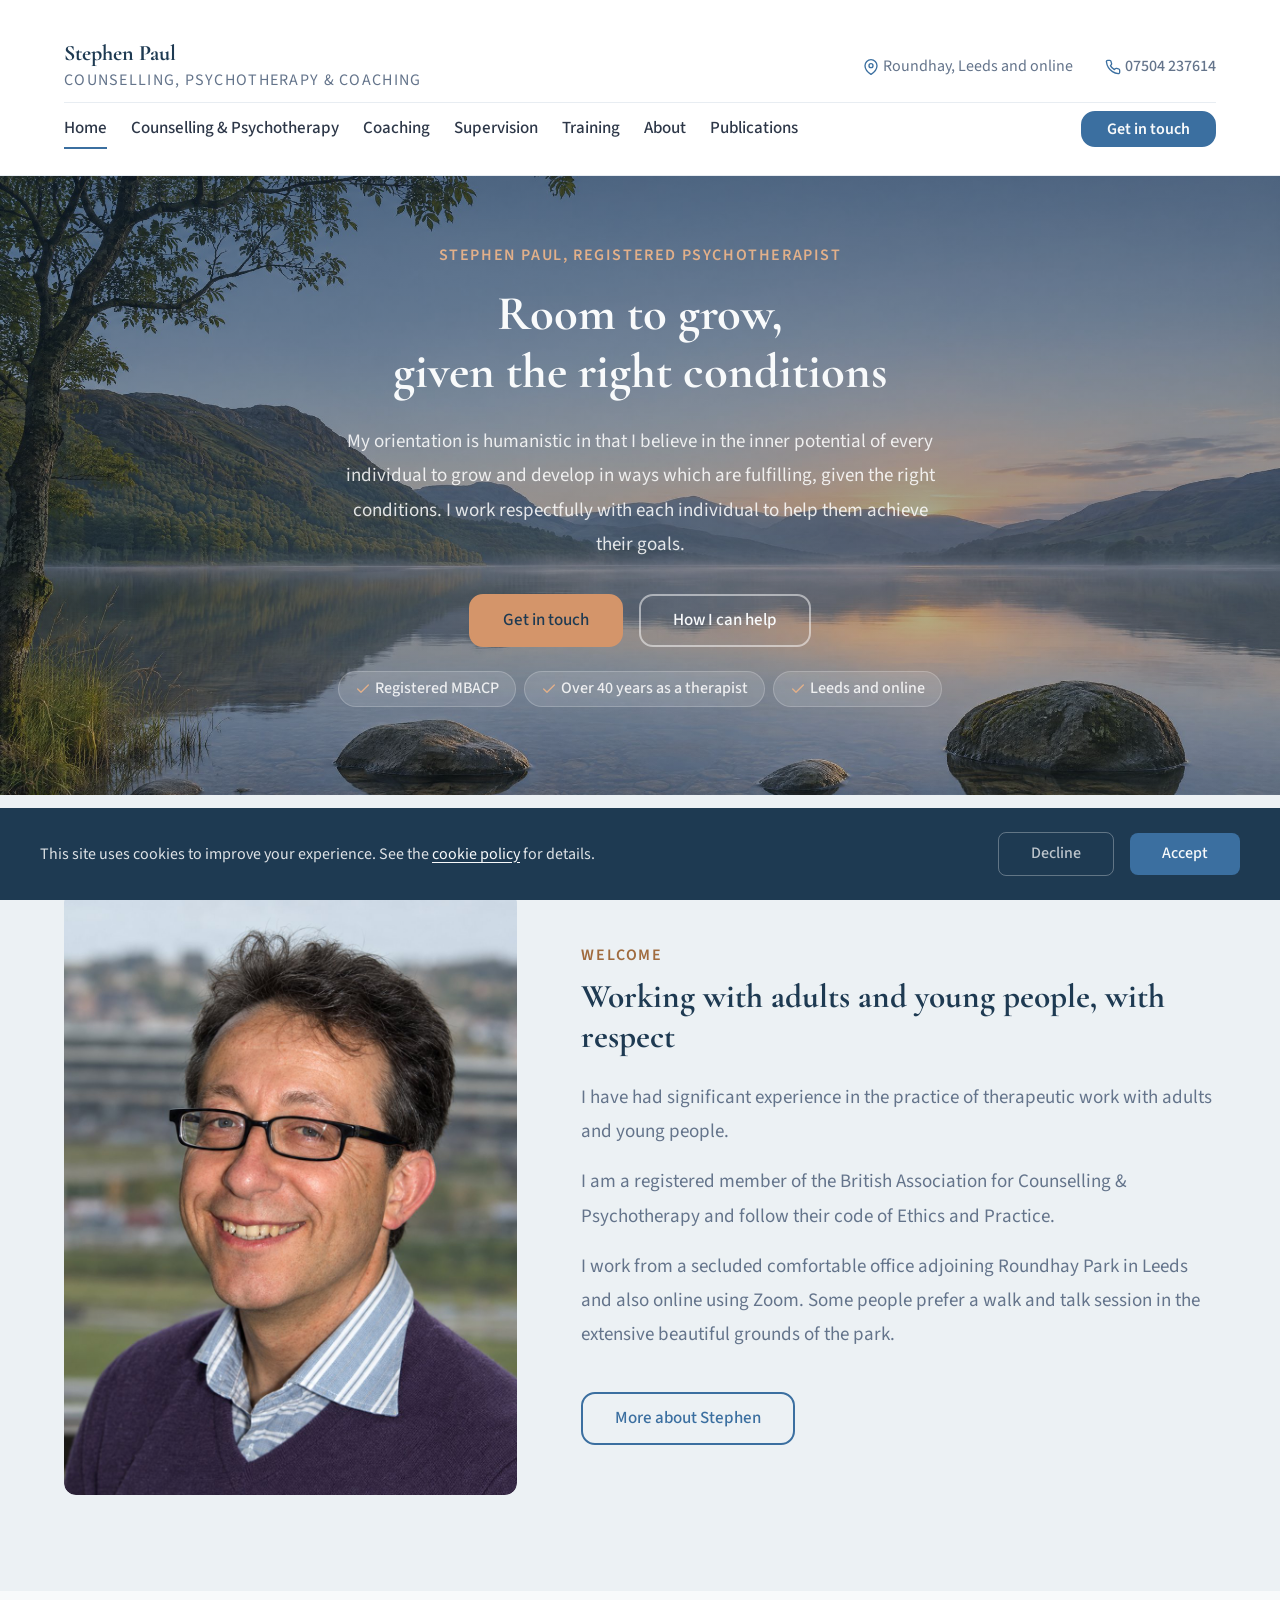
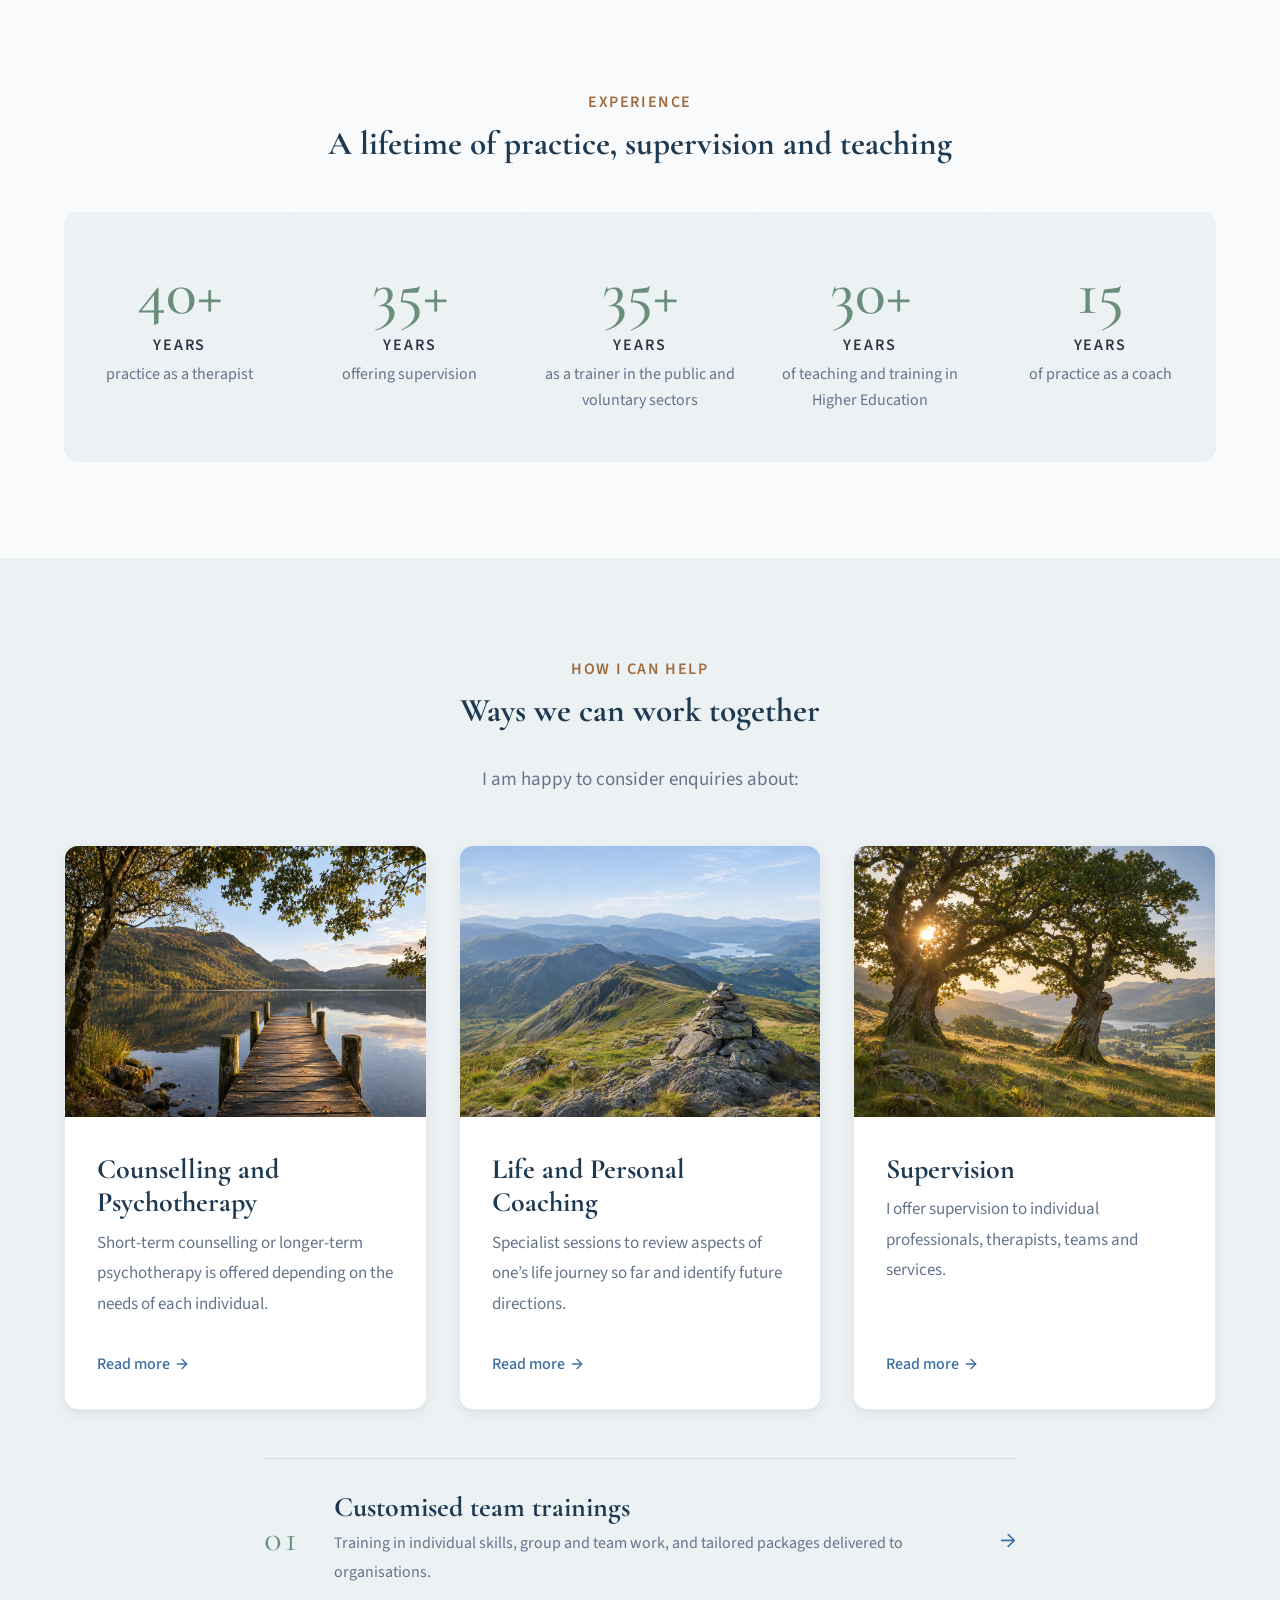
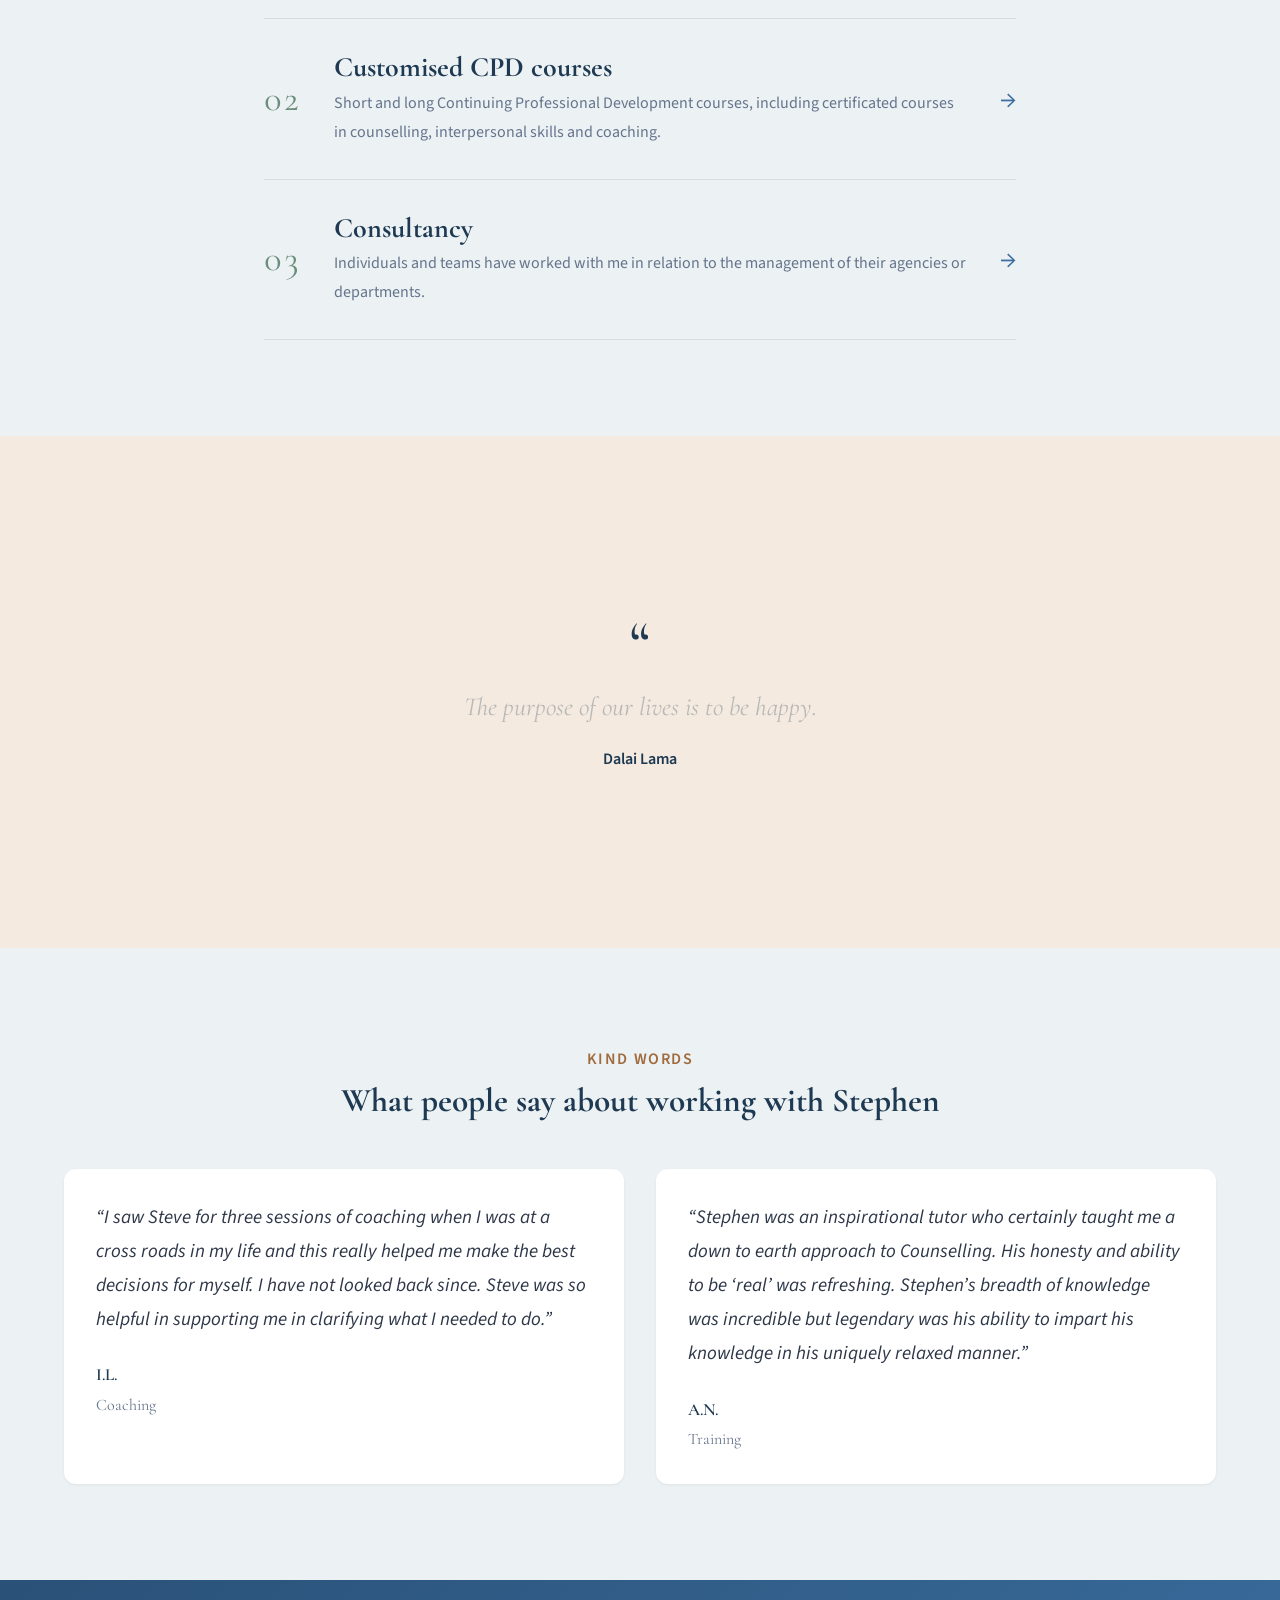
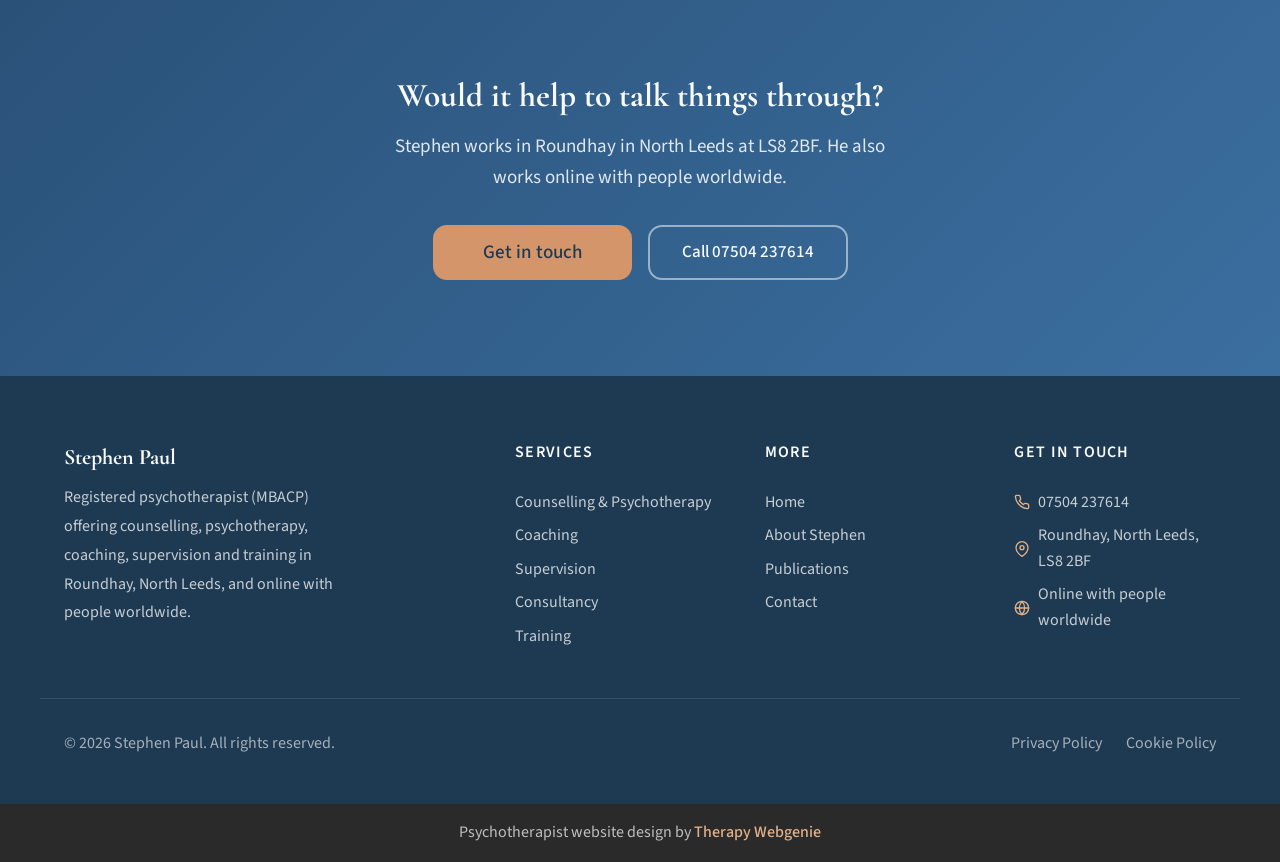
<file: index.html>
<!DOCTYPE html>
<html lang="en-GB" data-motion="auto">
<head>
  <meta charset="UTF-8">
  <meta name="viewport" content="width=device-width, initial-scale=1.0">
  <title>Stephen Paul - Counselling and Psychotherapy in Leeds</title>
  <meta name="description" content="Stephen Paul, registered psychotherapist (MBACP): counselling, psychotherapy, coaching, supervision and training in Roundhay, North Leeds, and online.">
  <meta name="author" content="Stephen Paul">
  <meta name="robots" content="max-image-preview:large">
  <link rel="canonical" href="https://www.stephen-paul.co.uk/">

  <meta property="og:type" content="website">
  <meta property="og:url" content="https://www.stephen-paul.co.uk/">
  <meta property="og:title" content="Stephen Paul - Counselling and Psychotherapy in Leeds">
  <meta property="og:description" content="Stephen Paul, registered psychotherapist (MBACP): counselling, psychotherapy, coaching, supervision and training in Roundhay, North Leeds, and online.">
  <meta property="og:image" content="https://www.stephen-paul.co.uk/images/stephen-square.jpg">
  <meta property="og:locale" content="en_GB">

  <meta name="twitter:card" content="summary_large_image">
  <meta name="twitter:title" content="Stephen Paul - Counselling and Psychotherapy in Leeds">
  <meta name="twitter:description" content="Stephen Paul, registered psychotherapist (MBACP): counselling, psychotherapy, coaching, supervision and training in Roundhay, North Leeds, and online.">
  <meta name="twitter:image" content="https://www.stephen-paul.co.uk/images/stephen-square.jpg">

  <link rel="icon" href="images/favicon.png" type="image/png" sizes="96x96">
  <link rel="apple-touch-icon" href="images/apple-touch-icon.png">

  <link rel="preconnect" href="https://fonts.googleapis.com">
  <link rel="preconnect" href="https://fonts.gstatic.com" crossorigin>

  <link rel="stylesheet" href="css/base.css?v=1">
  <link rel="stylesheet" href="css/components.css?v=1">
  <link rel="stylesheet" href="css/theme.css?v=1">
  <!-- PROFILE:schema -->
  <script type="application/ld+json">
{
  "@context": "https://schema.org",
  "@type": "ProfessionalService",
  "name": "Stephen Paul",
  "description": "Registered psychotherapist (MBACP) offering counselling, psychotherapy, coaching, supervision, training and consultancy in Roundhay, North Leeds, and online worldwide.",
  "url": "https://www.stephen-paul.co.uk/",
  "telephone": "+44 7504 237614",
  "image": "https://www.stephen-paul.co.uk/images/stephen-square.jpg",
  "address": {
    "@type": "PostalAddress",
    "addressLocality": "Leeds",
    "addressRegion": "West Yorkshire",
    "postalCode": "LS8 2BF",
    "addressCountry": "GB"
  },
  "areaServed": [
    "Leeds",
    "Online"
  ]
}
  </script>
  <!-- /PROFILE:schema -->
  <script type="application/ld+json">
{
  "@context": "https://schema.org",
  "@type": "WebPage",
  "url": "https://www.stephen-paul.co.uk/",
  "primaryImageOfPage": {
    "@type": "ImageObject",
    "url": "https://www.stephen-paul.co.uk/images/stephen-square.jpg"
  },
  "mainEntity": {
    "@type": "Person",
    "name": "Stephen Paul",
    "jobTitle": "Psychotherapist, coach, supervisor and trainer",
    "image": "https://www.stephen-paul.co.uk/images/stephen-square.jpg",
    "worksFor": {
      "@type": "ProfessionalService",
      "name": "Stephen Paul"
    }
  }
}
  </script>
</head>
<body>

  <a href="#main" class="skip-link">Skip to main content</a>

  <!-- SECTION: nav -->
  <nav class="nav nav--two-tier" role="navigation" aria-label="Main navigation">
    <div class="container">
      <div class="nav__top">
        <a href="./" class="nav__brand nav__brand--inline">
          <!-- PROFILE:logo --><!-- /PROFILE:logo -->
          <div class="nav__brand-text">
            <span class="nav__name"><!-- PROFILE:site_title -->Stephen Paul<!-- /PROFILE:site_title --></span>
            <span class="nav__title"><!-- PROFILE:site_slogan -->Counselling, Psychotherapy &amp; Coaching<!-- /PROFILE:site_slogan --></span>
          </div>
        </a>
        <div class="nav__contact">
          <div class="nav__contact-item">
            <svg xmlns="http://www.w3.org/2000/svg" viewBox="0 0 24 24" fill="none" stroke="currentColor" stroke-width="2" stroke-linecap="round" stroke-linejoin="round" aria-hidden="true"><path d="M21 10c0 7-9 13-9 13s-9-6-9-13a9 9 0 0 1 18 0z"></path><circle cx="12" cy="10" r="3"></circle></svg>
            <span>Roundhay, Leeds and online</span>
          </div>
          <div class="nav__contact-item">
            <svg xmlns="http://www.w3.org/2000/svg" viewBox="0 0 24 24" fill="none" stroke="currentColor" stroke-width="2" stroke-linecap="round" stroke-linejoin="round" aria-hidden="true"><path d="M22 16.92v3a2 2 0 0 1-2.18 2 19.79 19.79 0 0 1-8.63-3.07 19.5 19.5 0 0 1-6-6 19.79 19.79 0 0 1-3.07-8.67A2 2 0 0 1 4.11 2h3a2 2 0 0 1 2 1.72 12.84 12.84 0 0 0 .7 2.81 2 2 0 0 1-.45 2.11L8.09 9.91a16 16 0 0 0 6 6l1.27-1.27a2 2 0 0 1 2.11-.45 12.84 12.84 0 0 0 2.81.7A2 2 0 0 1 22 16.92z"></path></svg>
            <a href="tel:07504237614">07504 237614</a>
          </div>
        </div>
      </div>
      <div class="nav__bottom">
        <div class="nav__links">
          <a href="./" class="nav__link nav__link--active" aria-current="page">Home</a>
          <a href="counselling-psychotherapy.html" class="nav__link">Counselling &amp; Psychotherapy</a>
          <a href="coaching.html" class="nav__link">Coaching</a>
          <a href="supervision.html" class="nav__link">Supervision</a>
          <a href="training.html" class="nav__link">Training</a>
          <a href="about.html" class="nav__link">About</a>
          <a href="publications.html" class="nav__link">Publications</a>
          <a href="contact.html" class="btn btn--primary nav__cta">Get in touch</a>
        </div>
        <button class="nav__toggle" aria-label="Open menu" aria-expanded="false" aria-controls="mobile-menu">
          <span class="nav__toggle-bar"></span>
          <span class="nav__toggle-bar"></span>
          <span class="nav__toggle-bar"></span>
        </button>
      </div>
    </div>
    <div class="nav__mobile" id="mobile-menu" role="menu">
          <a href="./" class="nav__link nav__link--active" aria-current="page" role="menuitem">Home</a>
          <a href="counselling-psychotherapy.html" class="nav__link" role="menuitem">Counselling &amp; Psychotherapy</a>
          <a href="coaching.html" class="nav__link" role="menuitem">Coaching</a>
          <a href="supervision.html" class="nav__link" role="menuitem">Supervision</a>
          <a href="training.html" class="nav__link" role="menuitem">Training</a>
          <a href="about.html" class="nav__link" role="menuitem">About</a>
          <a href="publications.html" class="nav__link" role="menuitem">Publications</a>
      <a href="contact.html" class="btn btn--primary" role="menuitem">Get in touch</a>
      <div class="nav__mobile-contact">
        <div class="nav__contact-item">
          <a href="tel:07504237614">07504 237614</a>
        </div>
      </div>
    </div>
  </nav>
  <!-- /SECTION: nav -->

  <!-- Compact scroll header -->
  <div class="nav-scroll" aria-hidden="true">
    <div class="container nav-scroll__inner">
      <div class="nav-scroll__brand">
        <span class="nav-scroll__name"><!-- PROFILE:site_title -->Stephen Paul<!-- /PROFILE:site_title --></span>
        <span class="nav-scroll__title"><!-- PROFILE:site_slogan -->Counselling, Psychotherapy &amp; Coaching<!-- /PROFILE:site_slogan --></span>
      </div>
      <div class="nav-scroll__right">
        <a href="tel:07504237614" class="nav-scroll__phone" tabindex="-1">
          <svg xmlns="http://www.w3.org/2000/svg" viewBox="0 0 24 24" fill="none" stroke="currentColor" stroke-width="2" stroke-linecap="round" stroke-linejoin="round" aria-hidden="true"><path d="M22 16.92v3a2 2 0 0 1-2.18 2 19.79 19.79 0 0 1-8.63-3.07 19.5 19.5 0 0 1-6-6 19.79 19.79 0 0 1-3.07-8.67A2 2 0 0 1 4.11 2h3a2 2 0 0 1 2 1.72 12.84 12.84 0 0 0 .7 2.81 2 2 0 0 1-.45 2.11L8.09 9.91a16 16 0 0 0 6 6l1.27-1.27a2 2 0 0 1 2.11-.45 12.84 12.84 0 0 0 2.81.7A2 2 0 0 1 22 16.92z"></path></svg>
          07504 237614
        </a>
        <a href="tel:07504237614" class="nav-scroll__phone-icon" aria-label="Call Stephen" tabindex="-1">
          <svg xmlns="http://www.w3.org/2000/svg" viewBox="0 0 24 24" fill="none" stroke="currentColor" stroke-width="2" stroke-linecap="round" stroke-linejoin="round" aria-hidden="true"><path d="M22 16.92v3a2 2 0 0 1-2.18 2 19.79 19.79 0 0 1-8.63-3.07 19.5 19.5 0 0 1-6-6 19.79 19.79 0 0 1-3.07-8.67A2 2 0 0 1 4.11 2h3a2 2 0 0 1 2 1.72 12.84 12.84 0 0 0 .7 2.81 2 2 0 0 1-.45 2.11L8.09 9.91a16 16 0 0 0 6 6l1.27-1.27a2 2 0 0 1 2.11-.45 12.84 12.84 0 0 0 2.81.7A2 2 0 0 1 22 16.92z"></path></svg>
        </a>
        <button class="nav-scroll__toggle" aria-label="Open menu" tabindex="-1">
          <span class="nav-scroll__toggle-bar"></span>
          <span class="nav-scroll__toggle-bar"></span>
          <span class="nav-scroll__toggle-bar"></span>
        </button>
      </div>
    </div>
  </div>

  <main id="main">

    <!-- SECTION: hero -->
    <section class="hero hero--fullwidth hero--entrance" style="background-image: linear-gradient(rgb(18 38 56 / 55%), rgb(18 38 56 / 22%)), url('images/hero-bg.jpg'); background-size: cover; background-position: center center;">
      <div class="container hero__inner">
        <div class="hero__content">
          <span class="hero__label">Stephen Paul, registered psychotherapist</span>
          <h1 class="hero__heading">Room to grow,<br class="hide-mobile"> given the right conditions</h1>
          <p class="hero__text">My orientation is humanistic in that I believe in the inner potential of every individual to grow and develop in ways which are fulfilling, given the right conditions. I work respectfully with each individual to help them achieve their goals.</p>
          <div class="hero__actions">
            <a href="contact.html" class="btn btn--accent">Get in touch</a>
            <a href="#services" class="btn btn--secondary">How I can help</a>
          </div>
          <ul class="hero__ticks">
            <li><svg xmlns="http://www.w3.org/2000/svg" viewBox="0 0 24 24" fill="none" stroke="currentColor" stroke-width="2" stroke-linecap="round" stroke-linejoin="round" aria-hidden="true"><polyline points="20 6 9 17 4 12"></polyline></svg> Registered MBACP</li>
            <li><svg xmlns="http://www.w3.org/2000/svg" viewBox="0 0 24 24" fill="none" stroke="currentColor" stroke-width="2" stroke-linecap="round" stroke-linejoin="round" aria-hidden="true"><polyline points="20 6 9 17 4 12"></polyline></svg> Over 40 years as a therapist</li>
            <li><svg xmlns="http://www.w3.org/2000/svg" viewBox="0 0 24 24" fill="none" stroke="currentColor" stroke-width="2" stroke-linecap="round" stroke-linejoin="round" aria-hidden="true"><polyline points="20 6 9 17 4 12"></polyline></svg> Leeds and online</li>
          </ul>
        </div>
      </div>
    </section>
    <!-- /SECTION: hero -->

    <!-- SECTION: intro -->
    <section class="section section--alt reveal">
      <div class="container intro__inner">
        <div class="intro__image-wrap">
          <img src="images/stephen-portrait.jpg" alt="Stephen Paul, psychotherapist, coach and supervisor" class="intro__image" loading="lazy" width="960" height="1280">
        </div>
        <div class="intro__text">
          <span class="section-label">Welcome</span>
          <h2>Working with adults and young people, with respect</h2>
          <p>I have had significant experience in the practice of therapeutic work with adults and young people.</p>
          <p>I am a registered member of the British Association for Counselling &amp; Psychotherapy and follow their code of Ethics and Practice.</p>
          <p>I work from a secluded comfortable office adjoining Roundhay Park in Leeds and also online using Zoom. Some people prefer a walk and talk session in the extensive beautiful grounds of the park.</p>
          <a href="about.html" class="btn btn--secondary">More about Stephen</a>
        </div>
      </div>
    </section>
    <!-- /SECTION: intro -->

    <!-- SECTION: experience -->
    <section class="section reveal">
      <div class="container text-center">
        <span class="section-label">Experience</span>
        <h2>A lifetime of practice, supervision and teaching</h2>
      </div>
      <div class="container">
        <div class="stats stats--warm">
        <div class="stat"><div class="stat__number">40+</div><div class="stat__label">Years</div><div class="stat__sub">practice as a therapist</div></div>
        <div class="stat"><div class="stat__number">35+</div><div class="stat__label">Years</div><div class="stat__sub">offering supervision</div></div>
        <div class="stat"><div class="stat__number">35+</div><div class="stat__label">Years</div><div class="stat__sub">as a trainer in the public and voluntary sectors</div></div>
        <div class="stat"><div class="stat__number">30+</div><div class="stat__label">Years</div><div class="stat__sub">of teaching and training in Higher Education</div></div>
        <div class="stat"><div class="stat__number">15</div><div class="stat__label">Years</div><div class="stat__sub">of practice as a coach</div></div>
        </div>
      </div>
    </section>
    <!-- /SECTION: experience -->

    <!-- SECTION: services-overview -->
    <section class="section section--alt reveal" id="services">
      <div class="container text-center">
        <span class="section-label">How I can help</span>
        <h2>Ways we can work together</h2>
        <p class="section-subtitle">I am happy to consider enquiries about:</p>
      </div>
      <div class="container grid grid--3">
        <a href="counselling-psychotherapy.html" class="card card--image-top">
          <div class="card__image-wrap"><img src="images/card-counselling.jpg" alt="A wooden jetty reaching into a calm lake in golden morning light" class="card__image" loading="lazy" width="1200" height="900"></div>
          <div class="card__body">
            <h3 class="card__title">Counselling and Psychotherapy</h3>
            <p class="card__text">Short-term counselling or longer-term psychotherapy is offered depending on the needs of each individual.</p>
            <span class="card__link">Read more <svg xmlns="http://www.w3.org/2000/svg" viewBox="0 0 24 24" fill="none" stroke="currentColor" stroke-width="2" stroke-linecap="round" stroke-linejoin="round" aria-hidden="true"><line x1="5" y1="12" x2="19" y2="12"></line><polyline points="12 5 19 12 12 19"></polyline></svg></span>
          </div>
        </a>
        <a href="coaching.html" class="card card--image-top">
          <div class="card__image-wrap"><img src="images/card-coaching.jpg" alt="A stone cairn on a grassy summit looking out over blue fells" class="card__image" loading="lazy" width="1200" height="900"></div>
          <div class="card__body">
            <h3 class="card__title">Life and Personal Coaching</h3>
            <p class="card__text">Specialist sessions to review aspects of one&rsquo;s life journey so far and identify future directions.</p>
            <span class="card__link">Read more <svg xmlns="http://www.w3.org/2000/svg" viewBox="0 0 24 24" fill="none" stroke="currentColor" stroke-width="2" stroke-linecap="round" stroke-linejoin="round" aria-hidden="true"><line x1="5" y1="12" x2="19" y2="12"></line><polyline points="12 5 19 12 12 19"></polyline></svg></span>
          </div>
        </a>
        <a href="supervision.html" class="card card--image-top">
          <div class="card__image-wrap"><img src="images/card-supervision.jpg" alt="Two old oak trees side by side on a fellside meadow in warm light" class="card__image" loading="lazy" width="1200" height="900"></div>
          <div class="card__body">
            <h3 class="card__title">Supervision</h3>
            <p class="card__text">I offer supervision to individual professionals, therapists, teams and services.</p>
            <span class="card__link">Read more <svg xmlns="http://www.w3.org/2000/svg" viewBox="0 0 24 24" fill="none" stroke="currentColor" stroke-width="2" stroke-linecap="round" stroke-linejoin="round" aria-hidden="true"><line x1="5" y1="12" x2="19" y2="12"></line><polyline points="12 5 19 12 12 19"></polyline></svg></span>
          </div>
        </a>
      </div>
      <div class="container container--narrow">
        <ol class="service-list service-list--numbered">
          <li class="service-list__item"><a class="service-list__link" href="training.html"><div class="service-list__body"><h3 class="service-list__title">Customised team trainings</h3><p class="service-list__text">Training in individual skills, group and team work, and tailored packages delivered to organisations.</p></div><span class="service-list__arrow" aria-hidden="true">&rarr;</span></a></li>
          <li class="service-list__item"><a class="service-list__link" href="training.html"><div class="service-list__body"><h3 class="service-list__title">Customised CPD courses</h3><p class="service-list__text">Short and long Continuing Professional Development courses, including certificated courses in counselling, interpersonal skills and coaching.</p></div><span class="service-list__arrow" aria-hidden="true">&rarr;</span></a></li>
          <li class="service-list__item"><a class="service-list__link" href="supervision.html#consultancy"><div class="service-list__body"><h3 class="service-list__title">Consultancy</h3><p class="service-list__text">Individuals and teams have worked with me in relation to the management of their agencies or departments.</p></div><span class="service-list__arrow" aria-hidden="true">&rarr;</span></a></li>
        </ol>
      </div>
    </section>
    <!-- /SECTION: services-overview -->

    <!-- SECTION: blockquote -->
    <section class="section band band--2 reveal">
      <div class="container container--narrow">
        <blockquote class="blockquote blockquote--pull blockquote--scrub">
          <p class="blockquote__text">The purpose of our lives is to be happy.</p>
          <cite class="blockquote__cite">Dalai Lama</cite>
        </blockquote>
      </div>
    </section>
    <!-- /SECTION: blockquote -->

    <!-- SECTION: testimonials -->
    <section class="section section--alt reveal">
      <div class="container text-center">
        <span class="section-label">Kind words</span>
        <h2>What people say about working with Stephen</h2>
      </div>
      <div class="container grid grid--2">
        <figure class="testimonial testimonial--card">
          <blockquote class="testimonial__quote">&ldquo;I saw Steve for three sessions of coaching when I was at a cross roads in my life and this really helped me make the best decisions for myself. I have not looked back since. Steve was so helpful in supporting me in clarifying what I needed to do.&rdquo;</blockquote>
          <figcaption><p class="testimonial__author">I.L.</p>
          <p class="testimonial__detail">Coaching</p></figcaption>
        </figure>
        <figure class="testimonial testimonial--card">
          <blockquote class="testimonial__quote">&ldquo;Stephen was an inspirational tutor who certainly taught me a down to earth approach to Counselling. His honesty and ability to be &lsquo;real&rsquo; was refreshing. Stephen&rsquo;s breadth of knowledge was incredible but legendary was his ability to impart his knowledge in his uniquely relaxed manner.&rdquo;</blockquote>
          <figcaption><p class="testimonial__author">A.N.</p>
          <p class="testimonial__detail">Training</p></figcaption>
        </figure>
      </div>
    </section>
    <!-- /SECTION: testimonials -->

    <!-- SECTION: cta -->
    <section class="section cta-banner reveal">
      <div class="container text-center">
        <h2>Would it help to talk things through?</h2>
        <p>Stephen works in Roundhay in North Leeds at LS8 2BF. He also works online with people worldwide.</p>
        <div class="cta-banner__buttons">
          <a href="contact.html" class="btn btn--accent">Get in touch</a>
          <a href="tel:07504237614" class="btn btn--secondary">Call 07504 237614</a>
        </div>
      </div>
    </section>
    <!-- /SECTION: cta -->

  </main>

  <!-- SECTION: footer -->
  <footer class="footer">
    <div class="container footer__inner">
      <div class="footer__brand">
        <p class="footer__brand-name">Stephen Paul</p>
        <p class="footer__brand-text">Registered psychotherapist (MBACP) offering counselling, psychotherapy, coaching, supervision and training in Roundhay, North Leeds, and online with people worldwide.</p>
      </div>
      <div class="footer__col">
        <p class="footer__heading">Services</p>
        <div class="footer__links">
          <a href="counselling-psychotherapy.html" class="footer__link">Counselling &amp; Psychotherapy</a>
          <a href="coaching.html" class="footer__link">Coaching</a>
          <a href="supervision.html" class="footer__link">Supervision</a>
          <a href="supervision.html#consultancy" class="footer__link">Consultancy</a>
          <a href="training.html" class="footer__link">Training</a>
        </div>
      </div>
      <div class="footer__col">
        <p class="footer__heading">More</p>
        <div class="footer__links">
          <a href="./" class="footer__link">Home</a>
          <a href="about.html" class="footer__link">About Stephen</a>
          <a href="publications.html" class="footer__link">Publications</a>
          <a href="contact.html" class="footer__link">Contact</a>
        </div>
      </div>
      <div class="footer__col">
        <p class="footer__heading">Get in touch</p>
        <div class="footer__contact-item">
          <svg xmlns="http://www.w3.org/2000/svg" viewBox="0 0 24 24" fill="none" stroke="currentColor" stroke-width="2" stroke-linecap="round" stroke-linejoin="round" aria-hidden="true"><path d="M22 16.92v3a2 2 0 0 1-2.18 2 19.79 19.79 0 0 1-8.63-3.07 19.5 19.5 0 0 1-6-6 19.79 19.79 0 0 1-3.07-8.67A2 2 0 0 1 4.11 2h3a2 2 0 0 1 2 1.72 12.84 12.84 0 0 0 .7 2.81 2 2 0 0 1-.45 2.11L8.09 9.91a16 16 0 0 0 6 6l1.27-1.27a2 2 0 0 1 2.11-.45 12.84 12.84 0 0 0 2.81.7A2 2 0 0 1 22 16.92z"></path></svg>
          <!-- PROFILE:phone_mobile --><a href="tel:07504237614">07504 237614</a><!-- /PROFILE:phone_mobile -->
        </div>
        <div class="footer__contact-item">
          <svg xmlns="http://www.w3.org/2000/svg" viewBox="0 0 24 24" fill="none" stroke="currentColor" stroke-width="2" stroke-linecap="round" stroke-linejoin="round" aria-hidden="true"><path d="M21 10c0 7-9 13-9 13s-9-6-9-13a9 9 0 0 1 18 0z"></path><circle cx="12" cy="10" r="3"></circle></svg>
          <!-- PROFILE:address --><span>Roundhay, North Leeds, LS8 2BF</span><!-- /PROFILE:address -->
        </div>
        <div class="footer__contact-item">
          <svg xmlns="http://www.w3.org/2000/svg" viewBox="0 0 24 24" fill="none" stroke="currentColor" stroke-width="2" stroke-linecap="round" stroke-linejoin="round" aria-hidden="true"><circle cx="12" cy="12" r="10"></circle><line x1="2" y1="12" x2="22" y2="12"></line><path d="M12 2a15.3 15.3 0 0 1 4 10 15.3 15.3 0 0 1-4 10 15.3 15.3 0 0 1-4-10 15.3 15.3 0 0 1 4-10z"></path></svg>
          <span>Online with people worldwide</span>
        </div>
        <!-- PROFILE:social_linkedin --><!-- /PROFILE:social_linkedin -->
        <!-- PROFILE:email --><!-- /PROFILE:email -->
      </div>
    </div>
    <div class="container footer__bottom">
      <p class="footer__copyright">&copy; 2026 Stephen Paul. All rights reserved.</p>
      <div class="footer__legal">
        <a href="privacy.html">Privacy Policy</a>
        <a href="cookies-policy.html">Cookie Policy</a>
      </div>
    </div>
  </footer>
  <!-- /SECTION: footer -->

  <div class="site-credit">
    <p>Psychotherapist website design by <a href="https://www.therapywebgenie.com/website-design/psychotherapists/" target="_blank" rel="noopener nofollow">Therapy Webgenie</a></p>
  </div>

  <!-- Cookie Consent -->
  <div class="cookie-banner" role="dialog" aria-label="Cookie consent">
    <div class="cookie-banner__inner">
      <p class="cookie-banner__text">This site uses cookies to improve your experience. See the <a href="cookies-policy.html">cookie policy</a> for details.</p>
      <div class="cookie-banner__buttons">
        <button class="cookie-banner__accept">Accept</button>
        <button class="cookie-banner__decline">Decline</button>
      </div>
    </div>
  </div>

  <!-- Back to Top -->
  <button class="back-to-top" aria-label="Back to top">
    <svg xmlns="http://www.w3.org/2000/svg" viewBox="0 0 24 24" fill="none" stroke="currentColor" stroke-width="2" stroke-linecap="round" stroke-linejoin="round" aria-hidden="true"><polyline points="18 15 12 9 6 15"></polyline></svg>
  </button>

  <script src="js/main.js?v=1"></script>
</body>
</html>
</file>
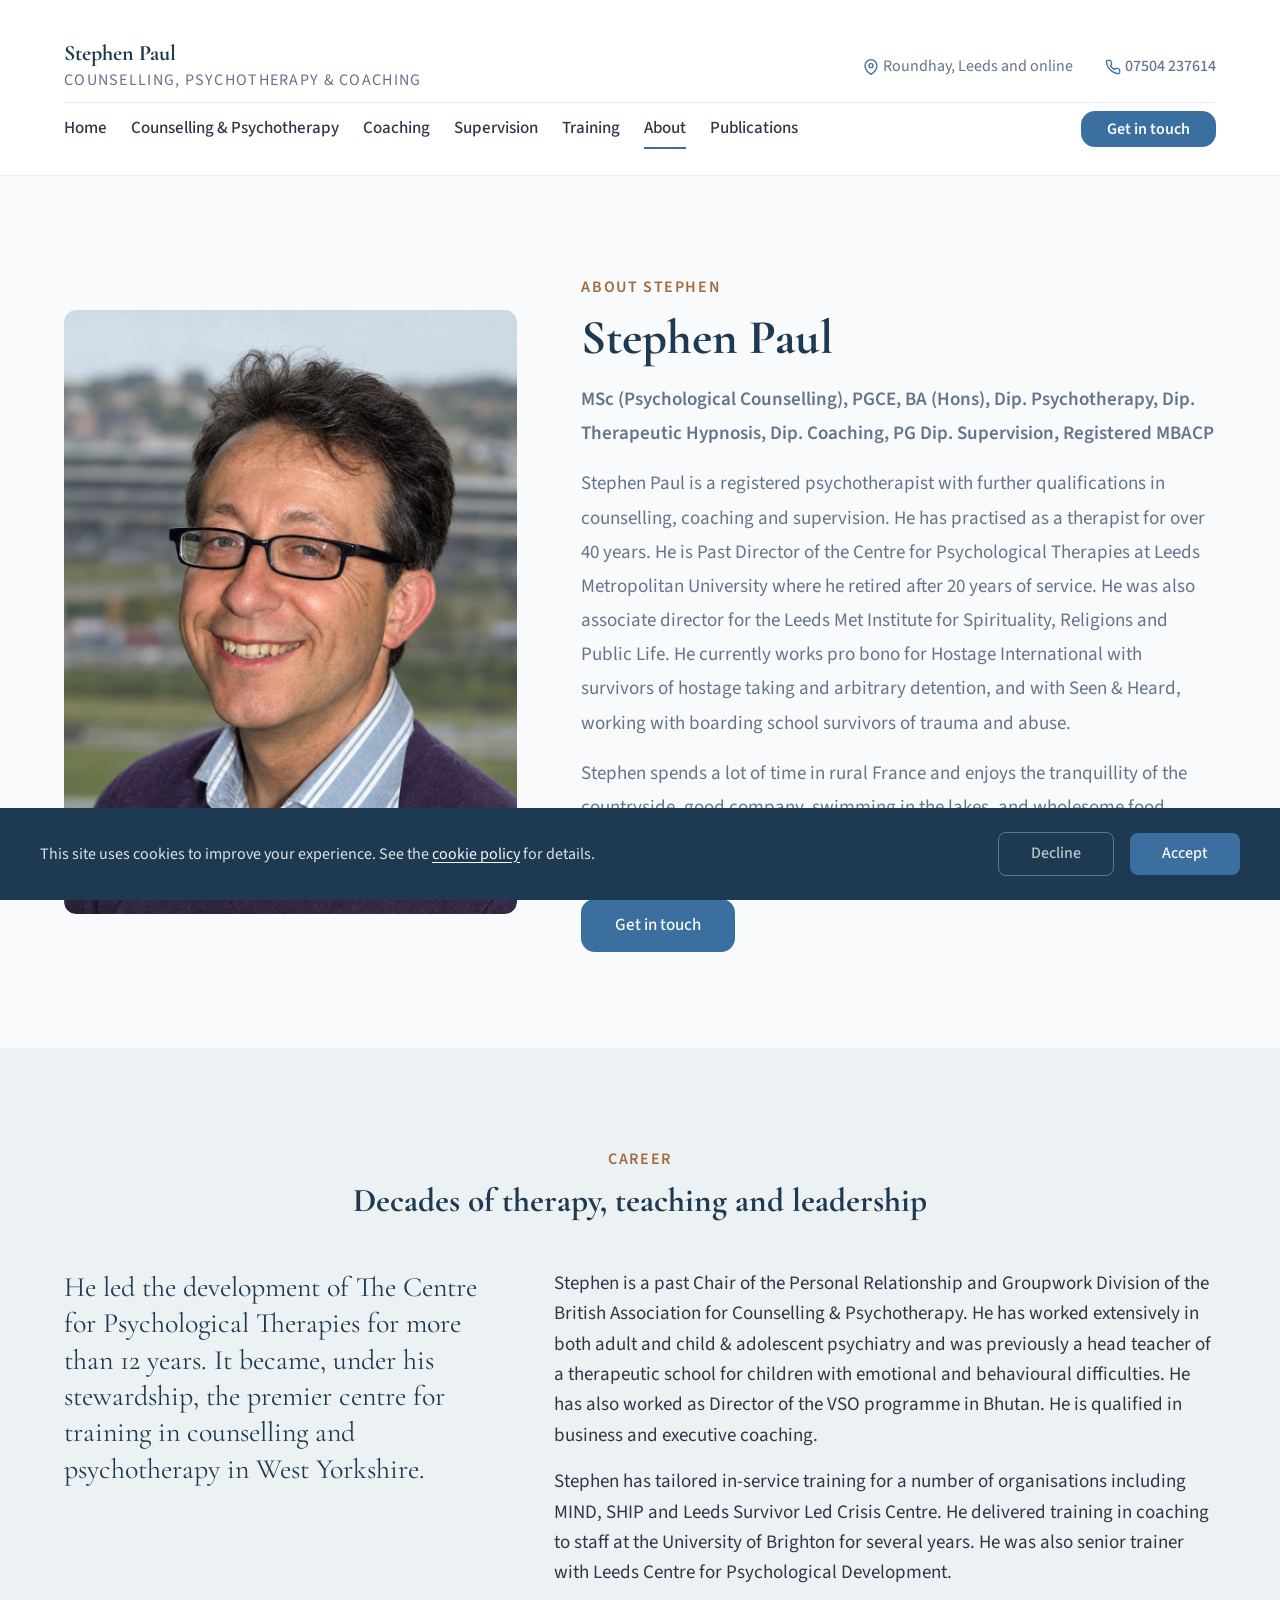
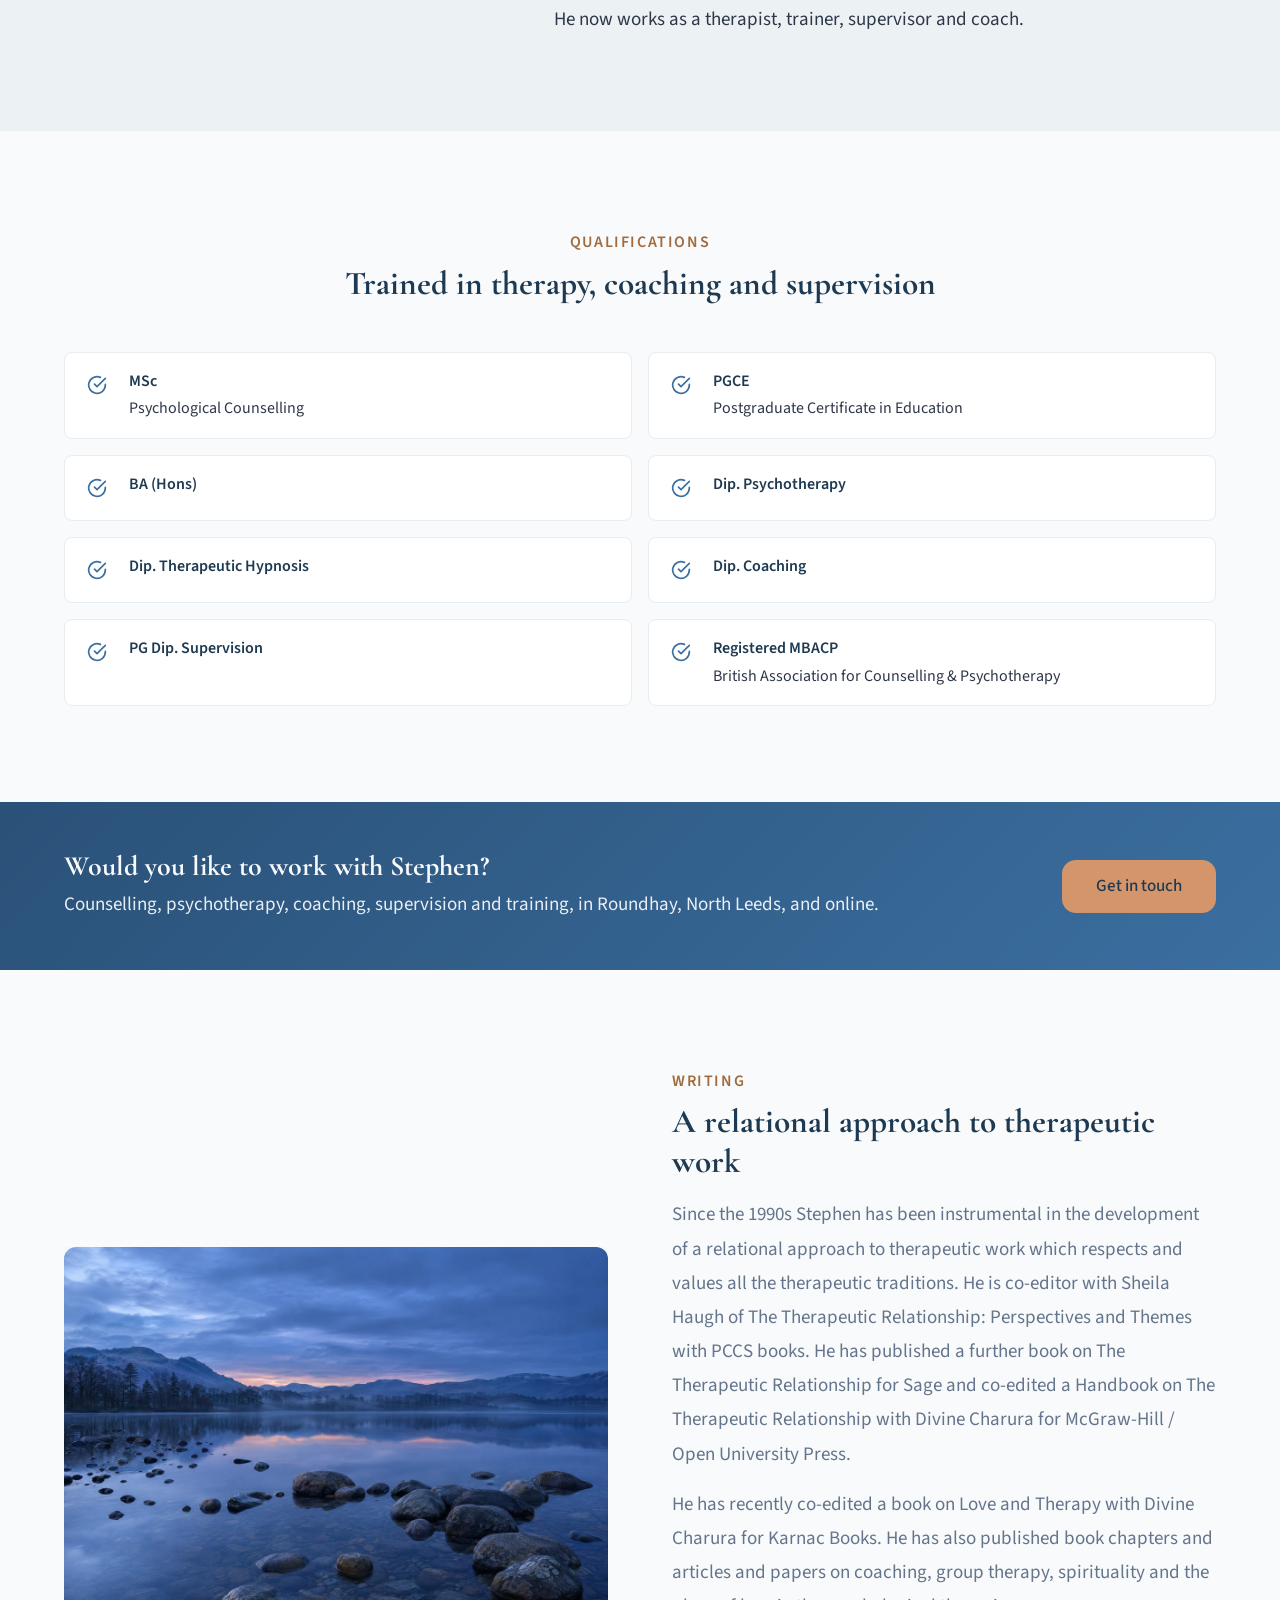
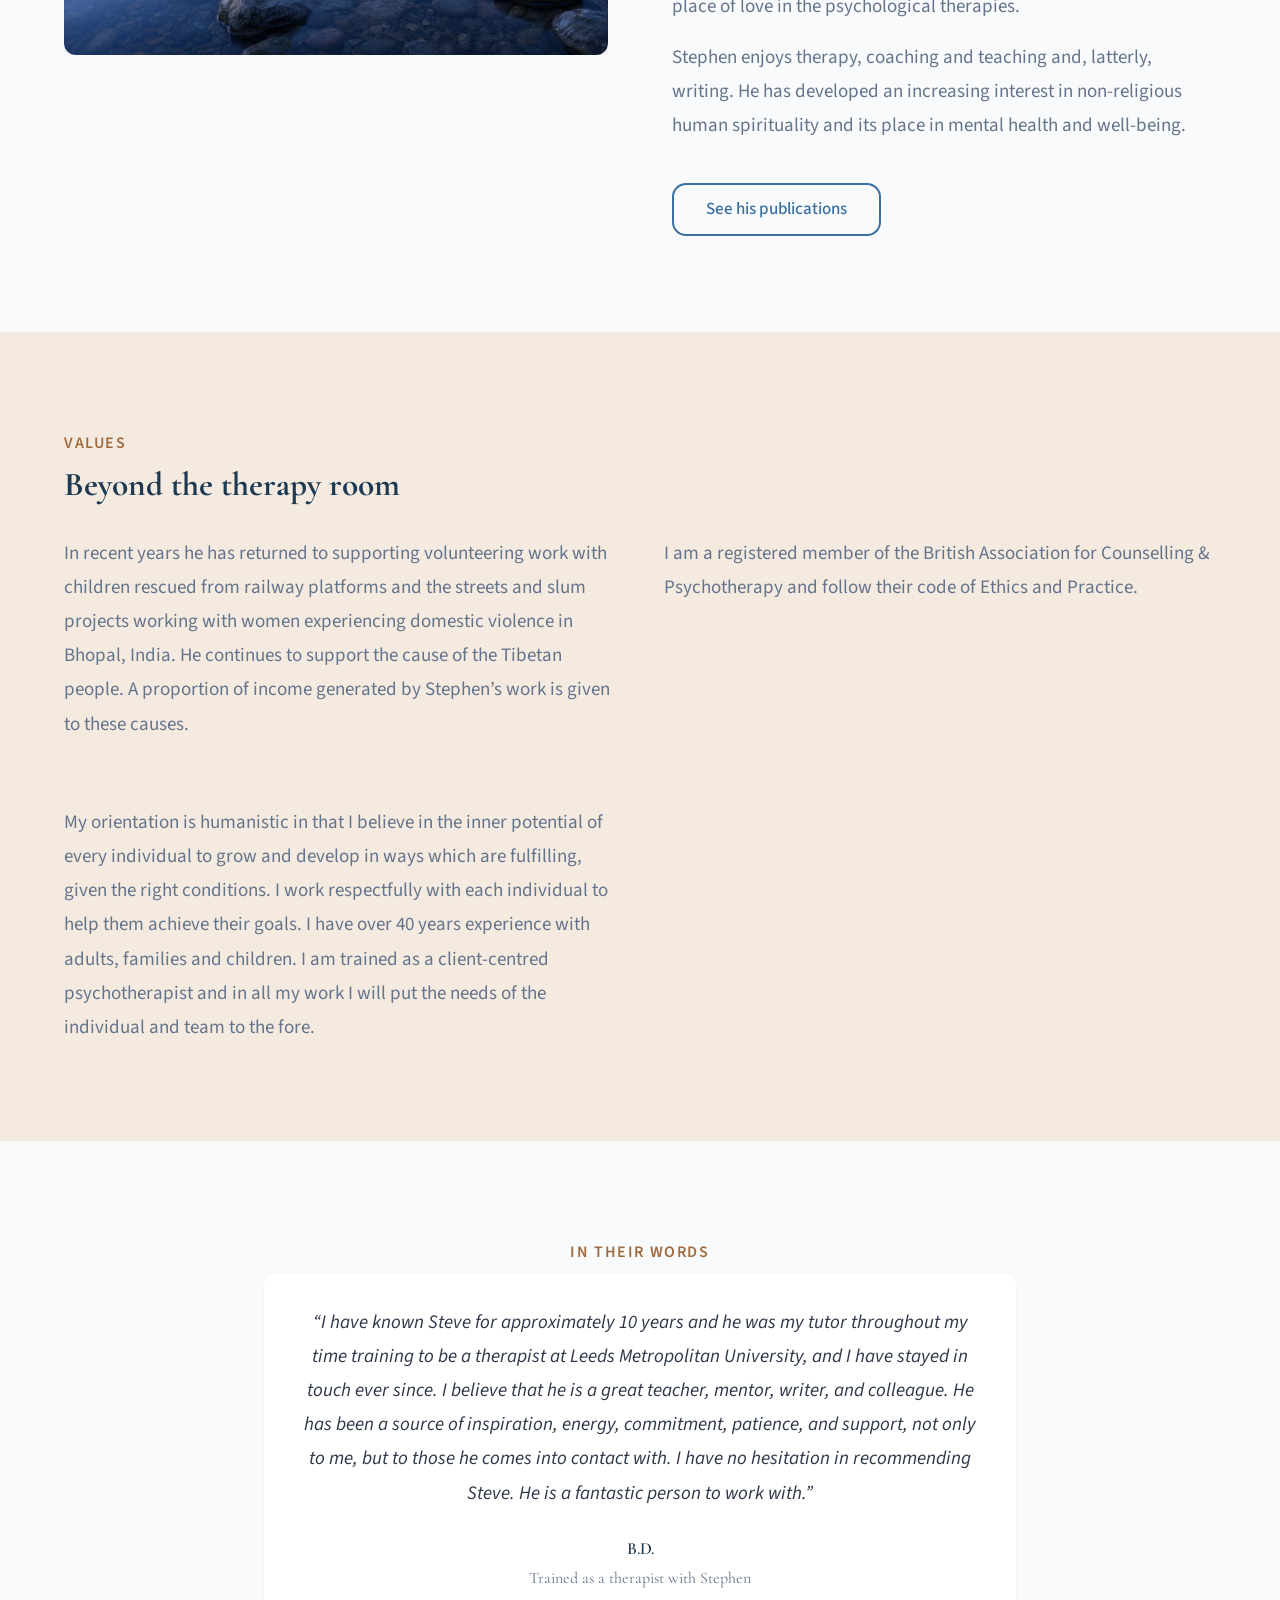
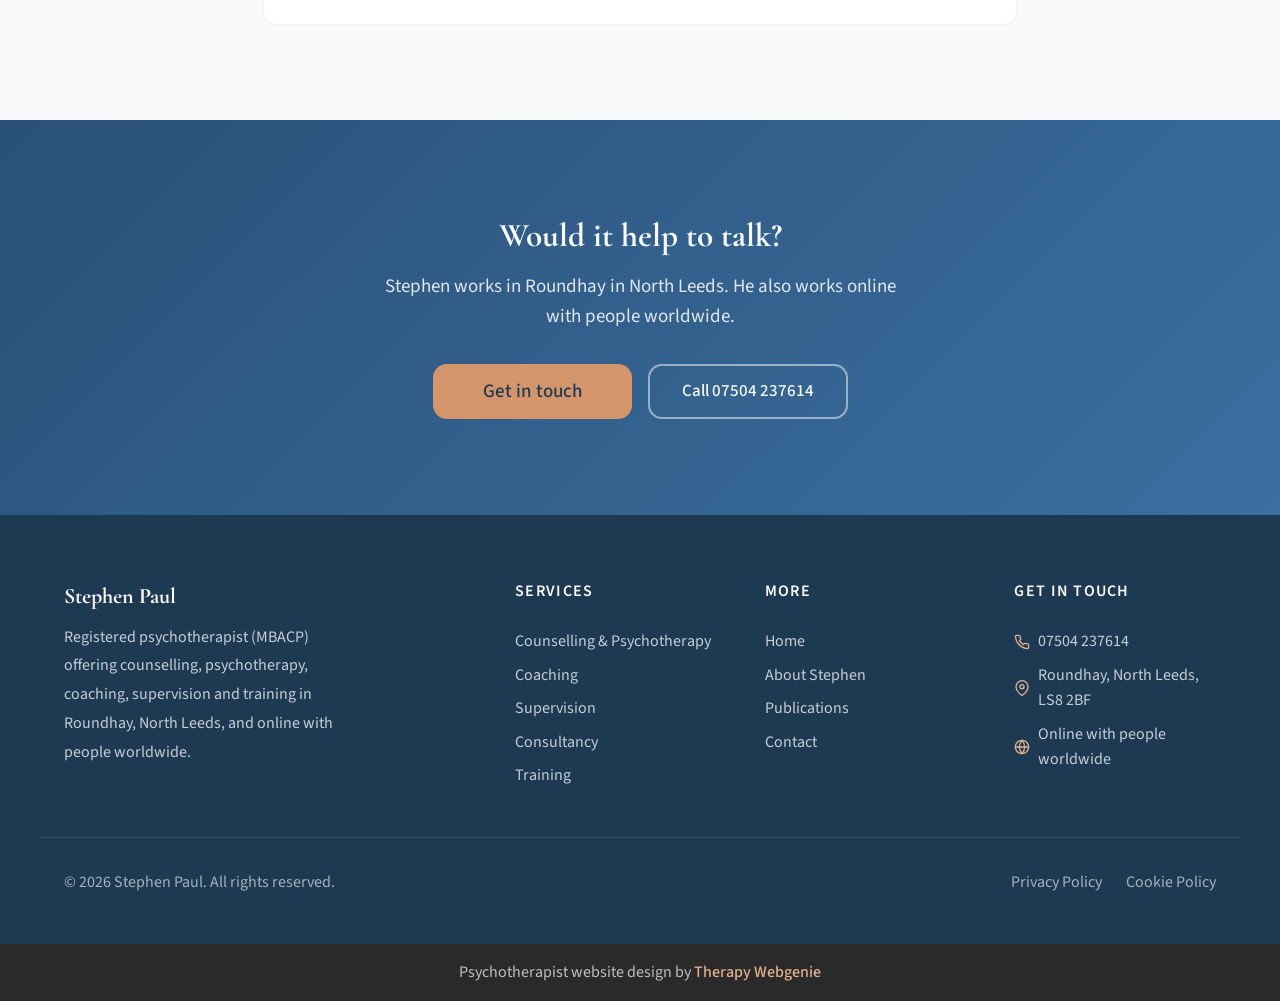
<file: about.html>
<!DOCTYPE html>
<html lang="en-GB" data-motion="auto">
<head>
  <meta charset="UTF-8">
  <meta name="viewport" content="width=device-width, initial-scale=1.0">
  <title>About Stephen Paul, Psychotherapist and Author</title>
  <meta name="description" content="Stephen Paul MSc, registered psychotherapist (MBACP), coach, supervisor, trainer and author on the therapeutic relationship, based in Leeds.">
  <meta name="author" content="Stephen Paul">
  <meta name="robots" content="max-image-preview:large">
  <link rel="canonical" href="https://www.stephen-paul.co.uk/about.html">

  <meta property="og:type" content="website">
  <meta property="og:url" content="https://www.stephen-paul.co.uk/about.html">
  <meta property="og:title" content="About Stephen Paul, Psychotherapist and Author">
  <meta property="og:description" content="Stephen Paul MSc, registered psychotherapist (MBACP), coach, supervisor, trainer and author on the therapeutic relationship, based in Leeds.">
  <meta property="og:image" content="https://www.stephen-paul.co.uk/images/stephen-square.jpg">
  <meta property="og:locale" content="en_GB">

  <meta name="twitter:card" content="summary_large_image">
  <meta name="twitter:title" content="About Stephen Paul, Psychotherapist and Author">
  <meta name="twitter:description" content="Stephen Paul MSc, registered psychotherapist (MBACP), coach, supervisor, trainer and author on the therapeutic relationship, based in Leeds.">
  <meta name="twitter:image" content="https://www.stephen-paul.co.uk/images/stephen-square.jpg">

  <link rel="icon" href="images/favicon.png" type="image/png" sizes="96x96">
  <link rel="apple-touch-icon" href="images/apple-touch-icon.png">

  <link rel="preconnect" href="https://fonts.googleapis.com">
  <link rel="preconnect" href="https://fonts.gstatic.com" crossorigin>

  <link rel="stylesheet" href="css/base.css?v=1">
  <link rel="stylesheet" href="css/components.css?v=1">
  <link rel="stylesheet" href="css/theme.css?v=1">
  <!-- PROFILE:schema -->
  <script type="application/ld+json">
{
  "@context": "https://schema.org",
  "@type": "ProfessionalService",
  "name": "Stephen Paul",
  "description": "Registered psychotherapist (MBACP) offering counselling, psychotherapy, coaching, supervision, training and consultancy in Roundhay, North Leeds, and online worldwide.",
  "url": "https://www.stephen-paul.co.uk/",
  "telephone": "+44 7504 237614",
  "image": "https://www.stephen-paul.co.uk/images/stephen-square.jpg",
  "address": {
    "@type": "PostalAddress",
    "addressLocality": "Leeds",
    "addressRegion": "West Yorkshire",
    "postalCode": "LS8 2BF",
    "addressCountry": "GB"
  },
  "areaServed": [
    "Leeds",
    "Online"
  ]
}
  </script>
  <!-- /PROFILE:schema -->
  <script type="application/ld+json">
{
  "@context": "https://schema.org",
  "@type": "WebPage",
  "url": "https://www.stephen-paul.co.uk/about.html",
  "primaryImageOfPage": {
    "@type": "ImageObject",
    "url": "https://www.stephen-paul.co.uk/images/stephen-square.jpg"
  },
  "mainEntity": {
    "@type": "Person",
    "name": "Stephen Paul",
    "jobTitle": "Psychotherapist, coach, supervisor and trainer",
    "image": "https://www.stephen-paul.co.uk/images/stephen-square.jpg",
    "worksFor": {
      "@type": "ProfessionalService",
      "name": "Stephen Paul"
    }
  }
}
  </script>
  <script type="application/ld+json">
{
  "@context": "https://schema.org",
  "@type": "BreadcrumbList",
  "itemListElement": [
    {
      "@type": "ListItem",
      "position": 1,
      "name": "Home",
      "item": "https://www.stephen-paul.co.uk/"
    },
    {
      "@type": "ListItem",
      "position": 2,
      "name": "About",
      "item": "https://www.stephen-paul.co.uk/about.html"
    }
  ]
}
  </script>
</head>
<body>

  <a href="#main" class="skip-link">Skip to main content</a>

  <!-- SECTION: nav -->
  <nav class="nav nav--two-tier" role="navigation" aria-label="Main navigation">
    <div class="container">
      <div class="nav__top">
        <a href="./" class="nav__brand nav__brand--inline">
          <!-- PROFILE:logo --><!-- /PROFILE:logo -->
          <div class="nav__brand-text">
            <span class="nav__name"><!-- PROFILE:site_title -->Stephen Paul<!-- /PROFILE:site_title --></span>
            <span class="nav__title"><!-- PROFILE:site_slogan -->Counselling, Psychotherapy &amp; Coaching<!-- /PROFILE:site_slogan --></span>
          </div>
        </a>
        <div class="nav__contact">
          <div class="nav__contact-item">
            <svg xmlns="http://www.w3.org/2000/svg" viewBox="0 0 24 24" fill="none" stroke="currentColor" stroke-width="2" stroke-linecap="round" stroke-linejoin="round" aria-hidden="true"><path d="M21 10c0 7-9 13-9 13s-9-6-9-13a9 9 0 0 1 18 0z"></path><circle cx="12" cy="10" r="3"></circle></svg>
            <span>Roundhay, Leeds and online</span>
          </div>
          <div class="nav__contact-item">
            <svg xmlns="http://www.w3.org/2000/svg" viewBox="0 0 24 24" fill="none" stroke="currentColor" stroke-width="2" stroke-linecap="round" stroke-linejoin="round" aria-hidden="true"><path d="M22 16.92v3a2 2 0 0 1-2.18 2 19.79 19.79 0 0 1-8.63-3.07 19.5 19.5 0 0 1-6-6 19.79 19.79 0 0 1-3.07-8.67A2 2 0 0 1 4.11 2h3a2 2 0 0 1 2 1.72 12.84 12.84 0 0 0 .7 2.81 2 2 0 0 1-.45 2.11L8.09 9.91a16 16 0 0 0 6 6l1.27-1.27a2 2 0 0 1 2.11-.45 12.84 12.84 0 0 0 2.81.7A2 2 0 0 1 22 16.92z"></path></svg>
            <a href="tel:07504237614">07504 237614</a>
          </div>
        </div>
      </div>
      <div class="nav__bottom">
        <div class="nav__links">
          <a href="./" class="nav__link">Home</a>
          <a href="counselling-psychotherapy.html" class="nav__link">Counselling &amp; Psychotherapy</a>
          <a href="coaching.html" class="nav__link">Coaching</a>
          <a href="supervision.html" class="nav__link">Supervision</a>
          <a href="training.html" class="nav__link">Training</a>
          <a href="about.html" class="nav__link nav__link--active" aria-current="page">About</a>
          <a href="publications.html" class="nav__link">Publications</a>
          <a href="contact.html" class="btn btn--primary nav__cta">Get in touch</a>
        </div>
        <button class="nav__toggle" aria-label="Open menu" aria-expanded="false" aria-controls="mobile-menu">
          <span class="nav__toggle-bar"></span>
          <span class="nav__toggle-bar"></span>
          <span class="nav__toggle-bar"></span>
        </button>
      </div>
    </div>
    <div class="nav__mobile" id="mobile-menu" role="menu">
          <a href="./" class="nav__link" role="menuitem">Home</a>
          <a href="counselling-psychotherapy.html" class="nav__link" role="menuitem">Counselling &amp; Psychotherapy</a>
          <a href="coaching.html" class="nav__link" role="menuitem">Coaching</a>
          <a href="supervision.html" class="nav__link" role="menuitem">Supervision</a>
          <a href="training.html" class="nav__link" role="menuitem">Training</a>
          <a href="about.html" class="nav__link nav__link--active" aria-current="page" role="menuitem">About</a>
          <a href="publications.html" class="nav__link" role="menuitem">Publications</a>
      <a href="contact.html" class="btn btn--primary" role="menuitem">Get in touch</a>
      <div class="nav__mobile-contact">
        <div class="nav__contact-item">
          <a href="tel:07504237614">07504 237614</a>
        </div>
      </div>
    </div>
  </nav>
  <!-- /SECTION: nav -->

  <!-- Compact scroll header -->
  <div class="nav-scroll" aria-hidden="true">
    <div class="container nav-scroll__inner">
      <div class="nav-scroll__brand">
        <span class="nav-scroll__name"><!-- PROFILE:site_title -->Stephen Paul<!-- /PROFILE:site_title --></span>
        <span class="nav-scroll__title"><!-- PROFILE:site_slogan -->Counselling, Psychotherapy &amp; Coaching<!-- /PROFILE:site_slogan --></span>
      </div>
      <div class="nav-scroll__right">
        <a href="tel:07504237614" class="nav-scroll__phone" tabindex="-1">
          <svg xmlns="http://www.w3.org/2000/svg" viewBox="0 0 24 24" fill="none" stroke="currentColor" stroke-width="2" stroke-linecap="round" stroke-linejoin="round" aria-hidden="true"><path d="M22 16.92v3a2 2 0 0 1-2.18 2 19.79 19.79 0 0 1-8.63-3.07 19.5 19.5 0 0 1-6-6 19.79 19.79 0 0 1-3.07-8.67A2 2 0 0 1 4.11 2h3a2 2 0 0 1 2 1.72 12.84 12.84 0 0 0 .7 2.81 2 2 0 0 1-.45 2.11L8.09 9.91a16 16 0 0 0 6 6l1.27-1.27a2 2 0 0 1 2.11-.45 12.84 12.84 0 0 0 2.81.7A2 2 0 0 1 22 16.92z"></path></svg>
          07504 237614
        </a>
        <a href="tel:07504237614" class="nav-scroll__phone-icon" aria-label="Call Stephen" tabindex="-1">
          <svg xmlns="http://www.w3.org/2000/svg" viewBox="0 0 24 24" fill="none" stroke="currentColor" stroke-width="2" stroke-linecap="round" stroke-linejoin="round" aria-hidden="true"><path d="M22 16.92v3a2 2 0 0 1-2.18 2 19.79 19.79 0 0 1-8.63-3.07 19.5 19.5 0 0 1-6-6 19.79 19.79 0 0 1-3.07-8.67A2 2 0 0 1 4.11 2h3a2 2 0 0 1 2 1.72 12.84 12.84 0 0 0 .7 2.81 2 2 0 0 1-.45 2.11L8.09 9.91a16 16 0 0 0 6 6l1.27-1.27a2 2 0 0 1 2.11-.45 12.84 12.84 0 0 0 2.81.7A2 2 0 0 1 22 16.92z"></path></svg>
        </a>
        <button class="nav-scroll__toggle" aria-label="Open menu" tabindex="-1">
          <span class="nav-scroll__toggle-bar"></span>
          <span class="nav-scroll__toggle-bar"></span>
          <span class="nav-scroll__toggle-bar"></span>
        </button>
      </div>
    </div>
  </div>

  <main id="main">

    <!-- SECTION: intro -->
    <section class="section">
      <div class="container intro__inner">
        <div class="intro__image-wrap">
          <img src="images/stephen-portrait.jpg" alt="Stephen Paul, psychotherapist" class="intro__image" width="960" height="1280">
        </div>
        <div class="intro__text">
          <span class="section-label">About Stephen</span>
          <h1>Stephen Paul</h1>
          <p><strong>MSc (Psychological Counselling), PGCE, BA (Hons), Dip. Psychotherapy, Dip. Therapeutic Hypnosis, Dip. Coaching, PG Dip. Supervision, Registered MBACP</strong></p>
          <p>Stephen Paul is a registered psychotherapist with further qualifications in counselling, coaching and supervision. He has practised as a therapist for over 40 years. He is Past Director of the Centre for Psychological Therapies at Leeds Metropolitan University where he retired after 20 years of service. He was also associate director for the Leeds Met Institute for Spirituality, Religions and Public Life. He currently works pro bono for Hostage International with survivors of hostage taking and arbitrary detention, and with Seen &amp; Heard, working with boarding school survivors of trauma and abuse.</p>
          <p>Stephen spends a lot of time in rural France and enjoys the tranquillity of the countryside, good company, swimming in the lakes, and wholesome food, much of which is locally grown and produced.</p>
          <a href="contact.html" class="btn btn--primary">Get in touch</a>
        </div>
      </div>
    </section>
    <!-- /SECTION: intro -->

    <!-- SECTION: my-journey -->
    <section class="section section--alt reveal">
      <div class="container">
        <div class="story-split">
          <div class="story-split__heading text-center">
            <span class="section-label">Career</span>
            <h2>Decades of therapy, teaching and leadership</h2>
          </div>
          <div class="story-split__body">
            <div class="story-split__lead">
              <h3>He led the development of The Centre for Psychological Therapies for more than 12 years. It became, under his stewardship, the premier centre for training in counselling and psychotherapy in West Yorkshire.</h3>
            </div>
            <div class="story-split__text">
              <p>Stephen is a past Chair of the Personal Relationship and Groupwork Division of the British Association for Counselling &amp; Psychotherapy. He has worked extensively in both adult and child &amp; adolescent psychiatry and was previously a head teacher of a therapeutic school for children with emotional and behavioural difficulties. He has also worked as Director of the VSO programme in Bhutan. He is qualified in business and executive coaching.</p>
              <p>Stephen has tailored in-service training for a number of organisations including MIND, SHIP and Leeds Survivor Led Crisis Centre. He delivered training in coaching to staff at the University of Brighton for several years. He was also senior trainer with Leeds Centre for Psychological Development.</p>
              <p>He now works as a therapist, trainer, supervisor and coach.</p>
            </div>
          </div>
        </div>
      </div>
    </section>
    <!-- /SECTION: my-journey -->

    <!-- SECTION: qualifications -->
    <section class="section reveal">
      <div class="container text-center">
        <span class="section-label">Qualifications</span>
        <h2>Trained in therapy, coaching and supervision</h2>
      </div>
      <div class="container">
        <div class="quals-list">
          <div class="quals-list__item">
            <div class="quals-list__icon"><svg xmlns="http://www.w3.org/2000/svg" viewBox="0 0 24 24" fill="none" stroke="currentColor" stroke-width="2" stroke-linecap="round" stroke-linejoin="round" aria-hidden="true"><path d="M22 11.08V12a10 10 0 1 1-5.93-9.14"></path><polyline points="22 4 12 14.01 9 11.01"></polyline></svg></div>
            <div class="quals-list__text"><strong>MSc</strong>Psychological Counselling</div>
          </div>
          <div class="quals-list__item">
            <div class="quals-list__icon"><svg xmlns="http://www.w3.org/2000/svg" viewBox="0 0 24 24" fill="none" stroke="currentColor" stroke-width="2" stroke-linecap="round" stroke-linejoin="round" aria-hidden="true"><path d="M22 11.08V12a10 10 0 1 1-5.93-9.14"></path><polyline points="22 4 12 14.01 9 11.01"></polyline></svg></div>
            <div class="quals-list__text"><strong>PGCE</strong>Postgraduate Certificate in Education</div>
          </div>
          <div class="quals-list__item">
            <div class="quals-list__icon"><svg xmlns="http://www.w3.org/2000/svg" viewBox="0 0 24 24" fill="none" stroke="currentColor" stroke-width="2" stroke-linecap="round" stroke-linejoin="round" aria-hidden="true"><path d="M22 11.08V12a10 10 0 1 1-5.93-9.14"></path><polyline points="22 4 12 14.01 9 11.01"></polyline></svg></div>
            <div class="quals-list__text"><strong>BA (Hons)</strong></div>
          </div>
          <div class="quals-list__item">
            <div class="quals-list__icon"><svg xmlns="http://www.w3.org/2000/svg" viewBox="0 0 24 24" fill="none" stroke="currentColor" stroke-width="2" stroke-linecap="round" stroke-linejoin="round" aria-hidden="true"><path d="M22 11.08V12a10 10 0 1 1-5.93-9.14"></path><polyline points="22 4 12 14.01 9 11.01"></polyline></svg></div>
            <div class="quals-list__text"><strong>Dip. Psychotherapy</strong></div>
          </div>
          <div class="quals-list__item">
            <div class="quals-list__icon"><svg xmlns="http://www.w3.org/2000/svg" viewBox="0 0 24 24" fill="none" stroke="currentColor" stroke-width="2" stroke-linecap="round" stroke-linejoin="round" aria-hidden="true"><path d="M22 11.08V12a10 10 0 1 1-5.93-9.14"></path><polyline points="22 4 12 14.01 9 11.01"></polyline></svg></div>
            <div class="quals-list__text"><strong>Dip. Therapeutic Hypnosis</strong></div>
          </div>
          <div class="quals-list__item">
            <div class="quals-list__icon"><svg xmlns="http://www.w3.org/2000/svg" viewBox="0 0 24 24" fill="none" stroke="currentColor" stroke-width="2" stroke-linecap="round" stroke-linejoin="round" aria-hidden="true"><path d="M22 11.08V12a10 10 0 1 1-5.93-9.14"></path><polyline points="22 4 12 14.01 9 11.01"></polyline></svg></div>
            <div class="quals-list__text"><strong>Dip. Coaching</strong></div>
          </div>
          <div class="quals-list__item">
            <div class="quals-list__icon"><svg xmlns="http://www.w3.org/2000/svg" viewBox="0 0 24 24" fill="none" stroke="currentColor" stroke-width="2" stroke-linecap="round" stroke-linejoin="round" aria-hidden="true"><path d="M22 11.08V12a10 10 0 1 1-5.93-9.14"></path><polyline points="22 4 12 14.01 9 11.01"></polyline></svg></div>
            <div class="quals-list__text"><strong>PG Dip. Supervision</strong></div>
          </div>
          <div class="quals-list__item">
            <div class="quals-list__icon"><svg xmlns="http://www.w3.org/2000/svg" viewBox="0 0 24 24" fill="none" stroke="currentColor" stroke-width="2" stroke-linecap="round" stroke-linejoin="round" aria-hidden="true"><path d="M22 11.08V12a10 10 0 1 1-5.93-9.14"></path><polyline points="22 4 12 14.01 9 11.01"></polyline></svg></div>
            <div class="quals-list__text"><strong>Registered MBACP</strong>British Association for Counselling &amp; Psychotherapy</div>
          </div>
        </div>
      </div>
    </section>
    <!-- /SECTION: qualifications -->

    <!-- SECTION: cta-mid -->
    <section class="section cta-mid-banner">
      <div class="container cta-mid-banner__inner">
        <div>
          <h2 class="as-h3">Would you like to work with Stephen?</h2>
          <p>Counselling, psychotherapy, coaching, supervision and training, in Roundhay, North Leeds, and online.</p>
        </div>
        <a href="contact.html" class="btn btn--accent">Get in touch</a>
      </div>
    </section>
    <!-- /SECTION: cta-mid -->

    <!-- SECTION: relational-approach -->
    <section class="section reveal">
      <div class="container split split--reverse">
        <div class="split__text">
          <span class="section-label">Writing</span>
          <h2>A relational approach to therapeutic work</h2>
          <p>Since the 1990s Stephen has been instrumental in the development of a relational approach to therapeutic work which respects and values all the therapeutic traditions. He is co-editor with Sheila Haugh of The Therapeutic Relationship: Perspectives and Themes with PCCS books. He has published a further book on The Therapeutic Relationship for Sage and co-edited a Handbook on The Therapeutic Relationship with Divine Charura for McGraw-Hill / Open University Press.</p>
          <p>He has recently co-edited a book on Love and Therapy with Divine Charura for Karnac Books. He has also published book chapters and articles and papers on coaching, group therapy, spirituality and the place of love in the psychological therapies.</p>
          <p>Stephen enjoys therapy, coaching and teaching and, latterly, writing. He has developed an increasing interest in non-religious human spirituality and its place in mental health and well-being.</p>
          <a href="publications.html" class="btn btn--secondary">See his publications</a>
        </div>
        <img src="images/about-split.jpg" alt="Smooth stones in the shallows of a still lake in blue dusk light" class="split__image" loading="lazy" width="1200" height="900">
      </div>
    </section>
    <!-- /SECTION: relational-approach -->

    <!-- SECTION: beyond-work -->
    <section class="section band band--2 reveal">
      <div class="container">
        <div class="two-col-text">
          <span class="section-label">Values</span>
          <h2>Beyond the therapy room</h2>
          <div class="two-col-text__columns">
            <p>In recent years he has returned to supporting volunteering work with children rescued from railway platforms and the streets and slum projects working with women experiencing domestic violence in Bhopal, India. He continues to support the cause of the Tibetan people. A proportion of income generated by Stephen&rsquo;s work is given to these causes.</p>
            <p>I am a registered member of the British Association for Counselling &amp; Psychotherapy and follow their code of Ethics and Practice.</p>
            <p>My orientation is humanistic in that I believe in the inner potential of every individual to grow and develop in ways which are fulfilling, given the right conditions. I work respectfully with each individual to help them achieve their goals. I have over 40 years experience with adults, families and children. I am trained as a client-centred psychotherapist and in all my work I will put the needs of the individual and team to the fore.</p>
          </div>
        </div>
      </div>
    </section>
    <!-- /SECTION: beyond-work -->

    <!-- SECTION: testimonial -->
    <section class="section reveal">
      <div class="container container--narrow text-center">
        <span class="section-label">In their words</span>
        <figure class="testimonial">
          <blockquote class="testimonial__quote">&ldquo;I have known Steve for approximately 10 years and he was my tutor throughout my time training to be a therapist at Leeds Metropolitan University, and I have stayed in touch ever since. I believe that he is a great teacher, mentor, writer, and colleague. He has been a source of inspiration, energy, commitment, patience, and support, not only to me, but to those he comes into contact with. I have no hesitation in recommending Steve. He is a fantastic person to work with.&rdquo;</blockquote>
          <figcaption><p class="testimonial__author">B.D.</p>
          <p class="testimonial__detail">Trained as a therapist with Stephen</p></figcaption>
        </figure>
      </div>
    </section>
    <!-- /SECTION: testimonial -->

    <!-- SECTION: cta -->
    <section class="section cta-banner reveal">
      <div class="container text-center">
        <h2>Would it help to talk?</h2>
        <p>Stephen works in Roundhay in North Leeds. He also works online with people worldwide.</p>
        <div class="cta-banner__buttons">
          <a href="contact.html" class="btn btn--accent">Get in touch</a>
          <a href="tel:07504237614" class="btn btn--secondary">Call 07504 237614</a>
        </div>
      </div>
    </section>
    <!-- /SECTION: cta -->

  </main>

  <!-- SECTION: footer -->
  <footer class="footer">
    <div class="container footer__inner">
      <div class="footer__brand">
        <p class="footer__brand-name">Stephen Paul</p>
        <p class="footer__brand-text">Registered psychotherapist (MBACP) offering counselling, psychotherapy, coaching, supervision and training in Roundhay, North Leeds, and online with people worldwide.</p>
      </div>
      <div class="footer__col">
        <p class="footer__heading">Services</p>
        <div class="footer__links">
          <a href="counselling-psychotherapy.html" class="footer__link">Counselling &amp; Psychotherapy</a>
          <a href="coaching.html" class="footer__link">Coaching</a>
          <a href="supervision.html" class="footer__link">Supervision</a>
          <a href="supervision.html#consultancy" class="footer__link">Consultancy</a>
          <a href="training.html" class="footer__link">Training</a>
        </div>
      </div>
      <div class="footer__col">
        <p class="footer__heading">More</p>
        <div class="footer__links">
          <a href="./" class="footer__link">Home</a>
          <a href="about.html" class="footer__link">About Stephen</a>
          <a href="publications.html" class="footer__link">Publications</a>
          <a href="contact.html" class="footer__link">Contact</a>
        </div>
      </div>
      <div class="footer__col">
        <p class="footer__heading">Get in touch</p>
        <div class="footer__contact-item">
          <svg xmlns="http://www.w3.org/2000/svg" viewBox="0 0 24 24" fill="none" stroke="currentColor" stroke-width="2" stroke-linecap="round" stroke-linejoin="round" aria-hidden="true"><path d="M22 16.92v3a2 2 0 0 1-2.18 2 19.79 19.79 0 0 1-8.63-3.07 19.5 19.5 0 0 1-6-6 19.79 19.79 0 0 1-3.07-8.67A2 2 0 0 1 4.11 2h3a2 2 0 0 1 2 1.72 12.84 12.84 0 0 0 .7 2.81 2 2 0 0 1-.45 2.11L8.09 9.91a16 16 0 0 0 6 6l1.27-1.27a2 2 0 0 1 2.11-.45 12.84 12.84 0 0 0 2.81.7A2 2 0 0 1 22 16.92z"></path></svg>
          <!-- PROFILE:phone_mobile --><a href="tel:07504237614">07504 237614</a><!-- /PROFILE:phone_mobile -->
        </div>
        <div class="footer__contact-item">
          <svg xmlns="http://www.w3.org/2000/svg" viewBox="0 0 24 24" fill="none" stroke="currentColor" stroke-width="2" stroke-linecap="round" stroke-linejoin="round" aria-hidden="true"><path d="M21 10c0 7-9 13-9 13s-9-6-9-13a9 9 0 0 1 18 0z"></path><circle cx="12" cy="10" r="3"></circle></svg>
          <!-- PROFILE:address --><span>Roundhay, North Leeds, LS8 2BF</span><!-- /PROFILE:address -->
        </div>
        <div class="footer__contact-item">
          <svg xmlns="http://www.w3.org/2000/svg" viewBox="0 0 24 24" fill="none" stroke="currentColor" stroke-width="2" stroke-linecap="round" stroke-linejoin="round" aria-hidden="true"><circle cx="12" cy="12" r="10"></circle><line x1="2" y1="12" x2="22" y2="12"></line><path d="M12 2a15.3 15.3 0 0 1 4 10 15.3 15.3 0 0 1-4 10 15.3 15.3 0 0 1-4-10 15.3 15.3 0 0 1 4-10z"></path></svg>
          <span>Online with people worldwide</span>
        </div>
        <!-- PROFILE:social_linkedin --><!-- /PROFILE:social_linkedin -->
        <!-- PROFILE:email --><!-- /PROFILE:email -->
      </div>
    </div>
    <div class="container footer__bottom">
      <p class="footer__copyright">&copy; 2026 Stephen Paul. All rights reserved.</p>
      <div class="footer__legal">
        <a href="privacy.html">Privacy Policy</a>
        <a href="cookies-policy.html">Cookie Policy</a>
      </div>
    </div>
  </footer>
  <!-- /SECTION: footer -->

  <div class="site-credit">
    <p>Psychotherapist website design by <a href="https://www.therapywebgenie.com/website-design/psychotherapists/" target="_blank" rel="noopener nofollow">Therapy Webgenie</a></p>
  </div>

  <!-- Cookie Consent -->
  <div class="cookie-banner" role="dialog" aria-label="Cookie consent">
    <div class="cookie-banner__inner">
      <p class="cookie-banner__text">This site uses cookies to improve your experience. See the <a href="cookies-policy.html">cookie policy</a> for details.</p>
      <div class="cookie-banner__buttons">
        <button class="cookie-banner__accept">Accept</button>
        <button class="cookie-banner__decline">Decline</button>
      </div>
    </div>
  </div>

  <!-- Back to Top -->
  <button class="back-to-top" aria-label="Back to top">
    <svg xmlns="http://www.w3.org/2000/svg" viewBox="0 0 24 24" fill="none" stroke="currentColor" stroke-width="2" stroke-linecap="round" stroke-linejoin="round" aria-hidden="true"><polyline points="18 15 12 9 6 15"></polyline></svg>
  </button>

  <script src="js/main.js?v=1"></script>
</body>
</html>
</file>
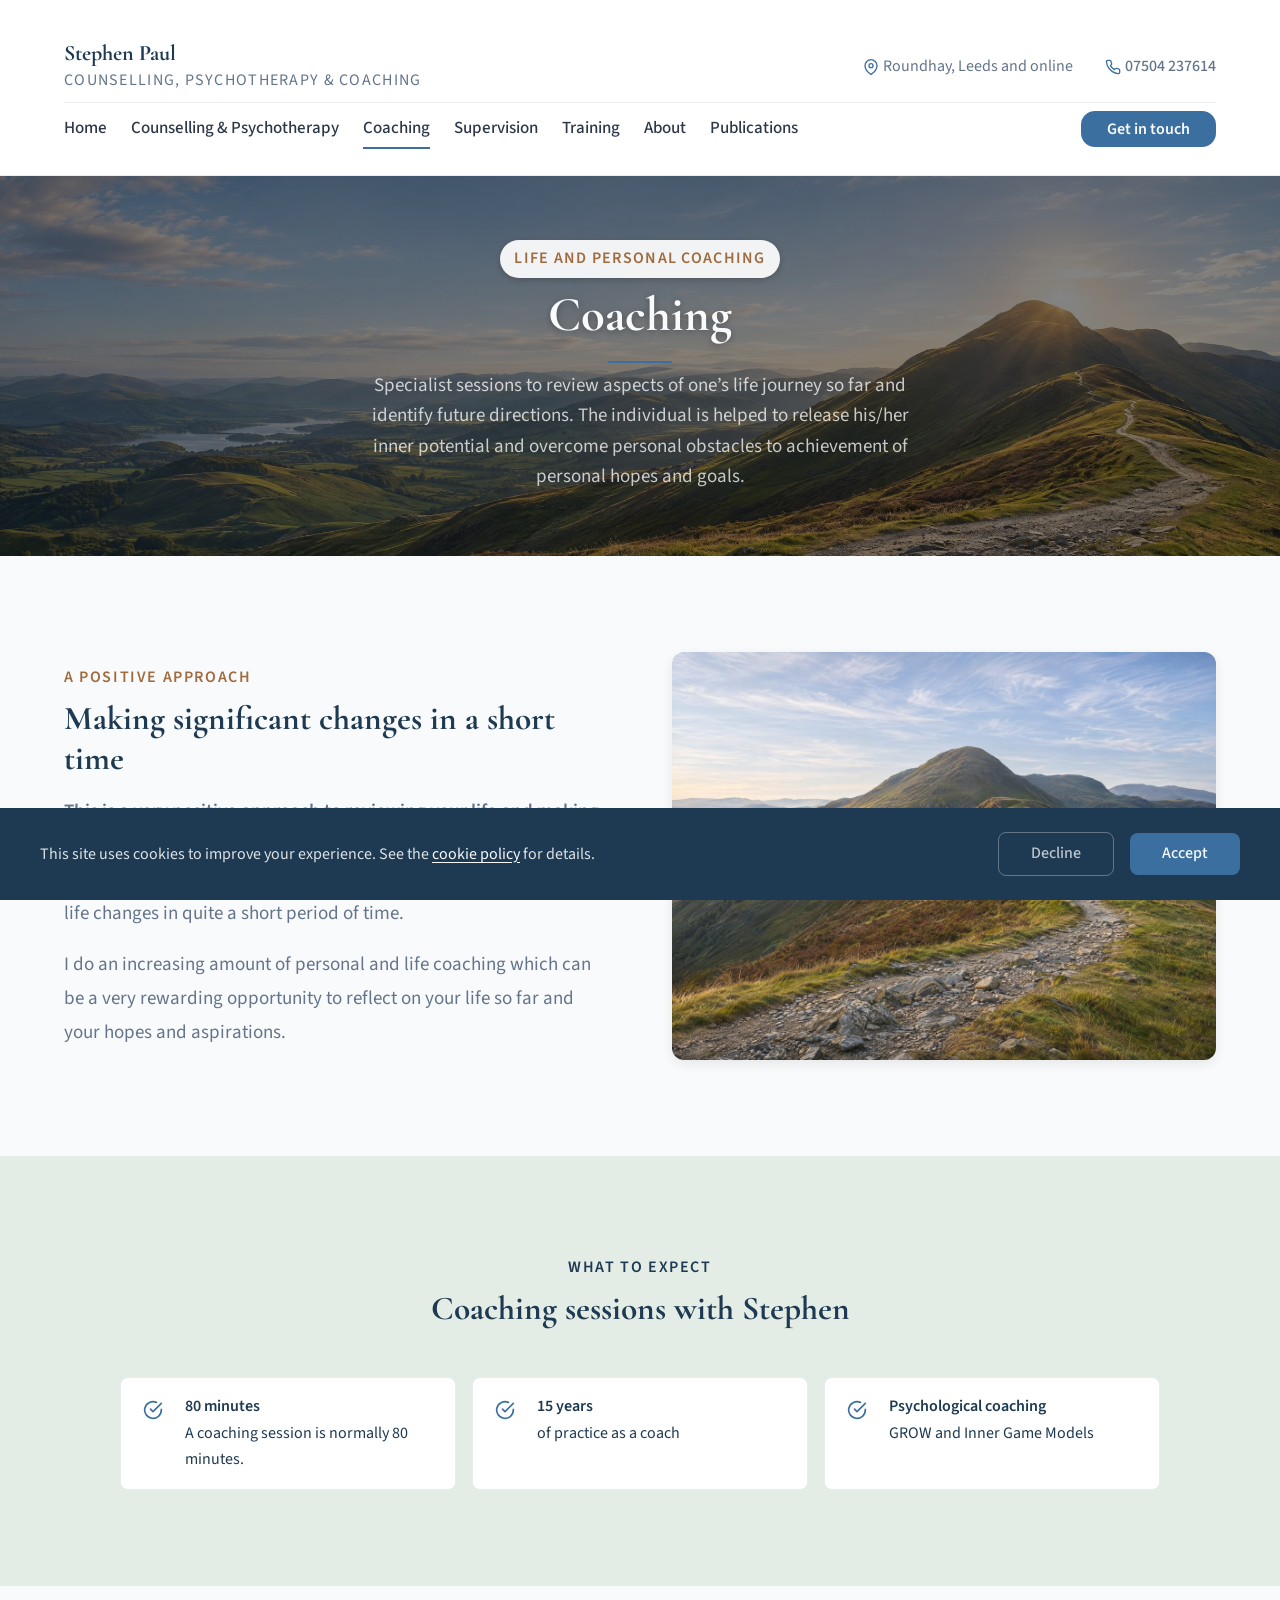
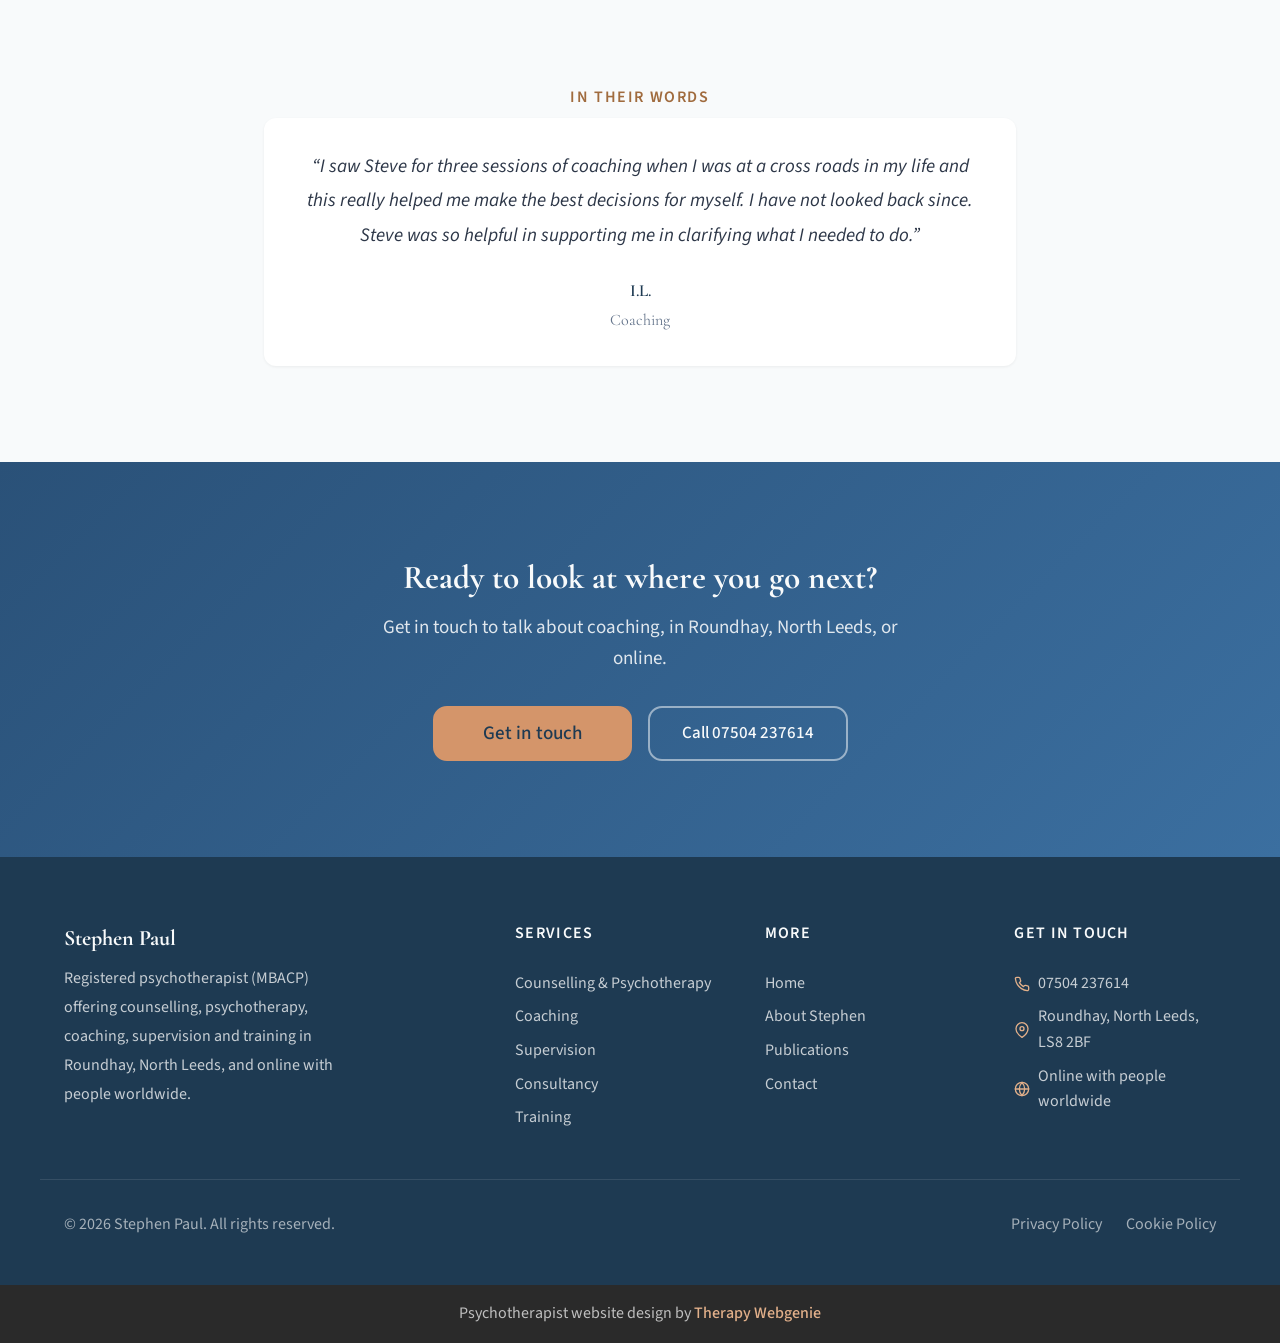
<file: coaching.html>
<!DOCTYPE html>
<html lang="en-GB" data-motion="auto">
<head>
  <meta charset="UTF-8">
  <meta name="viewport" content="width=device-width, initial-scale=1.0">
  <title>Life and Personal Coaching in Leeds - Stephen Paul</title>
  <meta name="description" content="Life and personal coaching with Stephen Paul in Roundhay, North Leeds, and online: review your life so far and identify future directions.">
  <meta name="author" content="Stephen Paul">
  <meta name="robots" content="max-image-preview:large">
  <link rel="canonical" href="https://www.stephen-paul.co.uk/coaching.html">

  <meta property="og:type" content="website">
  <meta property="og:url" content="https://www.stephen-paul.co.uk/coaching.html">
  <meta property="og:title" content="Life and Personal Coaching in Leeds - Stephen Paul">
  <meta property="og:description" content="Life and personal coaching with Stephen Paul in Roundhay, North Leeds, and online: review your life so far and identify future directions.">
  <meta property="og:image" content="https://www.stephen-paul.co.uk/images/hero-bg.jpg">
  <meta property="og:locale" content="en_GB">

  <meta name="twitter:card" content="summary_large_image">
  <meta name="twitter:title" content="Life and Personal Coaching in Leeds - Stephen Paul">
  <meta name="twitter:description" content="Life and personal coaching with Stephen Paul in Roundhay, North Leeds, and online: review your life so far and identify future directions.">
  <meta name="twitter:image" content="https://www.stephen-paul.co.uk/images/hero-bg.jpg">

  <link rel="icon" href="images/favicon.png" type="image/png" sizes="96x96">
  <link rel="apple-touch-icon" href="images/apple-touch-icon.png">

  <link rel="preconnect" href="https://fonts.googleapis.com">
  <link rel="preconnect" href="https://fonts.gstatic.com" crossorigin>

  <link rel="stylesheet" href="css/base.css?v=1">
  <link rel="stylesheet" href="css/components.css?v=1">
  <link rel="stylesheet" href="css/theme.css?v=1">
  <!-- PROFILE:schema -->
  <script type="application/ld+json">
{
  "@context": "https://schema.org",
  "@type": "ProfessionalService",
  "name": "Stephen Paul",
  "description": "Registered psychotherapist (MBACP) offering counselling, psychotherapy, coaching, supervision, training and consultancy in Roundhay, North Leeds, and online worldwide.",
  "url": "https://www.stephen-paul.co.uk/",
  "telephone": "+44 7504 237614",
  "image": "https://www.stephen-paul.co.uk/images/stephen-square.jpg",
  "address": {
    "@type": "PostalAddress",
    "addressLocality": "Leeds",
    "addressRegion": "West Yorkshire",
    "postalCode": "LS8 2BF",
    "addressCountry": "GB"
  },
  "areaServed": [
    "Leeds",
    "Online"
  ]
}
  </script>
  <!-- /PROFILE:schema -->
  <script type="application/ld+json">
{
  "@context": "https://schema.org",
  "@type": "BreadcrumbList",
  "itemListElement": [
    {
      "@type": "ListItem",
      "position": 1,
      "name": "Home",
      "item": "https://www.stephen-paul.co.uk/"
    },
    {
      "@type": "ListItem",
      "position": 2,
      "name": "Coaching",
      "item": "https://www.stephen-paul.co.uk/coaching.html"
    }
  ]
}
  </script>
</head>
<body>

  <a href="#main" class="skip-link">Skip to main content</a>

  <!-- SECTION: nav -->
  <nav class="nav nav--two-tier" role="navigation" aria-label="Main navigation">
    <div class="container">
      <div class="nav__top">
        <a href="./" class="nav__brand nav__brand--inline">
          <!-- PROFILE:logo --><!-- /PROFILE:logo -->
          <div class="nav__brand-text">
            <span class="nav__name"><!-- PROFILE:site_title -->Stephen Paul<!-- /PROFILE:site_title --></span>
            <span class="nav__title"><!-- PROFILE:site_slogan -->Counselling, Psychotherapy &amp; Coaching<!-- /PROFILE:site_slogan --></span>
          </div>
        </a>
        <div class="nav__contact">
          <div class="nav__contact-item">
            <svg xmlns="http://www.w3.org/2000/svg" viewBox="0 0 24 24" fill="none" stroke="currentColor" stroke-width="2" stroke-linecap="round" stroke-linejoin="round" aria-hidden="true"><path d="M21 10c0 7-9 13-9 13s-9-6-9-13a9 9 0 0 1 18 0z"></path><circle cx="12" cy="10" r="3"></circle></svg>
            <span>Roundhay, Leeds and online</span>
          </div>
          <div class="nav__contact-item">
            <svg xmlns="http://www.w3.org/2000/svg" viewBox="0 0 24 24" fill="none" stroke="currentColor" stroke-width="2" stroke-linecap="round" stroke-linejoin="round" aria-hidden="true"><path d="M22 16.92v3a2 2 0 0 1-2.18 2 19.79 19.79 0 0 1-8.63-3.07 19.5 19.5 0 0 1-6-6 19.79 19.79 0 0 1-3.07-8.67A2 2 0 0 1 4.11 2h3a2 2 0 0 1 2 1.72 12.84 12.84 0 0 0 .7 2.81 2 2 0 0 1-.45 2.11L8.09 9.91a16 16 0 0 0 6 6l1.27-1.27a2 2 0 0 1 2.11-.45 12.84 12.84 0 0 0 2.81.7A2 2 0 0 1 22 16.92z"></path></svg>
            <a href="tel:07504237614">07504 237614</a>
          </div>
        </div>
      </div>
      <div class="nav__bottom">
        <div class="nav__links">
          <a href="./" class="nav__link">Home</a>
          <a href="counselling-psychotherapy.html" class="nav__link">Counselling &amp; Psychotherapy</a>
          <a href="coaching.html" class="nav__link nav__link--active" aria-current="page">Coaching</a>
          <a href="supervision.html" class="nav__link">Supervision</a>
          <a href="training.html" class="nav__link">Training</a>
          <a href="about.html" class="nav__link">About</a>
          <a href="publications.html" class="nav__link">Publications</a>
          <a href="contact.html" class="btn btn--primary nav__cta">Get in touch</a>
        </div>
        <button class="nav__toggle" aria-label="Open menu" aria-expanded="false" aria-controls="mobile-menu">
          <span class="nav__toggle-bar"></span>
          <span class="nav__toggle-bar"></span>
          <span class="nav__toggle-bar"></span>
        </button>
      </div>
    </div>
    <div class="nav__mobile" id="mobile-menu" role="menu">
          <a href="./" class="nav__link" role="menuitem">Home</a>
          <a href="counselling-psychotherapy.html" class="nav__link" role="menuitem">Counselling &amp; Psychotherapy</a>
          <a href="coaching.html" class="nav__link nav__link--active" aria-current="page" role="menuitem">Coaching</a>
          <a href="supervision.html" class="nav__link" role="menuitem">Supervision</a>
          <a href="training.html" class="nav__link" role="menuitem">Training</a>
          <a href="about.html" class="nav__link" role="menuitem">About</a>
          <a href="publications.html" class="nav__link" role="menuitem">Publications</a>
      <a href="contact.html" class="btn btn--primary" role="menuitem">Get in touch</a>
      <div class="nav__mobile-contact">
        <div class="nav__contact-item">
          <a href="tel:07504237614">07504 237614</a>
        </div>
      </div>
    </div>
  </nav>
  <!-- /SECTION: nav -->

  <!-- Compact scroll header -->
  <div class="nav-scroll" aria-hidden="true">
    <div class="container nav-scroll__inner">
      <div class="nav-scroll__brand">
        <span class="nav-scroll__name"><!-- PROFILE:site_title -->Stephen Paul<!-- /PROFILE:site_title --></span>
        <span class="nav-scroll__title"><!-- PROFILE:site_slogan -->Counselling, Psychotherapy &amp; Coaching<!-- /PROFILE:site_slogan --></span>
      </div>
      <div class="nav-scroll__right">
        <a href="tel:07504237614" class="nav-scroll__phone" tabindex="-1">
          <svg xmlns="http://www.w3.org/2000/svg" viewBox="0 0 24 24" fill="none" stroke="currentColor" stroke-width="2" stroke-linecap="round" stroke-linejoin="round" aria-hidden="true"><path d="M22 16.92v3a2 2 0 0 1-2.18 2 19.79 19.79 0 0 1-8.63-3.07 19.5 19.5 0 0 1-6-6 19.79 19.79 0 0 1-3.07-8.67A2 2 0 0 1 4.11 2h3a2 2 0 0 1 2 1.72 12.84 12.84 0 0 0 .7 2.81 2 2 0 0 1-.45 2.11L8.09 9.91a16 16 0 0 0 6 6l1.27-1.27a2 2 0 0 1 2.11-.45 12.84 12.84 0 0 0 2.81.7A2 2 0 0 1 22 16.92z"></path></svg>
          07504 237614
        </a>
        <a href="tel:07504237614" class="nav-scroll__phone-icon" aria-label="Call Stephen" tabindex="-1">
          <svg xmlns="http://www.w3.org/2000/svg" viewBox="0 0 24 24" fill="none" stroke="currentColor" stroke-width="2" stroke-linecap="round" stroke-linejoin="round" aria-hidden="true"><path d="M22 16.92v3a2 2 0 0 1-2.18 2 19.79 19.79 0 0 1-8.63-3.07 19.5 19.5 0 0 1-6-6 19.79 19.79 0 0 1-3.07-8.67A2 2 0 0 1 4.11 2h3a2 2 0 0 1 2 1.72 12.84 12.84 0 0 0 .7 2.81 2 2 0 0 1-.45 2.11L8.09 9.91a16 16 0 0 0 6 6l1.27-1.27a2 2 0 0 1 2.11-.45 12.84 12.84 0 0 0 2.81.7A2 2 0 0 1 22 16.92z"></path></svg>
        </a>
        <button class="nav-scroll__toggle" aria-label="Open menu" tabindex="-1">
          <span class="nav-scroll__toggle-bar"></span>
          <span class="nav-scroll__toggle-bar"></span>
          <span class="nav-scroll__toggle-bar"></span>
        </button>
      </div>
    </div>
  </div>

  <main id="main">

    <!-- SECTION: page-header -->
    <section class="page-header page-header--image page-header--rule" style="background-image: url('images/coaching-banner.jpg'); background-size: cover; background-position: center center;">
      <div class="container">
        <span class="section-label">Life and personal coaching</span>
        <h1>Coaching</h1>
        <p class="page-header__meta">Specialist sessions to review aspects of one&rsquo;s life journey so far and identify future directions. The individual is helped to release his/her inner potential and overcome personal obstacles to achievement of personal hopes and goals.</p>
      </div>
    </section>
    <!-- /SECTION: page-header -->

    <!-- SECTION: approach -->
    <section class="section reveal">
      <div class="container split">
        <div class="split__text">
          <span class="section-label">A positive approach</span>
          <h2>Making significant changes in a short time</h2>
          <p><strong>This is a very positive approach to reviewing your life and making effective changes.</strong> It is possible to review your present situation, get a real sense of a life vision that is right for you, and make significant life changes in quite a short period of time.</p>
          <p>I do an increasing amount of personal and life coaching which can be a very rewarding opportunity to reflect on your life so far and your hopes and aspirations.</p>
        </div>
        <img src="images/coaching-split.jpg" alt="A stony footpath winding up a green fellside towards an open ridge" class="split__image" loading="lazy" width="1200" height="900">
      </div>
    </section>
    <!-- /SECTION: approach -->

    <!-- SECTION: sessions -->
    <section class="section band band--3 reveal">
      <div class="container text-center">
        <span class="section-label">What to expect</span>
        <h2>Coaching sessions with Stephen</h2>
      </div>
      <div class="container">
        <div class="quals-list">
          <div class="quals-list__item">
            <div class="quals-list__icon"><svg xmlns="http://www.w3.org/2000/svg" viewBox="0 0 24 24" fill="none" stroke="currentColor" stroke-width="2" stroke-linecap="round" stroke-linejoin="round" aria-hidden="true"><path d="M22 11.08V12a10 10 0 1 1-5.93-9.14"></path><polyline points="22 4 12 14.01 9 11.01"></polyline></svg></div>
            <div class="quals-list__text"><strong>80 minutes</strong>A coaching session is normally 80 minutes.</div>
          </div>
          <div class="quals-list__item">
            <div class="quals-list__icon"><svg xmlns="http://www.w3.org/2000/svg" viewBox="0 0 24 24" fill="none" stroke="currentColor" stroke-width="2" stroke-linecap="round" stroke-linejoin="round" aria-hidden="true"><path d="M22 11.08V12a10 10 0 1 1-5.93-9.14"></path><polyline points="22 4 12 14.01 9 11.01"></polyline></svg></div>
            <div class="quals-list__text"><strong>15 years</strong>of practice as a coach</div>
          </div>
          <div class="quals-list__item">
            <div class="quals-list__icon"><svg xmlns="http://www.w3.org/2000/svg" viewBox="0 0 24 24" fill="none" stroke="currentColor" stroke-width="2" stroke-linecap="round" stroke-linejoin="round" aria-hidden="true"><path d="M22 11.08V12a10 10 0 1 1-5.93-9.14"></path><polyline points="22 4 12 14.01 9 11.01"></polyline></svg></div>
            <div class="quals-list__text"><strong>Psychological coaching</strong>GROW and Inner Game Models</div>
          </div>
        </div>
      </div>
    </section>
    <!-- /SECTION: sessions -->

    <!-- SECTION: testimonial -->
    <section class="section reveal">
      <div class="container container--narrow text-center">
        <span class="section-label">In their words</span>
        <figure class="testimonial">
          <blockquote class="testimonial__quote">&ldquo;I saw Steve for three sessions of coaching when I was at a cross roads in my life and this really helped me make the best decisions for myself. I have not looked back since. Steve was so helpful in supporting me in clarifying what I needed to do.&rdquo;</blockquote>
          <figcaption><p class="testimonial__author">I.L.</p>
          <p class="testimonial__detail">Coaching</p></figcaption>
        </figure>
      </div>
    </section>
    <!-- /SECTION: testimonial -->

    <!-- SECTION: cta -->
    <section class="section cta-banner reveal">
      <div class="container text-center">
        <h2>Ready to look at where you go next?</h2>
        <p>Get in touch to talk about coaching, in Roundhay, North Leeds, or online.</p>
        <div class="cta-banner__buttons">
          <a href="contact.html" class="btn btn--accent">Get in touch</a>
          <a href="tel:07504237614" class="btn btn--secondary">Call 07504 237614</a>
        </div>
      </div>
    </section>
    <!-- /SECTION: cta -->

  </main>

  <!-- SECTION: footer -->
  <footer class="footer">
    <div class="container footer__inner">
      <div class="footer__brand">
        <p class="footer__brand-name">Stephen Paul</p>
        <p class="footer__brand-text">Registered psychotherapist (MBACP) offering counselling, psychotherapy, coaching, supervision and training in Roundhay, North Leeds, and online with people worldwide.</p>
      </div>
      <div class="footer__col">
        <p class="footer__heading">Services</p>
        <div class="footer__links">
          <a href="counselling-psychotherapy.html" class="footer__link">Counselling &amp; Psychotherapy</a>
          <a href="coaching.html" class="footer__link">Coaching</a>
          <a href="supervision.html" class="footer__link">Supervision</a>
          <a href="supervision.html#consultancy" class="footer__link">Consultancy</a>
          <a href="training.html" class="footer__link">Training</a>
        </div>
      </div>
      <div class="footer__col">
        <p class="footer__heading">More</p>
        <div class="footer__links">
          <a href="./" class="footer__link">Home</a>
          <a href="about.html" class="footer__link">About Stephen</a>
          <a href="publications.html" class="footer__link">Publications</a>
          <a href="contact.html" class="footer__link">Contact</a>
        </div>
      </div>
      <div class="footer__col">
        <p class="footer__heading">Get in touch</p>
        <div class="footer__contact-item">
          <svg xmlns="http://www.w3.org/2000/svg" viewBox="0 0 24 24" fill="none" stroke="currentColor" stroke-width="2" stroke-linecap="round" stroke-linejoin="round" aria-hidden="true"><path d="M22 16.92v3a2 2 0 0 1-2.18 2 19.79 19.79 0 0 1-8.63-3.07 19.5 19.5 0 0 1-6-6 19.79 19.79 0 0 1-3.07-8.67A2 2 0 0 1 4.11 2h3a2 2 0 0 1 2 1.72 12.84 12.84 0 0 0 .7 2.81 2 2 0 0 1-.45 2.11L8.09 9.91a16 16 0 0 0 6 6l1.27-1.27a2 2 0 0 1 2.11-.45 12.84 12.84 0 0 0 2.81.7A2 2 0 0 1 22 16.92z"></path></svg>
          <!-- PROFILE:phone_mobile --><a href="tel:07504237614">07504 237614</a><!-- /PROFILE:phone_mobile -->
        </div>
        <div class="footer__contact-item">
          <svg xmlns="http://www.w3.org/2000/svg" viewBox="0 0 24 24" fill="none" stroke="currentColor" stroke-width="2" stroke-linecap="round" stroke-linejoin="round" aria-hidden="true"><path d="M21 10c0 7-9 13-9 13s-9-6-9-13a9 9 0 0 1 18 0z"></path><circle cx="12" cy="10" r="3"></circle></svg>
          <!-- PROFILE:address --><span>Roundhay, North Leeds, LS8 2BF</span><!-- /PROFILE:address -->
        </div>
        <div class="footer__contact-item">
          <svg xmlns="http://www.w3.org/2000/svg" viewBox="0 0 24 24" fill="none" stroke="currentColor" stroke-width="2" stroke-linecap="round" stroke-linejoin="round" aria-hidden="true"><circle cx="12" cy="12" r="10"></circle><line x1="2" y1="12" x2="22" y2="12"></line><path d="M12 2a15.3 15.3 0 0 1 4 10 15.3 15.3 0 0 1-4 10 15.3 15.3 0 0 1-4-10 15.3 15.3 0 0 1 4-10z"></path></svg>
          <span>Online with people worldwide</span>
        </div>
        <!-- PROFILE:social_linkedin --><!-- /PROFILE:social_linkedin -->
        <!-- PROFILE:email --><!-- /PROFILE:email -->
      </div>
    </div>
    <div class="container footer__bottom">
      <p class="footer__copyright">&copy; 2026 Stephen Paul. All rights reserved.</p>
      <div class="footer__legal">
        <a href="privacy.html">Privacy Policy</a>
        <a href="cookies-policy.html">Cookie Policy</a>
      </div>
    </div>
  </footer>
  <!-- /SECTION: footer -->

  <div class="site-credit">
    <p>Psychotherapist website design by <a href="https://www.therapywebgenie.com/website-design/psychotherapists/" target="_blank" rel="noopener nofollow">Therapy Webgenie</a></p>
  </div>

  <!-- Cookie Consent -->
  <div class="cookie-banner" role="dialog" aria-label="Cookie consent">
    <div class="cookie-banner__inner">
      <p class="cookie-banner__text">This site uses cookies to improve your experience. See the <a href="cookies-policy.html">cookie policy</a> for details.</p>
      <div class="cookie-banner__buttons">
        <button class="cookie-banner__accept">Accept</button>
        <button class="cookie-banner__decline">Decline</button>
      </div>
    </div>
  </div>

  <!-- Back to Top -->
  <button class="back-to-top" aria-label="Back to top">
    <svg xmlns="http://www.w3.org/2000/svg" viewBox="0 0 24 24" fill="none" stroke="currentColor" stroke-width="2" stroke-linecap="round" stroke-linejoin="round" aria-hidden="true"><polyline points="18 15 12 9 6 15"></polyline></svg>
  </button>

  <script src="js/main.js?v=1"></script>
</body>
</html>
</file>
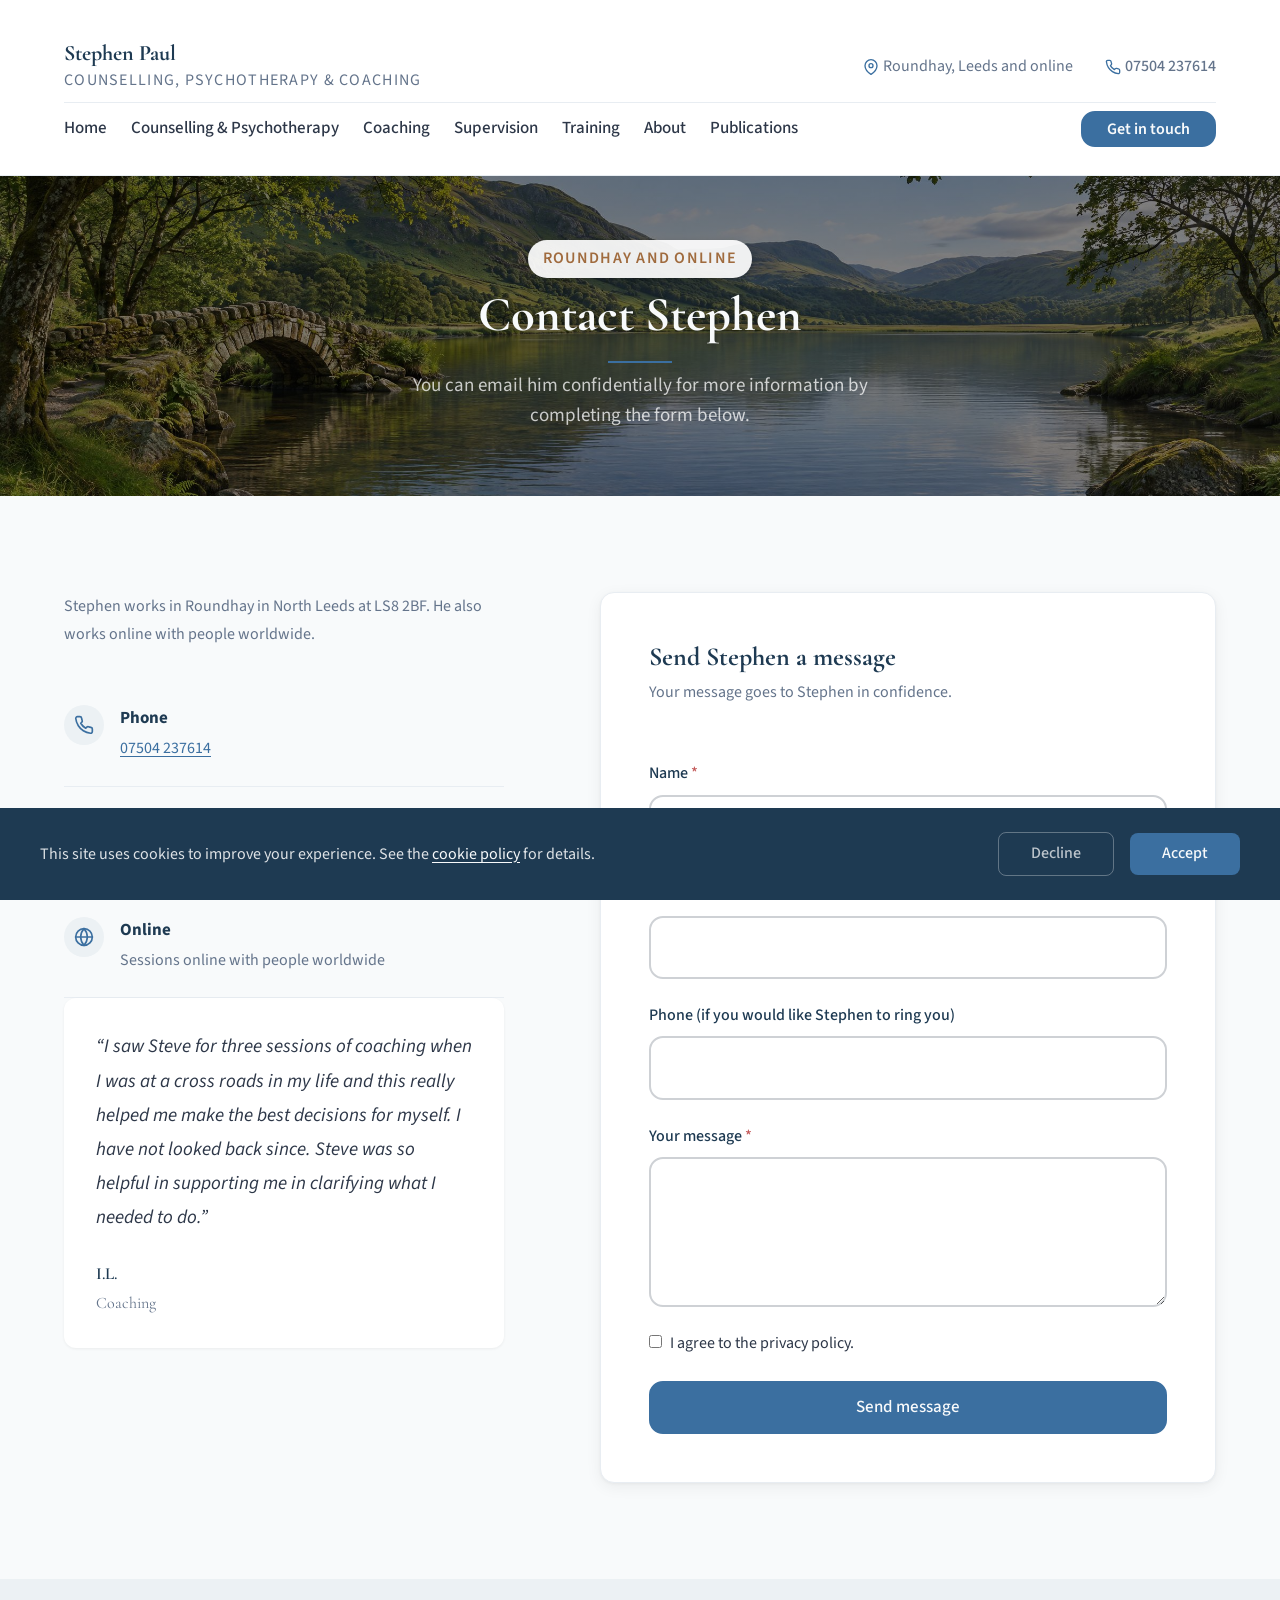
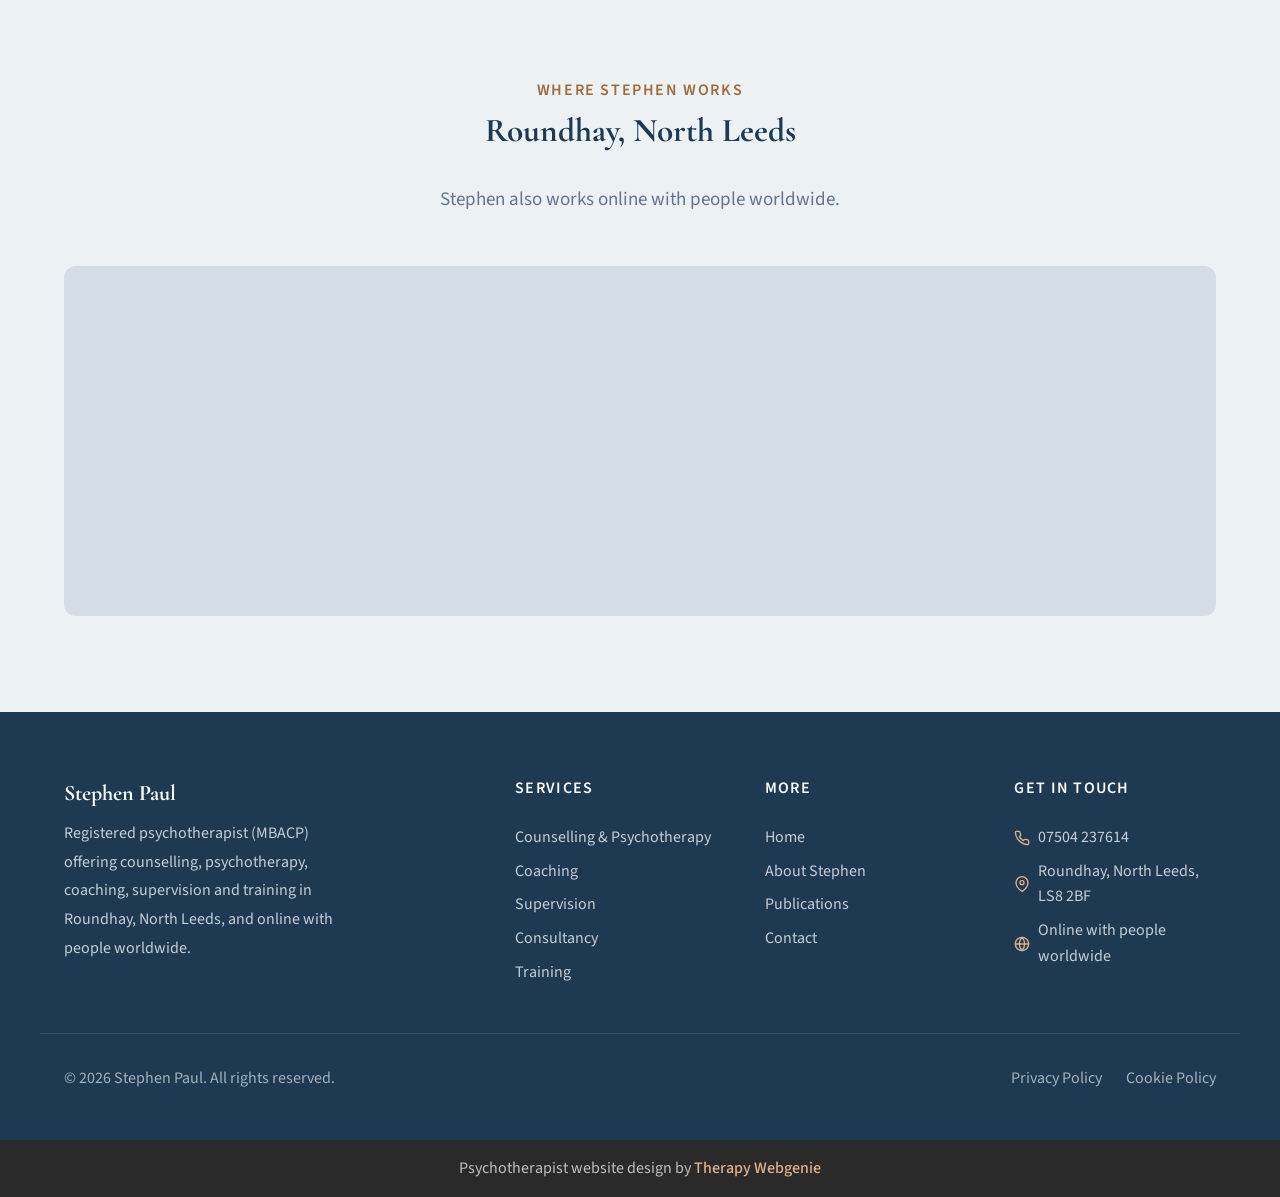
<file: contact.html>
<!DOCTYPE html>
<html lang="en-GB" data-motion="auto">
<head>
  <meta charset="UTF-8">
  <meta name="viewport" content="width=device-width, initial-scale=1.0">
  <title>Contact Stephen Paul - Roundhay, Leeds and Online</title>
  <meta name="description" content="Contact Stephen Paul on 07504 237614 or through the confidential form. Roundhay, North Leeds, LS8 2BF, and online with people worldwide.">
  <meta name="author" content="Stephen Paul">
  <meta name="robots" content="max-image-preview:large">
  <link rel="canonical" href="https://www.stephen-paul.co.uk/contact.html">

  <meta property="og:type" content="website">
  <meta property="og:url" content="https://www.stephen-paul.co.uk/contact.html">
  <meta property="og:title" content="Contact Stephen Paul - Roundhay, Leeds and Online">
  <meta property="og:description" content="Contact Stephen Paul on 07504 237614 or through the confidential form. Roundhay, North Leeds, LS8 2BF, and online with people worldwide.">
  <meta property="og:image" content="https://www.stephen-paul.co.uk/images/hero-bg.jpg">
  <meta property="og:locale" content="en_GB">

  <meta name="twitter:card" content="summary_large_image">
  <meta name="twitter:title" content="Contact Stephen Paul - Roundhay, Leeds and Online">
  <meta name="twitter:description" content="Contact Stephen Paul on 07504 237614 or through the confidential form. Roundhay, North Leeds, LS8 2BF, and online with people worldwide.">
  <meta name="twitter:image" content="https://www.stephen-paul.co.uk/images/hero-bg.jpg">

  <link rel="icon" href="images/favicon.png" type="image/png" sizes="96x96">
  <link rel="apple-touch-icon" href="images/apple-touch-icon.png">

  <link rel="preconnect" href="https://fonts.googleapis.com">
  <link rel="preconnect" href="https://fonts.gstatic.com" crossorigin>

  <link rel="stylesheet" href="css/base.css?v=1">
  <link rel="stylesheet" href="css/components.css?v=1">
  <link rel="stylesheet" href="css/theme.css?v=1">
  <!-- PROFILE:schema -->
  <script type="application/ld+json">
{
  "@context": "https://schema.org",
  "@type": "ProfessionalService",
  "name": "Stephen Paul",
  "description": "Registered psychotherapist (MBACP) offering counselling, psychotherapy, coaching, supervision, training and consultancy in Roundhay, North Leeds, and online worldwide.",
  "url": "https://www.stephen-paul.co.uk/",
  "telephone": "+44 7504 237614",
  "image": "https://www.stephen-paul.co.uk/images/stephen-square.jpg",
  "address": {
    "@type": "PostalAddress",
    "addressLocality": "Leeds",
    "addressRegion": "West Yorkshire",
    "postalCode": "LS8 2BF",
    "addressCountry": "GB"
  },
  "areaServed": [
    "Leeds",
    "Online"
  ]
}
  </script>
  <!-- /PROFILE:schema -->
  <script type="application/ld+json">
{
  "@context": "https://schema.org",
  "@type": "BreadcrumbList",
  "itemListElement": [
    {
      "@type": "ListItem",
      "position": 1,
      "name": "Home",
      "item": "https://www.stephen-paul.co.uk/"
    },
    {
      "@type": "ListItem",
      "position": 2,
      "name": "Contact",
      "item": "https://www.stephen-paul.co.uk/contact.html"
    }
  ]
}
  </script>
</head>
<body>

  <a href="#main" class="skip-link">Skip to main content</a>

  <!-- SECTION: nav -->
  <nav class="nav nav--two-tier" role="navigation" aria-label="Main navigation">
    <div class="container">
      <div class="nav__top">
        <a href="./" class="nav__brand nav__brand--inline">
          <!-- PROFILE:logo --><!-- /PROFILE:logo -->
          <div class="nav__brand-text">
            <span class="nav__name"><!-- PROFILE:site_title -->Stephen Paul<!-- /PROFILE:site_title --></span>
            <span class="nav__title"><!-- PROFILE:site_slogan -->Counselling, Psychotherapy &amp; Coaching<!-- /PROFILE:site_slogan --></span>
          </div>
        </a>
        <div class="nav__contact">
          <div class="nav__contact-item">
            <svg xmlns="http://www.w3.org/2000/svg" viewBox="0 0 24 24" fill="none" stroke="currentColor" stroke-width="2" stroke-linecap="round" stroke-linejoin="round" aria-hidden="true"><path d="M21 10c0 7-9 13-9 13s-9-6-9-13a9 9 0 0 1 18 0z"></path><circle cx="12" cy="10" r="3"></circle></svg>
            <span>Roundhay, Leeds and online</span>
          </div>
          <div class="nav__contact-item">
            <svg xmlns="http://www.w3.org/2000/svg" viewBox="0 0 24 24" fill="none" stroke="currentColor" stroke-width="2" stroke-linecap="round" stroke-linejoin="round" aria-hidden="true"><path d="M22 16.92v3a2 2 0 0 1-2.18 2 19.79 19.79 0 0 1-8.63-3.07 19.5 19.5 0 0 1-6-6 19.79 19.79 0 0 1-3.07-8.67A2 2 0 0 1 4.11 2h3a2 2 0 0 1 2 1.72 12.84 12.84 0 0 0 .7 2.81 2 2 0 0 1-.45 2.11L8.09 9.91a16 16 0 0 0 6 6l1.27-1.27a2 2 0 0 1 2.11-.45 12.84 12.84 0 0 0 2.81.7A2 2 0 0 1 22 16.92z"></path></svg>
            <a href="tel:07504237614">07504 237614</a>
          </div>
        </div>
      </div>
      <div class="nav__bottom">
        <div class="nav__links">
          <a href="./" class="nav__link">Home</a>
          <a href="counselling-psychotherapy.html" class="nav__link">Counselling &amp; Psychotherapy</a>
          <a href="coaching.html" class="nav__link">Coaching</a>
          <a href="supervision.html" class="nav__link">Supervision</a>
          <a href="training.html" class="nav__link">Training</a>
          <a href="about.html" class="nav__link">About</a>
          <a href="publications.html" class="nav__link">Publications</a>
          <a href="contact.html" class="btn btn--primary nav__cta">Get in touch</a>
        </div>
        <button class="nav__toggle" aria-label="Open menu" aria-expanded="false" aria-controls="mobile-menu">
          <span class="nav__toggle-bar"></span>
          <span class="nav__toggle-bar"></span>
          <span class="nav__toggle-bar"></span>
        </button>
      </div>
    </div>
    <div class="nav__mobile" id="mobile-menu" role="menu">
          <a href="./" class="nav__link" role="menuitem">Home</a>
          <a href="counselling-psychotherapy.html" class="nav__link" role="menuitem">Counselling &amp; Psychotherapy</a>
          <a href="coaching.html" class="nav__link" role="menuitem">Coaching</a>
          <a href="supervision.html" class="nav__link" role="menuitem">Supervision</a>
          <a href="training.html" class="nav__link" role="menuitem">Training</a>
          <a href="about.html" class="nav__link" role="menuitem">About</a>
          <a href="publications.html" class="nav__link" role="menuitem">Publications</a>
      <a href="contact.html" class="btn btn--primary" role="menuitem">Get in touch</a>
      <div class="nav__mobile-contact">
        <div class="nav__contact-item">
          <a href="tel:07504237614">07504 237614</a>
        </div>
      </div>
    </div>
  </nav>
  <!-- /SECTION: nav -->

  <!-- Compact scroll header -->
  <div class="nav-scroll" aria-hidden="true">
    <div class="container nav-scroll__inner">
      <div class="nav-scroll__brand">
        <span class="nav-scroll__name"><!-- PROFILE:site_title -->Stephen Paul<!-- /PROFILE:site_title --></span>
        <span class="nav-scroll__title"><!-- PROFILE:site_slogan -->Counselling, Psychotherapy &amp; Coaching<!-- /PROFILE:site_slogan --></span>
      </div>
      <div class="nav-scroll__right">
        <a href="tel:07504237614" class="nav-scroll__phone" tabindex="-1">
          <svg xmlns="http://www.w3.org/2000/svg" viewBox="0 0 24 24" fill="none" stroke="currentColor" stroke-width="2" stroke-linecap="round" stroke-linejoin="round" aria-hidden="true"><path d="M22 16.92v3a2 2 0 0 1-2.18 2 19.79 19.79 0 0 1-8.63-3.07 19.5 19.5 0 0 1-6-6 19.79 19.79 0 0 1-3.07-8.67A2 2 0 0 1 4.11 2h3a2 2 0 0 1 2 1.72 12.84 12.84 0 0 0 .7 2.81 2 2 0 0 1-.45 2.11L8.09 9.91a16 16 0 0 0 6 6l1.27-1.27a2 2 0 0 1 2.11-.45 12.84 12.84 0 0 0 2.81.7A2 2 0 0 1 22 16.92z"></path></svg>
          07504 237614
        </a>
        <a href="tel:07504237614" class="nav-scroll__phone-icon" aria-label="Call Stephen" tabindex="-1">
          <svg xmlns="http://www.w3.org/2000/svg" viewBox="0 0 24 24" fill="none" stroke="currentColor" stroke-width="2" stroke-linecap="round" stroke-linejoin="round" aria-hidden="true"><path d="M22 16.92v3a2 2 0 0 1-2.18 2 19.79 19.79 0 0 1-8.63-3.07 19.5 19.5 0 0 1-6-6 19.79 19.79 0 0 1-3.07-8.67A2 2 0 0 1 4.11 2h3a2 2 0 0 1 2 1.72 12.84 12.84 0 0 0 .7 2.81 2 2 0 0 1-.45 2.11L8.09 9.91a16 16 0 0 0 6 6l1.27-1.27a2 2 0 0 1 2.11-.45 12.84 12.84 0 0 0 2.81.7A2 2 0 0 1 22 16.92z"></path></svg>
        </a>
        <button class="nav-scroll__toggle" aria-label="Open menu" tabindex="-1">
          <span class="nav-scroll__toggle-bar"></span>
          <span class="nav-scroll__toggle-bar"></span>
          <span class="nav-scroll__toggle-bar"></span>
        </button>
      </div>
    </div>
  </div>

  <main id="main">

    <!-- SECTION: page-header -->
    <section class="page-header page-header--image page-header--rule" style="background-image: url('images/contact-banner.jpg'); background-size: cover; background-position: center center;">
      <div class="container">
        <span class="section-label">Roundhay and online</span>
        <h1>Contact Stephen</h1>
        <p class="page-header__meta">You can email him confidentially for more information by completing the form below.</p>
      </div>
    </section>
    <!-- /SECTION: page-header -->

    <!-- SECTION: contact-form -->
    <section class="section reveal">
      <div class="container contact-grid">

        <div class="contact-info">
          <p class="contact-info__intro">Stephen works in Roundhay in North Leeds at LS8 2BF. He also works online with people worldwide.</p>

          <div class="contact-info__item">
            <div class="contact-info__icon"><svg xmlns="http://www.w3.org/2000/svg" viewBox="0 0 24 24" fill="none" stroke="currentColor" stroke-width="2" stroke-linecap="round" stroke-linejoin="round" aria-hidden="true"><path d="M22 16.92v3a2 2 0 0 1-2.18 2 19.79 19.79 0 0 1-8.63-3.07 19.5 19.5 0 0 1-6-6 19.79 19.79 0 0 1-3.07-8.67A2 2 0 0 1 4.11 2h3a2 2 0 0 1 2 1.72 12.84 12.84 0 0 0 .7 2.81 2 2 0 0 1-.45 2.11L8.09 9.91a16 16 0 0 0 6 6l1.27-1.27a2 2 0 0 1 2.11-.45 12.84 12.84 0 0 0 2.81.7A2 2 0 0 1 22 16.92z"></path></svg></div>
            <div>
              <p class="contact-info__label">Phone</p>
              <p class="contact-info__value"><a href="tel:07504237614">07504 237614</a></p>
            </div>
          </div>

          <div class="contact-info__item">
            <div class="contact-info__icon"><svg xmlns="http://www.w3.org/2000/svg" viewBox="0 0 24 24" fill="none" stroke="currentColor" stroke-width="2" stroke-linecap="round" stroke-linejoin="round" aria-hidden="true"><path d="M21 10c0 7-9 13-9 13s-9-6-9-13a9 9 0 0 1 18 0z"></path><circle cx="12" cy="10" r="3"></circle></svg></div>
            <div>
              <p class="contact-info__label">Where</p>
              <p class="contact-info__value">Roundhay, North Leeds, LS8 2BF</p>
            </div>
          </div>

          <div class="contact-info__item">
            <div class="contact-info__icon"><svg xmlns="http://www.w3.org/2000/svg" viewBox="0 0 24 24" fill="none" stroke="currentColor" stroke-width="2" stroke-linecap="round" stroke-linejoin="round" aria-hidden="true"><circle cx="12" cy="12" r="10"></circle><line x1="2" y1="12" x2="22" y2="12"></line><path d="M12 2a15.3 15.3 0 0 1 4 10 15.3 15.3 0 0 1-4 10 15.3 15.3 0 0 1-4-10 15.3 15.3 0 0 1 4-10z"></path></svg></div>
            <div>
              <p class="contact-info__label">Online</p>
              <p class="contact-info__value">Sessions online with people worldwide</p>
            </div>
          </div>

          <figure class="testimonial">
            <blockquote class="testimonial__quote">&ldquo;I saw Steve for three sessions of coaching when I was at a cross roads in my life and this really helped me make the best decisions for myself. I have not looked back since. Steve was so helpful in supporting me in clarifying what I needed to do.&rdquo;</blockquote>
            <figcaption><p class="testimonial__author">I.L.</p>
            <p class="testimonial__detail">Coaching</p></figcaption>
          </figure>
        </div>

        <div class="contact-form-wrap">
          <div class="card contact-form-card">
            <h2>Send Stephen a message</h2>
            <p>Your message goes to Stephen in confidence.</p>
            <form class="form" action="https://editmy.site/api/form/{site_id}" method="POST">
              <div style="display:none"><input type="text" name="_hp" tabindex="-1" autocomplete="off"></div>
              <input type="hidden" name="_t" value="">
              <input type="hidden" name="_page" value="">
              <div class="form__group">
                <label for="name" class="form__label form__label--required">Name</label>
                <input type="text" id="name" name="name" class="form__input" required autocomplete="name">
              </div>
              <div class="form__group">
                <label for="email" class="form__label form__label--required">Email</label>
                <input type="email" id="email" name="email" class="form__input" required autocomplete="email">
              </div>
              <div class="form__group">
                <label for="phone" class="form__label">Phone (if you would like Stephen to ring you)</label>
                <input type="tel" id="phone" name="phone" class="form__input" autocomplete="tel">
              </div>
              <div class="form__group">
                <label for="message" class="form__label form__label--required">Your message</label>
                <textarea id="message" name="message" class="form__textarea" required></textarea>
              </div>
              <div class="form__group form__group--checkbox">
                <input type="checkbox" id="consent" name="consent" required>
                <label for="consent">I agree to the <a href="privacy.html">privacy policy</a>.</label>
              </div>
              <div>
                <button type="submit" class="btn btn--primary btn--block">Send message</button>
              </div>
            </form>
          </div>
        </div>

      </div>
    </section>
    <!-- /SECTION: contact-form -->

    <!-- SECTION: map -->
    <section class="section section--alt reveal">
      <div class="container text-center">
        <span class="section-label">Where Stephen works</span>
        <h2>Roundhay, North Leeds</h2>
        <p class="section-subtitle">Stephen also works online with people worldwide.</p>
        <div class="map-placeholder">
          <iframe src="https://www.google.com/maps?q=Roundhay,+Leeds+LS8+2BF&amp;output=embed" width="100%" height="400" style="border:0;" allowfullscreen="" loading="lazy" referrerpolicy="no-referrer-when-downgrade" title="Map of Roundhay, North Leeds, LS8 2BF"></iframe>
        </div>
      </div>
    </section>
    <!-- /SECTION: map -->

  </main>

  <!-- SECTION: footer -->
  <footer class="footer">
    <div class="container footer__inner">
      <div class="footer__brand">
        <p class="footer__brand-name">Stephen Paul</p>
        <p class="footer__brand-text">Registered psychotherapist (MBACP) offering counselling, psychotherapy, coaching, supervision and training in Roundhay, North Leeds, and online with people worldwide.</p>
      </div>
      <div class="footer__col">
        <p class="footer__heading">Services</p>
        <div class="footer__links">
          <a href="counselling-psychotherapy.html" class="footer__link">Counselling &amp; Psychotherapy</a>
          <a href="coaching.html" class="footer__link">Coaching</a>
          <a href="supervision.html" class="footer__link">Supervision</a>
          <a href="supervision.html#consultancy" class="footer__link">Consultancy</a>
          <a href="training.html" class="footer__link">Training</a>
        </div>
      </div>
      <div class="footer__col">
        <p class="footer__heading">More</p>
        <div class="footer__links">
          <a href="./" class="footer__link">Home</a>
          <a href="about.html" class="footer__link">About Stephen</a>
          <a href="publications.html" class="footer__link">Publications</a>
          <a href="contact.html" class="footer__link">Contact</a>
        </div>
      </div>
      <div class="footer__col">
        <p class="footer__heading">Get in touch</p>
        <div class="footer__contact-item">
          <svg xmlns="http://www.w3.org/2000/svg" viewBox="0 0 24 24" fill="none" stroke="currentColor" stroke-width="2" stroke-linecap="round" stroke-linejoin="round" aria-hidden="true"><path d="M22 16.92v3a2 2 0 0 1-2.18 2 19.79 19.79 0 0 1-8.63-3.07 19.5 19.5 0 0 1-6-6 19.79 19.79 0 0 1-3.07-8.67A2 2 0 0 1 4.11 2h3a2 2 0 0 1 2 1.72 12.84 12.84 0 0 0 .7 2.81 2 2 0 0 1-.45 2.11L8.09 9.91a16 16 0 0 0 6 6l1.27-1.27a2 2 0 0 1 2.11-.45 12.84 12.84 0 0 0 2.81.7A2 2 0 0 1 22 16.92z"></path></svg>
          <!-- PROFILE:phone_mobile --><a href="tel:07504237614">07504 237614</a><!-- /PROFILE:phone_mobile -->
        </div>
        <div class="footer__contact-item">
          <svg xmlns="http://www.w3.org/2000/svg" viewBox="0 0 24 24" fill="none" stroke="currentColor" stroke-width="2" stroke-linecap="round" stroke-linejoin="round" aria-hidden="true"><path d="M21 10c0 7-9 13-9 13s-9-6-9-13a9 9 0 0 1 18 0z"></path><circle cx="12" cy="10" r="3"></circle></svg>
          <!-- PROFILE:address --><span>Roundhay, North Leeds, LS8 2BF</span><!-- /PROFILE:address -->
        </div>
        <div class="footer__contact-item">
          <svg xmlns="http://www.w3.org/2000/svg" viewBox="0 0 24 24" fill="none" stroke="currentColor" stroke-width="2" stroke-linecap="round" stroke-linejoin="round" aria-hidden="true"><circle cx="12" cy="12" r="10"></circle><line x1="2" y1="12" x2="22" y2="12"></line><path d="M12 2a15.3 15.3 0 0 1 4 10 15.3 15.3 0 0 1-4 10 15.3 15.3 0 0 1-4-10 15.3 15.3 0 0 1 4-10z"></path></svg>
          <span>Online with people worldwide</span>
        </div>
        <!-- PROFILE:social_linkedin --><!-- /PROFILE:social_linkedin -->
        <!-- PROFILE:email --><!-- /PROFILE:email -->
      </div>
    </div>
    <div class="container footer__bottom">
      <p class="footer__copyright">&copy; 2026 Stephen Paul. All rights reserved.</p>
      <div class="footer__legal">
        <a href="privacy.html">Privacy Policy</a>
        <a href="cookies-policy.html">Cookie Policy</a>
      </div>
    </div>
  </footer>
  <!-- /SECTION: footer -->

  <div class="site-credit">
    <p>Psychotherapist website design by <a href="https://www.therapywebgenie.com/website-design/psychotherapists/" target="_blank" rel="noopener nofollow">Therapy Webgenie</a></p>
  </div>

  <!-- Cookie Consent -->
  <div class="cookie-banner" role="dialog" aria-label="Cookie consent">
    <div class="cookie-banner__inner">
      <p class="cookie-banner__text">This site uses cookies to improve your experience. See the <a href="cookies-policy.html">cookie policy</a> for details.</p>
      <div class="cookie-banner__buttons">
        <button class="cookie-banner__accept">Accept</button>
        <button class="cookie-banner__decline">Decline</button>
      </div>
    </div>
  </div>

  <!-- Back to Top -->
  <button class="back-to-top" aria-label="Back to top">
    <svg xmlns="http://www.w3.org/2000/svg" viewBox="0 0 24 24" fill="none" stroke="currentColor" stroke-width="2" stroke-linecap="round" stroke-linejoin="round" aria-hidden="true"><polyline points="18 15 12 9 6 15"></polyline></svg>
  </button>

  <script src="js/main.js?v=1"></script>
</body>
</html>
</file>
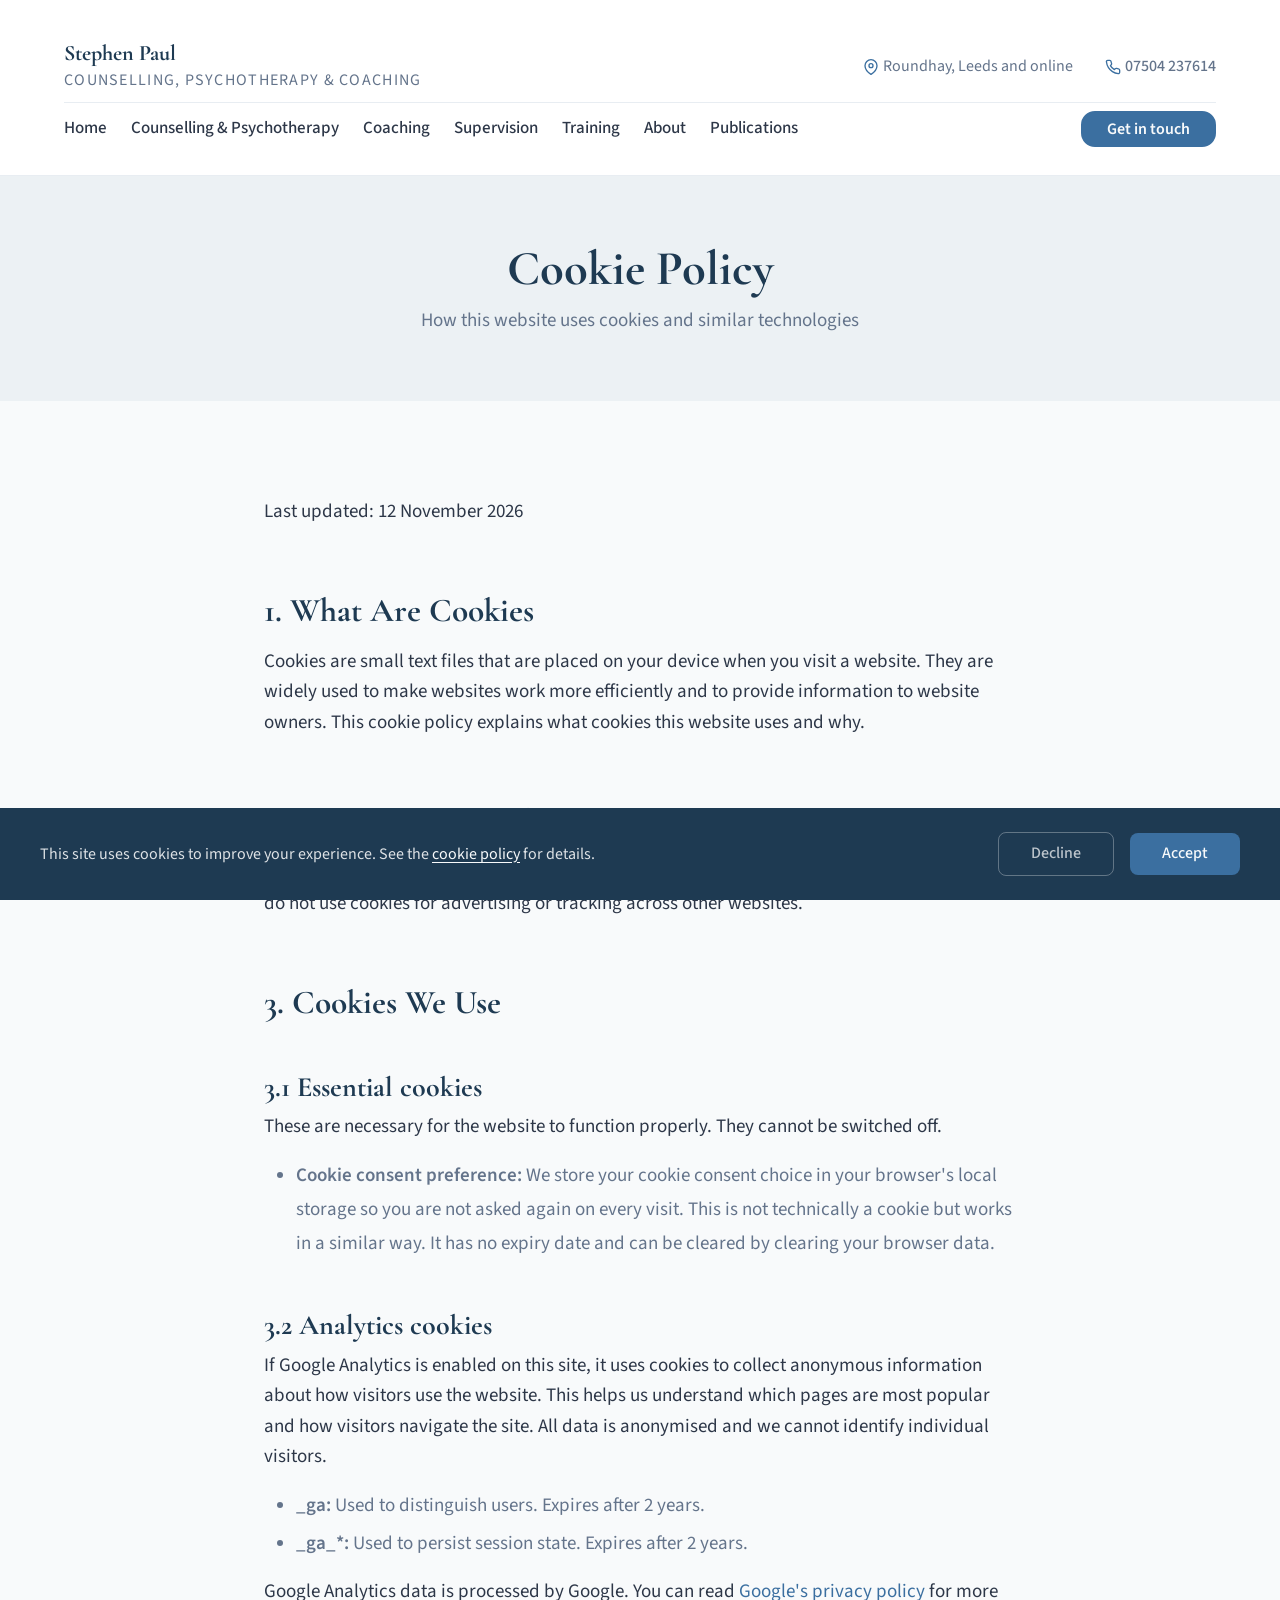
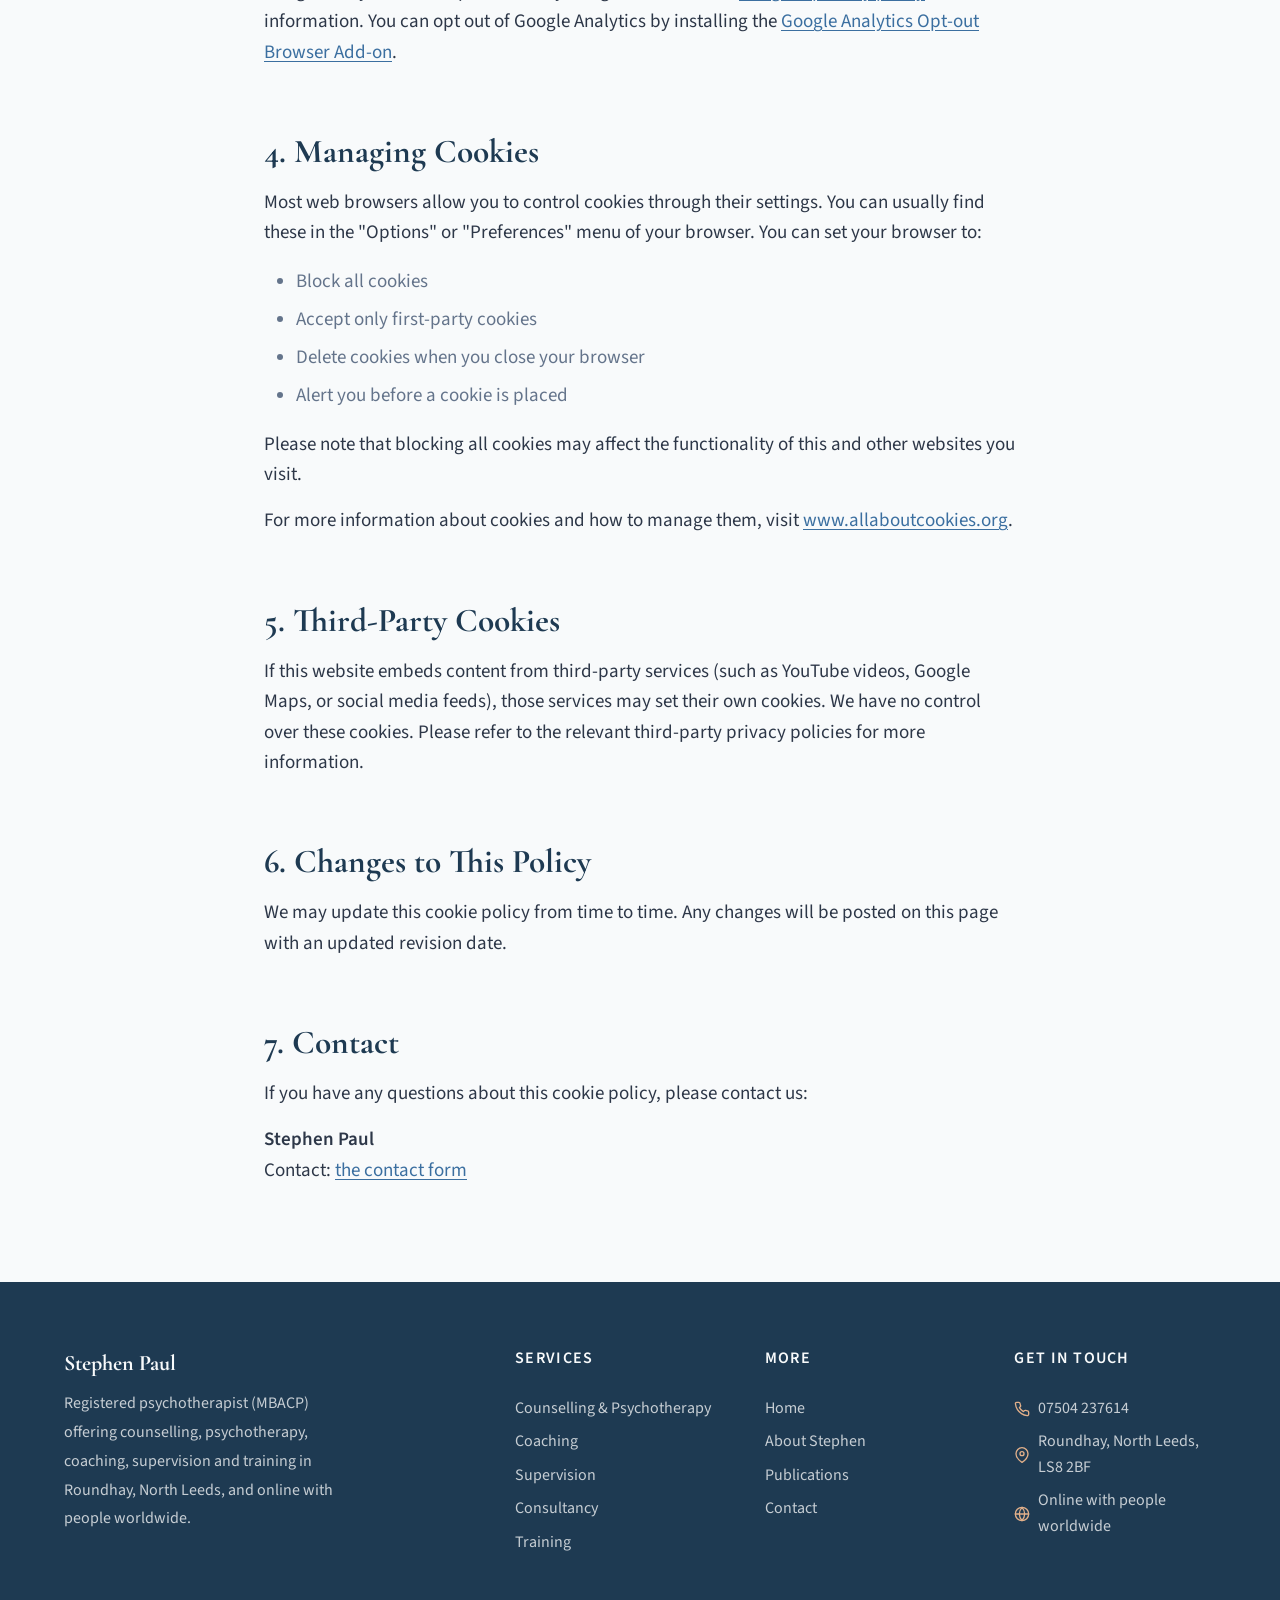
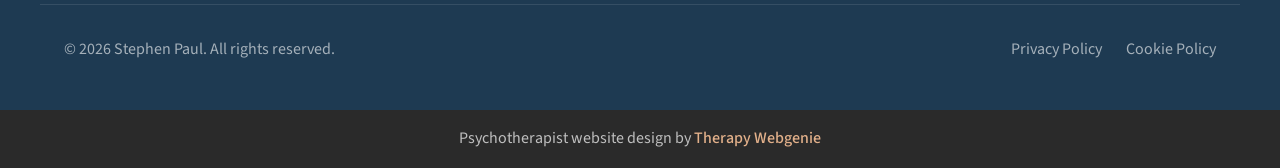
<file: cookies-policy.html>
<!DOCTYPE html>
<html lang="en-GB" data-motion="auto">
<head>
  <meta charset="UTF-8">
  <meta name="viewport" content="width=device-width, initial-scale=1.0">
  <title>Cookie Policy - Stephen Paul</title>
  <meta name="description" content="How this website uses cookies.">
  <meta name="author" content="Stephen Paul">
  <meta name="robots" content="noindex, follow">

  <meta property="og:type" content="website">
  <meta property="og:url" content="https://www.stephen-paul.co.uk/cookies-policy.html">
  <meta property="og:title" content="Cookie Policy - Stephen Paul">
  <meta property="og:description" content="How this website uses cookies.">
  <meta property="og:image" content="https://www.stephen-paul.co.uk/images/hero-bg.jpg">
  <meta property="og:locale" content="en_GB">

  <meta name="twitter:card" content="summary_large_image">
  <meta name="twitter:title" content="Cookie Policy - Stephen Paul">
  <meta name="twitter:description" content="How this website uses cookies.">
  <meta name="twitter:image" content="https://www.stephen-paul.co.uk/images/hero-bg.jpg">

  <link rel="icon" href="images/favicon.png" type="image/png" sizes="96x96">
  <link rel="apple-touch-icon" href="images/apple-touch-icon.png">

  <link rel="preconnect" href="https://fonts.googleapis.com">
  <link rel="preconnect" href="https://fonts.gstatic.com" crossorigin>

  <link rel="stylesheet" href="css/base.css?v=1">
  <link rel="stylesheet" href="css/components.css?v=1">
  <link rel="stylesheet" href="css/theme.css?v=1">
  <!-- PROFILE:schema -->
  <script type="application/ld+json">
{
  "@context": "https://schema.org",
  "@type": "ProfessionalService",
  "name": "Stephen Paul",
  "description": "Registered psychotherapist (MBACP) offering counselling, psychotherapy, coaching, supervision, training and consultancy in Roundhay, North Leeds, and online worldwide.",
  "url": "https://www.stephen-paul.co.uk/",
  "telephone": "+44 7504 237614",
  "image": "https://www.stephen-paul.co.uk/images/stephen-square.jpg",
  "address": {
    "@type": "PostalAddress",
    "addressLocality": "Leeds",
    "addressRegion": "West Yorkshire",
    "postalCode": "LS8 2BF",
    "addressCountry": "GB"
  },
  "areaServed": [
    "Leeds",
    "Online"
  ]
}
  </script>
  <!-- /PROFILE:schema -->
</head>
<body>

  <a href="#main" class="skip-link">Skip to main content</a>

  <!-- SECTION: nav -->
  <nav class="nav nav--two-tier" role="navigation" aria-label="Main navigation">
    <div class="container">
      <div class="nav__top">
        <a href="./" class="nav__brand nav__brand--inline">
          <!-- PROFILE:logo --><!-- /PROFILE:logo -->
          <div class="nav__brand-text">
            <span class="nav__name"><!-- PROFILE:site_title -->Stephen Paul<!-- /PROFILE:site_title --></span>
            <span class="nav__title"><!-- PROFILE:site_slogan -->Counselling, Psychotherapy &amp; Coaching<!-- /PROFILE:site_slogan --></span>
          </div>
        </a>
        <div class="nav__contact">
          <div class="nav__contact-item">
            <svg xmlns="http://www.w3.org/2000/svg" viewBox="0 0 24 24" fill="none" stroke="currentColor" stroke-width="2" stroke-linecap="round" stroke-linejoin="round" aria-hidden="true"><path d="M21 10c0 7-9 13-9 13s-9-6-9-13a9 9 0 0 1 18 0z"></path><circle cx="12" cy="10" r="3"></circle></svg>
            <span>Roundhay, Leeds and online</span>
          </div>
          <div class="nav__contact-item">
            <svg xmlns="http://www.w3.org/2000/svg" viewBox="0 0 24 24" fill="none" stroke="currentColor" stroke-width="2" stroke-linecap="round" stroke-linejoin="round" aria-hidden="true"><path d="M22 16.92v3a2 2 0 0 1-2.18 2 19.79 19.79 0 0 1-8.63-3.07 19.5 19.5 0 0 1-6-6 19.79 19.79 0 0 1-3.07-8.67A2 2 0 0 1 4.11 2h3a2 2 0 0 1 2 1.72 12.84 12.84 0 0 0 .7 2.81 2 2 0 0 1-.45 2.11L8.09 9.91a16 16 0 0 0 6 6l1.27-1.27a2 2 0 0 1 2.11-.45 12.84 12.84 0 0 0 2.81.7A2 2 0 0 1 22 16.92z"></path></svg>
            <a href="tel:07504237614">07504 237614</a>
          </div>
        </div>
      </div>
      <div class="nav__bottom">
        <div class="nav__links">
          <a href="./" class="nav__link">Home</a>
          <a href="counselling-psychotherapy.html" class="nav__link">Counselling &amp; Psychotherapy</a>
          <a href="coaching.html" class="nav__link">Coaching</a>
          <a href="supervision.html" class="nav__link">Supervision</a>
          <a href="training.html" class="nav__link">Training</a>
          <a href="about.html" class="nav__link">About</a>
          <a href="publications.html" class="nav__link">Publications</a>
          <a href="contact.html" class="btn btn--primary nav__cta">Get in touch</a>
        </div>
        <button class="nav__toggle" aria-label="Open menu" aria-expanded="false" aria-controls="mobile-menu">
          <span class="nav__toggle-bar"></span>
          <span class="nav__toggle-bar"></span>
          <span class="nav__toggle-bar"></span>
        </button>
      </div>
    </div>
    <div class="nav__mobile" id="mobile-menu" role="menu">
          <a href="./" class="nav__link" role="menuitem">Home</a>
          <a href="counselling-psychotherapy.html" class="nav__link" role="menuitem">Counselling &amp; Psychotherapy</a>
          <a href="coaching.html" class="nav__link" role="menuitem">Coaching</a>
          <a href="supervision.html" class="nav__link" role="menuitem">Supervision</a>
          <a href="training.html" class="nav__link" role="menuitem">Training</a>
          <a href="about.html" class="nav__link" role="menuitem">About</a>
          <a href="publications.html" class="nav__link" role="menuitem">Publications</a>
      <a href="contact.html" class="btn btn--primary" role="menuitem">Get in touch</a>
      <div class="nav__mobile-contact">
        <div class="nav__contact-item">
          <a href="tel:07504237614">07504 237614</a>
        </div>
      </div>
    </div>
  </nav>
  <!-- /SECTION: nav -->

  <!-- Compact scroll header -->
  <div class="nav-scroll" aria-hidden="true">
    <div class="container nav-scroll__inner">
      <div class="nav-scroll__brand">
        <span class="nav-scroll__name"><!-- PROFILE:site_title -->Stephen Paul<!-- /PROFILE:site_title --></span>
        <span class="nav-scroll__title"><!-- PROFILE:site_slogan -->Counselling, Psychotherapy &amp; Coaching<!-- /PROFILE:site_slogan --></span>
      </div>
      <div class="nav-scroll__right">
        <a href="tel:07504237614" class="nav-scroll__phone" tabindex="-1">
          <svg xmlns="http://www.w3.org/2000/svg" viewBox="0 0 24 24" fill="none" stroke="currentColor" stroke-width="2" stroke-linecap="round" stroke-linejoin="round" aria-hidden="true"><path d="M22 16.92v3a2 2 0 0 1-2.18 2 19.79 19.79 0 0 1-8.63-3.07 19.5 19.5 0 0 1-6-6 19.79 19.79 0 0 1-3.07-8.67A2 2 0 0 1 4.11 2h3a2 2 0 0 1 2 1.72 12.84 12.84 0 0 0 .7 2.81 2 2 0 0 1-.45 2.11L8.09 9.91a16 16 0 0 0 6 6l1.27-1.27a2 2 0 0 1 2.11-.45 12.84 12.84 0 0 0 2.81.7A2 2 0 0 1 22 16.92z"></path></svg>
          07504 237614
        </a>
        <a href="tel:07504237614" class="nav-scroll__phone-icon" aria-label="Call Stephen" tabindex="-1">
          <svg xmlns="http://www.w3.org/2000/svg" viewBox="0 0 24 24" fill="none" stroke="currentColor" stroke-width="2" stroke-linecap="round" stroke-linejoin="round" aria-hidden="true"><path d="M22 16.92v3a2 2 0 0 1-2.18 2 19.79 19.79 0 0 1-8.63-3.07 19.5 19.5 0 0 1-6-6 19.79 19.79 0 0 1-3.07-8.67A2 2 0 0 1 4.11 2h3a2 2 0 0 1 2 1.72 12.84 12.84 0 0 0 .7 2.81 2 2 0 0 1-.45 2.11L8.09 9.91a16 16 0 0 0 6 6l1.27-1.27a2 2 0 0 1 2.11-.45 12.84 12.84 0 0 0 2.81.7A2 2 0 0 1 22 16.92z"></path></svg>
        </a>
        <button class="nav-scroll__toggle" aria-label="Open menu" tabindex="-1">
          <span class="nav-scroll__toggle-bar"></span>
          <span class="nav-scroll__toggle-bar"></span>
          <span class="nav-scroll__toggle-bar"></span>
        </button>
      </div>
    </div>
  </div>

  <main id="main">

    <!-- SECTION: page-header -->
    <section class="page-header">
      <div class="container">
        <h1>Cookie Policy</h1>
        <p>How this website uses cookies and similar technologies</p>
      </div>
    </section>
    <!-- /SECTION: page-header -->

    <!-- SECTION: cookies-content -->
    <section class="section">
      <div class="container container--narrow">
        <div class="legal-content">

          <p class="last-updated">Last updated: 12 November 2026</p>

          <h2>1. What Are Cookies</h2>
          <p>Cookies are small text files that are placed on your device when you visit a website. They are widely used to make websites work more efficiently and to provide information to website owners. This cookie policy explains what cookies this website uses and why.</p>

          <h2>2. How We Use Cookies</h2>
          <p>This website uses a minimal number of cookies, all designed to improve your experience. We do not use cookies for advertising or tracking across other websites.</p>

          <h2>3. Cookies We Use</h2>

          <h3>3.1 Essential cookies</h3>
          <p>These are necessary for the website to function properly. They cannot be switched off.</p>
          <ul>
            <li><strong>Cookie consent preference:</strong> We store your cookie consent choice in your browser's local storage so you are not asked again on every visit. This is not technically a cookie but works in a similar way. It has no expiry date and can be cleared by clearing your browser data.</li>
          </ul>

          <h3>3.2 Analytics cookies</h3>
          <p>If Google Analytics is enabled on this site, it uses cookies to collect anonymous information about how visitors use the website. This helps us understand which pages are most popular and how visitors navigate the site. All data is anonymised and we cannot identify individual visitors.</p>
          <ul>
            <li><strong>_ga:</strong> Used to distinguish users. Expires after 2 years.</li>
            <li><strong>_ga_*:</strong> Used to persist session state. Expires after 2 years.</li>
          </ul>
          <p>Google Analytics data is processed by Google. You can read <a href="https://policies.google.com/privacy" target="_blank" rel="noopener">Google's privacy policy</a> for more information. You can opt out of Google Analytics by installing the <a href="https://tools.google.com/dlpage/gaoptout" target="_blank" rel="noopener">Google Analytics Opt-out Browser Add-on</a>.</p>

          <h2>4. Managing Cookies</h2>
          <p>Most web browsers allow you to control cookies through their settings. You can usually find these in the "Options" or "Preferences" menu of your browser. You can set your browser to:</p>
          <ul>
            <li>Block all cookies</li>
            <li>Accept only first-party cookies</li>
            <li>Delete cookies when you close your browser</li>
            <li>Alert you before a cookie is placed</li>
          </ul>
          <p>Please note that blocking all cookies may affect the functionality of this and other websites you visit.</p>
          <p>For more information about cookies and how to manage them, visit <a href="https://www.allaboutcookies.org" target="_blank" rel="noopener">www.allaboutcookies.org</a>.</p>

          <h2>5. Third-Party Cookies</h2>
          <p>If this website embeds content from third-party services (such as YouTube videos, Google Maps, or social media feeds), those services may set their own cookies. We have no control over these cookies. Please refer to the relevant third-party privacy policies for more information.</p>

          <h2>6. Changes to This Policy</h2>
          <p>We may update this cookie policy from time to time. Any changes will be posted on this page with an updated revision date.</p>

          <h2>7. Contact</h2>
          <p>If you have any questions about this cookie policy, please contact us:</p>
          <p><strong>Stephen Paul</strong><br>
          Contact: <a href="contact.html">the contact form</a></p>

        </div>
      </div>
    </section>
    <!-- /SECTION: cookies-content -->

  </main>

  <!-- SECTION: footer -->
  <footer class="footer">
    <div class="container footer__inner">
      <div class="footer__brand">
        <p class="footer__brand-name">Stephen Paul</p>
        <p class="footer__brand-text">Registered psychotherapist (MBACP) offering counselling, psychotherapy, coaching, supervision and training in Roundhay, North Leeds, and online with people worldwide.</p>
      </div>
      <div class="footer__col">
        <p class="footer__heading">Services</p>
        <div class="footer__links">
          <a href="counselling-psychotherapy.html" class="footer__link">Counselling &amp; Psychotherapy</a>
          <a href="coaching.html" class="footer__link">Coaching</a>
          <a href="supervision.html" class="footer__link">Supervision</a>
          <a href="supervision.html#consultancy" class="footer__link">Consultancy</a>
          <a href="training.html" class="footer__link">Training</a>
        </div>
      </div>
      <div class="footer__col">
        <p class="footer__heading">More</p>
        <div class="footer__links">
          <a href="./" class="footer__link">Home</a>
          <a href="about.html" class="footer__link">About Stephen</a>
          <a href="publications.html" class="footer__link">Publications</a>
          <a href="contact.html" class="footer__link">Contact</a>
        </div>
      </div>
      <div class="footer__col">
        <p class="footer__heading">Get in touch</p>
        <div class="footer__contact-item">
          <svg xmlns="http://www.w3.org/2000/svg" viewBox="0 0 24 24" fill="none" stroke="currentColor" stroke-width="2" stroke-linecap="round" stroke-linejoin="round" aria-hidden="true"><path d="M22 16.92v3a2 2 0 0 1-2.18 2 19.79 19.79 0 0 1-8.63-3.07 19.5 19.5 0 0 1-6-6 19.79 19.79 0 0 1-3.07-8.67A2 2 0 0 1 4.11 2h3a2 2 0 0 1 2 1.72 12.84 12.84 0 0 0 .7 2.81 2 2 0 0 1-.45 2.11L8.09 9.91a16 16 0 0 0 6 6l1.27-1.27a2 2 0 0 1 2.11-.45 12.84 12.84 0 0 0 2.81.7A2 2 0 0 1 22 16.92z"></path></svg>
          <!-- PROFILE:phone_mobile --><a href="tel:07504237614">07504 237614</a><!-- /PROFILE:phone_mobile -->
        </div>
        <div class="footer__contact-item">
          <svg xmlns="http://www.w3.org/2000/svg" viewBox="0 0 24 24" fill="none" stroke="currentColor" stroke-width="2" stroke-linecap="round" stroke-linejoin="round" aria-hidden="true"><path d="M21 10c0 7-9 13-9 13s-9-6-9-13a9 9 0 0 1 18 0z"></path><circle cx="12" cy="10" r="3"></circle></svg>
          <!-- PROFILE:address --><span>Roundhay, North Leeds, LS8 2BF</span><!-- /PROFILE:address -->
        </div>
        <div class="footer__contact-item">
          <svg xmlns="http://www.w3.org/2000/svg" viewBox="0 0 24 24" fill="none" stroke="currentColor" stroke-width="2" stroke-linecap="round" stroke-linejoin="round" aria-hidden="true"><circle cx="12" cy="12" r="10"></circle><line x1="2" y1="12" x2="22" y2="12"></line><path d="M12 2a15.3 15.3 0 0 1 4 10 15.3 15.3 0 0 1-4 10 15.3 15.3 0 0 1-4-10 15.3 15.3 0 0 1 4-10z"></path></svg>
          <span>Online with people worldwide</span>
        </div>
        <!-- PROFILE:social_linkedin --><!-- /PROFILE:social_linkedin -->
        <!-- PROFILE:email --><!-- /PROFILE:email -->
      </div>
    </div>
    <div class="container footer__bottom">
      <p class="footer__copyright">&copy; 2026 Stephen Paul. All rights reserved.</p>
      <div class="footer__legal">
        <a href="privacy.html">Privacy Policy</a>
        <a href="cookies-policy.html">Cookie Policy</a>
      </div>
    </div>
  </footer>
  <!-- /SECTION: footer -->

  <div class="site-credit">
    <p>Psychotherapist website design by <a href="https://www.therapywebgenie.com/website-design/psychotherapists/" target="_blank" rel="noopener nofollow">Therapy Webgenie</a></p>
  </div>

  <!-- Cookie Consent -->
  <div class="cookie-banner" role="dialog" aria-label="Cookie consent">
    <div class="cookie-banner__inner">
      <p class="cookie-banner__text">This site uses cookies to improve your experience. See the <a href="cookies-policy.html">cookie policy</a> for details.</p>
      <div class="cookie-banner__buttons">
        <button class="cookie-banner__accept">Accept</button>
        <button class="cookie-banner__decline">Decline</button>
      </div>
    </div>
  </div>

  <!-- Back to Top -->
  <button class="back-to-top" aria-label="Back to top">
    <svg xmlns="http://www.w3.org/2000/svg" viewBox="0 0 24 24" fill="none" stroke="currentColor" stroke-width="2" stroke-linecap="round" stroke-linejoin="round" aria-hidden="true"><polyline points="18 15 12 9 6 15"></polyline></svg>
  </button>

  <script src="js/main.js?v=1"></script>
</body>
</html>
</file>
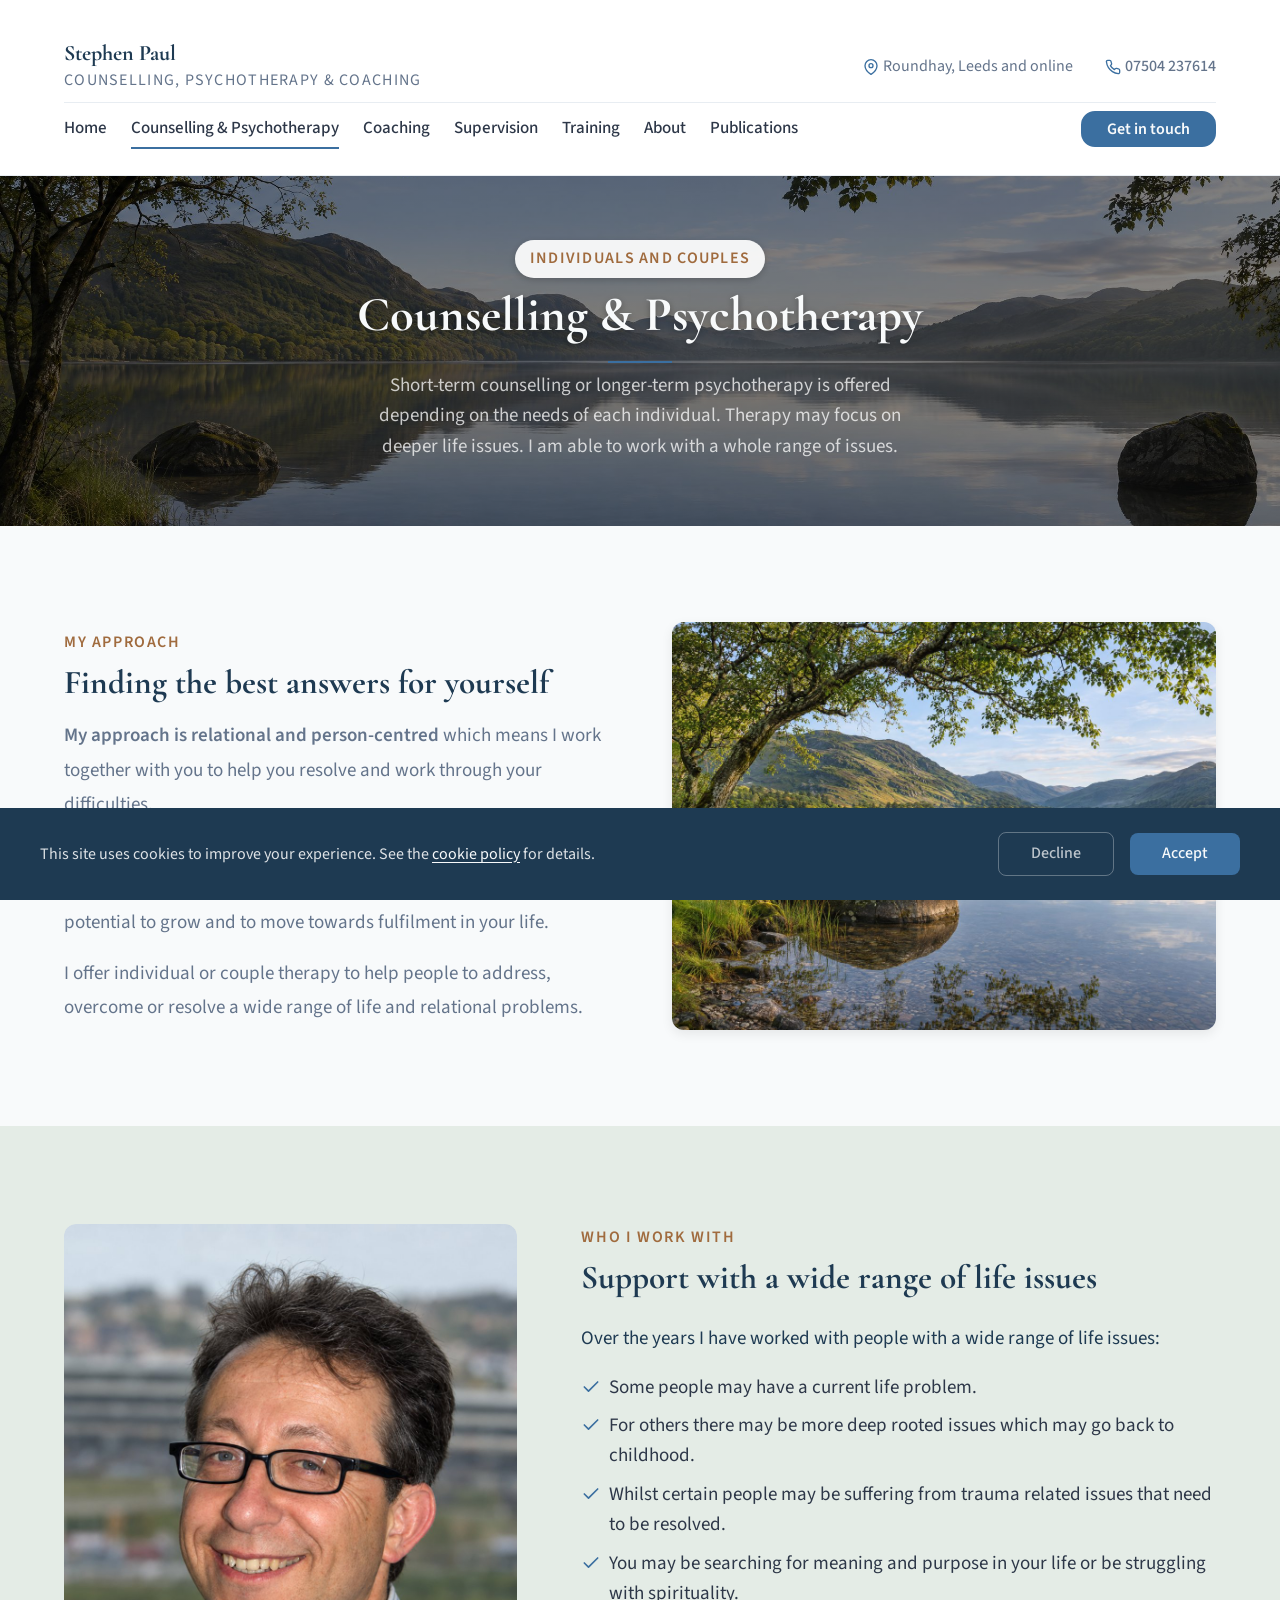
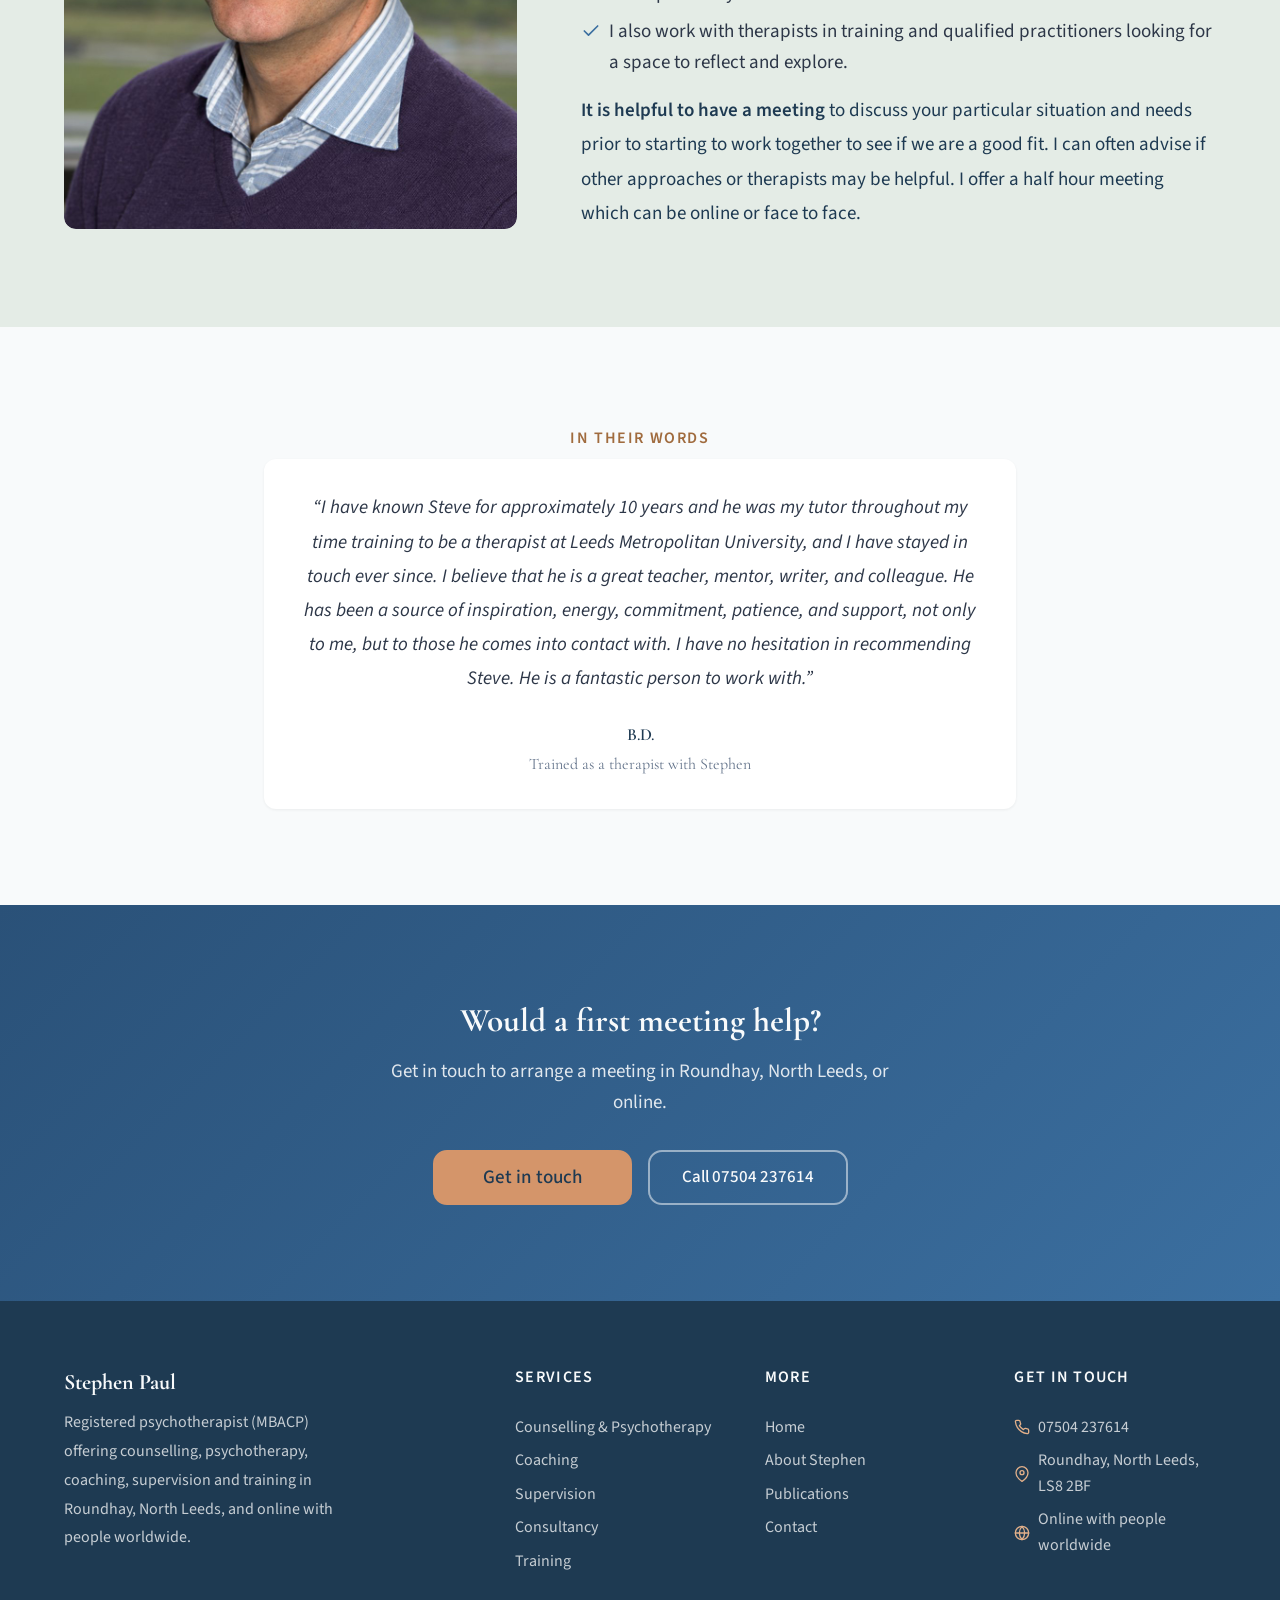
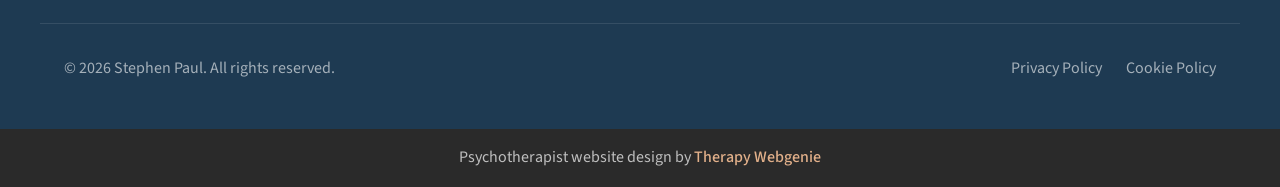
<file: counselling-psychotherapy.html>
<!DOCTYPE html>
<html lang="en-GB" data-motion="auto">
<head>
  <meta charset="UTF-8">
  <meta name="viewport" content="width=device-width, initial-scale=1.0">
  <title>Counselling &amp; Psychotherapy in Leeds - Stephen Paul</title>
  <meta name="description" content="Short-term counselling or longer-term psychotherapy with Stephen Paul, a person-centred psychotherapist in Roundhay, North Leeds, and online.">
  <meta name="author" content="Stephen Paul">
  <meta name="robots" content="max-image-preview:large">
  <link rel="canonical" href="https://www.stephen-paul.co.uk/counselling-psychotherapy.html">

  <meta property="og:type" content="website">
  <meta property="og:url" content="https://www.stephen-paul.co.uk/counselling-psychotherapy.html">
  <meta property="og:title" content="Counselling &amp; Psychotherapy in Leeds - Stephen Paul">
  <meta property="og:description" content="Short-term counselling or longer-term psychotherapy with Stephen Paul, a person-centred psychotherapist in Roundhay, North Leeds, and online.">
  <meta property="og:image" content="https://www.stephen-paul.co.uk/images/hero-bg.jpg">
  <meta property="og:locale" content="en_GB">

  <meta name="twitter:card" content="summary_large_image">
  <meta name="twitter:title" content="Counselling &amp; Psychotherapy in Leeds - Stephen Paul">
  <meta name="twitter:description" content="Short-term counselling or longer-term psychotherapy with Stephen Paul, a person-centred psychotherapist in Roundhay, North Leeds, and online.">
  <meta name="twitter:image" content="https://www.stephen-paul.co.uk/images/hero-bg.jpg">

  <link rel="icon" href="images/favicon.png" type="image/png" sizes="96x96">
  <link rel="apple-touch-icon" href="images/apple-touch-icon.png">

  <link rel="preconnect" href="https://fonts.googleapis.com">
  <link rel="preconnect" href="https://fonts.gstatic.com" crossorigin>

  <link rel="stylesheet" href="css/base.css?v=1">
  <link rel="stylesheet" href="css/components.css?v=1">
  <link rel="stylesheet" href="css/theme.css?v=1">
  <!-- PROFILE:schema -->
  <script type="application/ld+json">
{
  "@context": "https://schema.org",
  "@type": "ProfessionalService",
  "name": "Stephen Paul",
  "description": "Registered psychotherapist (MBACP) offering counselling, psychotherapy, coaching, supervision, training and consultancy in Roundhay, North Leeds, and online worldwide.",
  "url": "https://www.stephen-paul.co.uk/",
  "telephone": "+44 7504 237614",
  "image": "https://www.stephen-paul.co.uk/images/stephen-square.jpg",
  "address": {
    "@type": "PostalAddress",
    "addressLocality": "Leeds",
    "addressRegion": "West Yorkshire",
    "postalCode": "LS8 2BF",
    "addressCountry": "GB"
  },
  "areaServed": [
    "Leeds",
    "Online"
  ]
}
  </script>
  <!-- /PROFILE:schema -->
  <script type="application/ld+json">
{
  "@context": "https://schema.org",
  "@type": "BreadcrumbList",
  "itemListElement": [
    {
      "@type": "ListItem",
      "position": 1,
      "name": "Home",
      "item": "https://www.stephen-paul.co.uk/"
    },
    {
      "@type": "ListItem",
      "position": 2,
      "name": "Counselling & Psychotherapy",
      "item": "https://www.stephen-paul.co.uk/counselling-psychotherapy.html"
    }
  ]
}
  </script>
</head>
<body>

  <a href="#main" class="skip-link">Skip to main content</a>

  <!-- SECTION: nav -->
  <nav class="nav nav--two-tier" role="navigation" aria-label="Main navigation">
    <div class="container">
      <div class="nav__top">
        <a href="./" class="nav__brand nav__brand--inline">
          <!-- PROFILE:logo --><!-- /PROFILE:logo -->
          <div class="nav__brand-text">
            <span class="nav__name"><!-- PROFILE:site_title -->Stephen Paul<!-- /PROFILE:site_title --></span>
            <span class="nav__title"><!-- PROFILE:site_slogan -->Counselling, Psychotherapy &amp; Coaching<!-- /PROFILE:site_slogan --></span>
          </div>
        </a>
        <div class="nav__contact">
          <div class="nav__contact-item">
            <svg xmlns="http://www.w3.org/2000/svg" viewBox="0 0 24 24" fill="none" stroke="currentColor" stroke-width="2" stroke-linecap="round" stroke-linejoin="round" aria-hidden="true"><path d="M21 10c0 7-9 13-9 13s-9-6-9-13a9 9 0 0 1 18 0z"></path><circle cx="12" cy="10" r="3"></circle></svg>
            <span>Roundhay, Leeds and online</span>
          </div>
          <div class="nav__contact-item">
            <svg xmlns="http://www.w3.org/2000/svg" viewBox="0 0 24 24" fill="none" stroke="currentColor" stroke-width="2" stroke-linecap="round" stroke-linejoin="round" aria-hidden="true"><path d="M22 16.92v3a2 2 0 0 1-2.18 2 19.79 19.79 0 0 1-8.63-3.07 19.5 19.5 0 0 1-6-6 19.79 19.79 0 0 1-3.07-8.67A2 2 0 0 1 4.11 2h3a2 2 0 0 1 2 1.72 12.84 12.84 0 0 0 .7 2.81 2 2 0 0 1-.45 2.11L8.09 9.91a16 16 0 0 0 6 6l1.27-1.27a2 2 0 0 1 2.11-.45 12.84 12.84 0 0 0 2.81.7A2 2 0 0 1 22 16.92z"></path></svg>
            <a href="tel:07504237614">07504 237614</a>
          </div>
        </div>
      </div>
      <div class="nav__bottom">
        <div class="nav__links">
          <a href="./" class="nav__link">Home</a>
          <a href="counselling-psychotherapy.html" class="nav__link nav__link--active" aria-current="page">Counselling &amp; Psychotherapy</a>
          <a href="coaching.html" class="nav__link">Coaching</a>
          <a href="supervision.html" class="nav__link">Supervision</a>
          <a href="training.html" class="nav__link">Training</a>
          <a href="about.html" class="nav__link">About</a>
          <a href="publications.html" class="nav__link">Publications</a>
          <a href="contact.html" class="btn btn--primary nav__cta">Get in touch</a>
        </div>
        <button class="nav__toggle" aria-label="Open menu" aria-expanded="false" aria-controls="mobile-menu">
          <span class="nav__toggle-bar"></span>
          <span class="nav__toggle-bar"></span>
          <span class="nav__toggle-bar"></span>
        </button>
      </div>
    </div>
    <div class="nav__mobile" id="mobile-menu" role="menu">
          <a href="./" class="nav__link" role="menuitem">Home</a>
          <a href="counselling-psychotherapy.html" class="nav__link nav__link--active" aria-current="page" role="menuitem">Counselling &amp; Psychotherapy</a>
          <a href="coaching.html" class="nav__link" role="menuitem">Coaching</a>
          <a href="supervision.html" class="nav__link" role="menuitem">Supervision</a>
          <a href="training.html" class="nav__link" role="menuitem">Training</a>
          <a href="about.html" class="nav__link" role="menuitem">About</a>
          <a href="publications.html" class="nav__link" role="menuitem">Publications</a>
      <a href="contact.html" class="btn btn--primary" role="menuitem">Get in touch</a>
      <div class="nav__mobile-contact">
        <div class="nav__contact-item">
          <a href="tel:07504237614">07504 237614</a>
        </div>
      </div>
    </div>
  </nav>
  <!-- /SECTION: nav -->

  <!-- Compact scroll header -->
  <div class="nav-scroll" aria-hidden="true">
    <div class="container nav-scroll__inner">
      <div class="nav-scroll__brand">
        <span class="nav-scroll__name"><!-- PROFILE:site_title -->Stephen Paul<!-- /PROFILE:site_title --></span>
        <span class="nav-scroll__title"><!-- PROFILE:site_slogan -->Counselling, Psychotherapy &amp; Coaching<!-- /PROFILE:site_slogan --></span>
      </div>
      <div class="nav-scroll__right">
        <a href="tel:07504237614" class="nav-scroll__phone" tabindex="-1">
          <svg xmlns="http://www.w3.org/2000/svg" viewBox="0 0 24 24" fill="none" stroke="currentColor" stroke-width="2" stroke-linecap="round" stroke-linejoin="round" aria-hidden="true"><path d="M22 16.92v3a2 2 0 0 1-2.18 2 19.79 19.79 0 0 1-8.63-3.07 19.5 19.5 0 0 1-6-6 19.79 19.79 0 0 1-3.07-8.67A2 2 0 0 1 4.11 2h3a2 2 0 0 1 2 1.72 12.84 12.84 0 0 0 .7 2.81 2 2 0 0 1-.45 2.11L8.09 9.91a16 16 0 0 0 6 6l1.27-1.27a2 2 0 0 1 2.11-.45 12.84 12.84 0 0 0 2.81.7A2 2 0 0 1 22 16.92z"></path></svg>
          07504 237614
        </a>
        <a href="tel:07504237614" class="nav-scroll__phone-icon" aria-label="Call Stephen" tabindex="-1">
          <svg xmlns="http://www.w3.org/2000/svg" viewBox="0 0 24 24" fill="none" stroke="currentColor" stroke-width="2" stroke-linecap="round" stroke-linejoin="round" aria-hidden="true"><path d="M22 16.92v3a2 2 0 0 1-2.18 2 19.79 19.79 0 0 1-8.63-3.07 19.5 19.5 0 0 1-6-6 19.79 19.79 0 0 1-3.07-8.67A2 2 0 0 1 4.11 2h3a2 2 0 0 1 2 1.72 12.84 12.84 0 0 0 .7 2.81 2 2 0 0 1-.45 2.11L8.09 9.91a16 16 0 0 0 6 6l1.27-1.27a2 2 0 0 1 2.11-.45 12.84 12.84 0 0 0 2.81.7A2 2 0 0 1 22 16.92z"></path></svg>
        </a>
        <button class="nav-scroll__toggle" aria-label="Open menu" tabindex="-1">
          <span class="nav-scroll__toggle-bar"></span>
          <span class="nav-scroll__toggle-bar"></span>
          <span class="nav-scroll__toggle-bar"></span>
        </button>
      </div>
    </div>
  </div>

  <main id="main">

    <!-- SECTION: page-header -->
    <section class="page-header page-header--image page-header--rule" style="background-image: url('images/counselling-banner.jpg'); background-size: cover; background-position: center center;">
      <div class="container">
        <span class="section-label">Individuals and couples</span>
        <h1>Counselling &amp; Psychotherapy</h1>
        <p class="page-header__meta">Short-term counselling or longer-term psychotherapy is offered depending on the needs of each individual. Therapy may focus on deeper life issues. I am able to work with a whole range of issues.</p>
      </div>
    </section>
    <!-- /SECTION: page-header -->

    <!-- SECTION: approach -->
    <section class="section reveal">
      <div class="container split">
        <div class="split__text">
          <span class="section-label">My approach</span>
          <h2>Finding the best answers for yourself</h2>
          <p><strong>My approach is relational and person-centred</strong> which means I work together with you to help you resolve and work through your difficulties.</p>
          <p>I have a humanistic philosophy. I trust, that given the right help you can find the best answers for yourself and that you have a built in potential to grow and to move towards fulfilment in your life.</p>
          <p>I offer individual or couple therapy to help people to address, overcome or resolve a wide range of life and relational problems.</p>
        </div>
        <img src="images/counselling-split.jpg" alt="A quiet lakeshore with a leaning tree and a boulder in soft morning light" class="split__image" loading="lazy" width="1200" height="900">
      </div>
    </section>
    <!-- /SECTION: approach -->

    <!-- SECTION: who-i-work-with -->
    <section class="section band band--3 reveal">
      <div class="container intro__inner">
        <div class="intro__image-wrap">
          <img src="images/stephen-portrait.jpg" alt="Stephen Paul, person-centred psychotherapist" class="intro__image" loading="lazy" width="960" height="1280">
        </div>
        <div class="intro__text">
          <span class="section-label">Who I work with</span>
          <h2>Support with a wide range of life issues</h2>
          <p>Over the years I have worked with people with a wide range of life issues:</p>
          <ul class="checklist">
          <li><svg xmlns="http://www.w3.org/2000/svg" viewBox="0 0 24 24" fill="none" stroke="currentColor" stroke-width="2" stroke-linecap="round" stroke-linejoin="round" aria-hidden="true"><polyline points="20 6 9 17 4 12"></polyline></svg> <span>Some people may have a current life problem.</span></li>
          <li><svg xmlns="http://www.w3.org/2000/svg" viewBox="0 0 24 24" fill="none" stroke="currentColor" stroke-width="2" stroke-linecap="round" stroke-linejoin="round" aria-hidden="true"><polyline points="20 6 9 17 4 12"></polyline></svg> <span>For others there may be more deep rooted issues which may go back to childhood.</span></li>
          <li><svg xmlns="http://www.w3.org/2000/svg" viewBox="0 0 24 24" fill="none" stroke="currentColor" stroke-width="2" stroke-linecap="round" stroke-linejoin="round" aria-hidden="true"><polyline points="20 6 9 17 4 12"></polyline></svg> <span>Whilst certain people may be suffering from trauma related issues that need to be resolved.</span></li>
          <li><svg xmlns="http://www.w3.org/2000/svg" viewBox="0 0 24 24" fill="none" stroke="currentColor" stroke-width="2" stroke-linecap="round" stroke-linejoin="round" aria-hidden="true"><polyline points="20 6 9 17 4 12"></polyline></svg> <span>You may be searching for meaning and purpose in your life or be struggling with spirituality.</span></li>
          <li><svg xmlns="http://www.w3.org/2000/svg" viewBox="0 0 24 24" fill="none" stroke="currentColor" stroke-width="2" stroke-linecap="round" stroke-linejoin="round" aria-hidden="true"><polyline points="20 6 9 17 4 12"></polyline></svg> <span>I also work with therapists in training and qualified practitioners looking for a space to reflect and explore.</span></li>
          </ul>
          <p><strong>It is helpful to have a meeting</strong> to discuss your particular situation and needs prior to starting to work together to see if we are a good fit. I can often advise if other approaches or therapists may be helpful. I offer a half hour meeting which can be online or face to face.</p>
        </div>
      </div>
    </section>
    <!-- /SECTION: who-i-work-with -->

    <!-- SECTION: testimonial -->
    <section class="section reveal">
      <div class="container container--narrow text-center">
        <span class="section-label">In their words</span>
        <figure class="testimonial">
          <blockquote class="testimonial__quote">&ldquo;I have known Steve for approximately 10 years and he was my tutor throughout my time training to be a therapist at Leeds Metropolitan University, and I have stayed in touch ever since. I believe that he is a great teacher, mentor, writer, and colleague. He has been a source of inspiration, energy, commitment, patience, and support, not only to me, but to those he comes into contact with. I have no hesitation in recommending Steve. He is a fantastic person to work with.&rdquo;</blockquote>
          <figcaption><p class="testimonial__author">B.D.</p>
          <p class="testimonial__detail">Trained as a therapist with Stephen</p></figcaption>
        </figure>
      </div>
    </section>
    <!-- /SECTION: testimonial -->

    <!-- SECTION: cta -->
    <section class="section cta-banner reveal">
      <div class="container text-center">
        <h2>Would a first meeting help?</h2>
        <p>Get in touch to arrange a meeting in Roundhay, North Leeds, or online.</p>
        <div class="cta-banner__buttons">
          <a href="contact.html" class="btn btn--accent">Get in touch</a>
          <a href="tel:07504237614" class="btn btn--secondary">Call 07504 237614</a>
        </div>
      </div>
    </section>
    <!-- /SECTION: cta -->

  </main>

  <!-- SECTION: footer -->
  <footer class="footer">
    <div class="container footer__inner">
      <div class="footer__brand">
        <p class="footer__brand-name">Stephen Paul</p>
        <p class="footer__brand-text">Registered psychotherapist (MBACP) offering counselling, psychotherapy, coaching, supervision and training in Roundhay, North Leeds, and online with people worldwide.</p>
      </div>
      <div class="footer__col">
        <p class="footer__heading">Services</p>
        <div class="footer__links">
          <a href="counselling-psychotherapy.html" class="footer__link">Counselling &amp; Psychotherapy</a>
          <a href="coaching.html" class="footer__link">Coaching</a>
          <a href="supervision.html" class="footer__link">Supervision</a>
          <a href="supervision.html#consultancy" class="footer__link">Consultancy</a>
          <a href="training.html" class="footer__link">Training</a>
        </div>
      </div>
      <div class="footer__col">
        <p class="footer__heading">More</p>
        <div class="footer__links">
          <a href="./" class="footer__link">Home</a>
          <a href="about.html" class="footer__link">About Stephen</a>
          <a href="publications.html" class="footer__link">Publications</a>
          <a href="contact.html" class="footer__link">Contact</a>
        </div>
      </div>
      <div class="footer__col">
        <p class="footer__heading">Get in touch</p>
        <div class="footer__contact-item">
          <svg xmlns="http://www.w3.org/2000/svg" viewBox="0 0 24 24" fill="none" stroke="currentColor" stroke-width="2" stroke-linecap="round" stroke-linejoin="round" aria-hidden="true"><path d="M22 16.92v3a2 2 0 0 1-2.18 2 19.79 19.79 0 0 1-8.63-3.07 19.5 19.5 0 0 1-6-6 19.79 19.79 0 0 1-3.07-8.67A2 2 0 0 1 4.11 2h3a2 2 0 0 1 2 1.72 12.84 12.84 0 0 0 .7 2.81 2 2 0 0 1-.45 2.11L8.09 9.91a16 16 0 0 0 6 6l1.27-1.27a2 2 0 0 1 2.11-.45 12.84 12.84 0 0 0 2.81.7A2 2 0 0 1 22 16.92z"></path></svg>
          <!-- PROFILE:phone_mobile --><a href="tel:07504237614">07504 237614</a><!-- /PROFILE:phone_mobile -->
        </div>
        <div class="footer__contact-item">
          <svg xmlns="http://www.w3.org/2000/svg" viewBox="0 0 24 24" fill="none" stroke="currentColor" stroke-width="2" stroke-linecap="round" stroke-linejoin="round" aria-hidden="true"><path d="M21 10c0 7-9 13-9 13s-9-6-9-13a9 9 0 0 1 18 0z"></path><circle cx="12" cy="10" r="3"></circle></svg>
          <!-- PROFILE:address --><span>Roundhay, North Leeds, LS8 2BF</span><!-- /PROFILE:address -->
        </div>
        <div class="footer__contact-item">
          <svg xmlns="http://www.w3.org/2000/svg" viewBox="0 0 24 24" fill="none" stroke="currentColor" stroke-width="2" stroke-linecap="round" stroke-linejoin="round" aria-hidden="true"><circle cx="12" cy="12" r="10"></circle><line x1="2" y1="12" x2="22" y2="12"></line><path d="M12 2a15.3 15.3 0 0 1 4 10 15.3 15.3 0 0 1-4 10 15.3 15.3 0 0 1-4-10 15.3 15.3 0 0 1 4-10z"></path></svg>
          <span>Online with people worldwide</span>
        </div>
        <!-- PROFILE:social_linkedin --><!-- /PROFILE:social_linkedin -->
        <!-- PROFILE:email --><!-- /PROFILE:email -->
      </div>
    </div>
    <div class="container footer__bottom">
      <p class="footer__copyright">&copy; 2026 Stephen Paul. All rights reserved.</p>
      <div class="footer__legal">
        <a href="privacy.html">Privacy Policy</a>
        <a href="cookies-policy.html">Cookie Policy</a>
      </div>
    </div>
  </footer>
  <!-- /SECTION: footer -->

  <div class="site-credit">
    <p>Psychotherapist website design by <a href="https://www.therapywebgenie.com/website-design/psychotherapists/" target="_blank" rel="noopener nofollow">Therapy Webgenie</a></p>
  </div>

  <!-- Cookie Consent -->
  <div class="cookie-banner" role="dialog" aria-label="Cookie consent">
    <div class="cookie-banner__inner">
      <p class="cookie-banner__text">This site uses cookies to improve your experience. See the <a href="cookies-policy.html">cookie policy</a> for details.</p>
      <div class="cookie-banner__buttons">
        <button class="cookie-banner__accept">Accept</button>
        <button class="cookie-banner__decline">Decline</button>
      </div>
    </div>
  </div>

  <!-- Back to Top -->
  <button class="back-to-top" aria-label="Back to top">
    <svg xmlns="http://www.w3.org/2000/svg" viewBox="0 0 24 24" fill="none" stroke="currentColor" stroke-width="2" stroke-linecap="round" stroke-linejoin="round" aria-hidden="true"><polyline points="18 15 12 9 6 15"></polyline></svg>
  </button>

  <script src="js/main.js?v=1"></script>
</body>
</html>
</file>
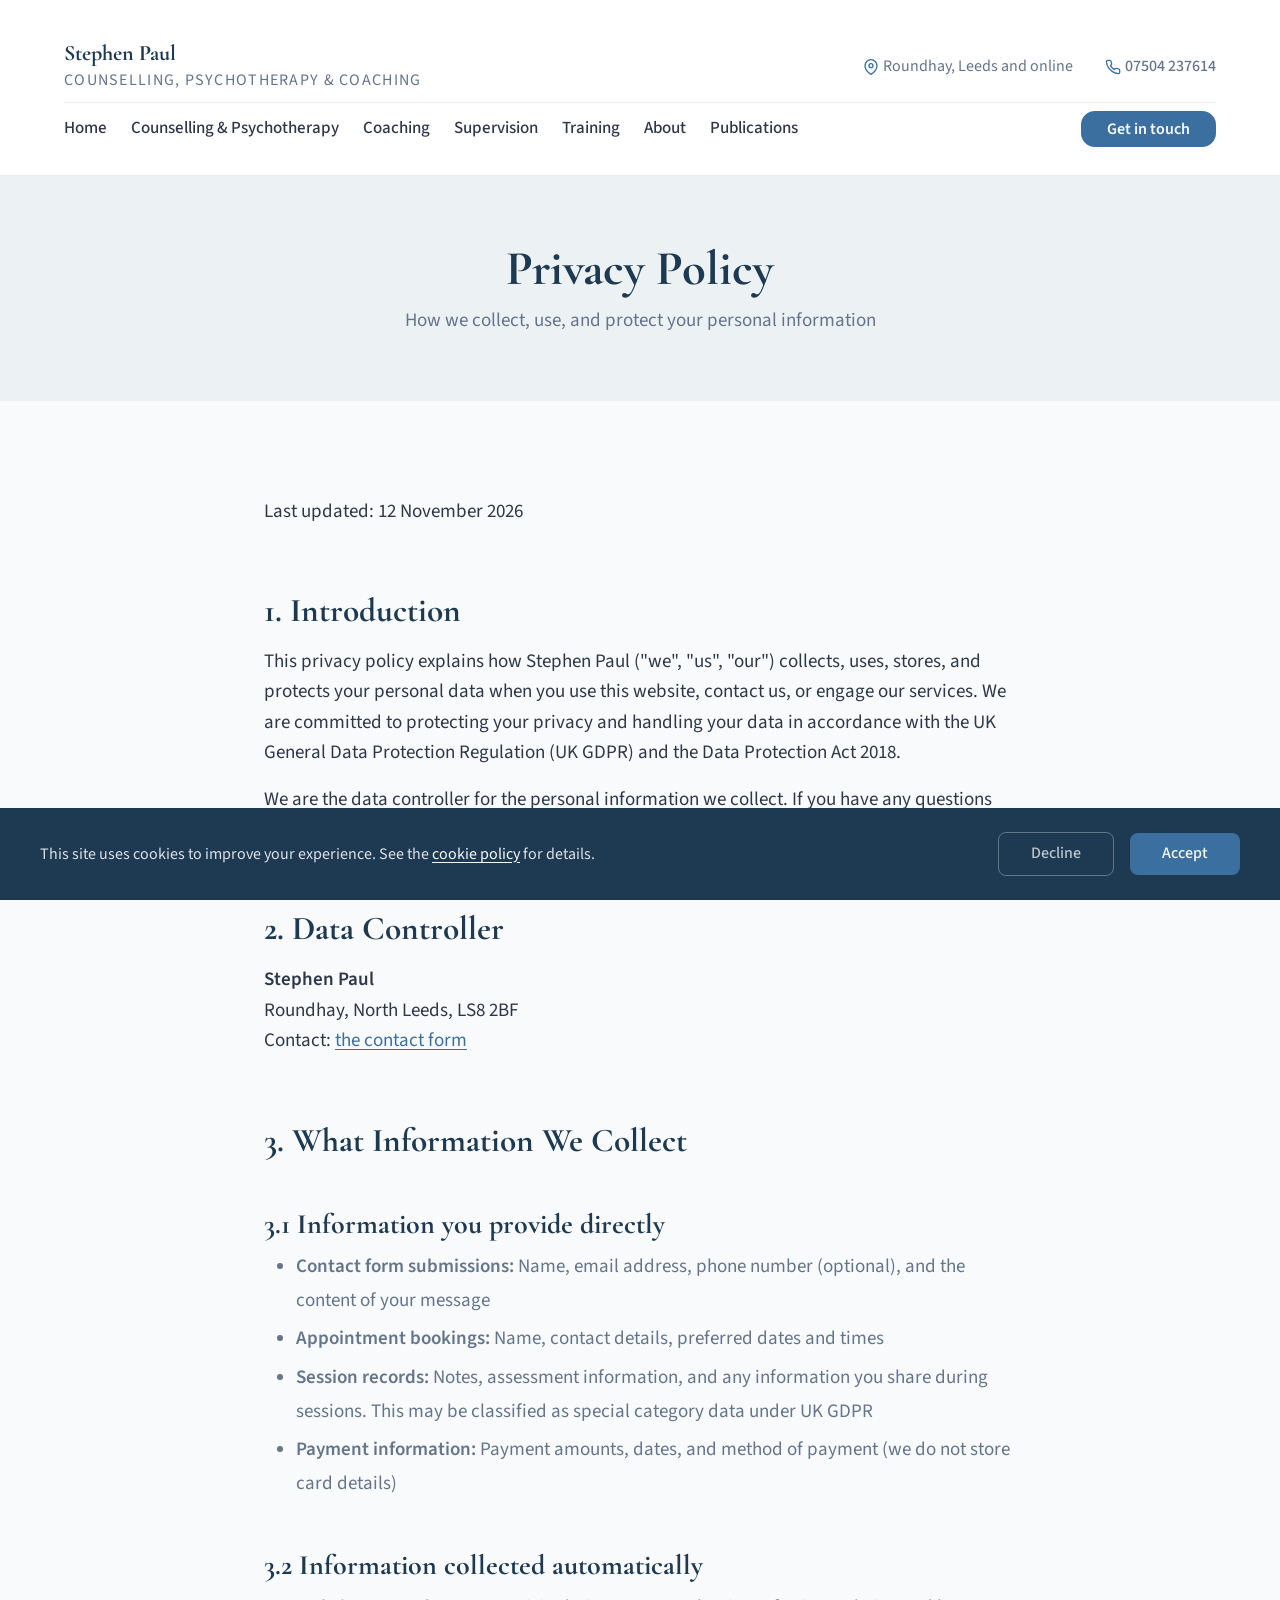
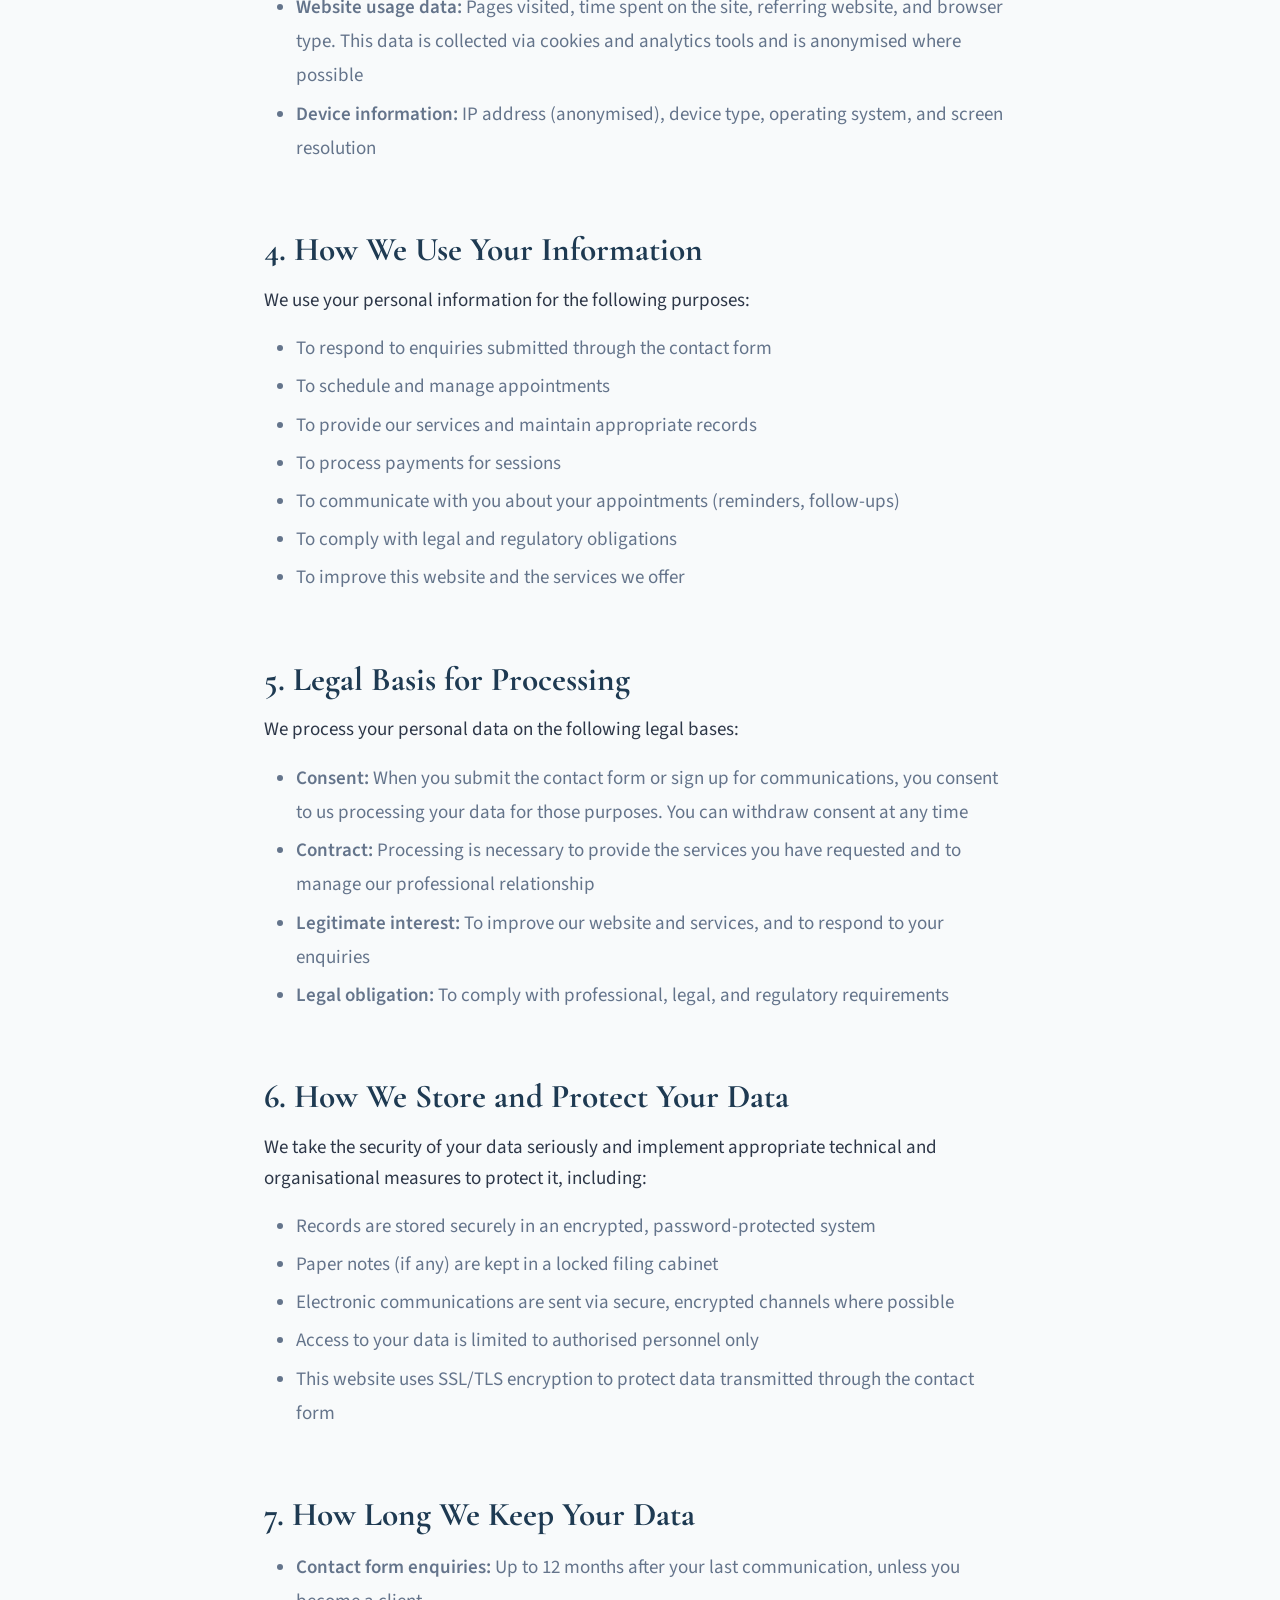
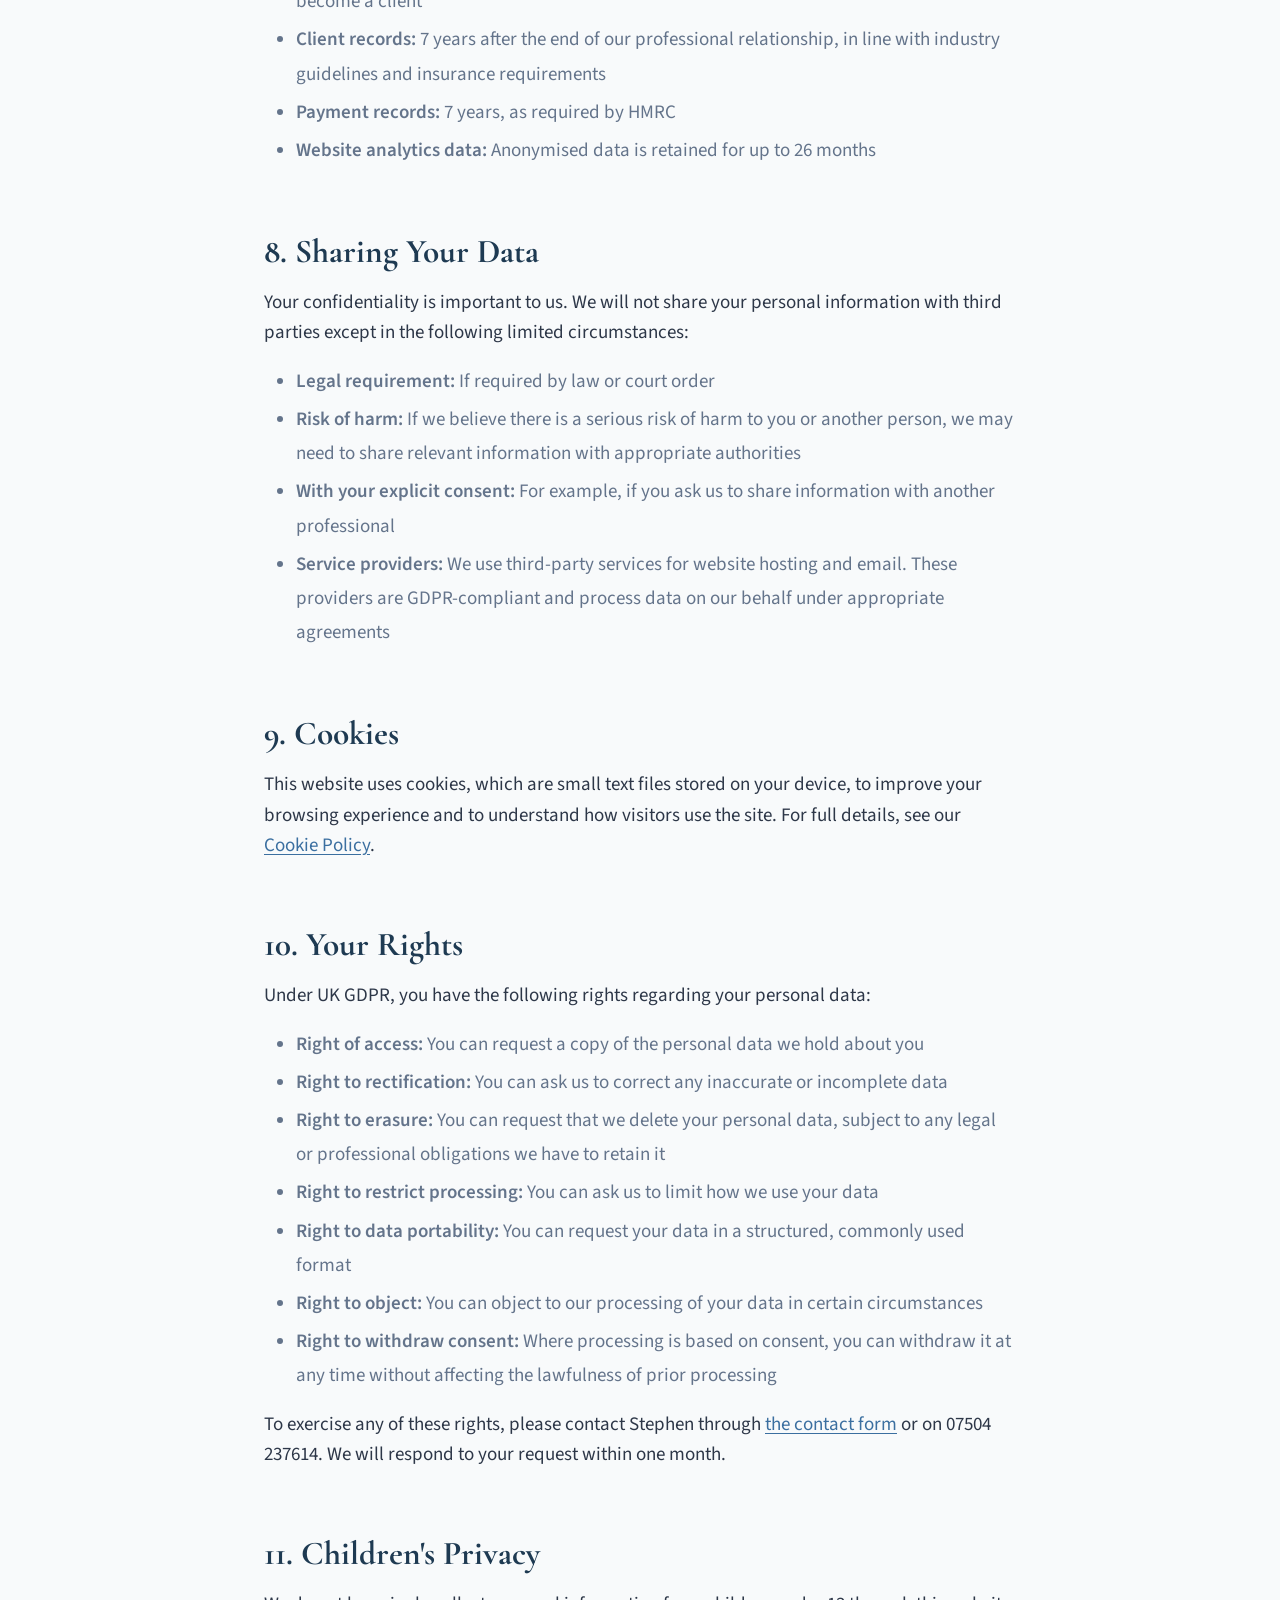
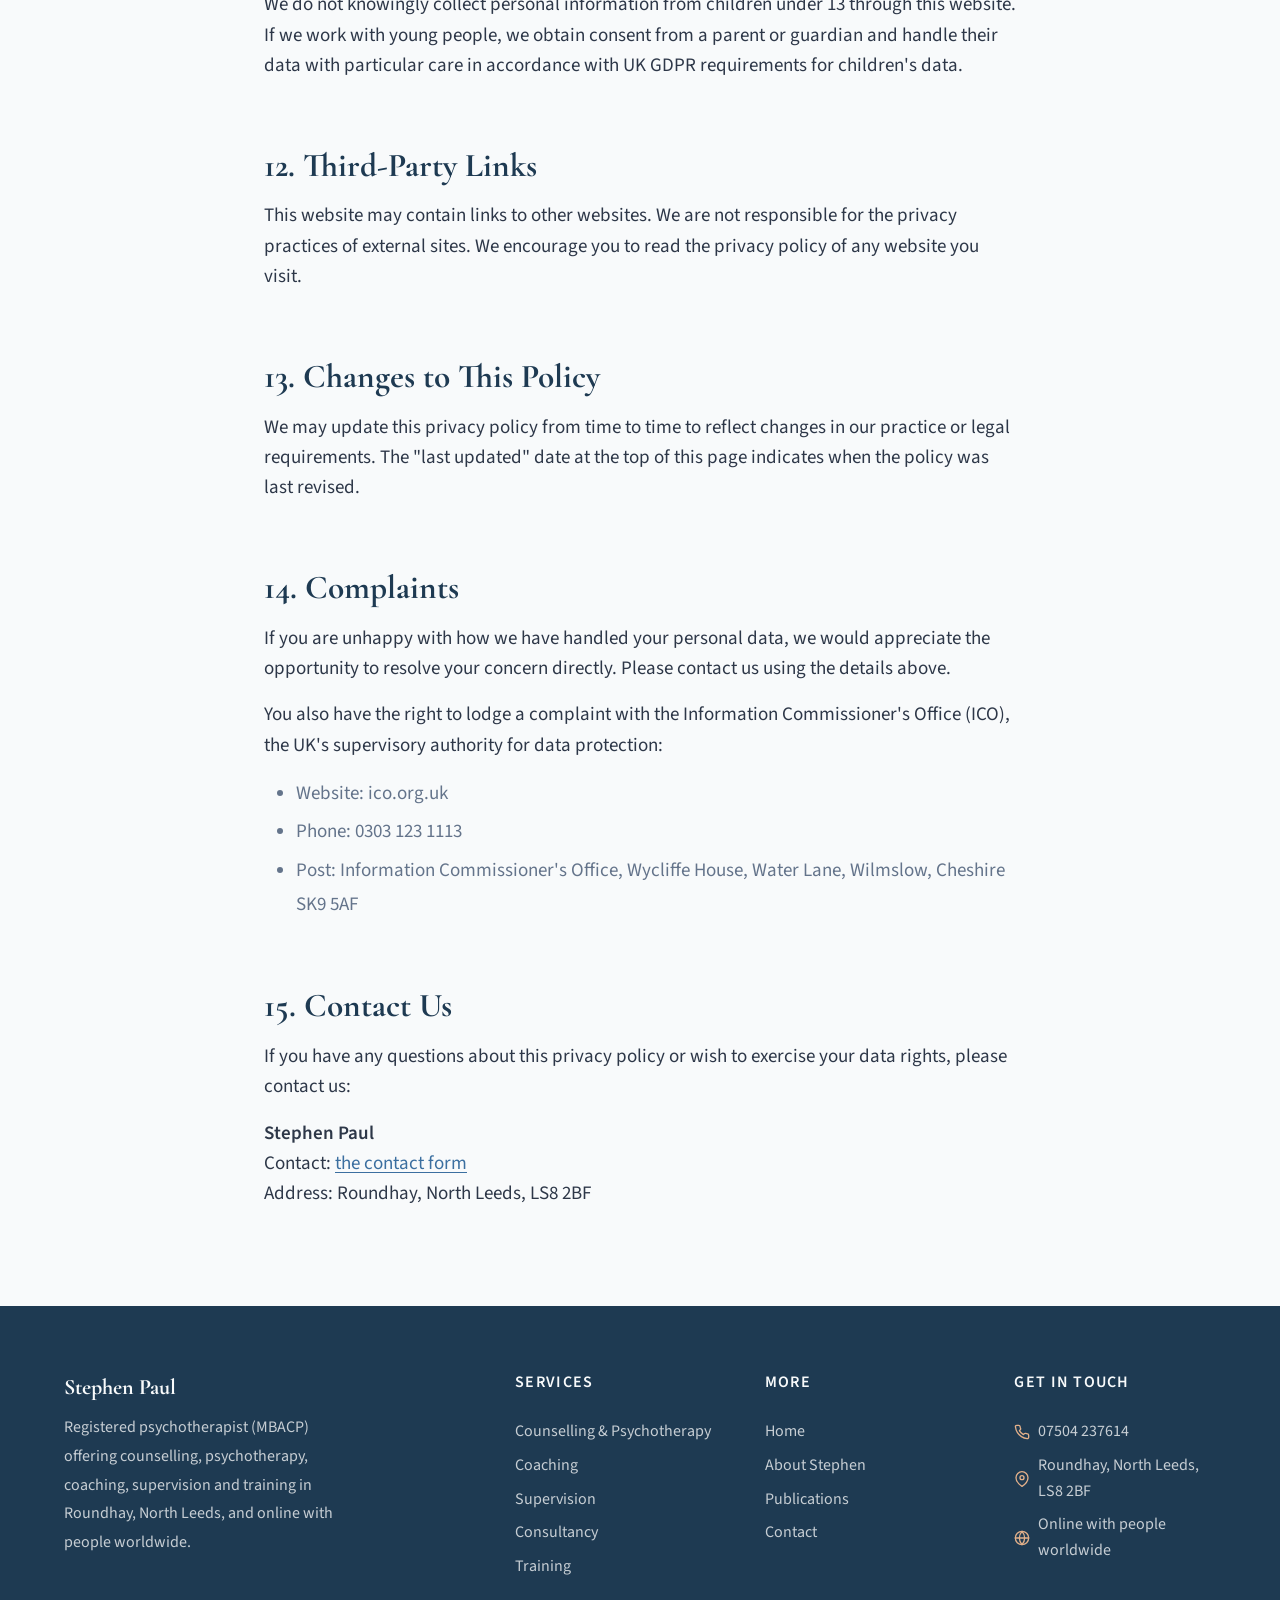
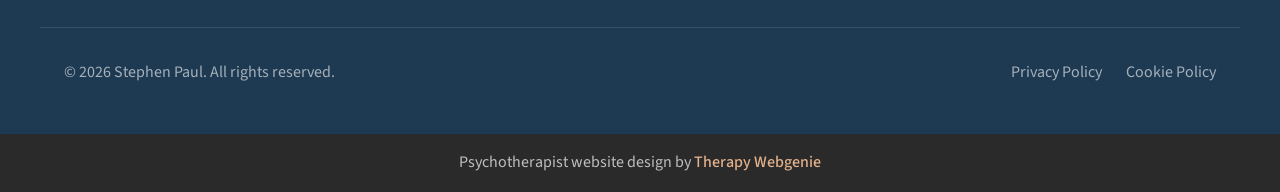
<file: privacy.html>
<!DOCTYPE html>
<html lang="en-GB" data-motion="auto">
<head>
  <meta charset="UTF-8">
  <meta name="viewport" content="width=device-width, initial-scale=1.0">
  <title>Privacy Policy - Stephen Paul</title>
  <meta name="description" content="How Stephen Paul collects, uses and protects your personal information.">
  <meta name="author" content="Stephen Paul">
  <meta name="robots" content="noindex, follow">

  <meta property="og:type" content="website">
  <meta property="og:url" content="https://www.stephen-paul.co.uk/privacy.html">
  <meta property="og:title" content="Privacy Policy - Stephen Paul">
  <meta property="og:description" content="How Stephen Paul collects, uses and protects your personal information.">
  <meta property="og:image" content="https://www.stephen-paul.co.uk/images/hero-bg.jpg">
  <meta property="og:locale" content="en_GB">

  <meta name="twitter:card" content="summary_large_image">
  <meta name="twitter:title" content="Privacy Policy - Stephen Paul">
  <meta name="twitter:description" content="How Stephen Paul collects, uses and protects your personal information.">
  <meta name="twitter:image" content="https://www.stephen-paul.co.uk/images/hero-bg.jpg">

  <link rel="icon" href="images/favicon.png" type="image/png" sizes="96x96">
  <link rel="apple-touch-icon" href="images/apple-touch-icon.png">

  <link rel="preconnect" href="https://fonts.googleapis.com">
  <link rel="preconnect" href="https://fonts.gstatic.com" crossorigin>

  <link rel="stylesheet" href="css/base.css?v=1">
  <link rel="stylesheet" href="css/components.css?v=1">
  <link rel="stylesheet" href="css/theme.css?v=1">
  <!-- PROFILE:schema -->
  <script type="application/ld+json">
{
  "@context": "https://schema.org",
  "@type": "ProfessionalService",
  "name": "Stephen Paul",
  "description": "Registered psychotherapist (MBACP) offering counselling, psychotherapy, coaching, supervision, training and consultancy in Roundhay, North Leeds, and online worldwide.",
  "url": "https://www.stephen-paul.co.uk/",
  "telephone": "+44 7504 237614",
  "image": "https://www.stephen-paul.co.uk/images/stephen-square.jpg",
  "address": {
    "@type": "PostalAddress",
    "addressLocality": "Leeds",
    "addressRegion": "West Yorkshire",
    "postalCode": "LS8 2BF",
    "addressCountry": "GB"
  },
  "areaServed": [
    "Leeds",
    "Online"
  ]
}
  </script>
  <!-- /PROFILE:schema -->
</head>
<body>

  <a href="#main" class="skip-link">Skip to main content</a>

  <!-- SECTION: nav -->
  <nav class="nav nav--two-tier" role="navigation" aria-label="Main navigation">
    <div class="container">
      <div class="nav__top">
        <a href="./" class="nav__brand nav__brand--inline">
          <!-- PROFILE:logo --><!-- /PROFILE:logo -->
          <div class="nav__brand-text">
            <span class="nav__name"><!-- PROFILE:site_title -->Stephen Paul<!-- /PROFILE:site_title --></span>
            <span class="nav__title"><!-- PROFILE:site_slogan -->Counselling, Psychotherapy &amp; Coaching<!-- /PROFILE:site_slogan --></span>
          </div>
        </a>
        <div class="nav__contact">
          <div class="nav__contact-item">
            <svg xmlns="http://www.w3.org/2000/svg" viewBox="0 0 24 24" fill="none" stroke="currentColor" stroke-width="2" stroke-linecap="round" stroke-linejoin="round" aria-hidden="true"><path d="M21 10c0 7-9 13-9 13s-9-6-9-13a9 9 0 0 1 18 0z"></path><circle cx="12" cy="10" r="3"></circle></svg>
            <span>Roundhay, Leeds and online</span>
          </div>
          <div class="nav__contact-item">
            <svg xmlns="http://www.w3.org/2000/svg" viewBox="0 0 24 24" fill="none" stroke="currentColor" stroke-width="2" stroke-linecap="round" stroke-linejoin="round" aria-hidden="true"><path d="M22 16.92v3a2 2 0 0 1-2.18 2 19.79 19.79 0 0 1-8.63-3.07 19.5 19.5 0 0 1-6-6 19.79 19.79 0 0 1-3.07-8.67A2 2 0 0 1 4.11 2h3a2 2 0 0 1 2 1.72 12.84 12.84 0 0 0 .7 2.81 2 2 0 0 1-.45 2.11L8.09 9.91a16 16 0 0 0 6 6l1.27-1.27a2 2 0 0 1 2.11-.45 12.84 12.84 0 0 0 2.81.7A2 2 0 0 1 22 16.92z"></path></svg>
            <a href="tel:07504237614">07504 237614</a>
          </div>
        </div>
      </div>
      <div class="nav__bottom">
        <div class="nav__links">
          <a href="./" class="nav__link">Home</a>
          <a href="counselling-psychotherapy.html" class="nav__link">Counselling &amp; Psychotherapy</a>
          <a href="coaching.html" class="nav__link">Coaching</a>
          <a href="supervision.html" class="nav__link">Supervision</a>
          <a href="training.html" class="nav__link">Training</a>
          <a href="about.html" class="nav__link">About</a>
          <a href="publications.html" class="nav__link">Publications</a>
          <a href="contact.html" class="btn btn--primary nav__cta">Get in touch</a>
        </div>
        <button class="nav__toggle" aria-label="Open menu" aria-expanded="false" aria-controls="mobile-menu">
          <span class="nav__toggle-bar"></span>
          <span class="nav__toggle-bar"></span>
          <span class="nav__toggle-bar"></span>
        </button>
      </div>
    </div>
    <div class="nav__mobile" id="mobile-menu" role="menu">
          <a href="./" class="nav__link" role="menuitem">Home</a>
          <a href="counselling-psychotherapy.html" class="nav__link" role="menuitem">Counselling &amp; Psychotherapy</a>
          <a href="coaching.html" class="nav__link" role="menuitem">Coaching</a>
          <a href="supervision.html" class="nav__link" role="menuitem">Supervision</a>
          <a href="training.html" class="nav__link" role="menuitem">Training</a>
          <a href="about.html" class="nav__link" role="menuitem">About</a>
          <a href="publications.html" class="nav__link" role="menuitem">Publications</a>
      <a href="contact.html" class="btn btn--primary" role="menuitem">Get in touch</a>
      <div class="nav__mobile-contact">
        <div class="nav__contact-item">
          <a href="tel:07504237614">07504 237614</a>
        </div>
      </div>
    </div>
  </nav>
  <!-- /SECTION: nav -->

  <!-- Compact scroll header -->
  <div class="nav-scroll" aria-hidden="true">
    <div class="container nav-scroll__inner">
      <div class="nav-scroll__brand">
        <span class="nav-scroll__name"><!-- PROFILE:site_title -->Stephen Paul<!-- /PROFILE:site_title --></span>
        <span class="nav-scroll__title"><!-- PROFILE:site_slogan -->Counselling, Psychotherapy &amp; Coaching<!-- /PROFILE:site_slogan --></span>
      </div>
      <div class="nav-scroll__right">
        <a href="tel:07504237614" class="nav-scroll__phone" tabindex="-1">
          <svg xmlns="http://www.w3.org/2000/svg" viewBox="0 0 24 24" fill="none" stroke="currentColor" stroke-width="2" stroke-linecap="round" stroke-linejoin="round" aria-hidden="true"><path d="M22 16.92v3a2 2 0 0 1-2.18 2 19.79 19.79 0 0 1-8.63-3.07 19.5 19.5 0 0 1-6-6 19.79 19.79 0 0 1-3.07-8.67A2 2 0 0 1 4.11 2h3a2 2 0 0 1 2 1.72 12.84 12.84 0 0 0 .7 2.81 2 2 0 0 1-.45 2.11L8.09 9.91a16 16 0 0 0 6 6l1.27-1.27a2 2 0 0 1 2.11-.45 12.84 12.84 0 0 0 2.81.7A2 2 0 0 1 22 16.92z"></path></svg>
          07504 237614
        </a>
        <a href="tel:07504237614" class="nav-scroll__phone-icon" aria-label="Call Stephen" tabindex="-1">
          <svg xmlns="http://www.w3.org/2000/svg" viewBox="0 0 24 24" fill="none" stroke="currentColor" stroke-width="2" stroke-linecap="round" stroke-linejoin="round" aria-hidden="true"><path d="M22 16.92v3a2 2 0 0 1-2.18 2 19.79 19.79 0 0 1-8.63-3.07 19.5 19.5 0 0 1-6-6 19.79 19.79 0 0 1-3.07-8.67A2 2 0 0 1 4.11 2h3a2 2 0 0 1 2 1.72 12.84 12.84 0 0 0 .7 2.81 2 2 0 0 1-.45 2.11L8.09 9.91a16 16 0 0 0 6 6l1.27-1.27a2 2 0 0 1 2.11-.45 12.84 12.84 0 0 0 2.81.7A2 2 0 0 1 22 16.92z"></path></svg>
        </a>
        <button class="nav-scroll__toggle" aria-label="Open menu" tabindex="-1">
          <span class="nav-scroll__toggle-bar"></span>
          <span class="nav-scroll__toggle-bar"></span>
          <span class="nav-scroll__toggle-bar"></span>
        </button>
      </div>
    </div>
  </div>

  <main id="main">

    <!-- SECTION: page-header -->
    <section class="page-header">
      <div class="container">
        <h1>Privacy Policy</h1>
        <p>How we collect, use, and protect your personal information</p>
      </div>
    </section>
    <!-- /SECTION: page-header -->

    <!-- SECTION: privacy-content -->
    <section class="section">
      <div class="container container--narrow">
        <div class="legal-content">

          <p class="last-updated">Last updated: 12 November 2026</p>

          <h2>1. Introduction</h2>
          <p>This privacy policy explains how Stephen Paul ("we", "us", "our") collects, uses, stores, and protects your personal data when you use this website, contact us, or engage our services. We are committed to protecting your privacy and handling your data in accordance with the UK General Data Protection Regulation (UK GDPR) and the Data Protection Act 2018.</p>
          <p>We are the data controller for the personal information we collect. If you have any questions about this policy or how we handle your data, please contact us using the details below.</p>

          <h2>2. Data Controller</h2>
          <p><strong>Stephen Paul</strong><br>
          Roundhay, North Leeds, LS8 2BF<br>
          Contact: <a href="contact.html">the contact form</a></p>

          <h2>3. What Information We Collect</h2>

          <h3>3.1 Information you provide directly</h3>
          <ul>
            <li><strong>Contact form submissions:</strong> Name, email address, phone number (optional), and the content of your message</li>
            <li><strong>Appointment bookings:</strong> Name, contact details, preferred dates and times</li>
            <li><strong>Session records:</strong> Notes, assessment information, and any information you share during sessions. This may be classified as special category data under UK GDPR</li>
            <li><strong>Payment information:</strong> Payment amounts, dates, and method of payment (we do not store card details)</li>
          </ul>

          <h3>3.2 Information collected automatically</h3>
          <ul>
            <li><strong>Website usage data:</strong> Pages visited, time spent on the site, referring website, and browser type. This data is collected via cookies and analytics tools and is anonymised where possible</li>
            <li><strong>Device information:</strong> IP address (anonymised), device type, operating system, and screen resolution</li>
          </ul>

          <h2>4. How We Use Your Information</h2>
          <p>We use your personal information for the following purposes:</p>
          <ul>
            <li>To respond to enquiries submitted through the contact form</li>
            <li>To schedule and manage appointments</li>
            <li>To provide our services and maintain appropriate records</li>
            <li>To process payments for sessions</li>
            <li>To communicate with you about your appointments (reminders, follow-ups)</li>
            <li>To comply with legal and regulatory obligations</li>
            <li>To improve this website and the services we offer</li>
          </ul>

          <h2>5. Legal Basis for Processing</h2>
          <p>We process your personal data on the following legal bases:</p>
          <ul>
            <li><strong>Consent:</strong> When you submit the contact form or sign up for communications, you consent to us processing your data for those purposes. You can withdraw consent at any time</li>
            <li><strong>Contract:</strong> Processing is necessary to provide the services you have requested and to manage our professional relationship</li>
            <li><strong>Legitimate interest:</strong> To improve our website and services, and to respond to your enquiries</li>
            <li><strong>Legal obligation:</strong> To comply with professional, legal, and regulatory requirements</li>
          </ul>

          <h2>6. How We Store and Protect Your Data</h2>
          <p>We take the security of your data seriously and implement appropriate technical and organisational measures to protect it, including:</p>
          <ul>
            <li>Records are stored securely in an encrypted, password-protected system</li>
            <li>Paper notes (if any) are kept in a locked filing cabinet</li>
            <li>Electronic communications are sent via secure, encrypted channels where possible</li>
            <li>Access to your data is limited to authorised personnel only</li>
            <li>This website uses SSL/TLS encryption to protect data transmitted through the contact form</li>
          </ul>

          <h2>7. How Long We Keep Your Data</h2>
          <ul>
            <li><strong>Contact form enquiries:</strong> Up to 12 months after your last communication, unless you become a client</li>
            <li><strong>Client records:</strong> 7 years after the end of our professional relationship, in line with industry guidelines and insurance requirements</li>
            <li><strong>Payment records:</strong> 7 years, as required by HMRC</li>
            <li><strong>Website analytics data:</strong> Anonymised data is retained for up to 26 months</li>
          </ul>

          <h2>8. Sharing Your Data</h2>
          <p>Your confidentiality is important to us. We will not share your personal information with third parties except in the following limited circumstances:</p>
          <ul>
            <li><strong>Legal requirement:</strong> If required by law or court order</li>
            <li><strong>Risk of harm:</strong> If we believe there is a serious risk of harm to you or another person, we may need to share relevant information with appropriate authorities</li>
            <li><strong>With your explicit consent:</strong> For example, if you ask us to share information with another professional</li>
            <li><strong>Service providers:</strong> We use third-party services for website hosting and email. These providers are GDPR-compliant and process data on our behalf under appropriate agreements</li>
          </ul>

          <h2>9. Cookies</h2>
          <p>This website uses cookies, which are small text files stored on your device, to improve your browsing experience and to understand how visitors use the site. For full details, see our <a href="cookies-policy.html">Cookie Policy</a>.</p>

          <h2>10. Your Rights</h2>
          <p>Under UK GDPR, you have the following rights regarding your personal data:</p>
          <ul>
            <li><strong>Right of access:</strong> You can request a copy of the personal data we hold about you</li>
            <li><strong>Right to rectification:</strong> You can ask us to correct any inaccurate or incomplete data</li>
            <li><strong>Right to erasure:</strong> You can request that we delete your personal data, subject to any legal or professional obligations we have to retain it</li>
            <li><strong>Right to restrict processing:</strong> You can ask us to limit how we use your data</li>
            <li><strong>Right to data portability:</strong> You can request your data in a structured, commonly used format</li>
            <li><strong>Right to object:</strong> You can object to our processing of your data in certain circumstances</li>
            <li><strong>Right to withdraw consent:</strong> Where processing is based on consent, you can withdraw it at any time without affecting the lawfulness of prior processing</li>
          </ul>
          <p>To exercise any of these rights, please contact Stephen through <a href="contact.html">the contact form</a> or on 07504 237614. We will respond to your request within one month.</p>

          <h2>11. Children's Privacy</h2>
          <p>We do not knowingly collect personal information from children under 13 through this website. If we work with young people, we obtain consent from a parent or guardian and handle their data with particular care in accordance with UK GDPR requirements for children's data.</p>

          <h2>12. Third-Party Links</h2>
          <p>This website may contain links to other websites. We are not responsible for the privacy practices of external sites. We encourage you to read the privacy policy of any website you visit.</p>

          <h2>13. Changes to This Policy</h2>
          <p>We may update this privacy policy from time to time to reflect changes in our practice or legal requirements. The "last updated" date at the top of this page indicates when the policy was last revised.</p>

          <h2>14. Complaints</h2>
          <p>If you are unhappy with how we have handled your personal data, we would appreciate the opportunity to resolve your concern directly. Please contact us using the details above.</p>
          <p>You also have the right to lodge a complaint with the Information Commissioner's Office (ICO), the UK's supervisory authority for data protection:</p>
          <ul>
            <li>Website: ico.org.uk</li>
            <li>Phone: 0303 123 1113</li>
            <li>Post: Information Commissioner's Office, Wycliffe House, Water Lane, Wilmslow, Cheshire SK9 5AF</li>
          </ul>

          <h2>15. Contact Us</h2>
          <p>If you have any questions about this privacy policy or wish to exercise your data rights, please contact us:</p>
          <p><strong>Stephen Paul</strong><br>
          Contact: <a href="contact.html">the contact form</a><br>
          Address: Roundhay, North Leeds, LS8 2BF</p>

        </div>
      </div>
    </section>
    <!-- /SECTION: privacy-content -->

  </main>

  <!-- SECTION: footer -->
  <footer class="footer">
    <div class="container footer__inner">
      <div class="footer__brand">
        <p class="footer__brand-name">Stephen Paul</p>
        <p class="footer__brand-text">Registered psychotherapist (MBACP) offering counselling, psychotherapy, coaching, supervision and training in Roundhay, North Leeds, and online with people worldwide.</p>
      </div>
      <div class="footer__col">
        <p class="footer__heading">Services</p>
        <div class="footer__links">
          <a href="counselling-psychotherapy.html" class="footer__link">Counselling &amp; Psychotherapy</a>
          <a href="coaching.html" class="footer__link">Coaching</a>
          <a href="supervision.html" class="footer__link">Supervision</a>
          <a href="supervision.html#consultancy" class="footer__link">Consultancy</a>
          <a href="training.html" class="footer__link">Training</a>
        </div>
      </div>
      <div class="footer__col">
        <p class="footer__heading">More</p>
        <div class="footer__links">
          <a href="./" class="footer__link">Home</a>
          <a href="about.html" class="footer__link">About Stephen</a>
          <a href="publications.html" class="footer__link">Publications</a>
          <a href="contact.html" class="footer__link">Contact</a>
        </div>
      </div>
      <div class="footer__col">
        <p class="footer__heading">Get in touch</p>
        <div class="footer__contact-item">
          <svg xmlns="http://www.w3.org/2000/svg" viewBox="0 0 24 24" fill="none" stroke="currentColor" stroke-width="2" stroke-linecap="round" stroke-linejoin="round" aria-hidden="true"><path d="M22 16.92v3a2 2 0 0 1-2.18 2 19.79 19.79 0 0 1-8.63-3.07 19.5 19.5 0 0 1-6-6 19.79 19.79 0 0 1-3.07-8.67A2 2 0 0 1 4.11 2h3a2 2 0 0 1 2 1.72 12.84 12.84 0 0 0 .7 2.81 2 2 0 0 1-.45 2.11L8.09 9.91a16 16 0 0 0 6 6l1.27-1.27a2 2 0 0 1 2.11-.45 12.84 12.84 0 0 0 2.81.7A2 2 0 0 1 22 16.92z"></path></svg>
          <!-- PROFILE:phone_mobile --><a href="tel:07504237614">07504 237614</a><!-- /PROFILE:phone_mobile -->
        </div>
        <div class="footer__contact-item">
          <svg xmlns="http://www.w3.org/2000/svg" viewBox="0 0 24 24" fill="none" stroke="currentColor" stroke-width="2" stroke-linecap="round" stroke-linejoin="round" aria-hidden="true"><path d="M21 10c0 7-9 13-9 13s-9-6-9-13a9 9 0 0 1 18 0z"></path><circle cx="12" cy="10" r="3"></circle></svg>
          <!-- PROFILE:address --><span>Roundhay, North Leeds, LS8 2BF</span><!-- /PROFILE:address -->
        </div>
        <div class="footer__contact-item">
          <svg xmlns="http://www.w3.org/2000/svg" viewBox="0 0 24 24" fill="none" stroke="currentColor" stroke-width="2" stroke-linecap="round" stroke-linejoin="round" aria-hidden="true"><circle cx="12" cy="12" r="10"></circle><line x1="2" y1="12" x2="22" y2="12"></line><path d="M12 2a15.3 15.3 0 0 1 4 10 15.3 15.3 0 0 1-4 10 15.3 15.3 0 0 1-4-10 15.3 15.3 0 0 1 4-10z"></path></svg>
          <span>Online with people worldwide</span>
        </div>
        <!-- PROFILE:social_linkedin --><!-- /PROFILE:social_linkedin -->
        <!-- PROFILE:email --><!-- /PROFILE:email -->
      </div>
    </div>
    <div class="container footer__bottom">
      <p class="footer__copyright">&copy; 2026 Stephen Paul. All rights reserved.</p>
      <div class="footer__legal">
        <a href="privacy.html">Privacy Policy</a>
        <a href="cookies-policy.html">Cookie Policy</a>
      </div>
    </div>
  </footer>
  <!-- /SECTION: footer -->

  <div class="site-credit">
    <p>Psychotherapist website design by <a href="https://www.therapywebgenie.com/website-design/psychotherapists/" target="_blank" rel="noopener nofollow">Therapy Webgenie</a></p>
  </div>

  <!-- Cookie Consent -->
  <div class="cookie-banner" role="dialog" aria-label="Cookie consent">
    <div class="cookie-banner__inner">
      <p class="cookie-banner__text">This site uses cookies to improve your experience. See the <a href="cookies-policy.html">cookie policy</a> for details.</p>
      <div class="cookie-banner__buttons">
        <button class="cookie-banner__accept">Accept</button>
        <button class="cookie-banner__decline">Decline</button>
      </div>
    </div>
  </div>

  <!-- Back to Top -->
  <button class="back-to-top" aria-label="Back to top">
    <svg xmlns="http://www.w3.org/2000/svg" viewBox="0 0 24 24" fill="none" stroke="currentColor" stroke-width="2" stroke-linecap="round" stroke-linejoin="round" aria-hidden="true"><polyline points="18 15 12 9 6 15"></polyline></svg>
  </button>

  <script src="js/main.js?v=1"></script>
</body>
</html>
</file>
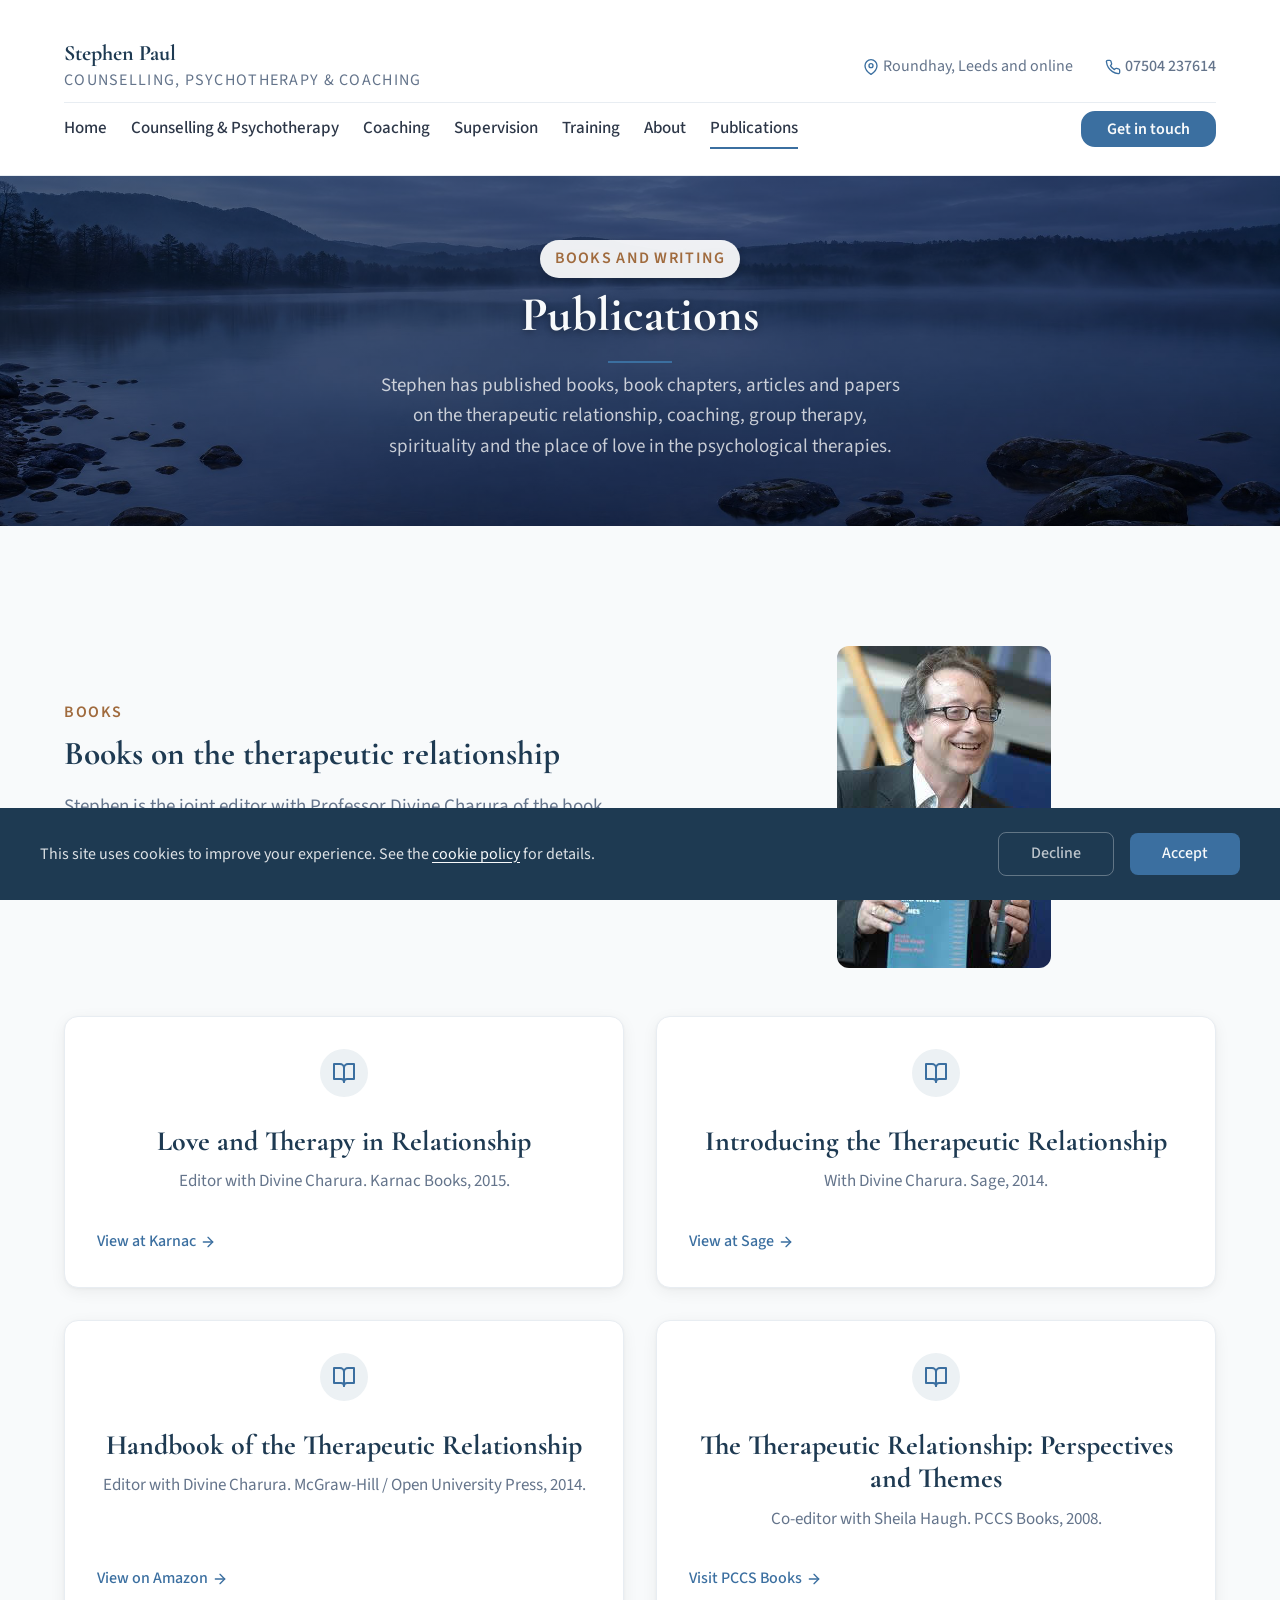
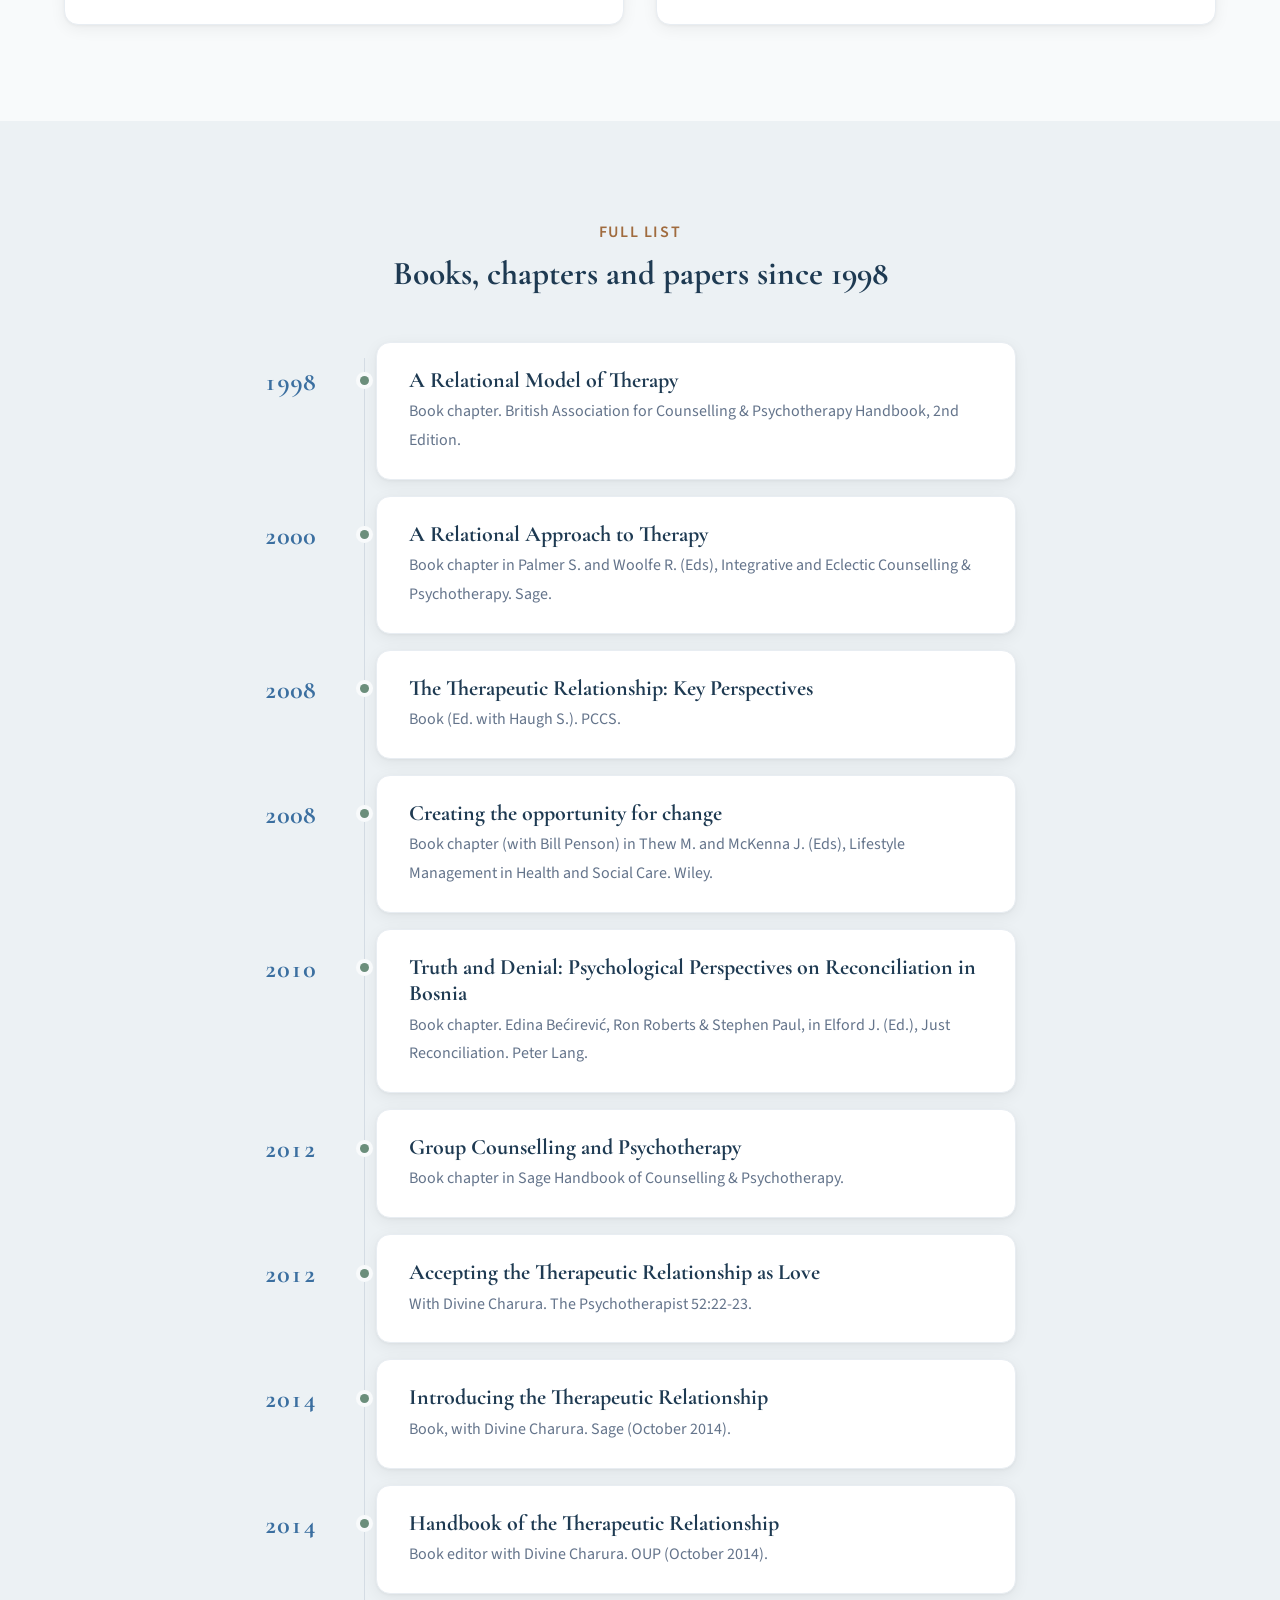
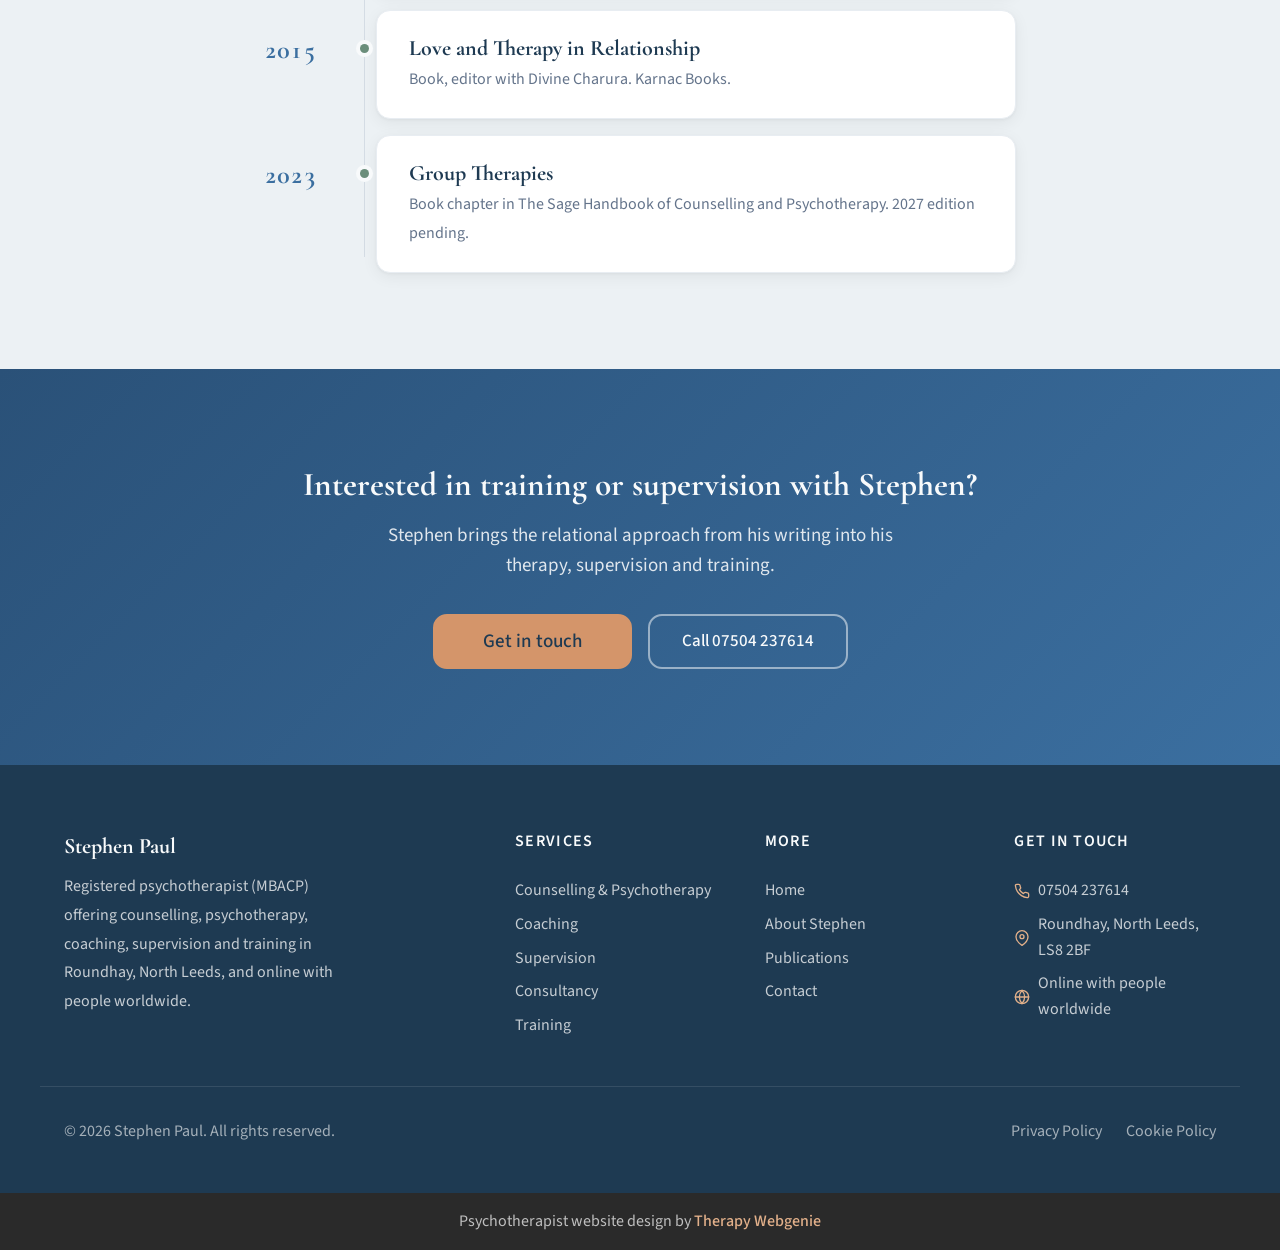
<file: publications.html>
<!DOCTYPE html>
<html lang="en-GB" data-motion="auto">
<head>
  <meta charset="UTF-8">
  <meta name="viewport" content="width=device-width, initial-scale=1.0">
  <title>Publications and Books - Stephen Paul</title>
  <meta name="description" content="Books and chapters by Stephen Paul on the therapeutic relationship, love and therapy, group counselling and reconciliation, from 1998 to 2015.">
  <meta name="author" content="Stephen Paul">
  <meta name="robots" content="max-image-preview:large">
  <link rel="canonical" href="https://www.stephen-paul.co.uk/publications.html">

  <meta property="og:type" content="website">
  <meta property="og:url" content="https://www.stephen-paul.co.uk/publications.html">
  <meta property="og:title" content="Publications and Books - Stephen Paul">
  <meta property="og:description" content="Books and chapters by Stephen Paul on the therapeutic relationship, love and therapy, group counselling and reconciliation, from 1998 to 2015.">
  <meta property="og:image" content="https://www.stephen-paul.co.uk/images/hero-bg.jpg">
  <meta property="og:locale" content="en_GB">

  <meta name="twitter:card" content="summary_large_image">
  <meta name="twitter:title" content="Publications and Books - Stephen Paul">
  <meta name="twitter:description" content="Books and chapters by Stephen Paul on the therapeutic relationship, love and therapy, group counselling and reconciliation, from 1998 to 2015.">
  <meta name="twitter:image" content="https://www.stephen-paul.co.uk/images/hero-bg.jpg">

  <link rel="icon" href="images/favicon.png" type="image/png" sizes="96x96">
  <link rel="apple-touch-icon" href="images/apple-touch-icon.png">

  <link rel="preconnect" href="https://fonts.googleapis.com">
  <link rel="preconnect" href="https://fonts.gstatic.com" crossorigin>

  <link rel="stylesheet" href="css/base.css?v=1">
  <link rel="stylesheet" href="css/components.css?v=1">
  <link rel="stylesheet" href="css/theme.css?v=1">
  <!-- PROFILE:schema -->
  <script type="application/ld+json">
{
  "@context": "https://schema.org",
  "@type": "ProfessionalService",
  "name": "Stephen Paul",
  "description": "Registered psychotherapist (MBACP) offering counselling, psychotherapy, coaching, supervision, training and consultancy in Roundhay, North Leeds, and online worldwide.",
  "url": "https://www.stephen-paul.co.uk/",
  "telephone": "+44 7504 237614",
  "image": "https://www.stephen-paul.co.uk/images/stephen-square.jpg",
  "address": {
    "@type": "PostalAddress",
    "addressLocality": "Leeds",
    "addressRegion": "West Yorkshire",
    "postalCode": "LS8 2BF",
    "addressCountry": "GB"
  },
  "areaServed": [
    "Leeds",
    "Online"
  ]
}
  </script>
  <!-- /PROFILE:schema -->
  <script type="application/ld+json">
{
  "@context": "https://schema.org",
  "@type": "BreadcrumbList",
  "itemListElement": [
    {
      "@type": "ListItem",
      "position": 1,
      "name": "Home",
      "item": "https://www.stephen-paul.co.uk/"
    },
    {
      "@type": "ListItem",
      "position": 2,
      "name": "Publications",
      "item": "https://www.stephen-paul.co.uk/publications.html"
    }
  ]
}
  </script>
</head>
<body>

  <a href="#main" class="skip-link">Skip to main content</a>

  <!-- SECTION: nav -->
  <nav class="nav nav--two-tier" role="navigation" aria-label="Main navigation">
    <div class="container">
      <div class="nav__top">
        <a href="./" class="nav__brand nav__brand--inline">
          <!-- PROFILE:logo --><!-- /PROFILE:logo -->
          <div class="nav__brand-text">
            <span class="nav__name"><!-- PROFILE:site_title -->Stephen Paul<!-- /PROFILE:site_title --></span>
            <span class="nav__title"><!-- PROFILE:site_slogan -->Counselling, Psychotherapy &amp; Coaching<!-- /PROFILE:site_slogan --></span>
          </div>
        </a>
        <div class="nav__contact">
          <div class="nav__contact-item">
            <svg xmlns="http://www.w3.org/2000/svg" viewBox="0 0 24 24" fill="none" stroke="currentColor" stroke-width="2" stroke-linecap="round" stroke-linejoin="round" aria-hidden="true"><path d="M21 10c0 7-9 13-9 13s-9-6-9-13a9 9 0 0 1 18 0z"></path><circle cx="12" cy="10" r="3"></circle></svg>
            <span>Roundhay, Leeds and online</span>
          </div>
          <div class="nav__contact-item">
            <svg xmlns="http://www.w3.org/2000/svg" viewBox="0 0 24 24" fill="none" stroke="currentColor" stroke-width="2" stroke-linecap="round" stroke-linejoin="round" aria-hidden="true"><path d="M22 16.92v3a2 2 0 0 1-2.18 2 19.79 19.79 0 0 1-8.63-3.07 19.5 19.5 0 0 1-6-6 19.79 19.79 0 0 1-3.07-8.67A2 2 0 0 1 4.11 2h3a2 2 0 0 1 2 1.72 12.84 12.84 0 0 0 .7 2.81 2 2 0 0 1-.45 2.11L8.09 9.91a16 16 0 0 0 6 6l1.27-1.27a2 2 0 0 1 2.11-.45 12.84 12.84 0 0 0 2.81.7A2 2 0 0 1 22 16.92z"></path></svg>
            <a href="tel:07504237614">07504 237614</a>
          </div>
        </div>
      </div>
      <div class="nav__bottom">
        <div class="nav__links">
          <a href="./" class="nav__link">Home</a>
          <a href="counselling-psychotherapy.html" class="nav__link">Counselling &amp; Psychotherapy</a>
          <a href="coaching.html" class="nav__link">Coaching</a>
          <a href="supervision.html" class="nav__link">Supervision</a>
          <a href="training.html" class="nav__link">Training</a>
          <a href="about.html" class="nav__link">About</a>
          <a href="publications.html" class="nav__link nav__link--active" aria-current="page">Publications</a>
          <a href="contact.html" class="btn btn--primary nav__cta">Get in touch</a>
        </div>
        <button class="nav__toggle" aria-label="Open menu" aria-expanded="false" aria-controls="mobile-menu">
          <span class="nav__toggle-bar"></span>
          <span class="nav__toggle-bar"></span>
          <span class="nav__toggle-bar"></span>
        </button>
      </div>
    </div>
    <div class="nav__mobile" id="mobile-menu" role="menu">
          <a href="./" class="nav__link" role="menuitem">Home</a>
          <a href="counselling-psychotherapy.html" class="nav__link" role="menuitem">Counselling &amp; Psychotherapy</a>
          <a href="coaching.html" class="nav__link" role="menuitem">Coaching</a>
          <a href="supervision.html" class="nav__link" role="menuitem">Supervision</a>
          <a href="training.html" class="nav__link" role="menuitem">Training</a>
          <a href="about.html" class="nav__link" role="menuitem">About</a>
          <a href="publications.html" class="nav__link nav__link--active" aria-current="page" role="menuitem">Publications</a>
      <a href="contact.html" class="btn btn--primary" role="menuitem">Get in touch</a>
      <div class="nav__mobile-contact">
        <div class="nav__contact-item">
          <a href="tel:07504237614">07504 237614</a>
        </div>
      </div>
    </div>
  </nav>
  <!-- /SECTION: nav -->

  <!-- Compact scroll header -->
  <div class="nav-scroll" aria-hidden="true">
    <div class="container nav-scroll__inner">
      <div class="nav-scroll__brand">
        <span class="nav-scroll__name"><!-- PROFILE:site_title -->Stephen Paul<!-- /PROFILE:site_title --></span>
        <span class="nav-scroll__title"><!-- PROFILE:site_slogan -->Counselling, Psychotherapy &amp; Coaching<!-- /PROFILE:site_slogan --></span>
      </div>
      <div class="nav-scroll__right">
        <a href="tel:07504237614" class="nav-scroll__phone" tabindex="-1">
          <svg xmlns="http://www.w3.org/2000/svg" viewBox="0 0 24 24" fill="none" stroke="currentColor" stroke-width="2" stroke-linecap="round" stroke-linejoin="round" aria-hidden="true"><path d="M22 16.92v3a2 2 0 0 1-2.18 2 19.79 19.79 0 0 1-8.63-3.07 19.5 19.5 0 0 1-6-6 19.79 19.79 0 0 1-3.07-8.67A2 2 0 0 1 4.11 2h3a2 2 0 0 1 2 1.72 12.84 12.84 0 0 0 .7 2.81 2 2 0 0 1-.45 2.11L8.09 9.91a16 16 0 0 0 6 6l1.27-1.27a2 2 0 0 1 2.11-.45 12.84 12.84 0 0 0 2.81.7A2 2 0 0 1 22 16.92z"></path></svg>
          07504 237614
        </a>
        <a href="tel:07504237614" class="nav-scroll__phone-icon" aria-label="Call Stephen" tabindex="-1">
          <svg xmlns="http://www.w3.org/2000/svg" viewBox="0 0 24 24" fill="none" stroke="currentColor" stroke-width="2" stroke-linecap="round" stroke-linejoin="round" aria-hidden="true"><path d="M22 16.92v3a2 2 0 0 1-2.18 2 19.79 19.79 0 0 1-8.63-3.07 19.5 19.5 0 0 1-6-6 19.79 19.79 0 0 1-3.07-8.67A2 2 0 0 1 4.11 2h3a2 2 0 0 1 2 1.72 12.84 12.84 0 0 0 .7 2.81 2 2 0 0 1-.45 2.11L8.09 9.91a16 16 0 0 0 6 6l1.27-1.27a2 2 0 0 1 2.11-.45 12.84 12.84 0 0 0 2.81.7A2 2 0 0 1 22 16.92z"></path></svg>
        </a>
        <button class="nav-scroll__toggle" aria-label="Open menu" tabindex="-1">
          <span class="nav-scroll__toggle-bar"></span>
          <span class="nav-scroll__toggle-bar"></span>
          <span class="nav-scroll__toggle-bar"></span>
        </button>
      </div>
    </div>
  </div>

  <main id="main">

    <!-- SECTION: page-header -->
    <section class="page-header page-header--image page-header--rule" style="background-image: url('images/publications-banner.jpg'); background-size: cover; background-position: center center;">
      <div class="container">
        <span class="section-label">Books and writing</span>
        <h1>Publications</h1>
        <p class="page-header__meta">Stephen has published books, book chapters, articles and papers on the therapeutic relationship, coaching, group therapy, spirituality and the place of love in the psychological therapies.</p>
      </div>
    </section>
    <!-- /SECTION: page-header -->

    <!-- SECTION: books -->
    <section class="section reveal">
      <div class="container split">
        <div class="split__text">
          <span class="section-label">Books</span>
          <h2>Books on the therapeutic relationship</h2>
          <p>Stephen is the joint editor with Professor Divine Charura of the book The Therapeutic Relationship. He has published key texts on The Therapeutic Relationship and Love and Therapy.</p>
        </div>
        <img src="images/wellmetsteve.jpg" alt="Stephen Paul holding a copy of The Therapeutic Relationship at a book event" class="text-photo text-photo--natural" loading="lazy" width="214" height="322">
      </div>
      <div class="container grid grid--2">
        <article class="card card--feature">
          <div class="card__icon"><svg xmlns="http://www.w3.org/2000/svg" viewBox="0 0 24 24" fill="none" stroke="currentColor" stroke-width="2" stroke-linecap="round" stroke-linejoin="round" aria-hidden="true"><path d="M2 3h6a4 4 0 0 1 4 4v14a3 3 0 0 0-3-3H2z"></path><path d="M22 3h-6a4 4 0 0 0-4 4v14a3 3 0 0 1 3-3h7z"></path></svg></div>
          <h3 class="card__title">Love and Therapy in Relationship</h3>
          <p class="card__text">Editor with Divine Charura. Karnac Books, 2015.</p>
          <a href="https://www.karnacbooks.com/product/love-and-therapy-in-relationship/35947/" class="card__link" target="_blank" rel="noopener">View at Karnac <svg xmlns="http://www.w3.org/2000/svg" viewBox="0 0 24 24" fill="none" stroke="currentColor" stroke-width="2" stroke-linecap="round" stroke-linejoin="round" aria-hidden="true"><line x1="5" y1="12" x2="19" y2="12"></line><polyline points="12 5 19 12 12 19"></polyline></svg></a>
        </article>
        <article class="card card--feature">
          <div class="card__icon"><svg xmlns="http://www.w3.org/2000/svg" viewBox="0 0 24 24" fill="none" stroke="currentColor" stroke-width="2" stroke-linecap="round" stroke-linejoin="round" aria-hidden="true"><path d="M2 3h6a4 4 0 0 1 4 4v14a3 3 0 0 0-3-3H2z"></path><path d="M22 3h-6a4 4 0 0 0-4 4v14a3 3 0 0 1 3-3h7z"></path></svg></div>
          <h3 class="card__title">Introducing the Therapeutic Relationship</h3>
          <p class="card__text">With Divine Charura. Sage, 2014.</p>
          <a href="https://www.sagepub.com/shop/buy-a-book/an-introduction-to-the-therapeutic-relationship-in-counselling-and-psychotherapy-1-239348" class="card__link" target="_blank" rel="noopener">View at Sage <svg xmlns="http://www.w3.org/2000/svg" viewBox="0 0 24 24" fill="none" stroke="currentColor" stroke-width="2" stroke-linecap="round" stroke-linejoin="round" aria-hidden="true"><line x1="5" y1="12" x2="19" y2="12"></line><polyline points="12 5 19 12 12 19"></polyline></svg></a>
        </article>
        <article class="card card--feature">
          <div class="card__icon"><svg xmlns="http://www.w3.org/2000/svg" viewBox="0 0 24 24" fill="none" stroke="currentColor" stroke-width="2" stroke-linecap="round" stroke-linejoin="round" aria-hidden="true"><path d="M2 3h6a4 4 0 0 1 4 4v14a3 3 0 0 0-3-3H2z"></path><path d="M22 3h-6a4 4 0 0 0-4 4v14a3 3 0 0 1 3-3h7z"></path></svg></div>
          <h3 class="card__title">Handbook of the Therapeutic Relationship</h3>
          <p class="card__text">Editor with Divine Charura. McGraw-Hill / Open University Press, 2014.</p>
          <a href="https://www.amazon.co.uk/Therapeutic-Relationship-Handbook-Education-Humanities-ebook/dp/B00RKNW9VS" class="card__link" target="_blank" rel="noopener">View on Amazon <svg xmlns="http://www.w3.org/2000/svg" viewBox="0 0 24 24" fill="none" stroke="currentColor" stroke-width="2" stroke-linecap="round" stroke-linejoin="round" aria-hidden="true"><line x1="5" y1="12" x2="19" y2="12"></line><polyline points="12 5 19 12 12 19"></polyline></svg></a>
        </article>
        <article class="card card--feature">
          <div class="card__icon"><svg xmlns="http://www.w3.org/2000/svg" viewBox="0 0 24 24" fill="none" stroke="currentColor" stroke-width="2" stroke-linecap="round" stroke-linejoin="round" aria-hidden="true"><path d="M2 3h6a4 4 0 0 1 4 4v14a3 3 0 0 0-3-3H2z"></path><path d="M22 3h-6a4 4 0 0 0-4 4v14a3 3 0 0 1 3-3h7z"></path></svg></div>
          <h3 class="card__title">The Therapeutic Relationship: Perspectives and Themes</h3>
          <p class="card__text">Co-editor with Sheila Haugh. PCCS Books, 2008.</p>
          <a href="https://www.pccs-books.co.uk/" class="card__link" target="_blank" rel="noopener">Visit PCCS Books <svg xmlns="http://www.w3.org/2000/svg" viewBox="0 0 24 24" fill="none" stroke="currentColor" stroke-width="2" stroke-linecap="round" stroke-linejoin="round" aria-hidden="true"><line x1="5" y1="12" x2="19" y2="12"></line><polyline points="12 5 19 12 12 19"></polyline></svg></a>
        </article>
      </div>
    </section>
    <!-- /SECTION: books -->

    <!-- SECTION: publications -->
    <section class="section section--alt reveal">
      <div class="container container--narrow text-center">
        <span class="section-label">Full list</span>
        <h2>Books, chapters and papers since 1998</h2>
      </div>
      <div class="container container--narrow">
        <ol class="day-schedule">
          <li class="day-schedule__item"><span class="day-schedule__time">1998</span><div class="day-schedule__card"><h3 class="day-schedule__title">A Relational Model of Therapy</h3><p class="day-schedule__text">Book chapter. British Association for Counselling &amp; Psychotherapy Handbook, 2nd Edition.</p></div></li>
          <li class="day-schedule__item"><span class="day-schedule__time">2000</span><div class="day-schedule__card"><h3 class="day-schedule__title">A Relational Approach to Therapy</h3><p class="day-schedule__text">Book chapter in Palmer S. and Woolfe R. (Eds), Integrative and Eclectic Counselling &amp; Psychotherapy. Sage.</p></div></li>
          <li class="day-schedule__item"><span class="day-schedule__time">2008</span><div class="day-schedule__card"><h3 class="day-schedule__title">The Therapeutic Relationship: Key Perspectives</h3><p class="day-schedule__text">Book (Ed. with Haugh S.). PCCS.</p></div></li>
          <li class="day-schedule__item"><span class="day-schedule__time">2008</span><div class="day-schedule__card"><h3 class="day-schedule__title">Creating the opportunity for change</h3><p class="day-schedule__text">Book chapter (with Bill Penson) in Thew M. and McKenna J. (Eds), Lifestyle Management in Health and Social Care. Wiley.</p></div></li>
          <li class="day-schedule__item"><span class="day-schedule__time">2010</span><div class="day-schedule__card"><h3 class="day-schedule__title">Truth and Denial: Psychological Perspectives on Reconciliation in Bosnia</h3><p class="day-schedule__text">Book chapter. Edina Be&#263;irevi&#263;, Ron Roberts &amp; Stephen Paul, in Elford J. (Ed.), Just Reconciliation. Peter Lang.</p></div></li>
          <li class="day-schedule__item"><span class="day-schedule__time">2012</span><div class="day-schedule__card"><h3 class="day-schedule__title">Group Counselling and Psychotherapy</h3><p class="day-schedule__text">Book chapter in Sage Handbook of Counselling &amp; Psychotherapy.</p></div></li>
          <li class="day-schedule__item"><span class="day-schedule__time">2012</span><div class="day-schedule__card"><h3 class="day-schedule__title">Accepting the Therapeutic Relationship as Love</h3><p class="day-schedule__text">With Divine Charura. The Psychotherapist 52:22-23.</p></div></li>
          <li class="day-schedule__item"><span class="day-schedule__time">2014</span><div class="day-schedule__card"><h3 class="day-schedule__title">Introducing the Therapeutic Relationship</h3><p class="day-schedule__text">Book, with Divine Charura. Sage (October 2014).</p></div></li>
          <li class="day-schedule__item"><span class="day-schedule__time">2014</span><div class="day-schedule__card"><h3 class="day-schedule__title">Handbook of the Therapeutic Relationship</h3><p class="day-schedule__text">Book editor with Divine Charura. OUP (October 2014).</p></div></li>
          <li class="day-schedule__item"><span class="day-schedule__time">2015</span><div class="day-schedule__card"><h3 class="day-schedule__title">Love and Therapy in Relationship</h3><p class="day-schedule__text">Book, editor with Divine Charura. Karnac Books.</p></div></li>
          <li class="day-schedule__item"><span class="day-schedule__time">2023</span><div class="day-schedule__card"><h3 class="day-schedule__title">Group Therapies</h3><p class="day-schedule__text">Book chapter in The Sage Handbook of Counselling and Psychotherapy. 2027 edition pending.</p></div></li>
        </ol>
      </div>
    </section>
    <!-- /SECTION: publications -->

    <!-- SECTION: cta -->
    <section class="section cta-banner reveal">
      <div class="container text-center">
        <h2>Interested in training or supervision with Stephen?</h2>
        <p>Stephen brings the relational approach from his writing into his therapy, supervision and training.</p>
        <div class="cta-banner__buttons">
          <a href="contact.html" class="btn btn--accent">Get in touch</a>
          <a href="tel:07504237614" class="btn btn--secondary">Call 07504 237614</a>
        </div>
      </div>
    </section>
    <!-- /SECTION: cta -->

  </main>

  <!-- SECTION: footer -->
  <footer class="footer">
    <div class="container footer__inner">
      <div class="footer__brand">
        <p class="footer__brand-name">Stephen Paul</p>
        <p class="footer__brand-text">Registered psychotherapist (MBACP) offering counselling, psychotherapy, coaching, supervision and training in Roundhay, North Leeds, and online with people worldwide.</p>
      </div>
      <div class="footer__col">
        <p class="footer__heading">Services</p>
        <div class="footer__links">
          <a href="counselling-psychotherapy.html" class="footer__link">Counselling &amp; Psychotherapy</a>
          <a href="coaching.html" class="footer__link">Coaching</a>
          <a href="supervision.html" class="footer__link">Supervision</a>
          <a href="supervision.html#consultancy" class="footer__link">Consultancy</a>
          <a href="training.html" class="footer__link">Training</a>
        </div>
      </div>
      <div class="footer__col">
        <p class="footer__heading">More</p>
        <div class="footer__links">
          <a href="./" class="footer__link">Home</a>
          <a href="about.html" class="footer__link">About Stephen</a>
          <a href="publications.html" class="footer__link">Publications</a>
          <a href="contact.html" class="footer__link">Contact</a>
        </div>
      </div>
      <div class="footer__col">
        <p class="footer__heading">Get in touch</p>
        <div class="footer__contact-item">
          <svg xmlns="http://www.w3.org/2000/svg" viewBox="0 0 24 24" fill="none" stroke="currentColor" stroke-width="2" stroke-linecap="round" stroke-linejoin="round" aria-hidden="true"><path d="M22 16.92v3a2 2 0 0 1-2.18 2 19.79 19.79 0 0 1-8.63-3.07 19.5 19.5 0 0 1-6-6 19.79 19.79 0 0 1-3.07-8.67A2 2 0 0 1 4.11 2h3a2 2 0 0 1 2 1.72 12.84 12.84 0 0 0 .7 2.81 2 2 0 0 1-.45 2.11L8.09 9.91a16 16 0 0 0 6 6l1.27-1.27a2 2 0 0 1 2.11-.45 12.84 12.84 0 0 0 2.81.7A2 2 0 0 1 22 16.92z"></path></svg>
          <!-- PROFILE:phone_mobile --><a href="tel:07504237614">07504 237614</a><!-- /PROFILE:phone_mobile -->
        </div>
        <div class="footer__contact-item">
          <svg xmlns="http://www.w3.org/2000/svg" viewBox="0 0 24 24" fill="none" stroke="currentColor" stroke-width="2" stroke-linecap="round" stroke-linejoin="round" aria-hidden="true"><path d="M21 10c0 7-9 13-9 13s-9-6-9-13a9 9 0 0 1 18 0z"></path><circle cx="12" cy="10" r="3"></circle></svg>
          <!-- PROFILE:address --><span>Roundhay, North Leeds, LS8 2BF</span><!-- /PROFILE:address -->
        </div>
        <div class="footer__contact-item">
          <svg xmlns="http://www.w3.org/2000/svg" viewBox="0 0 24 24" fill="none" stroke="currentColor" stroke-width="2" stroke-linecap="round" stroke-linejoin="round" aria-hidden="true"><circle cx="12" cy="12" r="10"></circle><line x1="2" y1="12" x2="22" y2="12"></line><path d="M12 2a15.3 15.3 0 0 1 4 10 15.3 15.3 0 0 1-4 10 15.3 15.3 0 0 1-4-10 15.3 15.3 0 0 1 4-10z"></path></svg>
          <span>Online with people worldwide</span>
        </div>
        <!-- PROFILE:social_linkedin --><!-- /PROFILE:social_linkedin -->
        <!-- PROFILE:email --><!-- /PROFILE:email -->
      </div>
    </div>
    <div class="container footer__bottom">
      <p class="footer__copyright">&copy; 2026 Stephen Paul. All rights reserved.</p>
      <div class="footer__legal">
        <a href="privacy.html">Privacy Policy</a>
        <a href="cookies-policy.html">Cookie Policy</a>
      </div>
    </div>
  </footer>
  <!-- /SECTION: footer -->

  <div class="site-credit">
    <p>Psychotherapist website design by <a href="https://www.therapywebgenie.com/website-design/psychotherapists/" target="_blank" rel="noopener nofollow">Therapy Webgenie</a></p>
  </div>

  <!-- Cookie Consent -->
  <div class="cookie-banner" role="dialog" aria-label="Cookie consent">
    <div class="cookie-banner__inner">
      <p class="cookie-banner__text">This site uses cookies to improve your experience. See the <a href="cookies-policy.html">cookie policy</a> for details.</p>
      <div class="cookie-banner__buttons">
        <button class="cookie-banner__accept">Accept</button>
        <button class="cookie-banner__decline">Decline</button>
      </div>
    </div>
  </div>

  <!-- Back to Top -->
  <button class="back-to-top" aria-label="Back to top">
    <svg xmlns="http://www.w3.org/2000/svg" viewBox="0 0 24 24" fill="none" stroke="currentColor" stroke-width="2" stroke-linecap="round" stroke-linejoin="round" aria-hidden="true"><polyline points="18 15 12 9 6 15"></polyline></svg>
  </button>

  <script src="js/main.js?v=1"></script>
</body>
</html>
</file>
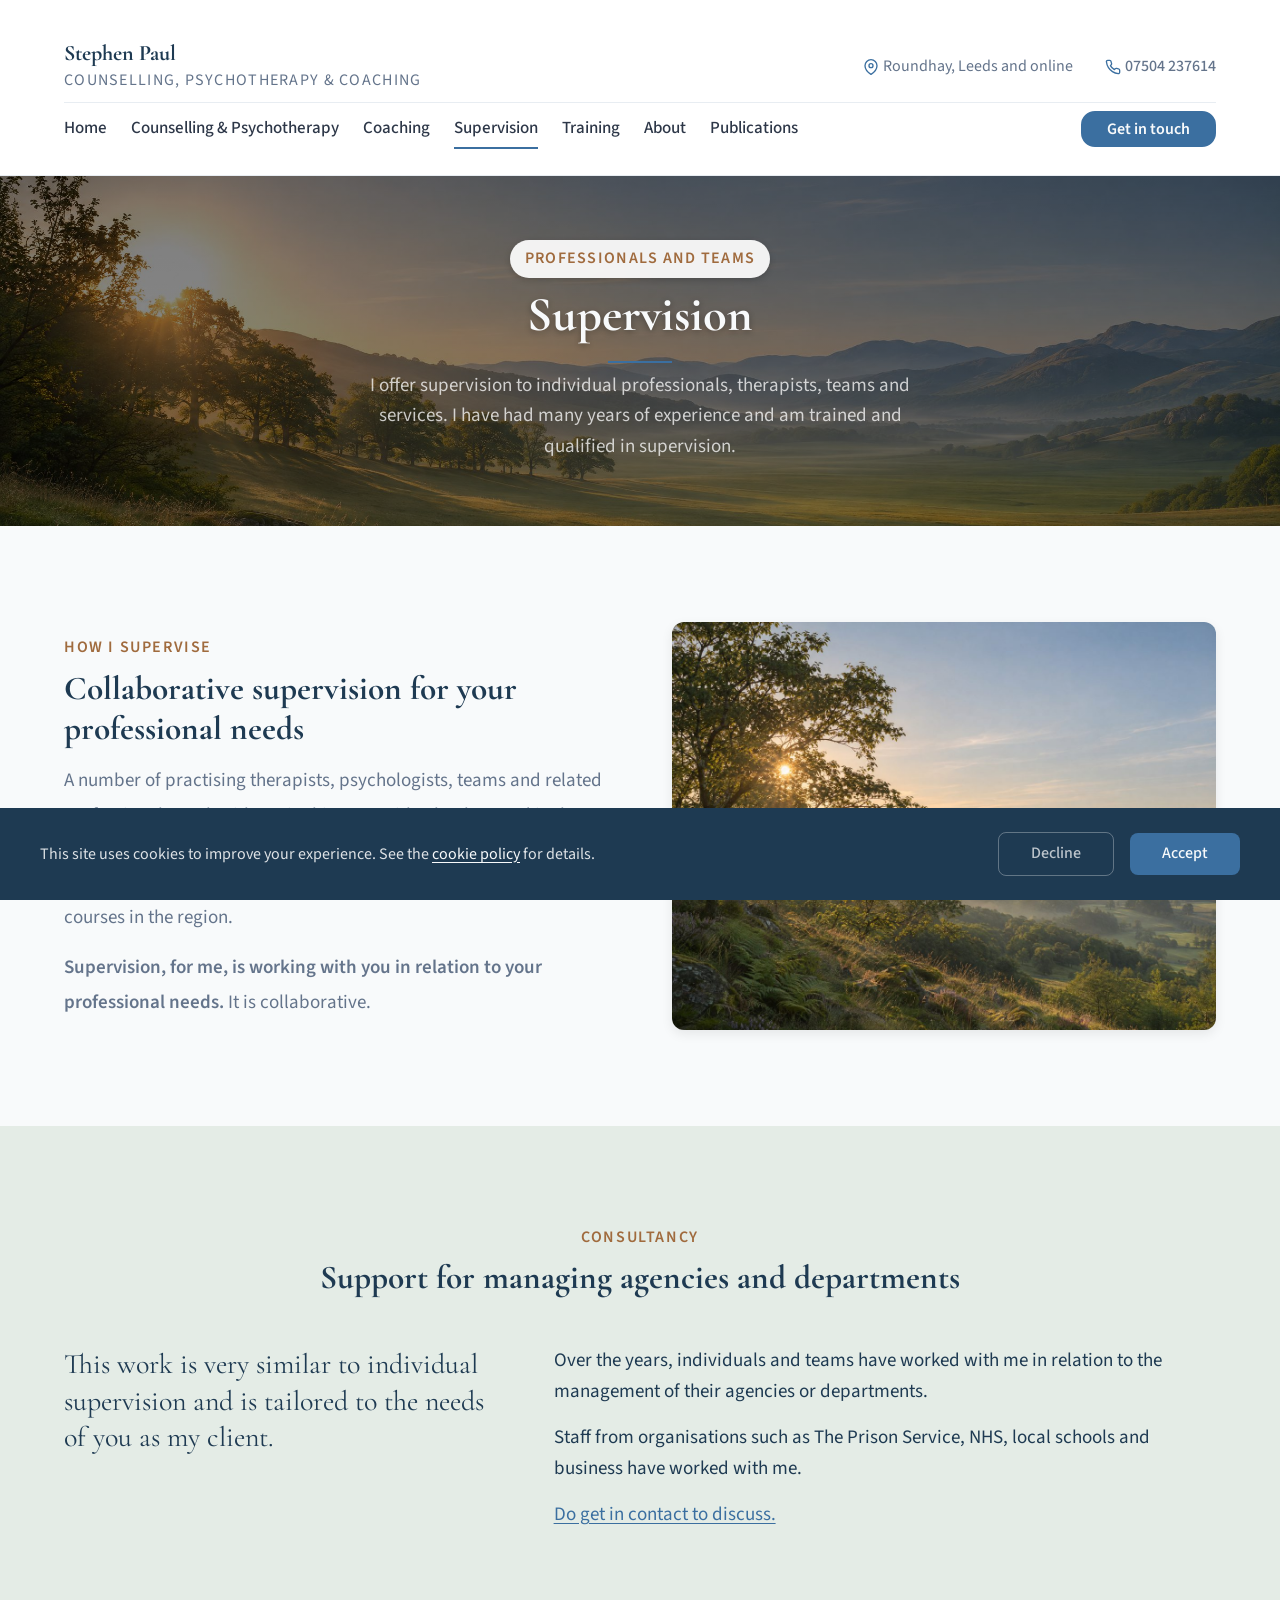
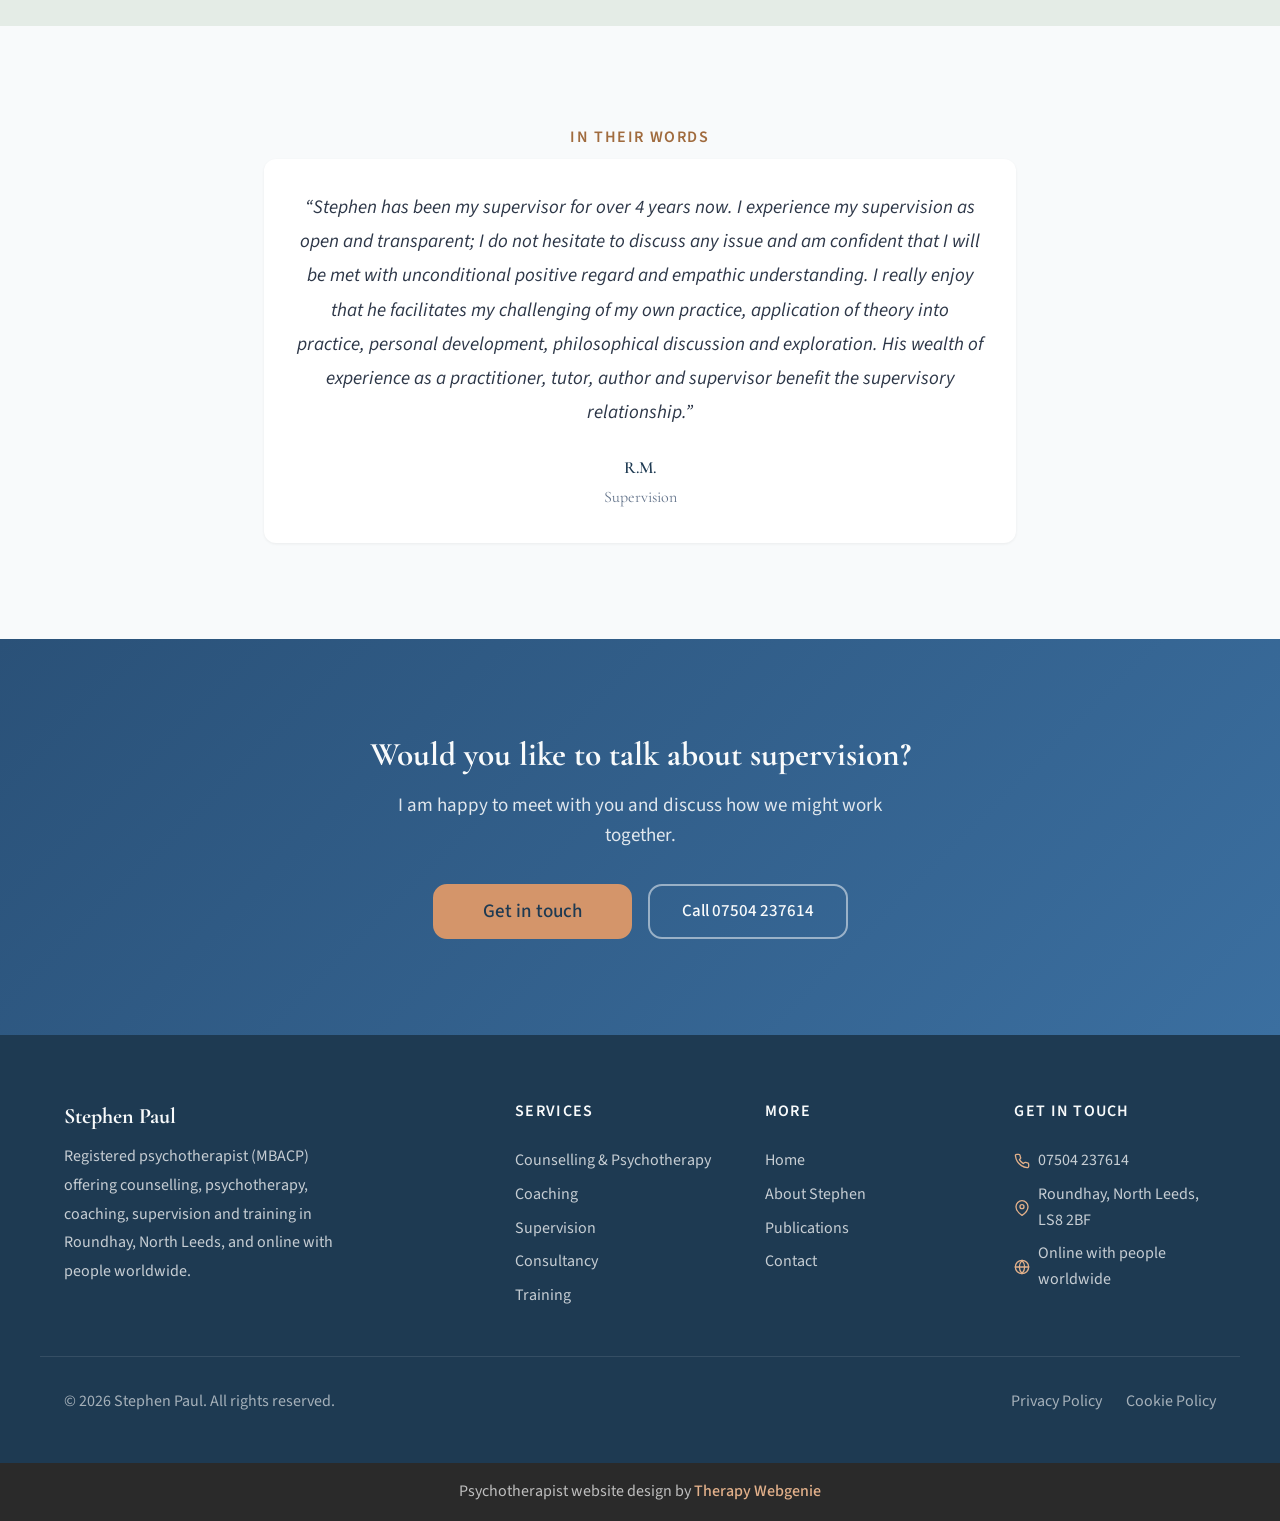
<file: supervision.html>
<!DOCTYPE html>
<html lang="en-GB" data-motion="auto">
<head>
  <meta charset="UTF-8">
  <meta name="viewport" content="width=device-width, initial-scale=1.0">
  <title>Supervision and Consultancy in Leeds - Stephen Paul</title>
  <meta name="description" content="Supervision for therapists, professionals, teams and services, plus consultancy for managers, with Stephen Paul in Roundhay, North Leeds, and online.">
  <meta name="author" content="Stephen Paul">
  <meta name="robots" content="max-image-preview:large">
  <link rel="canonical" href="https://www.stephen-paul.co.uk/supervision.html">

  <meta property="og:type" content="website">
  <meta property="og:url" content="https://www.stephen-paul.co.uk/supervision.html">
  <meta property="og:title" content="Supervision and Consultancy in Leeds - Stephen Paul">
  <meta property="og:description" content="Supervision for therapists, professionals, teams and services, plus consultancy for managers, with Stephen Paul in Roundhay, North Leeds, and online.">
  <meta property="og:image" content="https://www.stephen-paul.co.uk/images/hero-bg.jpg">
  <meta property="og:locale" content="en_GB">

  <meta name="twitter:card" content="summary_large_image">
  <meta name="twitter:title" content="Supervision and Consultancy in Leeds - Stephen Paul">
  <meta name="twitter:description" content="Supervision for therapists, professionals, teams and services, plus consultancy for managers, with Stephen Paul in Roundhay, North Leeds, and online.">
  <meta name="twitter:image" content="https://www.stephen-paul.co.uk/images/hero-bg.jpg">

  <link rel="icon" href="images/favicon.png" type="image/png" sizes="96x96">
  <link rel="apple-touch-icon" href="images/apple-touch-icon.png">

  <link rel="preconnect" href="https://fonts.googleapis.com">
  <link rel="preconnect" href="https://fonts.gstatic.com" crossorigin>

  <link rel="stylesheet" href="css/base.css?v=1">
  <link rel="stylesheet" href="css/components.css?v=1">
  <link rel="stylesheet" href="css/theme.css?v=1">
  <!-- PROFILE:schema -->
  <script type="application/ld+json">
{
  "@context": "https://schema.org",
  "@type": "ProfessionalService",
  "name": "Stephen Paul",
  "description": "Registered psychotherapist (MBACP) offering counselling, psychotherapy, coaching, supervision, training and consultancy in Roundhay, North Leeds, and online worldwide.",
  "url": "https://www.stephen-paul.co.uk/",
  "telephone": "+44 7504 237614",
  "image": "https://www.stephen-paul.co.uk/images/stephen-square.jpg",
  "address": {
    "@type": "PostalAddress",
    "addressLocality": "Leeds",
    "addressRegion": "West Yorkshire",
    "postalCode": "LS8 2BF",
    "addressCountry": "GB"
  },
  "areaServed": [
    "Leeds",
    "Online"
  ]
}
  </script>
  <!-- /PROFILE:schema -->
  <script type="application/ld+json">
{
  "@context": "https://schema.org",
  "@type": "BreadcrumbList",
  "itemListElement": [
    {
      "@type": "ListItem",
      "position": 1,
      "name": "Home",
      "item": "https://www.stephen-paul.co.uk/"
    },
    {
      "@type": "ListItem",
      "position": 2,
      "name": "Supervision",
      "item": "https://www.stephen-paul.co.uk/supervision.html"
    }
  ]
}
  </script>
</head>
<body>

  <a href="#main" class="skip-link">Skip to main content</a>

  <!-- SECTION: nav -->
  <nav class="nav nav--two-tier" role="navigation" aria-label="Main navigation">
    <div class="container">
      <div class="nav__top">
        <a href="./" class="nav__brand nav__brand--inline">
          <!-- PROFILE:logo --><!-- /PROFILE:logo -->
          <div class="nav__brand-text">
            <span class="nav__name"><!-- PROFILE:site_title -->Stephen Paul<!-- /PROFILE:site_title --></span>
            <span class="nav__title"><!-- PROFILE:site_slogan -->Counselling, Psychotherapy &amp; Coaching<!-- /PROFILE:site_slogan --></span>
          </div>
        </a>
        <div class="nav__contact">
          <div class="nav__contact-item">
            <svg xmlns="http://www.w3.org/2000/svg" viewBox="0 0 24 24" fill="none" stroke="currentColor" stroke-width="2" stroke-linecap="round" stroke-linejoin="round" aria-hidden="true"><path d="M21 10c0 7-9 13-9 13s-9-6-9-13a9 9 0 0 1 18 0z"></path><circle cx="12" cy="10" r="3"></circle></svg>
            <span>Roundhay, Leeds and online</span>
          </div>
          <div class="nav__contact-item">
            <svg xmlns="http://www.w3.org/2000/svg" viewBox="0 0 24 24" fill="none" stroke="currentColor" stroke-width="2" stroke-linecap="round" stroke-linejoin="round" aria-hidden="true"><path d="M22 16.92v3a2 2 0 0 1-2.18 2 19.79 19.79 0 0 1-8.63-3.07 19.5 19.5 0 0 1-6-6 19.79 19.79 0 0 1-3.07-8.67A2 2 0 0 1 4.11 2h3a2 2 0 0 1 2 1.72 12.84 12.84 0 0 0 .7 2.81 2 2 0 0 1-.45 2.11L8.09 9.91a16 16 0 0 0 6 6l1.27-1.27a2 2 0 0 1 2.11-.45 12.84 12.84 0 0 0 2.81.7A2 2 0 0 1 22 16.92z"></path></svg>
            <a href="tel:07504237614">07504 237614</a>
          </div>
        </div>
      </div>
      <div class="nav__bottom">
        <div class="nav__links">
          <a href="./" class="nav__link">Home</a>
          <a href="counselling-psychotherapy.html" class="nav__link">Counselling &amp; Psychotherapy</a>
          <a href="coaching.html" class="nav__link">Coaching</a>
          <a href="supervision.html" class="nav__link nav__link--active" aria-current="page">Supervision</a>
          <a href="training.html" class="nav__link">Training</a>
          <a href="about.html" class="nav__link">About</a>
          <a href="publications.html" class="nav__link">Publications</a>
          <a href="contact.html" class="btn btn--primary nav__cta">Get in touch</a>
        </div>
        <button class="nav__toggle" aria-label="Open menu" aria-expanded="false" aria-controls="mobile-menu">
          <span class="nav__toggle-bar"></span>
          <span class="nav__toggle-bar"></span>
          <span class="nav__toggle-bar"></span>
        </button>
      </div>
    </div>
    <div class="nav__mobile" id="mobile-menu" role="menu">
          <a href="./" class="nav__link" role="menuitem">Home</a>
          <a href="counselling-psychotherapy.html" class="nav__link" role="menuitem">Counselling &amp; Psychotherapy</a>
          <a href="coaching.html" class="nav__link" role="menuitem">Coaching</a>
          <a href="supervision.html" class="nav__link nav__link--active" aria-current="page" role="menuitem">Supervision</a>
          <a href="training.html" class="nav__link" role="menuitem">Training</a>
          <a href="about.html" class="nav__link" role="menuitem">About</a>
          <a href="publications.html" class="nav__link" role="menuitem">Publications</a>
      <a href="contact.html" class="btn btn--primary" role="menuitem">Get in touch</a>
      <div class="nav__mobile-contact">
        <div class="nav__contact-item">
          <a href="tel:07504237614">07504 237614</a>
        </div>
      </div>
    </div>
  </nav>
  <!-- /SECTION: nav -->

  <!-- Compact scroll header -->
  <div class="nav-scroll" aria-hidden="true">
    <div class="container nav-scroll__inner">
      <div class="nav-scroll__brand">
        <span class="nav-scroll__name"><!-- PROFILE:site_title -->Stephen Paul<!-- /PROFILE:site_title --></span>
        <span class="nav-scroll__title"><!-- PROFILE:site_slogan -->Counselling, Psychotherapy &amp; Coaching<!-- /PROFILE:site_slogan --></span>
      </div>
      <div class="nav-scroll__right">
        <a href="tel:07504237614" class="nav-scroll__phone" tabindex="-1">
          <svg xmlns="http://www.w3.org/2000/svg" viewBox="0 0 24 24" fill="none" stroke="currentColor" stroke-width="2" stroke-linecap="round" stroke-linejoin="round" aria-hidden="true"><path d="M22 16.92v3a2 2 0 0 1-2.18 2 19.79 19.79 0 0 1-8.63-3.07 19.5 19.5 0 0 1-6-6 19.79 19.79 0 0 1-3.07-8.67A2 2 0 0 1 4.11 2h3a2 2 0 0 1 2 1.72 12.84 12.84 0 0 0 .7 2.81 2 2 0 0 1-.45 2.11L8.09 9.91a16 16 0 0 0 6 6l1.27-1.27a2 2 0 0 1 2.11-.45 12.84 12.84 0 0 0 2.81.7A2 2 0 0 1 22 16.92z"></path></svg>
          07504 237614
        </a>
        <a href="tel:07504237614" class="nav-scroll__phone-icon" aria-label="Call Stephen" tabindex="-1">
          <svg xmlns="http://www.w3.org/2000/svg" viewBox="0 0 24 24" fill="none" stroke="currentColor" stroke-width="2" stroke-linecap="round" stroke-linejoin="round" aria-hidden="true"><path d="M22 16.92v3a2 2 0 0 1-2.18 2 19.79 19.79 0 0 1-8.63-3.07 19.5 19.5 0 0 1-6-6 19.79 19.79 0 0 1-3.07-8.67A2 2 0 0 1 4.11 2h3a2 2 0 0 1 2 1.72 12.84 12.84 0 0 0 .7 2.81 2 2 0 0 1-.45 2.11L8.09 9.91a16 16 0 0 0 6 6l1.27-1.27a2 2 0 0 1 2.11-.45 12.84 12.84 0 0 0 2.81.7A2 2 0 0 1 22 16.92z"></path></svg>
        </a>
        <button class="nav-scroll__toggle" aria-label="Open menu" tabindex="-1">
          <span class="nav-scroll__toggle-bar"></span>
          <span class="nav-scroll__toggle-bar"></span>
          <span class="nav-scroll__toggle-bar"></span>
        </button>
      </div>
    </div>
  </div>

  <main id="main">

    <!-- SECTION: page-header -->
    <section class="page-header page-header--image page-header--rule" style="background-image: url('images/supervision-banner.jpg'); background-size: cover; background-position: center center;">
      <div class="container">
        <span class="section-label">Professionals and teams</span>
        <h1>Supervision</h1>
        <p class="page-header__meta">I offer supervision to individual professionals, therapists, teams and services. I have had many years of experience and am trained and qualified in supervision.</p>
      </div>
    </section>
    <!-- /SECTION: page-header -->

    <!-- SECTION: approach -->
    <section class="section reveal">
      <div class="container split">
        <div class="split__text">
          <span class="section-label">How I supervise</span>
          <h2>Collaborative supervision for your professional needs</h2>
          <p>A number of practising therapists, psychologists, teams and related professionals work with me in this way. With a background in the professional training of counsellors and psychotherapists, I also work with trainee counsellors and therapists from a number of courses in the region.</p>
          <p><strong>Supervision, for me, is working with you in relation to your professional needs.</strong> It is collaborative.</p>
        </div>
        <img src="images/supervision-split.jpg" alt="Low morning sun through trees above a hazy valley" class="split__image" loading="lazy" width="1200" height="900">
      </div>
    </section>
    <!-- /SECTION: approach -->

    <!-- SECTION: consultancy -->
    <section class="section band band--3 reveal" id="consultancy">
      <div class="container">
        <div class="story-split">
          <div class="story-split__heading text-center">
            <span class="section-label">Consultancy</span>
            <h2>Support for managing agencies and departments</h2>
          </div>
          <div class="story-split__body">
            <div class="story-split__lead">
              <h3>This work is very similar to individual supervision and is tailored to the needs of you as my client.</h3>
            </div>
            <div class="story-split__text">
              <p>Over the years, individuals and teams have worked with me in relation to the management of their agencies or departments.</p>
              <p>Staff from organisations such as The Prison Service, NHS, local schools and business have worked with me.</p>
              <p><a href="contact.html">Do get in contact to discuss.</a></p>
            </div>
          </div>
        </div>
      </div>
    </section>
    <!-- /SECTION: consultancy -->

    <!-- SECTION: testimonial -->
    <section class="section reveal">
      <div class="container container--narrow text-center">
        <span class="section-label">In their words</span>
        <figure class="testimonial">
          <blockquote class="testimonial__quote">&ldquo;Stephen has been my supervisor for over 4 years now. I experience my supervision as open and transparent; I do not hesitate to discuss any issue and am confident that I will be met with unconditional positive regard and empathic understanding. I really enjoy that he facilitates my challenging of my own practice, application of theory into practice, personal development, philosophical discussion and exploration. His wealth of experience as a practitioner, tutor, author and supervisor benefit the supervisory relationship.&rdquo;</blockquote>
          <figcaption><p class="testimonial__author">R.M.</p>
          <p class="testimonial__detail">Supervision</p></figcaption>
        </figure>
      </div>
    </section>
    <!-- /SECTION: testimonial -->

    <!-- SECTION: cta -->
    <section class="section cta-banner reveal">
      <div class="container text-center">
        <h2>Would you like to talk about supervision?</h2>
        <p>I am happy to meet with you and discuss how we might work together.</p>
        <div class="cta-banner__buttons">
          <a href="contact.html" class="btn btn--accent">Get in touch</a>
          <a href="tel:07504237614" class="btn btn--secondary">Call 07504 237614</a>
        </div>
      </div>
    </section>
    <!-- /SECTION: cta -->

  </main>

  <!-- SECTION: footer -->
  <footer class="footer">
    <div class="container footer__inner">
      <div class="footer__brand">
        <p class="footer__brand-name">Stephen Paul</p>
        <p class="footer__brand-text">Registered psychotherapist (MBACP) offering counselling, psychotherapy, coaching, supervision and training in Roundhay, North Leeds, and online with people worldwide.</p>
      </div>
      <div class="footer__col">
        <p class="footer__heading">Services</p>
        <div class="footer__links">
          <a href="counselling-psychotherapy.html" class="footer__link">Counselling &amp; Psychotherapy</a>
          <a href="coaching.html" class="footer__link">Coaching</a>
          <a href="supervision.html" class="footer__link">Supervision</a>
          <a href="supervision.html#consultancy" class="footer__link">Consultancy</a>
          <a href="training.html" class="footer__link">Training</a>
        </div>
      </div>
      <div class="footer__col">
        <p class="footer__heading">More</p>
        <div class="footer__links">
          <a href="./" class="footer__link">Home</a>
          <a href="about.html" class="footer__link">About Stephen</a>
          <a href="publications.html" class="footer__link">Publications</a>
          <a href="contact.html" class="footer__link">Contact</a>
        </div>
      </div>
      <div class="footer__col">
        <p class="footer__heading">Get in touch</p>
        <div class="footer__contact-item">
          <svg xmlns="http://www.w3.org/2000/svg" viewBox="0 0 24 24" fill="none" stroke="currentColor" stroke-width="2" stroke-linecap="round" stroke-linejoin="round" aria-hidden="true"><path d="M22 16.92v3a2 2 0 0 1-2.18 2 19.79 19.79 0 0 1-8.63-3.07 19.5 19.5 0 0 1-6-6 19.79 19.79 0 0 1-3.07-8.67A2 2 0 0 1 4.11 2h3a2 2 0 0 1 2 1.72 12.84 12.84 0 0 0 .7 2.81 2 2 0 0 1-.45 2.11L8.09 9.91a16 16 0 0 0 6 6l1.27-1.27a2 2 0 0 1 2.11-.45 12.84 12.84 0 0 0 2.81.7A2 2 0 0 1 22 16.92z"></path></svg>
          <!-- PROFILE:phone_mobile --><a href="tel:07504237614">07504 237614</a><!-- /PROFILE:phone_mobile -->
        </div>
        <div class="footer__contact-item">
          <svg xmlns="http://www.w3.org/2000/svg" viewBox="0 0 24 24" fill="none" stroke="currentColor" stroke-width="2" stroke-linecap="round" stroke-linejoin="round" aria-hidden="true"><path d="M21 10c0 7-9 13-9 13s-9-6-9-13a9 9 0 0 1 18 0z"></path><circle cx="12" cy="10" r="3"></circle></svg>
          <!-- PROFILE:address --><span>Roundhay, North Leeds, LS8 2BF</span><!-- /PROFILE:address -->
        </div>
        <div class="footer__contact-item">
          <svg xmlns="http://www.w3.org/2000/svg" viewBox="0 0 24 24" fill="none" stroke="currentColor" stroke-width="2" stroke-linecap="round" stroke-linejoin="round" aria-hidden="true"><circle cx="12" cy="12" r="10"></circle><line x1="2" y1="12" x2="22" y2="12"></line><path d="M12 2a15.3 15.3 0 0 1 4 10 15.3 15.3 0 0 1-4 10 15.3 15.3 0 0 1-4-10 15.3 15.3 0 0 1 4-10z"></path></svg>
          <span>Online with people worldwide</span>
        </div>
        <!-- PROFILE:social_linkedin --><!-- /PROFILE:social_linkedin -->
        <!-- PROFILE:email --><!-- /PROFILE:email -->
      </div>
    </div>
    <div class="container footer__bottom">
      <p class="footer__copyright">&copy; 2026 Stephen Paul. All rights reserved.</p>
      <div class="footer__legal">
        <a href="privacy.html">Privacy Policy</a>
        <a href="cookies-policy.html">Cookie Policy</a>
      </div>
    </div>
  </footer>
  <!-- /SECTION: footer -->

  <div class="site-credit">
    <p>Psychotherapist website design by <a href="https://www.therapywebgenie.com/website-design/psychotherapists/" target="_blank" rel="noopener nofollow">Therapy Webgenie</a></p>
  </div>

  <!-- Cookie Consent -->
  <div class="cookie-banner" role="dialog" aria-label="Cookie consent">
    <div class="cookie-banner__inner">
      <p class="cookie-banner__text">This site uses cookies to improve your experience. See the <a href="cookies-policy.html">cookie policy</a> for details.</p>
      <div class="cookie-banner__buttons">
        <button class="cookie-banner__accept">Accept</button>
        <button class="cookie-banner__decline">Decline</button>
      </div>
    </div>
  </div>

  <!-- Back to Top -->
  <button class="back-to-top" aria-label="Back to top">
    <svg xmlns="http://www.w3.org/2000/svg" viewBox="0 0 24 24" fill="none" stroke="currentColor" stroke-width="2" stroke-linecap="round" stroke-linejoin="round" aria-hidden="true"><polyline points="18 15 12 9 6 15"></polyline></svg>
  </button>

  <script src="js/main.js?v=1"></script>
</body>
</html>
</file>
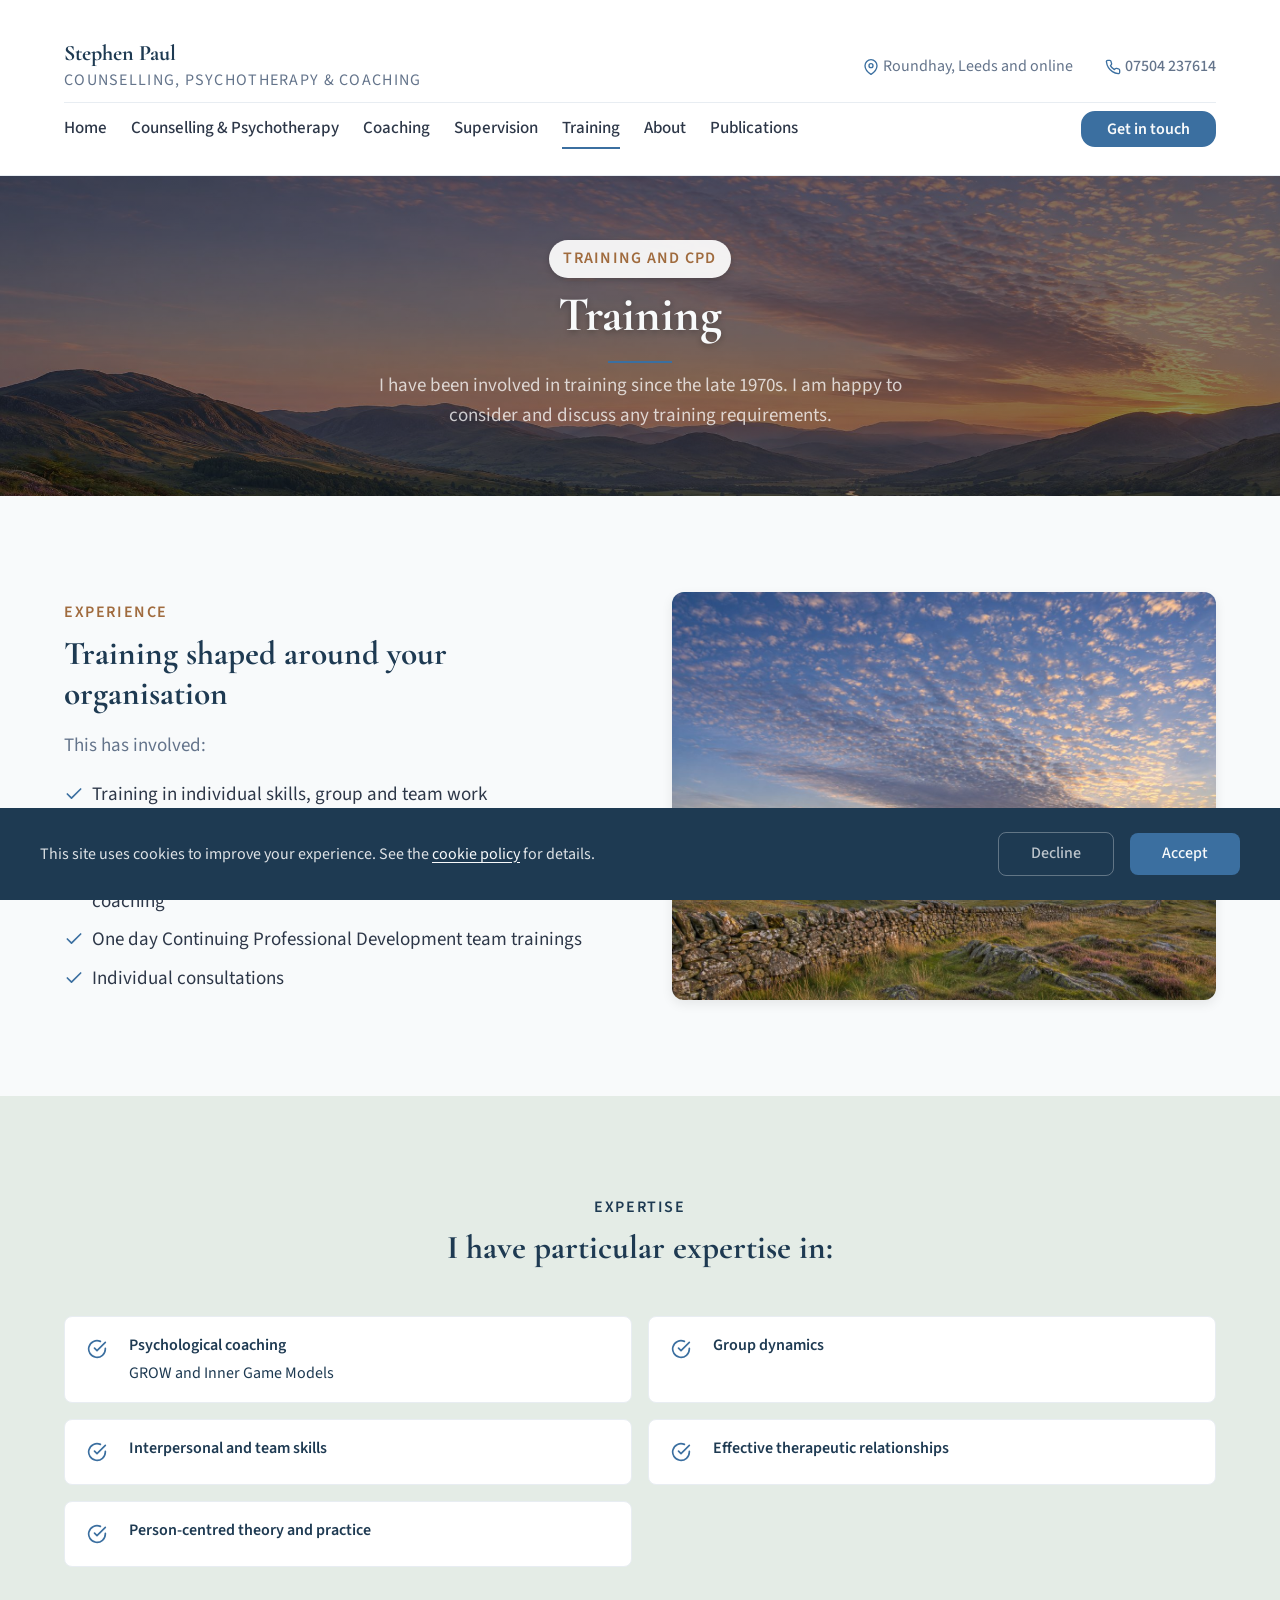
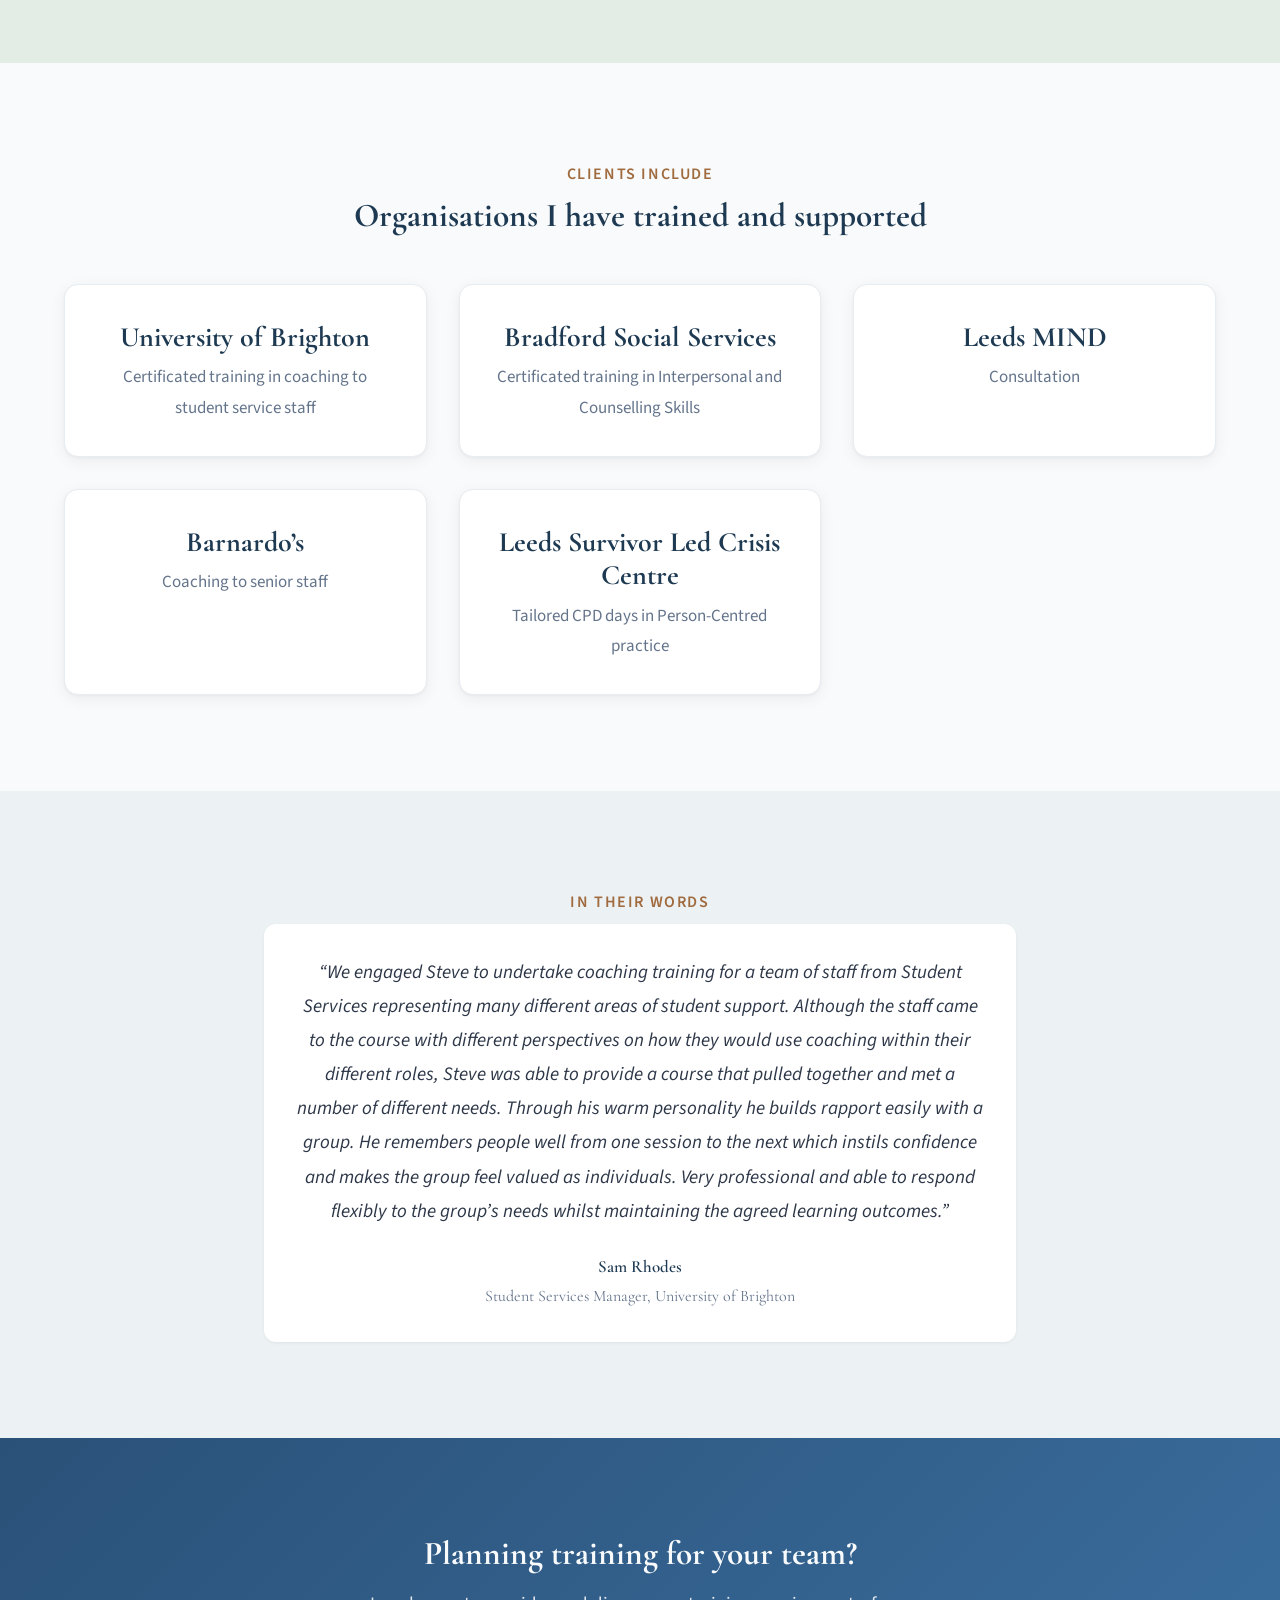
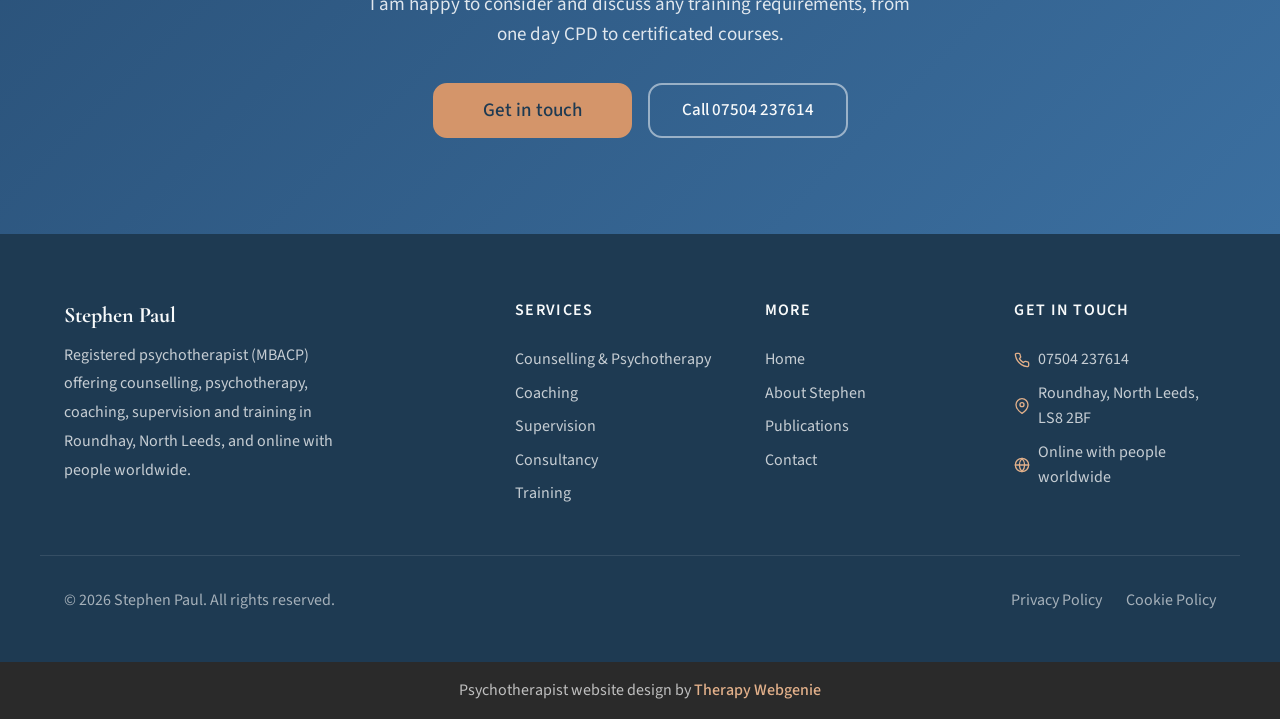
<file: training.html>
<!DOCTYPE html>
<html lang="en-GB" data-motion="auto">
<head>
  <meta charset="UTF-8">
  <meta name="viewport" content="width=device-width, initial-scale=1.0">
  <title>Training, CPD and Team Development - Stephen Paul</title>
  <meta name="description" content="Tailored training, certificated courses and CPD days in counselling, coaching, group dynamics and person-centred practice, from Stephen Paul, Leeds.">
  <meta name="author" content="Stephen Paul">
  <meta name="robots" content="max-image-preview:large">
  <link rel="canonical" href="https://www.stephen-paul.co.uk/training.html">

  <meta property="og:type" content="website">
  <meta property="og:url" content="https://www.stephen-paul.co.uk/training.html">
  <meta property="og:title" content="Training, CPD and Team Development - Stephen Paul">
  <meta property="og:description" content="Tailored training, certificated courses and CPD days in counselling, coaching, group dynamics and person-centred practice, from Stephen Paul, Leeds.">
  <meta property="og:image" content="https://www.stephen-paul.co.uk/images/hero-bg.jpg">
  <meta property="og:locale" content="en_GB">

  <meta name="twitter:card" content="summary_large_image">
  <meta name="twitter:title" content="Training, CPD and Team Development - Stephen Paul">
  <meta name="twitter:description" content="Tailored training, certificated courses and CPD days in counselling, coaching, group dynamics and person-centred practice, from Stephen Paul, Leeds.">
  <meta name="twitter:image" content="https://www.stephen-paul.co.uk/images/hero-bg.jpg">

  <link rel="icon" href="images/favicon.png" type="image/png" sizes="96x96">
  <link rel="apple-touch-icon" href="images/apple-touch-icon.png">

  <link rel="preconnect" href="https://fonts.googleapis.com">
  <link rel="preconnect" href="https://fonts.gstatic.com" crossorigin>

  <link rel="stylesheet" href="css/base.css?v=1">
  <link rel="stylesheet" href="css/components.css?v=1">
  <link rel="stylesheet" href="css/theme.css?v=1">
  <!-- PROFILE:schema -->
  <script type="application/ld+json">
{
  "@context": "https://schema.org",
  "@type": "ProfessionalService",
  "name": "Stephen Paul",
  "description": "Registered psychotherapist (MBACP) offering counselling, psychotherapy, coaching, supervision, training and consultancy in Roundhay, North Leeds, and online worldwide.",
  "url": "https://www.stephen-paul.co.uk/",
  "telephone": "+44 7504 237614",
  "image": "https://www.stephen-paul.co.uk/images/stephen-square.jpg",
  "address": {
    "@type": "PostalAddress",
    "addressLocality": "Leeds",
    "addressRegion": "West Yorkshire",
    "postalCode": "LS8 2BF",
    "addressCountry": "GB"
  },
  "areaServed": [
    "Leeds",
    "Online"
  ]
}
  </script>
  <!-- /PROFILE:schema -->
  <script type="application/ld+json">
{
  "@context": "https://schema.org",
  "@type": "BreadcrumbList",
  "itemListElement": [
    {
      "@type": "ListItem",
      "position": 1,
      "name": "Home",
      "item": "https://www.stephen-paul.co.uk/"
    },
    {
      "@type": "ListItem",
      "position": 2,
      "name": "Training",
      "item": "https://www.stephen-paul.co.uk/training.html"
    }
  ]
}
  </script>
</head>
<body>

  <a href="#main" class="skip-link">Skip to main content</a>

  <!-- SECTION: nav -->
  <nav class="nav nav--two-tier" role="navigation" aria-label="Main navigation">
    <div class="container">
      <div class="nav__top">
        <a href="./" class="nav__brand nav__brand--inline">
          <!-- PROFILE:logo --><!-- /PROFILE:logo -->
          <div class="nav__brand-text">
            <span class="nav__name"><!-- PROFILE:site_title -->Stephen Paul<!-- /PROFILE:site_title --></span>
            <span class="nav__title"><!-- PROFILE:site_slogan -->Counselling, Psychotherapy &amp; Coaching<!-- /PROFILE:site_slogan --></span>
          </div>
        </a>
        <div class="nav__contact">
          <div class="nav__contact-item">
            <svg xmlns="http://www.w3.org/2000/svg" viewBox="0 0 24 24" fill="none" stroke="currentColor" stroke-width="2" stroke-linecap="round" stroke-linejoin="round" aria-hidden="true"><path d="M21 10c0 7-9 13-9 13s-9-6-9-13a9 9 0 0 1 18 0z"></path><circle cx="12" cy="10" r="3"></circle></svg>
            <span>Roundhay, Leeds and online</span>
          </div>
          <div class="nav__contact-item">
            <svg xmlns="http://www.w3.org/2000/svg" viewBox="0 0 24 24" fill="none" stroke="currentColor" stroke-width="2" stroke-linecap="round" stroke-linejoin="round" aria-hidden="true"><path d="M22 16.92v3a2 2 0 0 1-2.18 2 19.79 19.79 0 0 1-8.63-3.07 19.5 19.5 0 0 1-6-6 19.79 19.79 0 0 1-3.07-8.67A2 2 0 0 1 4.11 2h3a2 2 0 0 1 2 1.72 12.84 12.84 0 0 0 .7 2.81 2 2 0 0 1-.45 2.11L8.09 9.91a16 16 0 0 0 6 6l1.27-1.27a2 2 0 0 1 2.11-.45 12.84 12.84 0 0 0 2.81.7A2 2 0 0 1 22 16.92z"></path></svg>
            <a href="tel:07504237614">07504 237614</a>
          </div>
        </div>
      </div>
      <div class="nav__bottom">
        <div class="nav__links">
          <a href="./" class="nav__link">Home</a>
          <a href="counselling-psychotherapy.html" class="nav__link">Counselling &amp; Psychotherapy</a>
          <a href="coaching.html" class="nav__link">Coaching</a>
          <a href="supervision.html" class="nav__link">Supervision</a>
          <a href="training.html" class="nav__link nav__link--active" aria-current="page">Training</a>
          <a href="about.html" class="nav__link">About</a>
          <a href="publications.html" class="nav__link">Publications</a>
          <a href="contact.html" class="btn btn--primary nav__cta">Get in touch</a>
        </div>
        <button class="nav__toggle" aria-label="Open menu" aria-expanded="false" aria-controls="mobile-menu">
          <span class="nav__toggle-bar"></span>
          <span class="nav__toggle-bar"></span>
          <span class="nav__toggle-bar"></span>
        </button>
      </div>
    </div>
    <div class="nav__mobile" id="mobile-menu" role="menu">
          <a href="./" class="nav__link" role="menuitem">Home</a>
          <a href="counselling-psychotherapy.html" class="nav__link" role="menuitem">Counselling &amp; Psychotherapy</a>
          <a href="coaching.html" class="nav__link" role="menuitem">Coaching</a>
          <a href="supervision.html" class="nav__link" role="menuitem">Supervision</a>
          <a href="training.html" class="nav__link nav__link--active" aria-current="page" role="menuitem">Training</a>
          <a href="about.html" class="nav__link" role="menuitem">About</a>
          <a href="publications.html" class="nav__link" role="menuitem">Publications</a>
      <a href="contact.html" class="btn btn--primary" role="menuitem">Get in touch</a>
      <div class="nav__mobile-contact">
        <div class="nav__contact-item">
          <a href="tel:07504237614">07504 237614</a>
        </div>
      </div>
    </div>
  </nav>
  <!-- /SECTION: nav -->

  <!-- Compact scroll header -->
  <div class="nav-scroll" aria-hidden="true">
    <div class="container nav-scroll__inner">
      <div class="nav-scroll__brand">
        <span class="nav-scroll__name"><!-- PROFILE:site_title -->Stephen Paul<!-- /PROFILE:site_title --></span>
        <span class="nav-scroll__title"><!-- PROFILE:site_slogan -->Counselling, Psychotherapy &amp; Coaching<!-- /PROFILE:site_slogan --></span>
      </div>
      <div class="nav-scroll__right">
        <a href="tel:07504237614" class="nav-scroll__phone" tabindex="-1">
          <svg xmlns="http://www.w3.org/2000/svg" viewBox="0 0 24 24" fill="none" stroke="currentColor" stroke-width="2" stroke-linecap="round" stroke-linejoin="round" aria-hidden="true"><path d="M22 16.92v3a2 2 0 0 1-2.18 2 19.79 19.79 0 0 1-8.63-3.07 19.5 19.5 0 0 1-6-6 19.79 19.79 0 0 1-3.07-8.67A2 2 0 0 1 4.11 2h3a2 2 0 0 1 2 1.72 12.84 12.84 0 0 0 .7 2.81 2 2 0 0 1-.45 2.11L8.09 9.91a16 16 0 0 0 6 6l1.27-1.27a2 2 0 0 1 2.11-.45 12.84 12.84 0 0 0 2.81.7A2 2 0 0 1 22 16.92z"></path></svg>
          07504 237614
        </a>
        <a href="tel:07504237614" class="nav-scroll__phone-icon" aria-label="Call Stephen" tabindex="-1">
          <svg xmlns="http://www.w3.org/2000/svg" viewBox="0 0 24 24" fill="none" stroke="currentColor" stroke-width="2" stroke-linecap="round" stroke-linejoin="round" aria-hidden="true"><path d="M22 16.92v3a2 2 0 0 1-2.18 2 19.79 19.79 0 0 1-8.63-3.07 19.5 19.5 0 0 1-6-6 19.79 19.79 0 0 1-3.07-8.67A2 2 0 0 1 4.11 2h3a2 2 0 0 1 2 1.72 12.84 12.84 0 0 0 .7 2.81 2 2 0 0 1-.45 2.11L8.09 9.91a16 16 0 0 0 6 6l1.27-1.27a2 2 0 0 1 2.11-.45 12.84 12.84 0 0 0 2.81.7A2 2 0 0 1 22 16.92z"></path></svg>
        </a>
        <button class="nav-scroll__toggle" aria-label="Open menu" tabindex="-1">
          <span class="nav-scroll__toggle-bar"></span>
          <span class="nav-scroll__toggle-bar"></span>
          <span class="nav-scroll__toggle-bar"></span>
        </button>
      </div>
    </div>
  </div>

  <main id="main">

    <!-- SECTION: page-header -->
    <section class="page-header page-header--image page-header--rule" style="background-image: url('images/training-banner.jpg'); background-size: cover; background-position: center center;">
      <div class="container">
        <span class="section-label">Training and CPD</span>
        <h1>Training</h1>
        <p class="page-header__meta">I have been involved in training since the late 1970s. I am happy to consider and discuss any training requirements.</p>
      </div>
    </section>
    <!-- /SECTION: page-header -->

    <!-- SECTION: approach -->
    <section class="section reveal">
      <div class="container split">
        <div class="split__text">
          <span class="section-label">Experience</span>
          <h2>Training shaped around your organisation</h2>
          <p>This has involved:</p>
          <ul class="checklist">
          <li><svg xmlns="http://www.w3.org/2000/svg" viewBox="0 0 24 24" fill="none" stroke="currentColor" stroke-width="2" stroke-linecap="round" stroke-linejoin="round" aria-hidden="true"><polyline points="20 6 9 17 4 12"></polyline></svg> <span>Training in individual skills, group and team work</span></li>
          <li><svg xmlns="http://www.w3.org/2000/svg" viewBox="0 0 24 24" fill="none" stroke="currentColor" stroke-width="2" stroke-linecap="round" stroke-linejoin="round" aria-hidden="true"><polyline points="20 6 9 17 4 12"></polyline></svg> <span>Delivering tailored packages to organisations</span></li>
          <li><svg xmlns="http://www.w3.org/2000/svg" viewBox="0 0 24 24" fill="none" stroke="currentColor" stroke-width="2" stroke-linecap="round" stroke-linejoin="round" aria-hidden="true"><polyline points="20 6 9 17 4 12"></polyline></svg> <span>Certificated courses in counselling, interpersonal skills and coaching</span></li>
          <li><svg xmlns="http://www.w3.org/2000/svg" viewBox="0 0 24 24" fill="none" stroke="currentColor" stroke-width="2" stroke-linecap="round" stroke-linejoin="round" aria-hidden="true"><polyline points="20 6 9 17 4 12"></polyline></svg> <span>One day Continuing Professional Development team trainings</span></li>
          <li><svg xmlns="http://www.w3.org/2000/svg" viewBox="0 0 24 24" fill="none" stroke="currentColor" stroke-width="2" stroke-linecap="round" stroke-linejoin="round" aria-hidden="true"><polyline points="20 6 9 17 4 12"></polyline></svg> <span>Individual consultations</span></li>
          </ul>
        </div>
        <img src="images/training-split.jpg" alt="An old dry stone wall across open fells under a rippled evening sky" class="split__image" loading="lazy" width="1200" height="900">
      </div>
    </section>
    <!-- /SECTION: approach -->

    <!-- SECTION: expertise -->
    <section class="section band band--3 reveal">
      <div class="container text-center">
        <span class="section-label">Expertise</span>
        <h2>I have particular expertise in:</h2>
      </div>
      <div class="container">
        <div class="quals-list">
          <div class="quals-list__item">
            <div class="quals-list__icon"><svg xmlns="http://www.w3.org/2000/svg" viewBox="0 0 24 24" fill="none" stroke="currentColor" stroke-width="2" stroke-linecap="round" stroke-linejoin="round" aria-hidden="true"><path d="M22 11.08V12a10 10 0 1 1-5.93-9.14"></path><polyline points="22 4 12 14.01 9 11.01"></polyline></svg></div>
            <div class="quals-list__text"><strong>Psychological coaching</strong>GROW and Inner Game Models</div>
          </div>
          <div class="quals-list__item">
            <div class="quals-list__icon"><svg xmlns="http://www.w3.org/2000/svg" viewBox="0 0 24 24" fill="none" stroke="currentColor" stroke-width="2" stroke-linecap="round" stroke-linejoin="round" aria-hidden="true"><path d="M22 11.08V12a10 10 0 1 1-5.93-9.14"></path><polyline points="22 4 12 14.01 9 11.01"></polyline></svg></div>
            <div class="quals-list__text"><strong>Group dynamics</strong></div>
          </div>
          <div class="quals-list__item">
            <div class="quals-list__icon"><svg xmlns="http://www.w3.org/2000/svg" viewBox="0 0 24 24" fill="none" stroke="currentColor" stroke-width="2" stroke-linecap="round" stroke-linejoin="round" aria-hidden="true"><path d="M22 11.08V12a10 10 0 1 1-5.93-9.14"></path><polyline points="22 4 12 14.01 9 11.01"></polyline></svg></div>
            <div class="quals-list__text"><strong>Interpersonal and team skills</strong></div>
          </div>
          <div class="quals-list__item">
            <div class="quals-list__icon"><svg xmlns="http://www.w3.org/2000/svg" viewBox="0 0 24 24" fill="none" stroke="currentColor" stroke-width="2" stroke-linecap="round" stroke-linejoin="round" aria-hidden="true"><path d="M22 11.08V12a10 10 0 1 1-5.93-9.14"></path><polyline points="22 4 12 14.01 9 11.01"></polyline></svg></div>
            <div class="quals-list__text"><strong>Effective therapeutic relationships</strong></div>
          </div>
          <div class="quals-list__item">
            <div class="quals-list__icon"><svg xmlns="http://www.w3.org/2000/svg" viewBox="0 0 24 24" fill="none" stroke="currentColor" stroke-width="2" stroke-linecap="round" stroke-linejoin="round" aria-hidden="true"><path d="M22 11.08V12a10 10 0 1 1-5.93-9.14"></path><polyline points="22 4 12 14.01 9 11.01"></polyline></svg></div>
            <div class="quals-list__text"><strong>Person-centred theory and practice</strong></div>
          </div>
        </div>
      </div>
    </section>
    <!-- /SECTION: expertise -->

    <!-- SECTION: clients -->
    <section class="section reveal">
      <div class="container container--narrow text-center">
        <span class="section-label">Clients include</span>
        <h2>Organisations I have trained and supported</h2>
      </div>
      <div class="container grid grid--3">
        <article class="card card--feature"><h3 class="card__title">University of Brighton</h3><p class="card__text">Certificated training in coaching to student service staff</p></article>
        <article class="card card--feature"><h3 class="card__title">Bradford Social Services</h3><p class="card__text">Certificated training in Interpersonal and Counselling Skills</p></article>
        <article class="card card--feature"><h3 class="card__title">Leeds MIND</h3><p class="card__text">Consultation</p></article>
        <article class="card card--feature"><h3 class="card__title">Barnardo&rsquo;s</h3><p class="card__text">Coaching to senior staff</p></article>
        <article class="card card--feature"><h3 class="card__title">Leeds Survivor Led Crisis Centre</h3><p class="card__text">Tailored CPD days in Person-Centred practice</p></article>
      </div>
    </section>
    <!-- /SECTION: clients -->


    <!-- SECTION: testimonials -->
    <section class="section section--alt reveal">
      <div class="container container--narrow text-center">
        <span class="section-label">In their words</span>
        <figure class="testimonial">
          <blockquote class="testimonial__quote">&ldquo;We engaged Steve to undertake coaching training for a team of staff from Student Services representing many different areas of student support. Although the staff came to the course with different perspectives on how they would use coaching within their different roles, Steve was able to provide a course that pulled together and met a number of different needs. Through his warm personality he builds rapport easily with a group. He remembers people well from one session to the next which instils confidence and makes the group feel valued as individuals. Very professional and able to respond flexibly to the group&rsquo;s needs whilst maintaining the agreed learning outcomes.&rdquo;</blockquote>
          <figcaption><p class="testimonial__author">Sam Rhodes</p>
          <p class="testimonial__detail">Student Services Manager, University of Brighton</p></figcaption>
        </figure>
      </div>
    </section>
    <!-- /SECTION: testimonials -->


    <!-- SECTION: cta -->
    <section class="section cta-banner reveal">
      <div class="container text-center">
        <h2>Planning training for your team?</h2>
        <p>I am happy to consider and discuss any training requirements, from one day CPD to certificated courses.</p>
        <div class="cta-banner__buttons">
          <a href="contact.html" class="btn btn--accent">Get in touch</a>
          <a href="tel:07504237614" class="btn btn--secondary">Call 07504 237614</a>
        </div>
      </div>
    </section>
    <!-- /SECTION: cta -->

  </main>

  <!-- SECTION: footer -->
  <footer class="footer">
    <div class="container footer__inner">
      <div class="footer__brand">
        <p class="footer__brand-name">Stephen Paul</p>
        <p class="footer__brand-text">Registered psychotherapist (MBACP) offering counselling, psychotherapy, coaching, supervision and training in Roundhay, North Leeds, and online with people worldwide.</p>
      </div>
      <div class="footer__col">
        <p class="footer__heading">Services</p>
        <div class="footer__links">
          <a href="counselling-psychotherapy.html" class="footer__link">Counselling &amp; Psychotherapy</a>
          <a href="coaching.html" class="footer__link">Coaching</a>
          <a href="supervision.html" class="footer__link">Supervision</a>
          <a href="supervision.html#consultancy" class="footer__link">Consultancy</a>
          <a href="training.html" class="footer__link">Training</a>
        </div>
      </div>
      <div class="footer__col">
        <p class="footer__heading">More</p>
        <div class="footer__links">
          <a href="./" class="footer__link">Home</a>
          <a href="about.html" class="footer__link">About Stephen</a>
          <a href="publications.html" class="footer__link">Publications</a>
          <a href="contact.html" class="footer__link">Contact</a>
        </div>
      </div>
      <div class="footer__col">
        <p class="footer__heading">Get in touch</p>
        <div class="footer__contact-item">
          <svg xmlns="http://www.w3.org/2000/svg" viewBox="0 0 24 24" fill="none" stroke="currentColor" stroke-width="2" stroke-linecap="round" stroke-linejoin="round" aria-hidden="true"><path d="M22 16.92v3a2 2 0 0 1-2.18 2 19.79 19.79 0 0 1-8.63-3.07 19.5 19.5 0 0 1-6-6 19.79 19.79 0 0 1-3.07-8.67A2 2 0 0 1 4.11 2h3a2 2 0 0 1 2 1.72 12.84 12.84 0 0 0 .7 2.81 2 2 0 0 1-.45 2.11L8.09 9.91a16 16 0 0 0 6 6l1.27-1.27a2 2 0 0 1 2.11-.45 12.84 12.84 0 0 0 2.81.7A2 2 0 0 1 22 16.92z"></path></svg>
          <!-- PROFILE:phone_mobile --><a href="tel:07504237614">07504 237614</a><!-- /PROFILE:phone_mobile -->
        </div>
        <div class="footer__contact-item">
          <svg xmlns="http://www.w3.org/2000/svg" viewBox="0 0 24 24" fill="none" stroke="currentColor" stroke-width="2" stroke-linecap="round" stroke-linejoin="round" aria-hidden="true"><path d="M21 10c0 7-9 13-9 13s-9-6-9-13a9 9 0 0 1 18 0z"></path><circle cx="12" cy="10" r="3"></circle></svg>
          <!-- PROFILE:address --><span>Roundhay, North Leeds, LS8 2BF</span><!-- /PROFILE:address -->
        </div>
        <div class="footer__contact-item">
          <svg xmlns="http://www.w3.org/2000/svg" viewBox="0 0 24 24" fill="none" stroke="currentColor" stroke-width="2" stroke-linecap="round" stroke-linejoin="round" aria-hidden="true"><circle cx="12" cy="12" r="10"></circle><line x1="2" y1="12" x2="22" y2="12"></line><path d="M12 2a15.3 15.3 0 0 1 4 10 15.3 15.3 0 0 1-4 10 15.3 15.3 0 0 1-4-10 15.3 15.3 0 0 1 4-10z"></path></svg>
          <span>Online with people worldwide</span>
        </div>
        <!-- PROFILE:social_linkedin --><!-- /PROFILE:social_linkedin -->
        <!-- PROFILE:email --><!-- /PROFILE:email -->
      </div>
    </div>
    <div class="container footer__bottom">
      <p class="footer__copyright">&copy; 2026 Stephen Paul. All rights reserved.</p>
      <div class="footer__legal">
        <a href="privacy.html">Privacy Policy</a>
        <a href="cookies-policy.html">Cookie Policy</a>
      </div>
    </div>
  </footer>
  <!-- /SECTION: footer -->

  <div class="site-credit">
    <p>Psychotherapist website design by <a href="https://www.therapywebgenie.com/website-design/psychotherapists/" target="_blank" rel="noopener nofollow">Therapy Webgenie</a></p>
  </div>

  <!-- Cookie Consent -->
  <div class="cookie-banner" role="dialog" aria-label="Cookie consent">
    <div class="cookie-banner__inner">
      <p class="cookie-banner__text">This site uses cookies to improve your experience. See the <a href="cookies-policy.html">cookie policy</a> for details.</p>
      <div class="cookie-banner__buttons">
        <button class="cookie-banner__accept">Accept</button>
        <button class="cookie-banner__decline">Decline</button>
      </div>
    </div>
  </div>

  <!-- Back to Top -->
  <button class="back-to-top" aria-label="Back to top">
    <svg xmlns="http://www.w3.org/2000/svg" viewBox="0 0 24 24" fill="none" stroke="currentColor" stroke-width="2" stroke-linecap="round" stroke-linejoin="round" aria-hidden="true"><polyline points="18 15 12 9 6 15"></polyline></svg>
  </button>

  <script src="js/main.js?v=1"></script>
</body>
</html>
</file>
<file: css/base.css>
/* =============================================
   BASE STYLES
   Reset, Custom Properties, Typography, Layout
   Theme colours & fonts are in theme.css
   ============================================= */

/* --- Custom Properties (non-theme) --- */
:root {
  --text-xs: 1rem; /* 1.7.24: the smallest text on a site is 16px (Rick's rule); was 13px */
  --text-sm: 1rem;
  --text-base: 1.0625rem;
  --text-md: 1.1875rem;
  --text-lg: 1.375rem;
  --text-xl: 1.625rem;
  --text-2xl: 2rem;
  --text-3xl: 2.375rem;
  --text-4xl: 3rem;

  /* Heading sizes (overridable per font pairing in theme.css) */
  --text-h1: var(--text-3xl);          /* mobile: 38px */
  --text-h1-desktop: var(--text-4xl);  /* desktop: 48px */
  --text-h2: var(--text-2xl);          /* mobile: 32px */
  --text-h2-desktop: var(--text-3xl);  /* desktop: 38px */
  --text-h3: var(--text-xl);           /* mobile: 26px */
  --text-h3-desktop: 1.75rem;          /* desktop: 28px */

  --font-weight-normal: 400;
  --font-weight-medium: 500;
  --font-weight-semibold: 600;
  --font-weight-bold: 700;

  --line-height-tight: 1.2;
  --line-height-normal: 1.6;
  --line-height-relaxed: 1.8;

  /* Spacing */
  --space-xs: 0.25rem;
  --space-sm: 0.5rem;
  --space-md: 1rem;
  --space-lg: 1.5rem;
  --space-xl: 2rem;
  --space-2xl: 3rem;
  --space-3xl: 4rem;
  --space-4xl: 6rem;
  --space-5xl: 8rem;

  /* Layout */
  --container-max: 1200px;
  --container-narrow: 800px;
  --container-wide: 1400px;

  /* Border Radius */
  --radius-sm: 4px;
  --radius-md: 8px;
  --radius-lg: 12px;
  --radius-xl: 20px;
  --radius-full: 9999px;

  /* Shadows */
  --shadow-sm: 0 1px 3px rgba(0, 0, 0, 0.06);
  --shadow-md: 0 4px 12px rgba(0, 0, 0, 0.08);
  --shadow-lg: 0 8px 30px rgba(0, 0, 0, 0.1);
  --shadow-xl: 0 12px 40px rgba(0, 0, 0, 0.12);

  /* Transitions */
  --transition-fast: 150ms ease;
  --transition-base: 250ms ease;
  --transition-normal: 300ms ease;
  --transition-slow: 400ms ease;

  /* === v1.5 Aesthetic dials ===
     Per-site theme.css overrides these to flip a site's visual aesthetic
     (sharp / soft / brutalist / luxe / editorial). Defaults preserve the
     current "soft modern" look so existing sites are unchanged.
     Pills always read --aesthetic-radius-pill (fixed 999px) so they
     stay pill-shaped regardless of the dial. */
  --aesthetic-radius:        14px;
  --aesthetic-radius-pill:   999px;
  --aesthetic-shadow-card:   0 1px 3px rgba(0, 0, 0, 0.04), 0 4px 16px rgba(0, 0, 0, 0.06);
  --aesthetic-border-width:  1px;
}

/* --- Reset --- */
*,
*::before,
*::after {
  box-sizing: border-box;
  margin: 0;
  padding: 0;
}

html {
  font-size: 100%;
  scroll-behavior: smooth;
  -webkit-text-size-adjust: 100%;
}

body {
  font-family: var(--font-body);
  font-size: var(--text-md);
  font-weight: var(--font-weight-normal);
  line-height: var(--line-height-normal);
  color: var(--color-text);
  background-color: var(--color-bg);
  -webkit-font-smoothing: antialiased;
  -moz-osx-font-smoothing: grayscale;
}

img,
picture,
video {
  display: block;
  max-width: 100%;
  height: auto;
}

svg {
  display: block;
}

input,
button,
textarea,
select {
  font: inherit;
  color: inherit;
}

button {
  cursor: pointer;
  border: none;
  background: none;
}

a {
  color: inherit;
  text-decoration: none;
}

ul,
ol {
  list-style: none;
}

h1, h2, h3, h4, h5, h6 {
  font-family: var(--font-heading);
  color: var(--color-text-heading);
  line-height: var(--line-height-tight);
  font-weight: var(--font-weight-bold);
  letter-spacing: var(--heading-tracking, normal); /* v1.7.26 hook */
  margin-bottom: var(--space-md);
  /* v1.7.8 — a heading carrying a long unbreakable token (a domain, an email,
     a hyphen-free compound) has nowhere to wrap and pushes past its container,
     giving the whole PAGE horizontal scroll on mobile. Hit on touch-physique,
     where "Be Better with Bowen (bebetterwithbowen.co.uk)" took the document
     to 394px inside a 375px viewport. break-word (not anywhere) so it only
     engages when the word genuinely cannot fit on a line of its own — normal
     headings are untouched, and min-content sizing is left alone so grid and
     flex tracks do not resize. */
  overflow-wrap: break-word;
}

/* --- Typography --- */
h1 {
  font-size: var(--text-h1);
}

h2 {
  font-size: var(--text-h2);
  margin-bottom: var(--space-xl);
}

h3 {
  font-size: var(--text-h3);
}

h4 {
  font-size: var(--text-lg);
}

h5 {
  font-size: var(--text-md);
}

h6 {
  font-size: var(--text-base);
}

p {
  margin-bottom: var(--space-md);
}

p:last-child:not(.section-subtitle) {
  margin-bottom: 0;
}

strong {
  font-weight: var(--strong-weight, var(--font-weight-semibold)); /* v1.7.26 hook */
}

/* --- Layout Utilities --- */
.container {
  width: 100%;
  max-width: var(--container-max);
  margin-left: auto;
  margin-right: auto;
  padding-left: var(--container-gutter, var(--space-lg)); /* v1.7.26 hook */
  padding-right: var(--container-gutter, var(--space-lg));
}

.container--narrow {
  max-width: var(--container-narrow);
}

.section {
  padding-top: var(--section-padding, var(--space-3xl)); /* v1.7.26 hook: a site's own band spacing */
  padding-bottom: var(--section-padding, var(--space-3xl));
}

.section--alt {
  background-color: var(--color-bg-alt);
}

/* Icons inside alt sections: swap bg-alt → surface so they remain visible */
.section--alt .card__icon,
.section--alt .icon-box__icon,
.section--alt .contact-info__icon,
.section--alt .service-detail__icon {
  background-color: var(--color-surface);
}

.section--dark {
  background-color: var(--color-bg-dark);
  color: var(--color-text-inverse);
}

.section--dark h2,
.section--dark h3,
.section--dark h4 {
  color: var(--color-text-inverse);
}

/* Grid */
.grid {
  display: grid;
  gap: var(--space-xl);
}

.grid--2 {
  grid-template-columns: 1fr;
}

.grid--3 {
  grid-template-columns: 1fr;
}

/* --- Buttons --- */
.btn {
  display: inline-flex;
  align-items: center;
  justify-content: center;
  gap: var(--space-sm);
  padding: var(--btn-padding, var(--space-md) var(--space-xl)); /* v1.7.26 hooks: padding, size, weight, capitals */
  font-family: var(--font-body);
  font-size: var(--btn-font-size, var(--text-base));
  font-weight: var(--btn-weight, var(--font-weight-medium));
  text-transform: var(--btn-transform, none);
  letter-spacing: var(--btn-tracking, normal);
  line-height: 1;
  border-radius: var(--btn-radius, var(--aesthetic-radius)); /* v1.7.20 hook: pill buttons */
  transition: all var(--transition-base);
  text-decoration: none;
  border: calc(var(--aesthetic-border-width) + 1px) solid transparent;
  white-space: nowrap;
}

.btn svg {
  width: 1em;
  height: 1em;
  flex-shrink: 0;
}

.btn--primary {
  background-color: var(--color-primary);
  color: var(--color-text-inverse);
  border-color: var(--color-primary);
}

.btn--primary:hover {
  background-color: var(--color-primary-dark);
  border-color: var(--color-primary-dark);
}

.btn--secondary {
  background-color: transparent;
  color: var(--color-primary);
  border-color: var(--color-primary);
}

.btn--secondary:hover {
  background-color: var(--color-primary);
  color: var(--color-text-inverse);
}

.btn--accent {
  background-color: var(--color-secondary);
  color: var(--btn-accent-text, var(--color-text-inverse)); /* v1.7.20: dark ink on a light accent */
  border-color: var(--color-secondary);
}

.btn--accent:hover {
  background-color: var(--color-secondary-dark);
  border-color: var(--color-secondary-dark);
  color: var(--btn-accent-hover-text, var(--color-text-inverse));
}

.btn--block {
  width: 100%;
}

/* --- Links --- */
.link {
  color: var(--color-primary);
  text-decoration: underline;
  text-underline-offset: 3px;
  transition: color var(--transition-fast);
}

.link:hover {
  color: var(--color-primary-dark);
}

/* --- Text Utilities --- */
.text-center {
  text-align: center;
}

.text-center h2 {
  margin-bottom: var(--space-xl);
}

.text-balance {
  text-wrap: balance;
}

.section-subtitle {
  font-size: var(--text-md);
  color: var(--color-text-light);
  max-width: 600px;
  margin-bottom: var(--space-2xl);
  line-height: var(--line-height-relaxed);
}

.text-center .section-subtitle {
  margin-left: auto;
  margin-right: auto;
}

.section-footer {
  margin-top: var(--space-2xl);
}

.section-label {
  display: inline-block;
  font-family: var(--font-body);
  font-size: var(--text-sm);
  font-weight: var(--font-weight-semibold);
  text-transform: uppercase;
  letter-spacing: 0.1em;
  color: var(--color-secondary-dark);
  margin-bottom: var(--space-sm);
}
/* v1.4 — pill variant: dark-navy bg, white text, compact (matches hero label) */
.section-label--pill {
  background-color: var(--color-secondary);
  color: var(--color-text-inverse);
  font-size: var(--text-xs);
  font-weight: 700;
  letter-spacing: 0.12em;
  padding: 5px 13px;
  border-radius: 5px;
  margin-bottom: 14px;
}
.section-label--pill-accent { background-color: var(--color-accent); color: var(--color-text-inverse); }
.section-label--pill-primary { background-color: var(--color-primary); color: var(--color-text-inverse); }

/* --- Responsive Typography --- */
@media (min-width: 768px) {
  h1 {
    font-size: var(--text-h1-desktop);
  }

  h2 {
    font-size: var(--text-h2-desktop);
  }

  h3 {
    font-size: var(--text-h3-desktop);
  }

  .section {
    padding-top: var(--section-padding-desktop, var(--space-4xl));
    padding-bottom: var(--section-padding-desktop, var(--space-4xl));
  }
}

/* --- Responsive Grid --- */
@media (min-width: 768px) {
  .grid--2 {
    grid-template-columns: repeat(2, 1fr);
  }

  .grid--3 {
    grid-template-columns: repeat(2, 1fr);
  }
}

@media (min-width: 1024px) {
  .grid--3 {
    grid-template-columns: repeat(3, 1fr);
  }
}

/* --- Screen Reader Only --- */
.sr-only {
  position: absolute;
  width: 1px;
  height: 1px;
  padding: 0;
  margin: -1px;
  overflow: hidden;
  clip: rect(0, 0, 0, 0);
  white-space: nowrap;
  border-width: 0;
}
</file>
<file: css/components.css>
/* =============================================
   COMPONENT STYLES
   Nav, Hero, Cards, Testimonials, Forms, Footer
   ============================================= */

/* --- Skip Link --- */
.skip-link {
  position: absolute;
  top: -100%;
  left: var(--space-md);
  padding: var(--space-sm) var(--space-md);
  background: var(--color-primary);
  color: var(--color-text-inverse);
  border-radius: var(--radius-md);
  z-index: 1000;
  font-size: var(--text-sm);
}

.skip-link:focus {
  top: var(--space-sm);
}

/* =============================================
   NAVIGATION
   ============================================= */
.nav {
  position: relative;
  z-index: 100;
  background-color: var(--color-surface);
  border-bottom: 1px solid var(--color-border-light);
  transition: box-shadow var(--transition-base);
}

.nav--scrolled {
  box-shadow: var(--shadow-md);
}

.nav__inner {
  display: flex;
  align-items: center;
  justify-content: space-between;
  height: 72px;
  position: relative;
  z-index: 2;
}

.nav__brand {
  display: flex;
  flex-direction: column;
  gap: 2px;
}

.nav__logo {
  max-height: 70px;
  width: auto;
  object-fit: contain;
}

/* Logo beside title — add .nav__brand--inline to .nav__brand */
.nav__brand--inline {
  flex-direction: row;
  align-items: center;
  gap: var(--space-sm);
}

.nav__brand--inline .nav__brand-text {
  display: flex;
  flex-direction: column;
  gap: 2px;
}

.nav__name {
  font-family: var(--font-heading);
  font-size: var(--nav-name-size, var(--text-lg));
  font-weight: var(--font-weight-bold);
  color: var(--nav-name-color, var(--color-text-heading));
  line-height: 1.2;
}

.nav__title {
  font-size: var(--nav-title-size, var(--text-xs));
  color: var(--color-text-light);
  text-transform: var(--nav-title-transform, uppercase);
  letter-spacing: var(--nav-title-tracking, 0.08em);
}
/* 1.7.24: at 16px a spaced-out tagline wraps on a phone; tighter tracking keeps most on one line */
@media (max-width: 479px) {
  .nav__title { letter-spacing: min(var(--nav-title-tracking, 0.08em), 0.03em); }
}

.nav__links {
  display: none;
  gap: var(--space-xl);
  align-items: center;
}

.nav__link {
  font-size: var(--text-base);
  font-weight: var(--font-weight-medium);
  color: var(--color-text);
  transition: color var(--transition-fast);
  position: relative;
  padding: var(--space-xs) 0;
  white-space: nowrap;
}

.nav__link::after {
  content: '';
  position: absolute;
  bottom: -2px;
  left: 0;
  width: 0;
  height: 2px;
  background-color: var(--color-primary);
  transition: width var(--transition-base);
}

.nav__link:hover,
.nav__link--active {
  color: var(--color-primary);
}

.nav__link:hover::after,
.nav__link--active::after {
  width: 100%;
}

.nav__cta {
  font-size: var(--text-sm);
  padding: var(--space-sm) var(--space-lg);
  font-weight: 600;
}

/* Mobile Menu Toggle */
.nav__toggle {
  display: flex;
  flex-direction: column;
  gap: 5px;
  padding: var(--space-sm);
  z-index: 110;
}

.nav__toggle-bar {
  display: block;
  width: 24px;
  height: 2px;
  background-color: var(--color-text);
  border-radius: 2px;
  transition: all var(--transition-base);
  transform-origin: center;
}

.nav__toggle--open .nav__toggle-bar {
  background-color: var(--color-text-heading) !important;
}

.nav__toggle--open .nav__toggle-bar:nth-child(1) {
  transform: translateY(7px) rotate(45deg);
}

.nav__toggle--open .nav__toggle-bar:nth-child(2) {
  opacity: 0;
}

.nav__toggle--open .nav__toggle-bar:nth-child(3) {
  transform: translateY(-7px) rotate(-45deg);
}

/* Mobile Menu Overlay — slide in from right, full viewport coverage */
.nav__mobile {
  display: flex;
  position: fixed;
  inset: 0;
  background-color: var(--color-surface);
  z-index: 1;
  padding: calc(72px + var(--space-xl)) var(--space-lg) var(--space-xl);
  flex-direction: column;
  gap: var(--space-lg);
  overflow-y: auto;
  transform: translateX(100%);
  opacity: 0;
  visibility: hidden;
  transition: transform 0.35s cubic-bezier(0.4, 0, 0.2, 1),
              opacity 0.35s ease,
              visibility 0.35s;
}

/* When opened from the compact scroll header */
.nav__mobile--from-scroll {
  padding-top: calc(56px + var(--space-sm));
  z-index: 201;
}

.nav__mobile--open {
  transform: translateX(0);
  opacity: 1;
  visibility: visible;
}

.nav__mobile .nav__link,
.nav__mobile .btn {
  opacity: 0;
  transform: translateX(20px);
  transition: opacity 0.3s ease, transform 0.3s ease;
}

.nav__mobile--open .nav__link,
.nav__mobile--open .btn {
  opacity: 1;
  transform: translateX(0);
}

.nav__mobile--open > *:nth-child(1) { transition-delay: 0.05s; }
.nav__mobile--open > *:nth-child(2) { transition-delay: 0.1s; }
.nav__mobile--open > *:nth-child(3) { transition-delay: 0.15s; }
.nav__mobile--open > *:nth-child(4) { transition-delay: 0.2s; }
.nav__mobile--open > *:nth-child(5) { transition-delay: 0.25s; }
.nav__mobile--open > *:nth-child(6) { transition-delay: 0.3s; }
.nav__mobile--open > *:nth-child(7) { transition-delay: 0.35s; }

.nav__mobile .nav__link {
  font-size: var(--text-lg);
  padding: var(--space-sm) 0;
  border-bottom: 1px solid var(--color-border-light);
}

.nav__mobile .nav__link::after {
  display: none;
}

.nav__mobile .btn {
  margin-top: var(--space-md);
  text-align: center;
}

/* Two CTA buttons side by side in mobile menu */
.nav__mobile-ctas {
  display: flex;
  gap: var(--space-sm);
  margin-top: var(--space-md);
}

.nav__mobile-ctas .btn {
  flex: 1;
  text-align: center;
  margin-top: 0;
  padding: var(--space-sm);
}

/* WhatsApp button */
.btn--whatsapp {
  background-color: #2d7d52;
  border-color: #2d7d52;
  color: #ffffff;
}

.btn--whatsapp:hover {
  background-color: #246642;
  border-color: #246642;
  color: #ffffff;
}

@media (min-width: 1100px) {
  .nav__links {
    display: flex;
  }

  .nav__toggle {
    display: none;
  }
}

/* --- Nav Dropdowns (Desktop) --- */
.nav__dropdown {
  position: relative;
}

.nav__link--has-children {
  display: inline-flex;
  align-items: center;
  gap: 4px;
  background: none;
  border: none;
  cursor: pointer;
  font-family: inherit;
  font-size: inherit;
  font-weight: inherit;
  color: inherit;
  padding: 0;
}

.nav__chevron {
  width: 12px;
  height: 12px;
  transition: transform var(--transition-fast);
  flex-shrink: 0;
}

.nav__dropdown:hover .nav__chevron,
.nav__link--has-children[aria-expanded="true"] ~ .nav__dropdown-menu + .nav__chevron,
.nav__link--has-children[aria-expanded="true"] .nav__chevron {
  transform: rotate(180deg);
}

.nav__dropdown-trigger {
  display: inline-flex;
  align-items: center;
  gap: 4px;
  background: none;
  border: none;
  cursor: pointer;
  font-family: inherit;
  font-size: inherit;
  font-weight: inherit;
  color: inherit;
  padding: 0;
}

.nav__dropdown-trigger .nav__chevron {
  width: 12px;
  height: 12px;
  transition: transform var(--transition-fast);
  flex-shrink: 0;
}

.nav__dropdown:hover .nav__dropdown-trigger .nav__chevron {
  transform: rotate(180deg);
}

.nav__dropdown-menu {
  position: absolute;
  top: 100%;
  left: 50%;
  transform: translateX(-50%);
  min-width: 240px;
  background: var(--color-surface);
  border: 1px solid var(--color-border-light);
  border-radius: var(--radius-md, 8px);
  box-shadow: var(--shadow-lg);
  padding: var(--space-sm) 0;
  opacity: 0;
  visibility: hidden;
  transition: opacity var(--transition-fast), visibility var(--transition-fast);
  z-index: 110;
  margin-top: var(--space-xs);
}

.nav__dropdown:hover .nav__dropdown-menu {
  opacity: 1;
  visibility: visible;
}

.nav__dropdown-link,
.nav__dropdown-menu .nav__link--child {
  display: block;
  padding: var(--space-sm) var(--space-lg);
  font-size: var(--text-sm);
  color: var(--color-text);
  transition: background var(--transition-fast), color var(--transition-fast);
  white-space: nowrap;
  text-decoration: none;
}

.nav__dropdown-link:hover,
.nav__dropdown-menu .nav__link--child:hover {
  background: var(--color-bg);
  color: var(--color-primary);
}

.nav__dropdown-link--active {
  color: var(--color-primary);
  font-weight: 600;
}

/* --- Nav Mobile Sub-menus (Accordion) --- */
.nav__mobile-group {
  display: flex;
  flex-direction: column;
}

.nav__mobile-parent {
  display: flex;
  align-items: center;
  justify-content: space-between;
}

.nav__mobile-parent > .nav__link {
  flex: 1;
  cursor: default;
}

.nav__mobile-expand {
  padding: var(--space-sm);
  background: none;
  border: none;
  cursor: pointer;
  color: var(--color-text-light);
  transition: transform var(--transition-fast);
  display: flex;
  align-items: center;
}

.nav__mobile-expand[aria-expanded="true"] .nav__chevron {
  transform: rotate(180deg);
}

.nav__mobile-children {
  display: flex;
  flex-direction: column;
  padding-left: var(--space-lg);
}

.nav__mobile-children[hidden] {
  display: none;
}

.nav__link--child {
  font-size: var(--text-base);
  color: var(--color-text-light);
  padding: var(--space-xs) 0;
  border-bottom: 1px solid var(--color-border-light);
}

.nav__link--child:hover {
  color: var(--color-primary);
}

.nav__link--child::after {
  display: none;
}

/* =============================================
   NAVIGATION: TWO-TIER VARIANT
   Top bar (brand + contact info) + bottom bar (nav links)
   ============================================= */
.nav--two-tier {
  position: relative;
  z-index: 100;
  background-color: var(--color-surface);
  border-bottom: 1px solid var(--color-border-light);
  transition: box-shadow var(--transition-base);
  padding: var(--nav-two-tier-padding, 20px) 0; /* v1.7.20 hook */
}

.nav--two-tier.nav--scrolled {
  box-shadow: var(--shadow-md);
}

/* --- Top bar: brand left, contact info right --- */
.nav__top {
  display: flex;
  align-items: center;
  justify-content: space-between;
  padding-top: var(--nav-top-padding, 20px); /* v1.7.20 hook */
  padding-bottom: var(--space-sm);
}

.nav__contact {
  display: none;
  align-items: center;
  gap: var(--space-xl);
}

.nav__contact-item {
  display: flex;
  align-items: center;
  gap: var(--space-xs);
  font-size: var(--text-sm);
  color: var(--color-text-light);
  white-space: nowrap;
}

.nav__contact-item svg {
  width: 16px;
  height: 16px;
  flex-shrink: 0;
  color: var(--color-primary);
}

.nav__contact-item a {
  color: var(--color-text-light);
  font-weight: var(--font-weight-medium);
}

.nav__contact-item a:hover {
  color: var(--color-primary);
}

/* --- Bottom bar: nav links + CTA --- */
.nav__bottom {
  display: flex;
  align-items: center;
  justify-content: space-between;
  border-top: 1px solid var(--color-border-light);
  padding-top: var(--space-sm);
  padding-bottom: 20px;
}

.nav--two-tier .nav__links {
  display: none;
  gap: var(--space-lg);
  align-items: center;
  width: 100%;
}

.nav--two-tier .nav__cta {
  margin-left: auto;
}

.nav--two-tier .nav__link {
  font-size: var(--text-base);
}

/* Mobile: hamburger in top bar, not bottom */
.nav--two-tier .nav__toggle {
  display: flex;
  flex-direction: column;
  gap: 5px;
  padding: var(--space-sm);
  z-index: 110;
}

/* Two-tier mobile: hide bottom bar border, show only toggle */
.nav--two-tier .nav__bottom {
  border-top: none;
  padding: 0;
  position: absolute;
  right: var(--space-lg);
  top: var(--space-lg);
}

@media (min-width: 1100px) {
  .nav--two-tier .nav__bottom {
    position: static;
    border-top: 1px solid var(--color-border-light);
    padding-top: var(--space-sm);
    padding-bottom: var(--space-sm);
  }
}

/* v1.7.15 - below 1100px the bottom bar holds only the menu button, pinned
   24px from the top. A brand that wraps to two lines (canonburyclinic.co.uk)
   left the button level with the top of the name instead of beside it.
   Stretch the bar over the header's height and centre the button in it. */
@media (max-width: 1099px) {
  .nav--two-tier .nav__bottom {
    top: 0;
    bottom: 0;
    display: flex;
    align-items: center;
  }
  /* 1.7.24 - reserve the menu button's width so a long brand name never runs under it (withinyou.uk at 375 and 768px). */
  .nav--two-tier .nav__top { padding-right: calc(40px + var(--space-sm)); }
}

.nav__top {
  position: relative;
}

/* Desktop breakpoint */
@media (min-width: 900px) {
  .nav__contact {
    display: flex;
  }
}

@media (min-width: 1100px) {
  .nav--two-tier .nav__links {
    display: flex;
  }

  .nav--two-tier .nav__toggle {
    display: none;
  }
}

/* Mobile menu for two-tier: needs more padding-top than single-tier nav */
.nav--two-tier .nav__mobile {
  top: 0;
  padding-top: 90px;
}

/* Contact info inside mobile menu */
.nav__mobile-contact {
  display: flex;
  flex-direction: column;
  gap: var(--space-sm);
  padding-top: var(--space-md);
  margin-top: var(--space-md);
  border-top: 1px solid var(--color-border-light);
}

.nav__mobile-contact .nav__contact-item {
  display: flex;
  font-size: var(--text-base);
}

/* Force readable dark colour on white overlay — overrides nav__contact-item a light colour */
.nav__mobile .nav__mobile-contact a,
.nav__mobile .nav__mobile-contact .nav__contact-item {
  color: var(--color-text);
}

@media (min-width: 900px) {
  .nav__mobile-contact {
    display: none;
  }
}

/* =============================================
   SCROLL-AWARE COMPACT HEADER
   Hidden by default. Slides in when user scrolls up
   after passing the main header. Shows brand + phone + hamburger.
   ============================================= */
.nav-scroll {
  position: fixed;
  top: 0;
  left: 0;
  right: 0;
  z-index: 200;
  background-color: var(--color-surface);
  border-bottom: 1px solid var(--color-border-light);
  box-shadow: var(--shadow-md);
  transform: translateY(-100%);
  opacity: 0;
  transition: transform 0.3s ease, opacity 0.3s ease;
  pointer-events: none;
}

.nav-scroll--visible {
  transform: translateY(0);
  opacity: 1;
  pointer-events: auto;
}

.nav-scroll__inner {
  display: flex;
  align-items: center;
  justify-content: space-between;
  height: 56px;
}

.nav-scroll__brand {
  display: flex;
  flex-direction: row;
  align-items: center;
  gap: var(--space-sm);
  min-width: 0;
}

.nav-scroll__brand-text {
  display: flex;
  flex-direction: column;
  gap: 2px;
  min-width: 0;
}

.nav-scroll__logo {
  height: 40px;
  width: auto;
  flex-shrink: 0;
  object-fit: contain;
}

.nav-scroll__name {
  font-family: var(--font-heading);
  font-size: var(--text-base);
  font-weight: var(--font-weight-bold);
  color: var(--color-text-heading);
  line-height: 1.2;
  white-space: nowrap;
  overflow: hidden;
  text-overflow: ellipsis;
}

.nav-scroll__title {
  font-size: var(--text-xs);
  color: var(--color-text-light);
  text-transform: uppercase;
  letter-spacing: 0.08em;
  line-height: 1.2;
}

/* v1.7.15 - on a phone the bar is 56px tall and the brand gets ~200px, so a
   long practice name was cut to "Canonb..." with the tagline squeezed into
   three 11px lines beside it (canonburyclinic.co.uk). Drop the tagline and
   let the name use two lines instead. */
@media (max-width: 479px) {
  .nav-scroll__title {
    display: none;
  }
  .nav-scroll__name {
    white-space: normal;
    display: -webkit-box;
    -webkit-line-clamp: 2;
    -webkit-box-orient: vertical;
  }
}

.nav-scroll__right {
  display: flex;
  align-items: center;
  gap: var(--space-lg);
}

.nav-scroll__phone {
  display: none;
  align-items: center;
  gap: var(--space-xs);
  font-size: var(--text-sm);
  font-weight: var(--font-weight-medium);
  color: var(--color-text);
  white-space: nowrap;
}

.nav-scroll__phone svg {
  width: 16px;
  height: 16px;
  flex-shrink: 0;
  color: var(--color-primary);
}

.nav-scroll__phone:hover {
  color: var(--color-primary);
}

/* Mobile: just phone icon, no text */
.nav-scroll__phone-icon {
  display: flex;
  align-items: center;
  color: var(--color-primary);
}

.nav-scroll__phone-icon svg {
  width: 20px;
  height: 20px;
}

/* WhatsApp icon in compact scroll header — mobile only */
.nav-scroll__wa-icon {
  display: flex;
  align-items: center;
  color: var(--color-primary);
}

.nav-scroll__wa-icon svg {
  width: 20px;
  height: 20px;
}

@media (min-width: 600px) {
  .nav-scroll__phone {
    display: flex;
  }

  .nav-scroll__phone-icon {
    display: none;
  }
}

.nav-scroll__toggle {
  display: flex;
  flex-direction: column;
  gap: 5px;
  padding: var(--space-sm);
  background: none;
  border: none;
  cursor: pointer;
}

.nav-scroll__toggle-bar {
  display: block;
  width: 22px;
  height: 2px;
  background-color: var(--color-text);
  border-radius: 2px;
  transition: all var(--transition-base);
  transform-origin: center;
}

/* Transform nav-scroll hamburger into X when from-scroll overlay is open */
body:has(.nav__mobile--from-scroll.nav__mobile--open) .nav-scroll__toggle-bar:nth-child(1) {
  transform: translateY(7px) rotate(45deg);
}

body:has(.nav__mobile--from-scroll.nav__mobile--open) .nav-scroll__toggle-bar:nth-child(2) {
  opacity: 0;
}

body:has(.nav__mobile--from-scroll.nav__mobile--open) .nav-scroll__toggle-bar:nth-child(3) {
  transform: translateY(-7px) rotate(-45deg);
}

/* v1.7.27 (11-11-2026): .nav-scroll--branded - the compact scroll bar in the
   brand colour, with the logo on the left in place of the name and tagline.
   Put <img class="nav-scroll__logo"> in .nav-scroll__brand; the logo must be
   the light version that reads on the bar colour. Tokens: --nav-scroll-bg
   (defaults to --color-primary), --nav-scroll-text (defaults to
   --nav-bar-text, then white), --nav-scroll-height (64px) and
   --nav-scroll-logo-height (52px): big enough for a wordmark to read.
   Made for counsellingwithyuzi.com. */
.nav-scroll--branded {
  background-color: var(--nav-scroll-bg, var(--color-primary));
  border-bottom-color: transparent;
}

.nav-scroll--branded .nav-scroll__inner {
  height: var(--nav-scroll-height, 64px);
}

.nav-scroll--branded .nav-scroll__logo {
  height: var(--nav-scroll-logo-height, 52px);
}

.nav-scroll--branded .nav-scroll__name,
.nav-scroll--branded .nav-scroll__title,
.nav-scroll--branded .nav-scroll__phone,
.nav-scroll--branded .nav-scroll__phone svg,
.nav-scroll--branded .nav-scroll__phone-icon,
.nav-scroll--branded .nav-scroll__wa-icon {
  color: var(--nav-scroll-text, var(--nav-bar-text, #FFFFFF));
}

.nav-scroll--branded .nav-scroll__phone:hover {
  color: var(--nav-scroll-text, var(--nav-bar-text, #FFFFFF));
  opacity: 0.85;
}

.nav-scroll--branded .nav-scroll__toggle-bar {
  background-color: var(--nav-scroll-text, var(--nav-bar-text, #FFFFFF));
}

/* =============================================
   HERO
   ============================================= */
.hero {
  position: relative;
  padding: var(--space-3xl) 0;
  overflow: hidden;
}

.hero__inner {
  display: grid;
  grid-template-columns: 1fr;
  gap: var(--space-2xl);
  align-items: center;
}

.hero__content {
  order: 2;
}

.hero__image-wrap {
  order: 1;
}

.hero__label {
  display: inline-block;
  font-size: var(--text-sm);
  font-weight: var(--font-weight-semibold);
  color: var(--color-secondary-dark);
  text-transform: uppercase;
  letter-spacing: 0.1em;
  margin-bottom: var(--space-md);
}

.hero__heading {
  font-size: var(--text-h1);
  margin-bottom: var(--space-lg);
  color: var(--color-text-heading);
}

.hero__text {
  font-size: var(--text-md);
  color: var(--color-text-light);
  line-height: var(--line-height-relaxed);
  margin-bottom: var(--space-xl);
  max-width: 540px;
}

.hero__ticks {
  list-style: none;
  padding: 0;
  margin: var(--space-lg) 0;
  display: flex;
  flex-wrap: wrap;
  gap: var(--space-sm);
}

.hero__ticks li {
  display: inline-flex;
  align-items: center;
  gap: var(--space-xs);
  font-size: var(--text-xs);
  font-weight: var(--font-weight-medium);
  color: var(--color-primary-dark);
  background-color: var(--color-bg-alt);
  padding: var(--space-xs) var(--space-md);
  border-radius: var(--radius-full);
  border: 1px solid var(--color-border);
  text-align: left;
  white-space: nowrap;
}

.hero__ticks svg {
  width: 16px;
  height: 16px;
  flex-shrink: 0;
  color: var(--color-primary);
}

.hero__actions {
  display: flex;
  flex-wrap: wrap;
  gap: var(--space-md);
  justify-content: var(--hero-actions-justify, center);
}

@media (min-width: 768px) {
  .hero__actions {
    justify-content: flex-start;
  }
}

.hero__image {
  width: 100%;
  aspect-ratio: 4 / 3;
  object-fit: cover;
  border-radius: var(--radius-lg);
  box-shadow: var(--shadow-lg);
}

.hero__image-placeholder {
  width: 100%;
  aspect-ratio: 4 / 3;
  border-radius: var(--radius-lg);
  background: linear-gradient(135deg, var(--color-primary-light) 0%, var(--color-primary) 100%);
  display: flex;
  align-items: center;
  justify-content: center;
  color: var(--color-text-inverse);
  font-size: var(--text-base);
  text-align: center;
  padding: var(--space-xl);
  box-shadow: var(--shadow-lg);
}

@media (min-width: 768px) {
  .hero {
    padding: var(--space-3xl) 0;
  }

  .hero__inner {
    grid-template-columns: 1fr 1fr;
    gap: var(--space-3xl);
  }

  .hero__content {
    order: 1;
  }

  .hero__image-wrap {
    order: 2;
  }

  .hero__heading {
    font-size: var(--text-h1-desktop);
  }
}

/* =============================================
   HERO VARIANTS
   Add class to <section class="hero hero--variant">
   Default (no modifier) = split layout
   ============================================= */

/* --- Fullwidth: background image, centered text overlay --- */
.hero--fullwidth {
  padding: var(--space-3xl) 0;
  min-height: 500px;
  display: flex;
  align-items: center;
  text-align: center;
  background: linear-gradient(135deg, var(--color-primary-dark) 0%, var(--color-primary) 50%, var(--color-primary-light) 100%);
  color: var(--color-text-inverse);
}

.hero--fullwidth .hero__inner {
  grid-template-columns: 1fr;
  justify-items: center;
}

.hero--fullwidth .hero__content {
  order: 1;
  max-width: 720px;
}

.hero--fullwidth .hero__image-wrap {
  display: none;
}

.hero--fullwidth .hero__label {
  color: var(--color-secondary-light);
}

.hero--fullwidth .hero__heading {
  color: var(--color-text-inverse);
}

.hero--fullwidth .hero__text {
  color: rgba(255, 255, 255, 0.85);
  margin-left: auto;
  margin-right: auto;
  max-width: 600px;
}

.hero--fullwidth .hero__actions {
  justify-content: center;
}

.hero--fullwidth .hero__ticks {
  justify-content: center;
}

.hero--fullwidth .hero__ticks li {
  color: rgba(255, 255, 255, 0.85);
  background-color: rgba(255, 255, 255, 0.12);
  border-color: rgba(255, 255, 255, 0.2);
}

.hero--fullwidth .hero__ticks svg {
  color: var(--color-secondary-light);
}

.hero--fullwidth .btn--primary {
  background-color: var(--color-secondary);
  border-color: var(--color-secondary);
  color: var(--color-text-inverse);
}

.hero--fullwidth .btn--primary:hover {
  background-color: var(--color-secondary-dark);
  border-color: var(--color-secondary-dark);
}

.hero--fullwidth .btn--secondary {
  color: var(--color-text-inverse);
  border-color: rgba(255, 255, 255, 0.5);
}

.hero--fullwidth .btn--secondary:hover {
  background-color: rgba(255, 255, 255, 0.15);
  border-color: var(--color-text-inverse);
}

@media (min-width: 768px) {
  .hero--fullwidth {
    padding: var(--space-3xl) 0;
    min-height: 600px;
  }

  .hero--fullwidth .hero__inner {
    grid-template-columns: 1fr;
  }
}

/* --- Minimal: premium light hero — centered, subtle texture, no image --- */
.hero--minimal {
  padding: var(--space-3xl) 0;
  text-align: center;
  background:
    radial-gradient(ellipse at 15% 80%, color-mix(in srgb, var(--color-secondary) 10%, transparent) 0%, transparent 50%),
    radial-gradient(ellipse at 85% 20%, color-mix(in srgb, var(--color-primary) 8%, transparent) 0%, transparent 50%),
    radial-gradient(ellipse at 50% 50%, color-mix(in srgb, var(--color-accent, var(--color-primary-light)) 5%, transparent) 0%, transparent 60%),
    linear-gradient(160deg, var(--color-bg) 0%, var(--color-bg-alt) 100%);
  position: relative;
  overflow: hidden;
}

.hero--minimal::before {
  content: '';
  position: absolute;
  top: -20%;
  right: -5%;
  width: 400px;
  height: 400px;
  border-radius: 50%;
  background: radial-gradient(circle, color-mix(in srgb, var(--color-primary) 6%, transparent) 0%, transparent 70%);
  pointer-events: none;
}

.hero--minimal::after {
  content: '';
  position: absolute;
  bottom: -15%;
  left: -5%;
  width: 350px;
  height: 350px;
  border-radius: 50%;
  background: radial-gradient(circle, color-mix(in srgb, var(--color-secondary) 8%, transparent) 0%, transparent 70%);
  pointer-events: none;
}

.hero--minimal .hero__inner {
  grid-template-columns: 1fr;
  justify-items: center;
  position: relative;
  z-index: 1;
}

.hero--minimal .hero__content {
  order: 1;
  max-width: 800px;
}

.hero--minimal .hero__image-wrap {
  display: none;
}

.hero--minimal .hero__label {
  display: inline-block;
  background: color-mix(in srgb, var(--color-primary) 12%, transparent);
  color: var(--color-primary-dark);
  padding: var(--space-xs) var(--space-lg);
  border-radius: var(--radius-full);
  font-size: var(--text-xs);
  font-weight: var(--font-weight-semibold);
  text-transform: uppercase;
  letter-spacing: 0.12em;
  margin-bottom: var(--space-lg);
}

.hero--minimal .hero__heading {
  font-size: var(--text-h1-desktop);
  margin-bottom: var(--space-xl);
}

.hero--minimal .hero__text {
  font-size: var(--text-lg);
  max-width: 600px;
  margin-left: auto;
  margin-right: auto;
}

.hero--minimal .hero__actions {
  justify-content: center;
}

.hero--minimal .hero__ticks {
  justify-content: center;
}

.hero--minimal .hero__ticks li {
  color: var(--color-primary-dark);
  background-color: rgba(0, 0, 0, 0.05);
  border-color: rgba(0, 0, 0, 0.1);
}

.hero--minimal .hero__ticks svg {
  color: var(--color-secondary-dark);
}

@media (min-width: 768px) {
  .hero--minimal {
    padding: var(--space-3xl) 0;
  }

  .hero--minimal::before {
    width: 600px;
    height: 600px;
  }

  .hero--minimal::after {
    width: 500px;
    height: 500px;
  }

  .hero--minimal .hero__heading {
    font-size: 3.5rem;
  }

  .hero--minimal .hero__inner {
    grid-template-columns: 1fr;
  }
}

/* --- Half: edge-to-edge 50/50 split, image bleeds to edge --- */
.hero--half {
  padding: 0;
  overflow: hidden;
}

.hero--half .hero__inner {
  display: grid;
  grid-template-columns: 1fr;
  gap: 0;
  max-width: 100%;
  padding: 0;
  align-items: stretch;
}

.hero--half .hero__image-wrap {
  order: 1;
  width: 100%;
  min-height: 300px;
  background-size: cover;
  background-position: center;
  background-repeat: no-repeat;
}

.hero--half .hero__image-placeholder,
.hero--half .hero__image {
  border-radius: 0;
  box-shadow: none;
  width: 100%;
  height: 100%;
  aspect-ratio: auto;
  object-fit: cover;
}

.hero--half .hero__content {
  order: 2;
  padding: var(--space-2xl) var(--space-lg);
  display: flex;
  flex-direction: column;
  justify-content: center;
}

.hero--half .hero__text {
  max-width: none;
}

@media (min-width: 768px) {
  .hero--half .hero__inner {
    grid-template-columns: 1fr 1fr;
    min-height: 560px;
  }
  /* v1.4 — column ratio modifiers (override the default 1fr 1fr) */
  .hero--half--text-wide .hero__inner   { grid-template-columns: 1.45fr 1fr; }
  .hero--half--image-wide .hero__inner  { grid-template-columns: 1fr 1.45fr; }

  .hero--half .hero__image-wrap {
    order: 1;
    min-height: auto;
  }

  .hero--half .hero__content {
    order: 2;
    padding: var(--space-3xl) var(--space-3xl) var(--space-3xl) var(--space-2xl);
  }
  /* v1.4 — flip image to the right (text-left layout) */
  .hero--half--image-right .hero__image-wrap { order: 2; }
  .hero--half--image-right .hero__content    { order: 1; }
}

/* v1.4 NOTE — .hero--half ships with a max-height: 85vh safety cap on
   .hero__inner / __image-wrap / __image / __content (defined later in this
   file). To opt out for a taller hero, set max-height: none on those four
   selectors in your theme.css — do this only when the design genuinely
   needs it; the cap exists to prevent the hero hiding the next section. */

@media (min-width: 1024px) {
  .hero--half .hero__content {
    padding: var(--space-4xl);
  }
}

/* --- Slope: hero with coloured background panel behind image + text --- */
.hero--slope-dark,
.hero--slope-light {
  padding: var(--space-3xl) 0;
}

.hero--slope-dark .hero__inner,
.hero--slope-light .hero__inner {
  position: relative;
  padding: 0;
}

/* Content needs padding on mobile since inner has none */
.hero--slope-dark .hero__content,
.hero--slope-light .hero__content {
  padding: var(--space-xl) var(--space-2xl) var(--space-2xl);
}

/* Hide label and ticks in slope heroes */
.hero--slope-dark .hero__label,
.hero--slope-light .hero__label,
.hero--slope-dark .hero__ticks,
.hero--slope-light .hero__ticks {
  display: none;
}

/* Smaller heading for slope */
.hero--slope-dark .hero__heading,
.hero--slope-light .hero__heading {
  font-size: clamp(1.75rem, 3vw, 2.5rem);
}

/* Dark slope: light text */
.hero--slope-dark .hero__heading {
  color: var(--color-text-inverse);
}

.hero--slope-dark .hero__text {
  color: rgba(255, 255, 255, 0.85);
}

.hero--slope-dark .btn--primary {
  background-color: var(--color-secondary);
  border-color: var(--color-secondary);
  color: var(--color-text-inverse);
}

.hero--slope-dark .btn--primary:hover {
  background-color: var(--color-secondary-dark);
  border-color: var(--color-secondary-dark);
}

.hero--slope-dark .btn--secondary {
  color: var(--color-text-inverse);
  border-color: rgba(255, 255, 255, 0.5);
}

.hero--slope-dark .btn--secondary:hover {
  background-color: rgba(255, 255, 255, 0.15);
  border-color: var(--color-text-inverse);
}

/* Coloured background panel — mobile: full coverage */
.hero--slope-dark .hero__inner::before,
.hero--slope-light .hero__inner::before {
  content: '';
  position: absolute;
  top: 0;
  bottom: 0;
  left: 0;
  right: 0;
  border-radius: var(--radius-lg);
  z-index: 0;
}

.hero--slope-dark .hero__inner::before {
  background: linear-gradient(135deg, var(--color-primary-dark) 0%, var(--color-primary) 100%);
}

.hero--slope-light .hero__inner::before {
  background: color-mix(in srgb, var(--color-primary) 12%, var(--color-bg));
}

/* Image */
.hero--slope-dark .hero__image-wrap,
.hero--slope-light .hero__image-wrap {
  order: 1;
  position: relative;
  z-index: 1;
}

.hero--slope-dark .hero__image-placeholder,
.hero--slope-dark .hero__image,
.hero--slope-light .hero__image-placeholder,
.hero--slope-light .hero__image {
  width: 100%;
  aspect-ratio: 4 / 3;
  object-fit: cover;
  border-radius: var(--radius-md);
  box-shadow: var(--shadow-lg);
}

/* Content — position + z-index */
.hero--slope-dark .hero__content,
.hero--slope-light .hero__content {
  order: 2;
  position: relative;
  z-index: 1;
}

@media (min-width: 768px) {
  .hero--slope-dark,
  .hero--slope-light {
    padding: var(--space-3xl) 0;
  }

  .hero--slope-dark .hero__inner,
  .hero--slope-light .hero__inner {
    display: grid;
    grid-template-columns: 45% 1fr;
    gap: var(--space-3xl);
    align-items: center;
    padding: var(--space-3xl);
    padding-left: 0;
    min-height: 400px;
  }

  /* Background panel shifts right — sits behind middle of image */
  .hero--slope-dark .hero__inner::before,
  .hero--slope-light .hero__inner::before {
    left: 20%;
    border-radius: 0 40px 0 0;
  }

  .hero--slope-dark .hero__content,
  .hero--slope-light .hero__content {
    order: 2;
    padding: 0;
  }

  /* Desktop image: flush to left edge, bottom-left radius only */
  .hero--slope-dark .hero__image-placeholder,
  .hero--slope-dark .hero__image,
  .hero--slope-light .hero__image-placeholder,
  .hero--slope-light .hero__image {
    aspect-ratio: auto;
    height: 100%;
    min-height: 320px;
    border-radius: 0 0 0 40px;
  }
}

/* --- Reverse modifier: flips image/text sides --- */

/* Classic (default split) reverse: image left, text right */
@media (min-width: 768px) {
  .hero.hero--reverse .hero__content {
    order: 2;
  }

  .hero.hero--reverse .hero__image-wrap {
    order: 1;
  }
}

/* Half (Split 50%) reverse: text left, image right */
@media (min-width: 768px) {
  .hero--half.hero--reverse .hero__image-wrap {
    order: 2;
  }

  .hero--half.hero--reverse .hero__content {
    order: 1;
    padding: var(--space-3xl) var(--space-2xl) var(--space-3xl) var(--space-3xl);
  }
}

@media (min-width: 1024px) {
  .hero--half.hero--reverse .hero__content {
    padding: var(--space-4xl);
  }
}

/* Slope reverse: image right, text left */
@media (min-width: 768px) {
  .hero--slope-dark.hero--reverse .hero__inner,
  .hero--slope-light.hero--reverse .hero__inner {
    grid-template-columns: 1fr 45%;
    padding-left: var(--space-3xl);
    padding-right: 0;
  }

  .hero--slope-dark.hero--reverse .hero__image-wrap,
  .hero--slope-light.hero--reverse .hero__image-wrap {
    order: 2;
  }

  .hero--slope-dark.hero--reverse .hero__content,
  .hero--slope-light.hero--reverse .hero__content {
    order: 1;
  }

  .hero--slope-dark.hero--reverse .hero__inner::before,
  .hero--slope-light.hero--reverse .hero__inner::before {
    left: 0;
    right: 20%;
    border-radius: 40px 0 0 0;
  }

  /* Reversed image: bottom-right radius only */
  .hero--slope-dark.hero--reverse .hero__image-placeholder,
  .hero--slope-dark.hero--reverse .hero__image,
  .hero--slope-light.hero--reverse .hero__image-placeholder,
  .hero--slope-light.hero--reverse .hero__image {
    border-radius: 0 0 40px 0;
  }
}

/* --- Image Hero: full-bleed background image with dark overlay --- */
.hero--image {
  position: relative;
  padding: var(--space-3xl) 0;
  min-height: 500px;
  display: flex;
  align-items: center;
  text-align: center;
  color: var(--color-text-inverse);
  background-color: var(--color-bg-dark);
  background-size: cover;
  background-position: center center;
  background-repeat: no-repeat;
  background-size: cover;
  background-position: center;
  background-repeat: no-repeat;
}

.hero--image::before {
  content: '';
  position: absolute;
  inset: 0;
  background: linear-gradient(180deg, rgba(0,0,0,0.55) 0%, rgba(0,0,0,0.4) 50%, rgba(0,0,0,0.6) 100%);
  z-index: 1;
}

.hero--image .hero__inner {
  position: relative;
  z-index: 2;
  grid-template-columns: 1fr;
  justify-items: center;
}

.hero--image .hero__content {
  order: 1;
  max-width: 720px;
}

.hero--image .hero__image-wrap {
  display: none;
}

.hero--image .hero__label {
  color: var(--color-secondary-light);
  /* v1.7.15 - the heading carries a shadow, the label did not, and a small
     gold line over a busy photograph was hard to read (canonburyclinic.co.uk). */
  text-shadow: 0 1px 3px rgba(0, 0, 0, 0.6), 0 0 14px rgba(0, 0, 0, 0.45);
}

.hero--image .hero__heading {
  color: #ffffff;
  text-shadow: 0 2px 8px rgba(0,0,0,0.3);
}

.hero--image .hero__text {
  color: rgba(255, 255, 255, 0.9);
  margin-left: auto;
  margin-right: auto;
  max-width: 600px;
}

.hero--image .hero__actions {
  justify-content: center;
}

.hero--image .hero__ticks {
  justify-content: center;
}

.hero--image .hero__ticks li {
  color: rgba(255, 255, 255, 0.9);
  background-color: rgba(255, 255, 255, 0.15);
  border-color: rgba(255, 255, 255, 0.25);
}

.hero--image .hero__ticks svg {
  color: var(--color-secondary-light);
}

.hero--image .btn--primary {
  background-color: var(--color-secondary);
  border-color: var(--color-secondary);
  color: var(--color-text-inverse);
}

.hero--image .btn--primary:hover {
  background-color: var(--color-secondary-dark);
  border-color: var(--color-secondary-dark);
}

.hero--image .btn--secondary {
  color: var(--color-text-inverse);
  border-color: rgba(255, 255, 255, 0.5);
}

.hero--image .btn--secondary:hover {
  background-color: rgba(255, 255, 255, 0.15);
  border-color: var(--color-text-inverse);
}

/* --- Image Left: text left-aligned --- */
.hero--image-left {
  text-align: left;
}

.hero--image-left .hero__inner {
  justify-items: start;
}

.hero--image-left .hero__content {
  max-width: 600px;
}

.hero--image-left .hero__text {
  margin-left: 0;
  margin-right: 0;
}

.hero--image-left .hero__actions {
  justify-content: flex-start;
}

.hero--image-left .hero__ticks {
  justify-content: flex-start;
}

/* --- Image Right: text right-aligned --- */
.hero--image-right {
  text-align: right;
}

.hero--image-right .hero__inner {
  justify-items: end;
}

.hero--image-right .hero__content {
  max-width: 600px;
}

.hero--image-right .hero__text {
  margin-left: auto;
  margin-right: 0;
}

.hero--image-right .hero__actions {
  justify-content: flex-end;
}

.hero--image-right .hero__ticks {
  justify-content: flex-end;
}

/* Extra top padding when transparent nav overlays the hero */
body:has(.nav--transparent) .hero--image {
  padding-top: calc(var(--space-3xl) + 140px);
}

@media (min-width: 768px) {
  .hero--image {
    padding: var(--space-4xl) 0;
    min-height: 85vh;
  }

  body:has(.nav--transparent) .hero--image {
    padding-top: calc(var(--space-4xl) + 140px);
  }
}

/* --- Banner Hero: contained, shorter image strip with overlay text --- */
.hero--banner {
  padding: 0;
}

.hero--banner .hero__inner {
  grid-template-columns: 1fr;
  gap: 0;
}

.hero--banner .hero__image-wrap {
  position: relative;
  order: 0;
  width: 100%;
  max-height: 400px;
  overflow: hidden;
  border-radius: var(--radius-lg);
}

.hero--banner .hero__image,
.hero--banner .hero__image-placeholder {
  width: 100%;
  height: 350px;
  object-fit: cover;
  border-radius: var(--radius-lg);
  aspect-ratio: auto;
}

.hero--banner .hero__content {
  order: 1;
  text-align: center;
  padding: var(--space-xl) 0;
}

.hero--banner .hero__heading {
  font-size: var(--text-h2-desktop);
}

.hero--banner .hero__text {
  max-width: 600px;
  margin-left: auto;
  margin-right: auto;
}

.hero--banner .hero__actions {
  justify-content: center;
}

.hero--banner .hero__ticks {
  justify-content: center;
}

@media (min-width: 768px) {
  .hero--banner .hero__image,
  .hero--banner .hero__image-placeholder {
    height: 400px;
  }
}

/* --- Showcase Hero: full-bleed image, frosted glass floating card --- */
/* No overlay — image shown at full vibrancy.
   Card tone:  .hero--showcase-dark  (dark frosted bg, light text)
               .hero--showcase-light (light frosted bg, dark text)
   Card align: .hero--showcase-left / -center / -right                */

.hero--showcase {
  position: relative;
  padding: 0;
  min-height: 500px;
  display: flex;
  align-items: center;
  background-color: var(--color-bg-dark);
  background-size: cover;
  background-position: center;
  background-repeat: no-repeat;
  overflow: hidden;
}

/* No overlay — that's the whole point */
.hero--showcase::before {
  display: none;
}

.hero--showcase .hero__inner {
  position: relative;
  z-index: 2;
  grid-template-columns: 1fr;
  width: 100%;
  padding: var(--space-xl);
}

.hero--showcase .hero__image-wrap {
  display: none;
}

.hero--showcase .hero__content {
  order: 1;
  max-width: 600px;
  padding: 40px;
  border-radius: 20px;
  backdrop-filter: blur(6px);
  -webkit-backdrop-filter: blur(6px);
}

/* Buttons and ticks must stay in 1 row — card should stay compact */
.hero--showcase .hero__actions {
  flex-wrap: nowrap;
}

.hero--showcase .hero__ticks {
  margin-bottom: 0;
}

/* --- Dark card (default) --- */
.hero--showcase-dark .hero__content {
  background: rgba(0, 0, 0, 0.55);
  color: #ffffff;
}

.hero--showcase-dark .hero__heading {
  color: #ffffff;
}

.hero--showcase-dark .hero__label {
  color: var(--color-secondary-light);
}

.hero--showcase-dark .hero__text {
  color: rgba(255, 255, 255, 0.9);
}

.hero--showcase-dark .hero__ticks li {
  color: rgba(255, 255, 255, 0.9);
  background: none;
  border: none;
  padding: var(--space-xs) 0;
  border-radius: 0;
}

.hero--showcase-dark .hero__ticks svg {
  color: var(--color-secondary-light);
}

.hero--showcase-dark .btn--primary {
  background-color: var(--color-secondary);
  border-color: var(--color-secondary);
  color: var(--color-text-inverse);
}

.hero--showcase-dark .btn--primary:hover {
  background-color: var(--color-secondary-dark);
  border-color: var(--color-secondary-dark);
}

.hero--showcase-dark .btn--secondary {
  color: #ffffff;
  border-color: rgba(255, 255, 255, 0.5);
}

.hero--showcase-dark .btn--secondary:hover {
  background-color: rgba(255, 255, 255, 0.15);
  border-color: #ffffff;
}

/* --- Light card --- */
.hero--showcase-light .hero__content {
  background: rgba(255, 255, 255, 0.65);
  color: var(--color-text);
}

.hero--showcase-light .hero__heading {
  color: var(--color-text-heading);
}

.hero--showcase-light .hero__label {
  color: var(--color-primary);
}

.hero--showcase-light .hero__text {
  color: var(--color-text);
}

.hero--showcase-light .hero__ticks li {
  color: var(--color-text);
  background: none;
  border: none;
  padding: var(--space-xs) 0;
  border-radius: 0;
}

.hero--showcase-light .hero__ticks svg {
  color: var(--color-primary);
}

.hero--showcase-light .btn--primary {
  background-color: var(--color-primary);
  border-color: var(--color-primary);
  color: var(--color-text-inverse);
}

.hero--showcase-light .btn--primary:hover {
  background-color: var(--color-primary-dark);
  border-color: var(--color-primary-dark);
}

.hero--showcase-light .btn--secondary {
  color: var(--color-text);
  border-color: var(--color-border);
}

.hero--showcase-light .btn--secondary:hover {
  background-color: rgba(0, 0, 0, 0.06);
  border-color: var(--color-text);
}

/* --- Card alignment --- */
/* Default (left) — card sits left */
.hero--showcase .hero__inner {
  justify-items: start;
}

.hero--showcase-center .hero__inner {
  justify-items: center;
}

.hero--showcase-center .hero__content {
  text-align: center;
  max-width: 720px;
}

.hero--showcase-center .hero__text {
  margin-left: auto;
  margin-right: auto;
}

.hero--showcase-center .hero__actions {
  justify-content: center;
}

.hero--showcase-center .hero__ticks {
  justify-content: center;
}

.hero--showcase-right .hero__inner {
  justify-items: end;
}

.hero--showcase-right .hero__content {
  text-align: right;
}

.hero--showcase-right .hero__actions {
  justify-content: flex-end;
}

.hero--showcase-right .hero__ticks {
  justify-content: flex-end;
}

/* Extra top padding when transparent nav overlays */
body:has(.nav--transparent) .hero--showcase {
  padding-top: 100px;
}

/* --- Mobile: card goes full-width at bottom --- */
@media (max-width: 767px) {
  .hero--showcase {
    min-height: 400px;
    align-items: flex-end;
  }

  .hero--showcase .hero__inner {
    padding: var(--space-md);
  }

  .hero--showcase .hero__content {
    max-width: 100%;
    padding: 28px;
  }

  /* Card is full-width on mobile — buttons and ticks can wrap */
  .hero--showcase .hero__actions,
  .hero--showcase .hero__ticks {
    flex-wrap: wrap;
  }

  /* Reset alignment on mobile — always left-aligned full-width */
  .hero--showcase-center .hero__inner,
  .hero--showcase-right .hero__inner {
    justify-items: stretch;
  }

  .hero--showcase-center .hero__content,
  .hero--showcase-right .hero__content {
    text-align: left;
  }

  .hero--showcase-center .hero__actions,
  .hero--showcase-right .hero__actions {
    justify-content: flex-start;
  }

  .hero--showcase-center .hero__ticks,
  .hero--showcase-right .hero__ticks {
    justify-content: flex-start;
  }
}

@media (min-width: 768px) {
  .hero--showcase {
    min-height: 650px;
  }

  .hero--showcase .hero__inner {
    padding: var(--space-2xl) var(--space-xl);
  }

  body:has(.nav--transparent) .hero--showcase {
    padding-top: 140px;
  }
}

/* =============================================
   NAV: TRANSPARENT OVERLAY
   Floats nav over hero on dark/image heroes.
   Add .nav--transparent + .nav--transparent-dark or .nav--transparent-light
   Supports custom bg via --nav-transparent-bg inline variable.
   JS removes it on scroll via nav-scroll.
   ============================================= */

/* --- Base: positioning only --- */
.nav--transparent {
  position: absolute;
  top: 0;
  left: 0;
  right: 0;
  z-index: 100;
  background-color: var(--nav-transparent-bg, transparent);
}

/* Dropdown menu always sits on white — dark text regardless of variant */
.nav--transparent .nav__dropdown-menu .nav__link {
  color: var(--color-text);
}

.nav--transparent .nav__dropdown-menu .nav__link:hover {
  color: var(--color-primary);
}

/* --- Dark variant: white text on dark/image backgrounds --- */
.nav--transparent-dark {
  border-bottom: 1px solid rgba(255, 255, 255, 0.1);
  background-color: var(--nav-transparent-bg, rgba(42, 42, 42, 0.54));
}

.nav--transparent-dark .nav__name,
.nav--transparent-dark .nav__link {
  color: var(--color-text-inverse);
}

.nav--transparent-dark .nav__title {
  color: rgba(255, 255, 255, 0.6);
}

.nav--transparent-dark .nav__link:hover,
.nav--transparent-dark .nav__link--active {
  color: var(--color-secondary-light);
}

.nav--transparent-dark .nav__link--active::after {
  background-color: var(--color-secondary-light);
}

.nav--transparent-dark .btn--primary {
  background-color: var(--color-secondary);
  border-color: var(--color-secondary);
}

.nav--transparent-dark .nav__toggle span,
.nav--transparent-dark .nav__toggle-bar {
  background-color: var(--color-text-inverse);
}

.nav--transparent-dark .nav__toggle {
  border-color: rgba(255, 255, 255, 0.3);
}

/* Mobile menu resets — overlay has a white background, so restore dark text */
.nav--transparent-dark .nav__mobile .nav__link {
  color: var(--color-text);
}

.nav--transparent-dark .nav__mobile .nav__link:hover,
.nav--transparent-dark .nav__mobile .nav__link--active {
  color: var(--color-primary);
}

.nav--transparent-dark .nav__mobile .nav__mobile-expand {
  color: var(--color-text);
}

.nav--transparent-dark .nav__mobile .nav__mobile-contact a,
.nav--transparent-dark .nav__mobile .nav__mobile-contact svg,
.nav--transparent-dark .nav__mobile .nav__mobile-contact .nav__contact-item {
  color: var(--color-text);
}

.nav--transparent-dark .nav__mobile .nav__toggle-bar {
  background-color: var(--color-text);
}

/* Two-tier dark */
.nav--two-tier.nav--transparent-dark {
  border-bottom: 1px solid rgba(255, 255, 255, 0.1);
}

.nav--two-tier.nav--transparent-dark .nav__top {
  border-bottom-color: rgba(255, 255, 255, 0.1);
}

.nav--two-tier.nav--transparent-dark .nav__brand-name,
.nav--two-tier.nav--transparent-dark .nav__name,
.nav--two-tier.nav--transparent-dark .nav__tagline,
.nav--two-tier.nav--transparent-dark .nav__contact-link,
.nav--two-tier.nav--transparent-dark .nav__contact-item a,
.nav--two-tier.nav--transparent-dark .nav__contact-item {
  color: var(--color-text-inverse);
}

.nav--two-tier.nav--transparent-dark .nav__contact-icon,
.nav--two-tier.nav--transparent-dark .nav__contact-item svg {
  color: var(--color-secondary-light);
}

/* --- Light variant: dark text on light overlay --- */
.nav--transparent-light {
  border-bottom: 1px solid var(--color-border-light);
  background-color: var(--nav-transparent-bg, rgba(255, 255, 255, 0.75));
}

.nav--transparent-light .nav__name,
.nav--transparent-light .nav__brand-name {
  color: var(--color-text-heading);
}

.nav--transparent-light .nav__title,
.nav--transparent-light .nav__tagline {
  color: var(--color-text-light);
}

.nav--transparent-light .nav__link {
  color: var(--color-text);
}

.nav--transparent-light .nav__link:hover,
.nav--transparent-light .nav__link--active {
  color: var(--color-primary);
}

.nav--transparent-light .nav__link--active::after {
  background-color: var(--color-primary);
}

.nav--transparent-light .btn--primary,
.nav--transparent-light .nav__cta {
  background-color: var(--color-primary);
  border-color: var(--color-primary);
  color: var(--color-text-inverse);
}

.nav--transparent-light .btn--primary:hover,
.nav--transparent-light .nav__cta:hover {
  background-color: var(--color-primary-dark);
  border-color: var(--color-primary-dark);
}

.nav--transparent-light .nav__toggle span,
.nav--transparent-light .nav__toggle-bar {
  background-color: var(--color-text-heading);
}

.nav--transparent-light .nav__toggle {
  border-color: var(--color-border);
}

/* Two-tier light */
.nav--two-tier.nav--transparent-light .nav__top {
  border-bottom-color: var(--color-border-light);
}

.nav--two-tier.nav--transparent-light .nav__contact-link,
.nav--two-tier.nav--transparent-light .nav__contact-item a,
.nav--two-tier.nav--transparent-light .nav__contact-item {
  color: var(--color-text);
}

.nav--two-tier.nav--transparent-light .nav__contact-icon,
.nav--two-tier.nav--transparent-light .nav__contact-item svg {
  color: var(--color-primary);
}

/* =============================================
   BRANDED NAV
   Solid primary-colour background with white text.
   Add .nav--branded to the <nav> element.
   Works with both default and two-tier layouts.
   ============================================= */
.nav--branded {
  background-color: var(--color-primary);
  border-bottom: 1px solid rgba(255, 255, 255, 0.1);
}

/* Brand name: white */
.nav--branded .nav__name {
  color: var(--color-text-inverse);
}

/* Strapline: secondary accent */
.nav--branded .nav__title {
  color: var(--color-secondary-light);
}

/* Nav links: white default */
.nav--branded .nav__link {
  color: var(--color-text-inverse);
}

/* Hover: secondary accent, active: stay white (underline provides the accent) */
.nav--branded .nav__link:hover {
  color: var(--color-secondary-light);
}

.nav--branded .nav__link--active {
  color: var(--color-text-inverse);
}

/* Active underline: secondary accent */
.nav--branded .nav__link--active::after {
  background-color: var(--color-secondary-light);
}

/* CTA button: secondary colour to stand out against primary bg */
.nav--branded .btn--primary,
.nav--branded .nav__cta {
  background-color: var(--color-secondary);
  border-color: var(--color-secondary);
  color: var(--color-text-inverse);
}

.nav--branded .btn--primary:hover,
.nav--branded .nav__cta:hover {
  background-color: var(--color-secondary-dark);
  border-color: var(--color-secondary-dark);
}

/* Hamburger: white bars */
.nav--branded .nav__toggle-bar {
  background-color: var(--color-text-inverse);
}

/* Dropdown menu: reset to white bg with dark text */
.nav--branded .nav__dropdown-menu {
  background-color: var(--color-surface);
}

.nav--branded .nav__dropdown-menu .nav__link,
.nav--branded .nav__dropdown-menu .nav__dropdown-link {
  color: var(--color-text);
}

.nav--branded .nav__dropdown-menu .nav__link:hover,
.nav--branded .nav__dropdown-menu .nav__dropdown-link:hover {
  color: var(--color-primary);
}

/* Mobile menu: white bg, restore dark text */
.nav--branded .nav__mobile .nav__link {
  color: var(--color-text);
}

.nav--branded .nav__mobile .nav__link:hover,
.nav--branded .nav__mobile .nav__link--active {
  color: var(--color-primary);
}

.nav--branded .nav__mobile .btn--primary {
  background-color: var(--color-primary);
  border-color: var(--color-primary);
}

/* --- Two-tier branded: uniform colour, subtle divider --- */
.nav--two-tier.nav--branded .nav__top {
  border-bottom-color: rgba(255, 255, 255, 0.1);
}

.nav--two-tier.nav--branded .nav__bottom {
  border-top: 1px solid rgba(255, 255, 255, 0.1);
}

.nav--two-tier.nav--branded .nav__contact-item a,
.nav--two-tier.nav--branded .nav__contact-item {
  color: var(--color-text-inverse);
}

/* Contact icons: secondary accent */
.nav--two-tier.nav--branded .nav__contact-item svg {
  color: var(--color-secondary-light);
}

/* Stat bar — hidden by default */
.hero__stats {
  display: none;
}

/* =============================================
   INTRO / WELCOME SECTION
   ============================================= */
.intro__inner {
  display: grid;
  grid-template-columns: 1fr;
  gap: var(--space-2xl);
  align-items: center;
}

.intro__image-wrap {
  background-size: cover;
  background-position: center;
  background-repeat: no-repeat;
  border-radius: var(--radius-lg);
  overflow: hidden;
  min-height: 400px;
}

.intro__image {
  width: 100%;
  aspect-ratio: 3 / 4;
  object-fit: cover;
  border-radius: var(--radius-lg);
  box-shadow: var(--shadow-md);
}

.intro__image-placeholder {
  width: 100%;
  aspect-ratio: 3 / 4;
  border-radius: var(--radius-lg);
  background: linear-gradient(135deg, var(--color-bg-alt) 0%, var(--color-border) 100%);
  display: flex;
  align-items: center;
  justify-content: center;
  font-size: var(--text-base);
  color: var(--color-text-light);
  text-align: center;
  padding: var(--space-xl);
}

.intro__text h2 {
  margin-bottom: var(--space-lg);
}

.intro__text p {
  color: var(--color-text-light);
  line-height: var(--line-height-relaxed);
}

.intro__text .btn {
  margin-top: var(--space-lg);
}

@media (min-width: 768px) {
  .intro__inner {
    grid-template-columns: 5fr 7fr;
    gap: var(--space-3xl);
  }
}

/* Reversed variant — text left, portrait right (narrower) */
.intro__inner--reversed {
  display: grid;
  grid-template-columns: 1fr;
  gap: var(--space-2xl);
  align-items: center;
}

@media (min-width: 768px) {
  .intro__inner--reversed {
    grid-template-columns: 2fr 1fr;
    gap: var(--space-3xl);
  }

  .intro__inner--reversed .intro__image-wrap {
    order: 2;
  }

  .intro__inner--reversed .intro__text {
    order: 1;
  }
}

/* =============================================
   CARDS
   ============================================= */
.card {
  display: flex;
  flex-direction: column;
  background-color: var(--color-surface);
  border-radius: var(--aesthetic-radius);
  padding: var(--space-xl);
  box-shadow: var(--aesthetic-shadow-card);
  border: var(--aesthetic-border-width) solid var(--color-border-light);
  transition: box-shadow var(--transition-base), transform var(--transition-base);
}

.card:hover {
  box-shadow: var(--shadow-md);
  transform: translateY(-2px);
}

.card__icon {
  width: 48px;
  height: 48px;
  border-radius: 50%;
  background-color: var(--color-bg-alt);
  display: flex;
  align-items: center;
  justify-content: center;
  margin-bottom: var(--space-lg);
  color: var(--color-primary);
}

/* On alt-background sections, icon needs contrast against card bg */
.section--alt .card__icon {
  background-color: var(--color-surface-alt);
}

.card__icon svg {
  width: 24px;
  height: 24px;
}

.card__date {
  font-family: var(--font-heading);
  font-size: var(--text-sm);
  color: var(--color-text-light);
  margin-bottom: var(--space-xs);
}

.card__title {
  font-size: var(--text-h3-desktop);
  margin-top: var(--space-xs);
  /* v1.7.27 token hook: --card-title-gap, the space under a card title */
  margin-bottom: var(--card-title-gap, var(--space-sm));
}

.card__text {
  color: var(--color-text-light);
  font-size: var(--text-base);
  line-height: var(--line-height-relaxed);
  flex-grow: 1;
}

.card__link {
  display: inline-flex;
  align-items: center;
  gap: var(--space-xs);
  margin-top: var(--space-md);
  font-size: var(--text-sm);
  font-weight: var(--font-weight-medium);
  color: var(--color-primary);
  transition: gap var(--transition-fast);
}

.card__link:hover {
  gap: var(--space-sm);
}

.card__link svg {
  width: 16px;
  height: 16px;
}

/* Service Card Variant */
.card--service {
  text-align: center;
  padding: var(--space-2xl) var(--space-xl);
}

.card--service .card__icon {
  margin-left: auto;
  margin-right: auto;
  width: 56px;
  height: 56px;
  border-radius: 50%;
}

.card--service .card__link {
  justify-content: center;
}

/* Clickable service cards (when wrapped in <a>) */
a.card--service {
  text-decoration: none;
  color: inherit;
  cursor: pointer;
}

a.card--service:hover .card__link {
  gap: var(--space-sm);
}

/* Feature Card Variant */
.card--feature {
  background-color: var(--color-surface);
  border: var(--aesthetic-border-width) solid var(--color-border-light);
  box-shadow: var(--aesthetic-shadow-card);
  padding: var(--space-xl);
  border-radius: var(--aesthetic-radius);
  text-align: center;
  transition: box-shadow 0.2s ease, transform 0.2s ease;
}

.card--feature:hover {
  box-shadow: 0 4px 12px rgba(0,0,0,0.08);
  transform: translateY(-2px);
}

.card--feature .card__icon {
  margin-left: auto;
  margin-right: auto;
}

/* On alt sections, swap surface → surface-alt so card still pops */
.section--alt .card--feature {
  background-color: var(--color-surface);
}

/* =============================================
   TESTIMONIALS
   ============================================= */
.testimonials {
  /* background controlled by .section / .section--alt — don't force here */
}

.testimonial {
  background-color: var(--color-surface);
  border-radius: var(--radius-lg);
  padding: var(--space-xl);
  box-shadow: var(--shadow-sm);
  position: relative;
}

.testimonial__quote {
  font-family: var(--font-body);
  font-size: var(--text-md);
  font-style: italic;
  line-height: var(--line-height-relaxed);
  color: var(--color-text);
  margin-bottom: var(--space-lg);
}

.testimonial__author {
  font-family: var(--font-heading);
  font-size: var(--text-base);
  font-weight: var(--font-weight-semibold);
  color: var(--color-text-heading);
  margin-bottom: var(--space-xs);
}

.testimonial__detail {
  font-family: var(--font-heading);
  font-size: var(--text-sm);
  color: var(--color-text-light);
  margin-bottom: 0;
}

.testimonial__stars {
  display: flex;
  gap: 2px;
  margin-bottom: var(--space-md);
  color: var(--color-secondary);
}

.testimonial__stars svg {
  width: 16px;
  height: 16px;
  fill: currentColor;
}

/* =============================================
   CTA BANNER
   ============================================= */
.cta-banner {
  background: linear-gradient(135deg, var(--color-primary-dark) 0%, var(--color-primary) 100%);
  color: var(--color-text-inverse);
  text-align: center;
}

.cta-banner h2 {
  color: var(--color-text-inverse);
  margin-bottom: var(--space-md);
}

.cta-banner p {
  color: rgba(255, 255, 255, 0.85);
  max-width: 540px;
  margin-left: auto;
  margin-right: auto;
  margin-bottom: var(--space-xl);
}

.cta-banner .btn--accent {
  font-size: var(--text-md);
  padding: var(--space-md) var(--space-2xl);
}

.cta-banner__buttons {
  display: flex;
  gap: var(--space-md);
  justify-content: center;
  flex-wrap: wrap;
}

.cta-banner .btn--secondary,
.section--dark .btn--secondary {
  color: var(--color-text-inverse);
  border-color: rgba(255, 255, 255, 0.5);
}

.cta-banner .btn--secondary:hover,
.section--dark .btn--secondary:hover {
  background-color: rgba(255, 255, 255, 0.15);
  color: var(--color-text-inverse);
  border-color: rgba(255, 255, 255, 0.8);
}

/* =============================================
   FORMS
   ============================================= */
.form {
  display: flex;
  flex-direction: column;
  gap: var(--space-lg);
  margin-top: var(--space-lg);
}

.form__group {
  display: flex;
  flex-direction: column;
  gap: var(--space-sm);
}

.form__label {
  font-size: var(--text-sm);
  font-weight: var(--font-weight-medium);
  color: var(--color-text-heading);
}

.form__label--required::after {
  content: ' *';
  color: var(--color-error);
}

.form__input,
.form__textarea,
.form__select {
  width: 100%;
  padding: var(--space-md);
  border: calc(var(--aesthetic-border-width) + 1px) solid #ced1d5;
  border-radius: var(--aesthetic-radius);
  background-color: var(--color-surface);
  color: var(--color-text);
  font-size: var(--text-base);
  font-family: inherit;
  transition: border-color var(--transition-fast), box-shadow var(--transition-fast);
}

/* Native dropdown options — never inherit colour from a dark parent like .final-cta */
.form__select option {
  color: var(--color-text);
  background-color: var(--color-surface);
}

.form__input:focus,
.form__textarea:focus,
.form__select:focus {
  outline: none;
  border-color: var(--color-primary);
  box-shadow: 0 0 0 3px color-mix(in srgb, var(--color-primary) 15%, transparent);
}

.form__input::placeholder,
.form__textarea::placeholder {
  color: var(--color-text-light);
  opacity: 0.6;
}

.form__textarea {
  min-height: 150px;
  resize: vertical;
}

.form__hint {
  font-size: var(--text-xs);
  color: var(--color-text-light);
}

.form__row {
  display: grid;
  grid-template-columns: 1fr;
  gap: var(--space-lg);
}

@media (min-width: 768px) {
  .form__row {
    grid-template-columns: 1fr 1fr;
  }
}

/* Contact Page Layout */
.contact-info__heading {
  font-size: var(--text-xl);
  margin-bottom: var(--space-lg);
}

.contact-info__intro {
  color: var(--color-text-light);
  margin-bottom: var(--space-xl);
  font-size: var(--text-sm);
  line-height: var(--line-height-relaxed);
}

.contact-form-card {
  padding: var(--space-2xl);
}

/* v1.7.12 - at phone width 48px of card padding left a 229px field inside a 327px card and the
   enquiry dropdown truncated its own selected value (Elspeth Campbell review, 2026-09-17). */
@media (max-width: 767px) {
  .contact-form-card {
    padding: var(--space-lg);
  }
}

.contact-form-card h2 {
  font-size: var(--text-xl);
  margin-bottom: var(--space-sm);
}

.contact-form-card > p {
  color: var(--color-text-light);
  font-size: var(--text-sm);
  margin-bottom: var(--space-xl);
}

.form__consent {
  font-size: var(--text-xs);
  color: var(--color-text-light);
  text-align: center;
}

/* Checkbox + label alignment */
.form__group--checkbox {
  display: flex;
  flex-direction: row;
  align-items: flex-start;
  gap: var(--space-sm);
}

.form__group--checkbox input[type="checkbox"] {
  margin-top: 4px;
  flex-shrink: 0;
  width: var(--form-check-size, auto); /* v1.7.20 hooks: a bigger tap target */
  height: var(--form-check-size, auto);
  accent-color: var(--form-check-accent, auto);
}

.form__group--checkbox label {
  font-size: var(--text-sm);
  color: var(--color-text);
  line-height: var(--line-height-normal);
  text-align: left;
}

.form__consent a {
  color: var(--color-primary);
  text-decoration: underline;
}

.map-placeholder {
  background: var(--color-border);
  border-radius: var(--radius-lg);
  height: 350px;
  display: flex;
  align-items: center;
  justify-content: center;
  color: var(--color-text-light);
  font-size: var(--text-base);
}

.contact-grid {
  display: grid;
  grid-template-columns: 1fr;
  gap: var(--space-2xl);
}

@media (min-width: 768px) {
  .contact-grid {
    grid-template-columns: 5fr 7fr;
    column-gap: var(--space-4xl);
    row-gap: var(--space-xl);
  }
}

.contact-info__item {
  display: flex;
  gap: var(--space-md);
  padding: var(--space-lg) 0;
  border-bottom: 1px solid var(--color-border-light);
}

.contact-info__item:last-child {
  border-bottom: none;
}

.contact-info__icon {
  flex-shrink: 0;
  width: 40px;
  height: 40px;
  border-radius: 50%;
  background-color: var(--color-bg-alt);
  display: flex;
  align-items: center;
  justify-content: center;
  color: var(--color-primary);
}

.contact-info__icon svg {
  width: 20px;
  height: 20px;
}

.contact-info__label {
  font-size: var(--text-base);
  font-weight: var(--font-weight-bold);
  color: var(--color-text-heading);
  margin-bottom: 4px;
}

.contact-info__value,
.contact-info__text {
  font-size: var(--text-sm);
  color: var(--color-text-light);
  line-height: var(--line-height-normal);
}

/* =============================================
   ABOUT PAGE
   ============================================= */
.about-hero {
  padding: var(--space-3xl) 0 var(--space-xl);
}

.about-hero__inner {
  display: grid;
  grid-template-columns: 1fr;
  gap: var(--space-2xl);
  align-items: stretch;
}

.about-hero h1,
.about-hero h2 {
  margin-bottom: var(--space-lg);
}

.about-hero__image-wrap {
  background-size: cover;
  background-position: center;
  background-repeat: no-repeat;
  min-height: 400px;
}

.about-hero__image {
  width: 100%;
  max-height: 100vh;
  aspect-ratio: auto;
  object-fit: cover;
  border-radius: 0;
}

.about-hero__image-placeholder {
  width: 100%;
  max-width: 400px;
  aspect-ratio: 3 / 4;
  border-radius: var(--radius-lg);
  background: linear-gradient(135deg, var(--color-primary-light) 0%, var(--color-primary) 100%);
  display: flex;
  align-items: center;
  justify-content: center;
  color: var(--color-text-inverse);
  font-size: var(--text-base);
  text-align: center;
  padding: var(--space-xl);
}

@media (min-width: 768px) {
  .about-hero {
    padding: 0;
    overflow: hidden;
  }

  .about-hero .container {
    max-width: 100%;
    padding: 0;
  }

  .about-hero__inner {
    grid-template-columns: 1fr 1fr;
    gap: 0;
  }

  .about-hero__image-wrap {
    overflow: hidden;
  }

  .about-hero__image {
    width: 100%;
    height: 100%;
    object-fit: cover;
    border-radius: 0;
  }

  .about-hero__inner > div:last-child {
    padding: var(--space-4xl);
  }
}

/* =============================================
   ABOUT: SPLIT THIRD
   1fr image (left) + 2fr text (right).
   Narrower image column than about-hero.
   Uses background-image for full-bleed coverage.
   ============================================= */
.about-split-third {
  padding: 0;
}

.about-split-third__inner {
  display: grid;
  grid-template-columns: 1fr;
  gap: var(--space-2xl);
  align-items: stretch;
}

.about-split-third h1,
.about-split-third h2 {
  margin-bottom: var(--space-lg);
}

.about-split-third__image-wrap {
  background-size: cover;
  background-position: center;
  background-repeat: no-repeat;
  min-height: 350px;
}

.about-split-third__text {
  padding: var(--space-2xl) var(--space-lg);
  display: flex;
  flex-direction: column;
  justify-content: center;
}

.about-split-third__text p {
  color: var(--color-text-light);
  line-height: var(--line-height-relaxed);
}

.about-split-third__text p + p {
  margin-top: var(--space-md);
}

@media (min-width: 768px) {
  .about-split-third {
    overflow: hidden;
  }

  .about-split-third__inner {
    grid-template-columns: 1fr 2fr;
    gap: 0;
  }

  .about-split-third__image-wrap {
    overflow: hidden;
    min-height: 500px;
  }

  .about-split-third__text {
    padding: var(--space-4xl);
  }
}

/* Qualifications */
.quals-list {
  display: grid;
  grid-template-columns: 1fr;
  gap: var(--space-md);
}

@media (min-width: 768px) {
  .quals-list {
    grid-template-columns: 1fr 1fr;
  }
}

.quals-list__item {
  display: flex;
  align-items: flex-start;
  gap: var(--space-md);
  padding: var(--space-md);
  background-color: var(--color-surface);
  border-radius: var(--radius-md);
  border: 1px solid var(--color-border-light);
}

.quals-list__icon {
  flex-shrink: 0;
  width: 32px;
  height: 32px;
  border-radius: var(--radius-full);
  background-color: transparent;
  color: var(--color-primary);
  display: flex;
  align-items: center;
  justify-content: center;
}

.quals-list__icon svg {
  width: 20px;
  height: 20px;
}

.quals-list__text {
  font-size: var(--text-sm);
  line-height: var(--line-height-normal);
}

.quals-list__text strong {
  display: block;
  color: var(--color-text-heading);
  margin-bottom: 2px;
}

/* Approach Section */
.approach-grid {
  display: grid;
  grid-template-columns: 1fr;
  gap: var(--space-lg);
  counter-reset: approach;
  max-width: 800px;
  margin-left: auto;
  margin-right: auto;
}

.approach-item {
  display: grid;
  grid-template-columns: auto 1fr;
  column-gap: var(--space-lg);
  row-gap: var(--space-xs);
  align-items: start;
  /* v1.7.7 — align-CONTENT, not just align-items. The card is stretched by the
     parent grid to match its tallest sibling, and without this the surplus
     height inflates the heading ROW rather than sitting below the content, so
     a short card shows an ~80px hole between its h3 and its body text. Only
     visible when items in a row have uneven text lengths, which is why the
     even-length theme-preview demo never showed it. */
  align-content: start;
  padding: var(--space-lg);
  background-color: var(--color-surface);
  border-radius: var(--radius-lg);
  border: 1px solid var(--color-border-light);
}

.approach-item__number {
  grid-row: 1 / span 2;
  width: 56px;
  height: 56px;
  border-radius: var(--radius-full);
  background-color: var(--color-primary);
  color: var(--color-text-inverse);
  display: flex;
  align-items: center;
  justify-content: center;
  font-family: var(--font-body);
  font-weight: 600;
  font-size: 1.25rem;
  line-height: 1;
}

.approach-item h3 {
  grid-column: 2;
  font-size: calc(var(--text-h3-desktop) * 0.8);
  margin: 0;
}

.approach-item p {
  grid-column: 2;
  font-size: var(--text-sm);
  color: var(--color-text-light);
  line-height: var(--line-height-relaxed);
  margin: 0;
}

@media (min-width: 768px) {
  .approach-grid {
    grid-template-columns: repeat(2, 1fr);
  }
}

/* =============================================
   SERVICES PAGE
   ============================================= */
/* Service section wrapper — use around each service block */
.service-section {
  padding: 96px 0;
  border-bottom: 2px solid var(--color-border);
}

.service-section:last-of-type {
  border-bottom: none;
}

.service-detail {
  display: grid;
  grid-template-columns: 1fr;
  gap: var(--space-md);
}

/* Inline icon + title header */
.service-detail__header {
  display: flex;
  align-items: center;
  gap: var(--space-md);
  margin-bottom: var(--space-md);
}

.service-detail__header .service-detail__icon {
  margin-bottom: 0;
}

.service-detail__header h2 {
  margin: 0;
}

.service-detail__icon {
  width: 64px;
  height: 64px;
  border-radius: 50%;
  background-color: var(--color-bg-alt);
  display: flex;
  align-items: center;
  justify-content: center;
  color: var(--color-primary);
  margin-bottom: var(--space-md);
}

.service-detail__icon svg {
  width: 32px;
  height: 32px;
}

.service-detail h2 {
  font-size: var(--text-xl);
  margin-bottom: var(--space-md);
}

/* v1.7.15 - .service-detail h2 is --text-xl (26px), but a bare h3 uses
   --text-h3 (26px on a phone, 28px on desktop), so FAQ questions under an h2
   in a post or service write-up were as big as, or bigger than, the heading
   above them (canonburyclinic.co.uk posts at 375px). Always a step smaller,
   and never larger than the site's own h3 size. */
.service-detail h3 {
  font-size: min(var(--text-lg), var(--text-h3));
}

@media (min-width: 768px) {
  .service-detail h3 {
    font-size: min(var(--text-lg), var(--text-h3-desktop));
  }
}

.service-detail p {
  color: var(--color-text-light);
  line-height: var(--line-height-relaxed);
  margin-bottom: var(--space-sm);
}

.service-detail p:last-of-type {
  margin-bottom: var(--space-md);
}

.service-detail ul {
  list-style: none;
  padding: 0;
  margin-top: var(--space-md);
}

.service-detail ul li {
  position: relative;
  padding-left: var(--space-xl);
  margin-bottom: var(--space-sm);
  /* v1.7.13 - inherit, not --text-sm. A post or service write-up puts a list
     straight after paragraphs, and at --text-sm the bullets read 16px against
     19px prose (canonburyclinic.co.uk blog posts, 2026-10-01). */
  font-size: inherit;
  color: var(--color-text-light);
  line-height: var(--line-height-normal);
}

.service-detail ul li::before {
  content: '';
  position: absolute;
  left: 0;
  /* Centred on the first line at any font size (was a fixed 7px). */
  top: calc(var(--line-height-normal) * 0.5em - 4px);
  width: 8px;
  height: 8px;
  border-radius: var(--radius-full);
  background-color: var(--color-primary-light);
}

/* Inline SVG checklist variant — hides default dots */
.service-detail ul.checklist li {
  display: flex;
  align-items: baseline;
  gap: var(--space-sm);
  padding-left: 0;
  font-size: var(--text-base);
  color: var(--color-text);
}

.service-detail ul.checklist li::before {
  display: none;
}

.service-detail ul.checklist li svg {
  width: 18px;
  height: 18px;
  min-width: 18px;
  color: var(--color-primary);
  position: relative;
  top: 2px;
}

/* =============================================
   SERVICES: SIDEBAR LAYOUT
   Two-column layout with sticky sidebar nav.
   Sidebar auto-generated by JS from page sections.
   Hidden on mobile, visible on desktop (1024px+).
   ============================================= */
.services-layout {
  display: grid;
  grid-template-columns: 1fr;
  gap: 0;
}

.services-sidebar {
  display: none;
}

@media (min-width: 1024px) {
  .services-layout {
    grid-template-columns: 1fr 260px;
    gap: var(--space-2xl);
    align-items: start;
  }

  .services-sidebar {
    display: block;
    position: sticky;
    top: 100px;
    align-self: start;
    margin-top: 96px;
    padding: var(--space-md);
    background: var(--color-surface);
    border-radius: var(--radius-lg);
    border: 1px solid var(--color-border-light);
    box-shadow: var(--shadow-sm);
    /* Cap height so long link lists can scroll within the sidebar
       instead of disappearing below the viewport when sticky */
    max-height: calc(100vh - 120px);
    overflow-y: auto;
    scrollbar-width: thin;
  }

  .services-sidebar::-webkit-scrollbar {
    width: 6px;
  }
  .services-sidebar::-webkit-scrollbar-thumb {
    background-color: var(--color-border);
    border-radius: 3px;
  }
}

.services-sidebar__heading {
  font-family: var(--font-heading);
  font-size: var(--text-sm);
  font-weight: var(--font-weight-semibold);
  text-transform: uppercase;
  letter-spacing: 0.05em;
  color: var(--color-text-light);
  margin-bottom: var(--space-md);
}

.services-sidebar__nav {
  display: flex;
  flex-direction: column;
  gap: var(--space-lg);
  margin-bottom: var(--space-xl);
}

.services-sidebar__link {
  display: block;
  padding: var(--space-sm) var(--space-md);
  font-size: var(--text-sm);
  color: var(--color-text-light);
  text-decoration: none;
  border-left: 3px solid transparent;
  border-radius: 0 var(--radius-sm) var(--radius-sm) 0;
  transition: all var(--transition-fast);
}

.services-sidebar__link:hover {
  color: var(--color-primary);
  background-color: var(--color-surface-alt);
}

.services-sidebar__link--active {
  color: var(--color-primary);
  font-weight: var(--font-weight-medium);
  border-left-color: var(--color-primary);
  background-color: var(--color-surface-alt);
}

.services-sidebar__btn {
  display: flex;
  width: 100%;
  justify-content: center;
  margin-top: var(--space-sm);
}

.services-sidebar__btn:first-of-type {
  margin-top: var(--space-lg);
}

/* Pricing */
.pricing-card {
  background-color: var(--color-surface);
  border: 2px solid var(--color-border-light);
  border-radius: var(--radius-lg);
  padding: var(--space-2xl);
  text-align: center;
  transition: border-color var(--transition-base), box-shadow var(--transition-base);
}

.pricing-card:hover {
  border-color: var(--color-primary-light);
  box-shadow: var(--shadow-md);
}

.pricing-card--featured {
  border-color: var(--color-primary);
  position: relative;
}

.pricing-card__badge {
  position: absolute;
  top: -12px;
  left: 50%;
  transform: translateX(-50%);
  background-color: var(--color-primary);
  color: var(--color-text-inverse);
  font-size: var(--text-xs);
  font-weight: var(--font-weight-semibold);
  padding: var(--space-xs) var(--space-lg);
  border-radius: var(--radius-full);
  text-transform: uppercase;
  letter-spacing: 0.05em;
  white-space: nowrap; /* 1.7.24: one line at 16px */
}

.pricing-card h3 {
  font-size: calc(var(--text-h3-desktop) * 0.8);
  margin-bottom: var(--space-sm);
}

.pricing-card__price {
  font-family: var(--font-heading);
  font-size: var(--text-3xl);
  font-weight: var(--font-weight-bold);
  color: var(--color-text-heading);
  margin-bottom: var(--space-xs);
}

.pricing-card__duration {
  font-size: var(--text-sm);
  color: var(--color-text-light);
  margin-bottom: var(--space-xl);
}

.pricing-card__features {
  text-align: left;
  margin-bottom: var(--space-xl);
}

.pricing-card__features li {
  display: flex;
  align-items: center;
  gap: var(--space-sm);
  padding: var(--space-sm) 0;
  font-size: var(--text-sm);
  color: var(--color-text);
}

.pricing-card__features li svg {
  flex-shrink: 0;
  width: 16px;
  height: 16px;
  color: var(--color-success);
}

/* FAQ */
.faq-item {
  border-bottom: 1px solid var(--color-border-light);
  padding: var(--space-lg) 0;
}

.faq-item:first-child {
  padding-top: 0;
}

.faq-item__question {
  font-family: var(--font-heading);
  font-size: calc(var(--text-h3-desktop) * 0.8);
  font-weight: var(--font-weight-semibold);
  color: var(--color-text-heading);
  margin-bottom: var(--space-sm);
}

.faq-item__answer {
  font-size: var(--text-base);
  color: var(--color-text-light);
  line-height: var(--line-height-relaxed);
}

/* =============================================
   PRIVACY PAGE
   ============================================= */
.privacy-content {
  max-width: var(--container-narrow);
  margin: 0 auto;
}

.privacy-content h1 {
  margin-bottom: var(--space-md);
}

.privacy-content .last-updated {
  font-size: var(--text-sm);
  color: var(--color-text-light);
  margin-bottom: var(--space-2xl);
  padding-bottom: var(--space-xl);
  border-bottom: 1px solid var(--color-border-light);
}

.privacy-content h2 {
  font-size: var(--text-xl);
  margin-top: var(--space-2xl);
  margin-bottom: var(--space-md);
}

.privacy-content h3 {
  font-size: var(--text-md);
  margin-top: var(--space-lg);
  margin-bottom: var(--space-sm);
}

.privacy-content p {
  color: var(--color-text-light);
  line-height: var(--line-height-relaxed);
  font-size: var(--text-base);
}

.privacy-content ul {
  list-style: disc;
  padding-left: var(--space-xl);
  margin-bottom: var(--space-md);
}

.privacy-content ul li {
  font-size: var(--text-base);
  color: var(--color-text-light);
  line-height: var(--line-height-relaxed);
  margin-bottom: var(--space-xs);
}

.privacy-content a {
  color: var(--color-primary);
  text-decoration: underline;
  text-underline-offset: 3px;
}

.privacy-content a:hover {
  color: var(--color-primary-dark);
}

/* =============================================
   PAGE HEADER (inner pages)
   ============================================= */
.page-header {
  padding: var(--page-header-padding, 96px) 0; /* v1.7.20 hook: a site can tighten title bands on phones */
  background-color: var(--color-bg-alt);
  text-align: center;
}

.page-header h1 {
  margin-bottom: var(--space-sm);
}

.page-header p {
  font-size: var(--text-md);
  color: var(--color-text-light);
  max-width: 540px;
  margin: 0 auto;
}

@media (min-width: 768px) {
  .page-header {
    padding: var(--page-header-padding-desktop, var(--space-3xl)) 0;
  }
}

/* Dark coloured page header */
.page-header--dark {
  background: linear-gradient(135deg, var(--color-primary-dark) 0%, var(--color-primary) 100%);
  color: var(--color-text-inverse);
}

.page-header--dark h1 {
  color: var(--color-text-inverse);
}

.page-header--dark p {
  color: rgba(255, 255, 255, 0.85);
}

.page-header--dark .section-label {
  color: var(--color-secondary-light);
}

/* Breadcrumbs on a dark page-header.
   TWO NAMING CONVENTIONS ON PURPOSE - do not "tidy" either set away.
   PLURAL (.breadcrumbs__item / __separator / __item--active) is the real one:
   it is what blog-post.html, theme-preview.html and 44 client pages actually
   emit, and it is the set with base styling further down this file. Only the
   SINGULAR names (.breadcrumb__link / __current / __separator) were listed here
   originally, so they matched nothing and a dark header left the breadcrumbs in
   their default dark-on-dark colours, i.e. invisible. The singular selectors are
   retained purely so any hand-written markup using them keeps working.
   The anchor is overridden explicitly: .breadcrumbs__item a sets its own colour,
   so colouring only the parent item would never reach the link. */
.page-header--dark .breadcrumbs__item,
.page-header--dark .breadcrumb__link {
  color: rgba(255, 255, 255, 0.7);
}

.page-header--dark .breadcrumbs__item a {
  color: rgba(255, 255, 255, 0.85);
}

.page-header--dark .breadcrumbs__item a:hover {
  color: var(--color-text-inverse);
}

.page-header--dark .breadcrumbs__item--active,
.page-header--dark .breadcrumb__current {
  color: var(--color-text-inverse);
}

.page-header--dark .breadcrumbs__separator,
.page-header--dark .breadcrumb__separator {
  color: rgba(255, 255, 255, 0.4);
}

/* Image background page header */
.page-header--image {
  position: relative;
  background-size: cover;
  background-position: center;
  background-repeat: no-repeat;
  color: var(--color-text-inverse);
}

.page-header--image::before {
  content: '';
  position: absolute;
  inset: 0;
  background: linear-gradient(180deg, rgba(0,0,0,0.5) 0%, rgba(0,0,0,0.45) 100%);
}

.page-header--image .container {
  position: relative;
  z-index: 2;
}

.page-header--image h1 {
  color: var(--color-text-inverse);
  text-shadow: 0 2px 6px rgba(0,0,0,0.3);
}

.page-header--image p {
  color: rgba(255, 255, 255, 0.9);
}

/* Pill-style label on image page-headers for legibility on busy backgrounds */
.page-header--image .section-label {
  background-color: rgba(255, 255, 255, 0.92);
  color: var(--color-secondary-dark);
  padding: 0.4em 0.9em;
  border-radius: var(--radius-full);
  letter-spacing: 0.08em;
  box-shadow: 0 2px 6px rgba(0, 0, 0, 0.18);
}

/* Secondary meta line under subtitle (e.g. credentials strip on issue pages) */
.page-header__meta {
  margin-top: var(--space-sm);
  font-size: var(--text-sm);
  color: var(--color-text-light);
}

.page-header--image .page-header__meta {
  color: rgba(255, 255, 255, 0.75);
}

.page-header--dark .page-header__meta {
  color: rgba(255, 255, 255, 0.75);
}
/* v1.7.12 - button row under a page-header. A page-header used as a mid-page
   image band (Elspeth Campbell, 2026-09-17) had its button sitting flush on the
   paragraph because .page-header p carries margin: 0 auto. One slot owns the gap. */
.page-header__actions {
  display: flex;
  flex-wrap: wrap;
  gap: var(--space-md);
  justify-content: center;
  margin-top: var(--space-lg);
}

/* Breadcrumbs on an image page-header. Same two-convention story as
   .page-header--dark above - see the comment there before editing. */
.page-header--image .breadcrumbs__item,
.page-header--image .breadcrumb__link {
  color: rgba(255, 255, 255, 0.7);
}

.page-header--image .breadcrumbs__item a {
  color: rgba(255, 255, 255, 0.85);
}

.page-header--image .breadcrumbs__item a:hover {
  color: var(--color-text-inverse);
}

.page-header--image .breadcrumbs__item--active,
.page-header--image .breadcrumb__current {
  color: var(--color-text-inverse);
}

.page-header--image .breadcrumbs__separator,
.page-header--image .breadcrumb__separator {
  color: rgba(255, 255, 255, 0.4);
}

/* =============================================
   FOOTER
   ============================================= */
.footer {
  background-color: var(--color-bg-dark);
  color: var(--color-text-inverse);
  padding-top: var(--space-3xl);
  padding-bottom: var(--space-xl);
}

.footer__inner {
  display: grid;
  grid-template-columns: 1fr;
  gap: var(--space-2xl);
  padding-bottom: var(--space-2xl);
  border-bottom: 1px solid rgba(255, 255, 255, 0.1);
}

.footer__brand-name {
  font-family: var(--font-heading);
  font-size: var(--text-lg);
  font-weight: var(--font-weight-bold);
  margin-bottom: var(--space-sm);
}

.footer__brand-text {
  font-size: var(--text-sm);
  color: rgba(255, 255, 255, 0.75);
  line-height: var(--line-height-relaxed);
  max-width: 300px;
}

.footer__heading {
  font-family: var(--font-body);
  font-size: var(--text-sm);
  font-weight: var(--font-weight-semibold);
  text-transform: uppercase;
  letter-spacing: 0.08em;
  color: var(--color-text-inverse);
  margin-bottom: var(--space-lg);
}

.footer__links {
  display: flex;
  flex-direction: column;
  gap: var(--space-sm);
}

.footer__link {
  font-size: var(--text-sm);
  color: rgba(255, 255, 255, 0.75);
  transition: color var(--transition-fast);
}

.footer__link:hover {
  color: var(--color-text-inverse);
}

.footer__contact-item {
  display: flex;
  align-items: center;
  gap: var(--space-sm);
  font-size: var(--text-sm);
  color: rgba(255, 255, 255, 0.75);
  margin-bottom: var(--space-sm);
}

.footer__contact-item svg {
  flex-shrink: 0;
  width: 16px;
  height: 16px;
  color: var(--color-secondary-light);
}

.footer__bottom {
  display: flex;
  flex-direction: column;
  gap: var(--space-md);
  padding-top: var(--space-xl);
  text-align: center;
}

.footer__copyright {
  font-size: var(--text-xs);
  color: rgba(255, 255, 255, 0.6);
}

.footer__legal {
  display: flex;
  flex-wrap: wrap;
  gap: var(--space-xs) var(--space-lg);
  justify-content: center;
}

.footer__legal a {
  font-size: var(--text-xs);
  color: rgba(255, 255, 255, 0.6);
  transition: color var(--transition-fast);
}

.footer__legal a:hover {
  color: rgba(255, 255, 255, 0.9);
}

@media (min-width: 768px) {
  .footer__inner {
    grid-template-columns: 2fr 1fr 1fr 1fr;
  }

  .footer__bottom {
    flex-direction: row;
    justify-content: space-between;
    text-align: left;
  }
}

/* =============================================
   CONTENT: TEXT + IMAGE
   Generic reusable text-beside-image section.
   Default: image right. Add .split--reverse for image left.
   ============================================= */
.split {
  display: grid;
  grid-template-columns: 1fr;
  gap: var(--space-2xl);
  align-items: center;
}

.split__text h2 {
  margin-bottom: var(--space-md);
}

.split__text h3 {
  margin-bottom: var(--space-sm);
}

.split__text p {
  color: var(--color-text-light);
  line-height: var(--line-height-relaxed);
}

.split__text .btn,
.split__content .btn {
  margin-top: var(--space-lg);
}

.split__text .signature {
  font-family: var(--font-signature, var(--font-heading));
  font-size: var(--signature-size, var(--text-xl));
  font-style: var(--signature-style, italic);
  color: var(--color-text-heading);
  margin-top: var(--space-lg);
}

.split__image {
  width: 100%;
  border-radius: var(--radius-lg);
  object-fit: cover;
  box-shadow: var(--shadow-md);
}

.split__image--portrait {
  aspect-ratio: 3 / 4;
}

.split__image--landscape {
  aspect-ratio: 4 / 3;
}

.split__image--square {
  aspect-ratio: 1 / 1;
}

.split__image-placeholder {
  width: 100%;
  border-radius: var(--radius-lg);
  background: linear-gradient(135deg, var(--color-bg-alt) 0%, var(--color-border) 100%);
  display: flex;
  align-items: center;
  justify-content: center;
  font-size: var(--text-sm);
  color: var(--color-text-light);
  text-align: center;
  padding: var(--space-xl);
  aspect-ratio: 4 / 3;
}

@media (min-width: 768px) {
  .split {
    grid-template-columns: 1fr 1fr;
    gap: var(--space-3xl);
  }

  .split--reverse .split__text,
  .split--reverse .split__content {
    order: 2;
  }

  .split--reverse picture,
  .split--reverse .split__image,
  .split--reverse .split__image-placeholder {
    order: 1;
  }

  /* Wider text column */
  .split--text-wide {
    grid-template-columns: 7fr 5fr;
  }

  /* Wider image column */
  .split--image-wide {
    grid-template-columns: 5fr 7fr;
  }
}

/* =============================================
   SPLIT: FULL-BLEED
   Edge-to-edge image on one side, padded text on the other.
   Image fills 50% of viewport width with no gaps or rounding.
   Use .split--bleed-reverse to flip image to the right.
   ============================================= */
.split--bleed {
  display: grid;
  grid-template-columns: 1fr;
  align-items: center;
}

.split--bleed .split__image {
  width: 100%;
  aspect-ratio: 4 / 3;
  height: auto;
  max-height: 80vh;
  align-self: center;
  object-fit: cover;
  border-radius: 0;
}

.split--bleed .split__content {
  padding: var(--space-2xl) var(--space-lg);
}

.split--bleed .split__content h2 {
  margin-bottom: var(--space-lg);
}

/* Gap between consecutive containers within a section (e.g. intro para then content grid) */
.section .container + .container {
  margin-top: var(--space-2xl);
}

/* Remove section padding and margin so split--bleed truly reaches the edges */
.section:has(.split--bleed) {
  padding: 0;
  margin: 0;
}

/* v1.7.15 - a bleed column touches the viewport edge, and the reveal starts
   it 34px further out (translateX), so every bleed split with a column on the
   right gave the whole page a 34px sideways scroll until it animated in
   (canonburyclinic.co.uk about and laser-therapy pages). Clip the band, never
   html or body. */
.section:has(.split--bleed) {
  overflow-x: clip;
}

@media (min-width: 768px) {
  .split--bleed {
    grid-template-columns: 1fr 1fr;
    gap: 0;
    align-items: center;
  }

  .split--bleed .split__image {
    width: 100%;
    aspect-ratio: 4 / 3;
    height: auto;
    max-height: 80vh;
    object-fit: cover;
  }

  .split--bleed .split__content {
    padding: var(--space-4xl);
  }

  /* Reverse: image on right */
  .split--bleed-reverse {
    direction: rtl;
  }

  .split--bleed-reverse > * {
    direction: ltr;
  }
}

/* v1.7.16 - a bleed photo kept a fixed 4:3 box, so beside text taller than it
   (three paragraphs at 1280px) it floated mid-band with up to ~400px of empty
   half-band above and below (canonburyclinic.co.uk laser-therapy and about).
   The photo now fills the band's full height. min-height keeps the old 4:3
   height of a half-width column, so a band with short text looks as before.
   Covers both markups in the fleet: img as a direct child, or inside
   .split__image-wrap. */
@media (min-width: 768px) {
  .split--bleed {
    align-items: stretch;
  }

  .split--bleed > .split__content {
    align-self: center;
  }

  .split--bleed > .split__image,
  .split--bleed > .split__image-wrap {
    min-height: min(37.5vw, 80vh);
  }

  .split--bleed > .split__image {
    height: 100%;
    max-height: none;
    aspect-ratio: auto;
  }

  .split--bleed > .split__image-wrap {
    position: relative;
  }

  .split--bleed > .split__image-wrap > .split__image {
    position: absolute;
    inset: 0;
    height: 100%;
    max-height: none;
    aspect-ratio: auto;
  }
}

/* =============================================
   CONTENT: FULL-WIDTH TEXT
   Centered heading + text, no image.
   ============================================= */
.text-block {
  max-width: var(--container-narrow);
  margin-left: auto;
  margin-right: auto;
}

.text-block h2 {
  margin-bottom: var(--space-lg);
}

.text-block h3 {
  margin-bottom: var(--space-md);
}

.text-block p {
  color: var(--color-text-light);
  line-height: var(--line-height-relaxed);
}

.text-block--center {
  text-align: center;
}

.text-block .btn {
  margin-top: var(--space-lg);
}

/* =============================================
   CONTENT: STORY SPLIT
   Centered heading above, then h3 lead on the left
   with body paragraphs on the right.
   ============================================= */
.story-split {
  max-width: var(--container-wide);
  margin: 0 auto;
}

.story-split .text-center {
  margin-bottom: var(--space-2xl);
}

.story-split__body {
  display: grid;
  grid-template-columns: 1fr;
  gap: var(--space-xl);
  align-items: start;
}

.story-split__lead {
  line-height: var(--line-height-tight);
  color: var(--color-text-heading);
}

.story-split__lead h3 {
  font-weight: 400;
  line-height: 1.3em;
}

.story-split__content p {
  color: var(--color-text-light);
  line-height: var(--line-height-relaxed);
}

.story-split__content p + p {
  margin-top: var(--space-md);
}

@media (min-width: 768px) {
  .story-split__body {
    grid-template-columns: 1fr 1.5fr;
    gap: var(--space-2xl);
  }
}

/* =============================================
   CONTENT: TWO-COLUMN TEXT
   Heading spans full width, text splits into 2 cols.
   ============================================= */
.two-col-text h2 {
  margin-bottom: var(--space-xl);
}

.two-col-text__columns {
  display: grid;
  grid-template-columns: 1fr;
  gap: var(--space-xl);
}

.two-col-text__columns p {
  color: var(--color-text-light);
  line-height: var(--line-height-relaxed);
}

@media (min-width: 768px) {
  .two-col-text__columns {
    grid-template-columns: 1fr 1fr;
    gap: var(--space-2xl);
  }
}

/* =============================================
   CONTENT: STORY TEXT
   Centred header spanning full width, then a
   two-column layout: large pull-quote (left)
   and regular body text (right).
   ============================================= */
.story-text {
  max-width: var(--container-wide);
  margin: 0 auto;
}

.story-text__header {
  text-align: center;
  margin-bottom: var(--space-2xl);
}

.story-text__body {
  display: grid;
  grid-template-columns: 1fr;
  gap: var(--space-xl);
  align-items: start;
}

.story-text__quote {
  font-family: var(--font-heading);
  font-size: var(--text-xl);
  font-weight: 400;
  line-height: 1.4;
  font-style: italic;
  color: var(--color-text-heading);
}

.story-text__content p {
  color: var(--color-text-light);
  line-height: var(--line-height-relaxed);
}

.story-text__content p + p {
  margin-top: var(--space-md);
}

@media (min-width: 768px) {
  .story-text__header {
    margin-bottom: var(--space-3xl);
  }

  .story-text__body {
    grid-template-columns: 1fr 1.5fr;
    gap: var(--space-3xl);
  }
}

/* =============================================
   CONTENT: HIGHLIGHT BOX
   Stacked card: dark header on top (full width, centred),
   white body below (centred). Used for standout callouts.
   ============================================= */
.highlight-box {
  display: flex;
  flex-direction: column;
  border-radius: var(--radius-lg);
  overflow: hidden;
  box-shadow: var(--shadow-sm);
}

.highlight-box__heading {
  background-color: var(--color-primary);
  color: var(--color-text-inverse);
  padding: var(--space-lg) var(--space-xl);
  text-align: center;
}

.highlight-box__heading h2,
.highlight-box__heading h3,
.highlight-box__heading h4 {
  color: var(--color-text-inverse);
  font-size: var(--text-h3-desktop);
  line-height: var(--line-height-tight);
  margin: 0;
}

.highlight-box__content {
  background-color: var(--color-surface);
  padding: var(--space-lg) var(--space-xl);
  text-align: center;
  border: 1px solid var(--color-border-light);
  border-top: none;
  flex: 1;
}

/* --text-base, matching .card__text, so all secondary prose sits at one size.
   At --text-sm this dropped 19px body copy to 16px inside a callout that often
   sits directly under body copy, which reads as an inconsistent type scale. */
.highlight-box__content p {
  color: var(--color-text-light);
  line-height: var(--line-height-relaxed);
  font-size: var(--text-base);
  margin: 0 0 var(--space-md);
}

.highlight-box__content p:last-child {
  margin-bottom: 0;
}

.highlight-box__content .btn {
  margin-top: var(--space-md);
}

/* Secondary colour variant */
.highlight-box--secondary .highlight-box__heading {
  background-color: var(--color-secondary);
}

/* Accent colour variant */
.highlight-box--accent .highlight-box__heading {
  background-color: var(--color-accent);
}

/* Soft/muted variant */
.highlight-box--soft .highlight-box__heading {
  background-color: var(--color-bg-alt);
  color: var(--color-text-heading);
  text-align: left;
}

.highlight-box--soft .highlight-box__heading h2,
.highlight-box--soft .highlight-box__heading h3,
.highlight-box--soft .highlight-box__heading h4 {
  color: var(--color-text-heading);
}

.highlight-box--soft .highlight-box__content {
  text-align: left;
}

/* =============================================
   CONTENT: BLOCKQUOTE / PULL QUOTE
   Styled quote with left border accent.
   ============================================= */
.blockquote {
  position: relative;
  padding: var(--space-lg) var(--space-xl);
  margin: var(--space-xl) 0;
  background-color: var(--color-bg-alt);
  border-radius: 0 var(--radius-md) var(--radius-md) 0;
}

.blockquote__text {
  font-family: var(--font-heading);
  font-size: var(--text-lg);
  font-style: italic;
  line-height: var(--line-height-relaxed);
  color: var(--color-text);
}

.blockquote__cite {
  display: block;
  margin-top: var(--space-md);
  font-family: var(--font-body);
  font-size: var(--text-sm);
  font-style: normal;
  font-weight: var(--font-weight-semibold);
  color: var(--color-text-heading);
}

/* Large centered pull quote variant */
.blockquote--pull {
  border-left: none;
  text-align: center;
  padding: var(--space-2xl);
  background: transparent;
  max-width: var(--container-narrow);
  margin-left: auto;
  margin-right: auto;
}

.blockquote--pull::before {
  content: '\201C';
  display: block;
  font-family: var(--font-heading);
  font-size: 4rem;
  line-height: 1;
  color: var(--color-primary-light);
  margin-bottom: var(--space-sm);
}

.blockquote--pull .blockquote__text {
  font-size: var(--text-xl);
}

/* =============================================
   CONTENT: CHECKLIST
   Tick-icon list items. Used for features,
   benefits, qualifications, conditions lists.
   ============================================= */
.checklist {
  list-style: none;
  padding: 0;
  display: flex;
  flex-direction: column;
  gap: var(--space-sm);
}

/* v1.7.7 — a checklist followed by more content collided with it (0px where
   the normal paragraph gap is 16px), because the list carries no bottom
   margin. Two exclusions, both load-bearing:
     :not(:last-child)          — a checklist that ENDS its container keeps
                                  margin 0, so no existing layout shifts.
     :not(.checklist-grid) >    — inside .checklist-grid the lists are siblings
                                  spaced by the grid's own `gap`; adding a
                                  margin there double-spaces and grew the grid
                                  by 16px (measured 290 -> 306 in
                                  theme-preview). The first, unscoped version of
                                  this rule DID regress it. */
:not(.checklist-grid) > .checklist:not(:last-child) {
  margin-bottom: var(--space-md);
}

/* Checklist items that use inline SVG instead of ::before — constrain SVG size */
.checklist > li {
  display: flex;
  align-items: flex-start;
  gap: var(--space-sm);
  /* v1.7.15 - inherit, not --text-base: a checklist follows a paragraph and
     read 17px against 19px (canonburyclinic.co.uk laser-therapy.html). */
  font-size: inherit;
  color: var(--color-text);
  line-height: var(--line-height-normal);
}

.checklist > li > svg {
  width: 20px;
  height: 20px;
  min-width: 20px;
  flex-shrink: 0;
  color: var(--color-primary);
  margin-top: 4px;
}

.checklist__item {
  display: flex;
  align-items: flex-start;
  gap: var(--space-sm);
  font-size: inherit;
  color: var(--color-text);
  line-height: var(--line-height-normal);
}

.checklist__item::before {
  content: '';
  flex-shrink: 0;
  width: 20px;
  height: 20px;
  margin-top: 2px;
  border-radius: var(--radius-full);
  background-color: var(--color-primary);
  background-image: url("data:image/svg+xml,%3Csvg xmlns='http://www.w3.org/2000/svg' viewBox='0 0 24 24' fill='none' stroke='white' stroke-width='3' stroke-linecap='round' stroke-linejoin='round'%3E%3Cpolyline points='20 6 9 17 4 12'/%3E%3C/svg%3E");
  background-size: 12px;
  background-repeat: no-repeat;
  background-position: center;
}

/* Negative/cross variant for "not a fit" lists */
.checklist__item--negative::before {
  background-color: var(--color-error);
  background-image: url("data:image/svg+xml,%3Csvg xmlns='http://www.w3.org/2000/svg' viewBox='0 0 24 24' fill='none' stroke='white' stroke-width='3' stroke-linecap='round' stroke-linejoin='round'%3E%3Cline x1='18' y1='6' x2='6' y2='18'/%3E%3Cline x1='6' y1='6' x2='18' y2='18'/%3E%3C/svg%3E");
}

/* Subtle variant — no filled circle, just coloured tick */
.checklist--subtle .checklist__item::before {
  background-color: transparent;
  background-image: url("data:image/svg+xml,%3Csvg xmlns='http://www.w3.org/2000/svg' viewBox='0 0 24 24' fill='none' stroke='%235B7B6F' stroke-width='2.5' stroke-linecap='round' stroke-linejoin='round'%3E%3Cpolyline points='20 6 9 17 4 12'/%3E%3C/svg%3E");
  background-size: 18px;
}

/* Numbered variant (v1.7.22, 2026-10-22): the same list with 1, 2, 3 in the
   circle where the tick sits, for steps or anything in order. Markup:
   ol.checklist.checklist--numbered > li.checklist__item (never type the
   numbers). The circle is larger than the tick's so the number is 16px. */
.checklist--numbered {
  counter-reset: checklist-number;
}

.checklist--numbered .checklist__item {
  counter-increment: checklist-number;
}

.checklist--numbered .checklist__item::before {
  content: counter(checklist-number);
  width: 26px;
  height: 26px;
  margin-top: 0;
  background-image: none;
  color: var(--color-text-inverse);
  font-family: var(--font-body);
  font-size: var(--text-sm);
  font-weight: var(--font-weight-semibold);
  line-height: 26px;
  text-align: center;
}

/* =============================================
   CONTENT: TWO-COLUMN CHECKLIST GRID
   Side-by-side checklists. Used for conditions,
   values, features, etc.
   ============================================= */
.checklist-grid {
  display: grid;
  grid-template-columns: 1fr;
  gap: var(--space-lg);
}

@media (min-width: 768px) {
  .checklist-grid {
    grid-template-columns: 1fr 1fr;
    gap: var(--space-xl);
  }
}

/* =============================================
   CARDS: ICON GRID
   2/3/4-column icon boxes. Icon top, heading, text.
   Uses existing .grid--2, .grid--3 from base.css.
   ============================================= */
.icon-box {
  text-align: center;
  padding: var(--space-xl);
}

.icon-box__icon {
  width: 56px;
  height: 56px;
  border-radius: 50%;
  background-color: var(--color-bg-alt);
  display: flex;
  align-items: center;
  justify-content: center;
  margin: 0 auto var(--space-lg);
  color: var(--color-primary);
}

.icon-box__icon svg {
  width: 28px;
  height: 28px;
}

.icon-box__title {
  font-size: var(--text-h3-desktop);
  margin-bottom: var(--space-sm);
}

.icon-box__text {
  font-size: var(--text-sm);
  color: var(--color-text-light);
  line-height: var(--line-height-relaxed);
}

/* Left-aligned variant */
.icon-box--left {
  text-align: left;
  display: flex;
  align-items: center;
  gap: var(--space-lg);
}

.icon-box--left .icon-box__icon {
  margin: 0;
  flex-shrink: 0;
}

/* Bordered card variant */
.icon-box--card {
  background-color: var(--color-surface);
  border: 1px solid var(--color-border-light);
  border-radius: var(--radius-lg);
  box-shadow: var(--shadow-sm);
  transition: box-shadow var(--transition-base), transform var(--transition-base);
}

.icon-box--card:hover {
  box-shadow: var(--shadow-md);
  transform: translateY(-2px);
}

/* 4-column grid */
.grid--4 {
  display: grid;
  grid-template-columns: 1fr;
  gap: var(--space-xl);
}

@media (min-width: 768px) {
  .grid--4 {
    grid-template-columns: repeat(2, 1fr);
  }
}

@media (min-width: 1024px) {
  .grid--4 {
    grid-template-columns: repeat(4, 1fr);
  }
}

/* 5-item grid — 3 across top, 2 centred below */
.grid--5 {
  display: grid;
  grid-template-columns: 1fr;
  gap: var(--space-xl);
}

@media (min-width: 768px) {
  .grid--5 {
    grid-template-columns: repeat(2, 1fr);
  }
}

@media (min-width: 1024px) {
  .grid--5 {
    grid-template-columns: repeat(6, 1fr);
  }

  .grid--5 > * {
    grid-column: span 2;
  }

  /* Centre the last 2 items across the 6-col grid */
  .grid--5 > :nth-child(4) {
    grid-column: 2 / 4;
  }

  .grid--5 > :nth-child(5) {
    grid-column: 4 / 6;
  }
}

/* =============================================
   BENTO GRID
   Featured first card spanning 2 rows beside
   a 2-col grid of smaller cards. Works with
   4 or 5 items. Uses card--feature children.
   ============================================= */
.grid--bento {
  display: grid;
  grid-template-columns: 1fr;
  gap: var(--space-lg);
}

@media (min-width: 768px) {
  .grid--bento {
    grid-template-columns: repeat(2, 1fr);
  }
}

@media (min-width: 1024px) {
  .grid--bento {
    grid-template-columns: repeat(3, 1fr);
    grid-auto-rows: auto;
  }

  .grid--bento > :first-child {
    grid-row: span 2;
    display: flex;
    flex-direction: column;
    justify-content: center;
  }
}

/* Bento children get visible card styling */
.grid--bento > .card--feature {
  background-color: var(--color-surface);
  border: 1px solid var(--color-border-light);
  border-radius: var(--radius-lg);
  padding: var(--space-xl);
  box-shadow: var(--shadow-sm);
}

/* Highlighted / featured card (dark background) */
.card--highlight {
  background-color: var(--color-bg-dark) !important;
  border-color: transparent !important;
  color: var(--color-text-inverse);
}

.card--highlight .card__title {
  color: var(--color-text-inverse);
}

.card--highlight .card__text {
  color: rgba(255, 255, 255, 0.8);
}

.card--highlight .card__icon {
  background-color: rgba(255, 255, 255, 0.12);
  color: var(--color-secondary-light);
}

/* Stat number for featured cards */
.card__stat {
  font-family: var(--font-heading);
  font-size: clamp(2rem, 4vw, 2.75rem);
  font-weight: var(--font-weight-bold);
  color: var(--color-secondary);
  line-height: 1.1;
  margin-bottom: var(--space-xs);
}

.card--highlight .card__stat {
  color: var(--color-secondary-light);
}

/* =============================================
   CARDS: NUMBERED STEPS
   Step 1, 2, 3 process flow.
   ============================================= */
.steps {
  display: grid;
  grid-template-columns: 1fr;
  gap: var(--space-xl);
  counter-reset: step;
}

.step {
  text-align: center;
  padding: var(--space-lg);
}

.step__number {
  display: flex;
  align-items: center;
  justify-content: center;
  width: 56px;
  height: 56px;
  border-radius: var(--radius-full);
  background-color: var(--color-primary);
  color: var(--color-text-inverse);
  font-family: var(--font-body);
  font-weight: 600;
  font-size: var(--text-xl);
  margin: 0 auto var(--space-lg);
}

.step__label {
  display: block;
  font-size: var(--text-xs);
  font-weight: var(--font-weight-semibold);
  text-transform: uppercase;
  letter-spacing: 0.1em;
  color: var(--color-primary);
  margin-bottom: var(--space-xs);
}

.step__title {
  font-size: calc(var(--text-h3-desktop) * 0.8);
  margin-bottom: var(--space-sm);
}

.step__text {
  font-size: var(--text-sm);
  color: var(--color-text-light);
  line-height: var(--line-height-relaxed);
}

/* Horizontal steps with connecting line */
@media (min-width: 768px) {
  .steps {
    grid-template-columns: repeat(2, 1fr);
  }

  .steps--connected {
    position: relative;
  }

  .steps--connected .step {
    position: relative;
  }

  .steps--connected .step:not(:last-child)::after {
    content: '';
    position: absolute;
    top: calc(var(--space-lg) + 28px);
    right: -12.5%;
    width: 25%;
    height: 2px;
    background-color: var(--color-border);
  }
}

@media (min-width: 1024px) {
  /* 3-item steps */
  .steps {
    grid-template-columns: repeat(3, 1fr);
  }

  /* 4-item steps — override to 4 columns */
  .steps--4 {
    grid-template-columns: repeat(4, 1fr);
  }

  /* 4-item steps — narrower connecting lines for tighter columns */
  .steps--connected.steps--4 .step:not(:last-child)::after {
    right: -10%;
    width: 20%;
  }
}

/* =============================================
   CARDS: IMAGE CARDS
   Photo + title + text. For services, blog, etc.
   ============================================= */
.image-card {
  display: flex;
  flex-direction: column;
  border-radius: var(--radius-lg);
  overflow: hidden;
  background-color: var(--color-surface);
  border: 1px solid var(--color-border-light);
  box-shadow: var(--shadow-sm);
  transition: box-shadow var(--transition-base), transform var(--transition-base);
}

.image-card:hover {
  box-shadow: var(--shadow-md);
  transform: translateY(-2px);
}

.image-card__image {
  width: 100%;
  aspect-ratio: 16 / 10;
  object-fit: cover;
}

.image-card__image-placeholder {
  width: 100%;
  aspect-ratio: 16 / 10;
  background: linear-gradient(135deg, var(--color-bg-alt) 0%, var(--color-border) 100%);
  display: flex;
  align-items: center;
  justify-content: center;
  font-size: var(--text-sm);
  color: var(--color-text-light);
}

.image-card__body {
  padding: var(--space-lg);
  flex-grow: 1;
  display: flex;
  flex-direction: column;
}

.image-card__title {
  font-size: calc(var(--text-h3-desktop) * 0.8);
  margin-bottom: var(--space-sm);
}

.image-card__title a {
  color: var(--color-primary);
  transition: color var(--transition-fast);
}

.image-card__title a:hover {
  color: var(--color-primary-dark);
}

.image-card__text {
  font-size: var(--text-sm);
  color: var(--color-text-light);
  line-height: var(--line-height-relaxed);
  flex-grow: 1;
}

.image-card__link {
  display: inline-flex;
  align-items: center;
  gap: var(--space-xs);
  margin-top: var(--space-md);
  font-size: var(--text-sm);
  font-weight: var(--font-weight-medium);
  color: var(--color-primary);
  transition: gap var(--transition-fast);
}

.image-card__link:hover {
  gap: var(--space-sm);
}

/* =============================================
   CARDS: OVERLAY IMAGE BOXES
   Image with text overlay on hover/always.
   For service grids, portfolio.
   ============================================= */
.overlay-card {
  position: relative;
  border-radius: var(--radius-lg);
  overflow: hidden;
  aspect-ratio: 4 / 3;
}

.overlay-card__image {
  width: 100%;
  height: 100%;
  object-fit: cover;
  transition: transform var(--transition-slow);
}

.overlay-card__image-placeholder {
  width: 100%;
  height: 100%;
  background: linear-gradient(135deg, var(--color-primary-light) 0%, var(--color-primary-dark) 100%);
}

.overlay-card:hover .overlay-card__image {
  transform: scale(1.05);
}

.overlay-card__content {
  position: absolute;
  inset: 0;
  display: flex;
  flex-direction: column;
  align-items: center;
  justify-content: center;
  padding: var(--space-lg);
  text-align: center;
  background: linear-gradient(to top, rgba(0, 0, 0, 0.6) 0%, rgba(0, 0, 0, 0.2) 100%);
  color: var(--color-text-inverse);
}

.overlay-card__title {
  font-size: calc(var(--text-h3-desktop) * 0.8);
  color: var(--color-text-inverse);
  font-weight: var(--font-weight-bold);
}

.overlay-card__text {
  font-size: var(--text-sm);
  margin-top: var(--space-xs);
  opacity: 0.85;
}

/* =============================================
   CARDS: BENTO GRID
   Mixed-size feature showcase grid.
   ============================================= */
.bento {
  display: grid;
  grid-template-columns: 1fr;
  gap: var(--space-lg);
}

.bento__item {
  background-color: var(--color-surface);
  border: 1px solid var(--color-border-light);
  border-radius: var(--radius-lg);
  padding: var(--space-xl);
  box-shadow: var(--shadow-sm);
}

.bento__item h3 {
  font-size: var(--text-h3-desktop);
  margin-bottom: var(--space-sm);
}

.bento__item p {
  font-size: var(--text-sm);
  color: var(--color-text-light);
  line-height: var(--line-height-relaxed);
}

.bento__item--highlight {
  background: linear-gradient(135deg, var(--color-primary) 0%, var(--color-primary-dark) 100%);
  color: var(--color-text-inverse);
}

.bento__item--highlight h3 {
  color: var(--color-text-inverse);
}

.bento__item--highlight p {
  color: rgba(255, 255, 255, 0.85);
}

.bento__image-placeholder {
  width: 100%;
  aspect-ratio: 16 / 9;
  border-radius: var(--radius-md);
  background: linear-gradient(135deg, var(--color-bg-alt) 0%, var(--color-border) 100%);
  margin-top: var(--space-md);
  display: flex;
  align-items: center;
  justify-content: center;
  font-size: var(--text-xs);
  color: var(--color-text-light);
}

.bento__item--highlight .bento__image-placeholder {
  background: linear-gradient(135deg, rgba(255,255,255,0.15) 0%, rgba(255,255,255,0.05) 100%);
  color: rgba(255, 255, 255, 0.6);
}

@media (min-width: 768px) {
  .bento {
    grid-template-columns: repeat(2, 1fr);
  }

  .bento__item--wide {
    grid-column: span 2;
  }

  .bento__item--tall {
    grid-row: span 2;
  }
}

@media (min-width: 1024px) {
  .bento {
    grid-template-columns: repeat(3, 1fr);
  }
}

/* =============================================
   CARDS: STATS / NUMBERS ROW
   Metric + label. For social proof, achievements.
   ============================================= */
.stats {
  display: grid;
  grid-template-columns: repeat(2, 1fr);
  gap: var(--space-lg);
}

.stat {
  text-align: center;
  padding: var(--space-lg);
}

.stat__number {
  font-family: var(--font-heading);
  font-size: var(--text-3xl);
  font-weight: var(--font-weight-bold);
  color: var(--color-primary);
  line-height: 1;
  margin-bottom: var(--space-xs);
}

.stat__label {
  font-size: var(--text-sm);
  color: var(--color-text-light);
}

.stat__icon {
  width: 40px;
  height: 40px;
  margin: 0 auto var(--space-md);
  color: var(--color-primary);
}

.stat__icon svg {
  width: 40px;
  height: 40px;
}

/* Card variant */
.stat--card {
  background-color: var(--color-surface);
  border: 1px solid var(--color-border-light);
  border-radius: var(--radius-lg);
  box-shadow: var(--shadow-sm);
}

@media (min-width: 768px) {
  .stats {
    grid-template-columns: repeat(4, 1fr);
  }

  .stats--3 {
    grid-template-columns: repeat(3, 1fr);
  }
}

/* =============================================
   SOCIAL PROOF: TESTIMONIAL GRID
   2-column grid of testimonial cards.
   ============================================= */
.testimonial-grid {
  display: grid;
  grid-template-columns: 1fr;
  gap: var(--space-xl);
}

@media (min-width: 768px) {
  .testimonial-grid {
    grid-template-columns: repeat(2, 1fr);
  }
}

/* Testimonial with avatar variant */
.testimonial--avatar {
  text-align: center;
}

.testimonial__avatar {
  width: 72px;
  height: 72px;
  border-radius: var(--radius-full);
  object-fit: cover;
  margin: 0 auto var(--space-md);
}

.testimonial__avatar-placeholder {
  width: 72px;
  height: 72px;
  border-radius: var(--radius-full);
  background: linear-gradient(135deg, var(--color-primary-light) 0%, var(--color-primary) 100%);
  margin: 0 auto var(--space-md);
  display: flex;
  align-items: center;
  justify-content: center;
  color: var(--color-text-inverse);
  font-size: var(--text-sm);
  font-weight: var(--font-weight-bold);
}

.testimonial--avatar .testimonial__quote {
  padding-left: 0;
  text-align: center;
}

.testimonial--avatar .testimonial__quote::before {
  display: none;
}

.testimonial--avatar .testimonial__stars {
  justify-content: center;
}

/* =============================================
   TESTIMONIAL CAROUSEL
   Single featured testimonial that rotates.
   JS handles fade transitions + auto-advance.
   ============================================= */
.testimonial-carousel {
  position: relative;
  max-width: 700px;
  margin: 0 auto;
  text-align: center;
  min-height: 200px;
}

.testimonial-carousel .testimonial {
  position: absolute;
  inset: 0;
  opacity: 0;
  transform: translateY(12px);
  transition: opacity 0.5s ease, transform 0.5s ease;
  pointer-events: none;
  text-align: center;
  box-shadow: none;
  background: transparent;
}

.testimonial-carousel .testimonial--active {
  position: relative;
  opacity: 1;
  transform: translateY(0);
  pointer-events: auto;
}

.testimonial-carousel .testimonial__quote {
  font-size: var(--text-lg);
  padding-left: 0;
  text-align: center;
}

.testimonial-carousel .testimonial__quote::before {
  display: none;
}

.testimonial-carousel .testimonial__stars {
  justify-content: center;
}

.testimonial-carousel__nav {
  display: flex;
  justify-content: center;
  gap: var(--space-sm);
  margin-top: var(--space-xl);
}

.testimonial-carousel__dot {
  width: 10px;
  height: 10px;
  border-radius: var(--radius-full);
  background-color: var(--color-border);
  border: none;
  cursor: pointer;
  padding: 0;
  transition: background-color var(--transition-fast), transform var(--transition-fast);
}

.testimonial-carousel__dot:hover {
  background-color: var(--color-primary-light);
}

.testimonial-carousel__dot--active {
  background-color: var(--color-primary);
  transform: scale(1.3);
}

/* Large quote mark above carousel */
.testimonial-carousel__icon {
  display: block;
  width: 48px;
  height: 48px;
  margin: 0 auto var(--space-lg);
  color: var(--color-primary-light);
  opacity: 0.4;
}

/* =============================================
   SOCIAL PROOF: TRUST / LOGO BAR
   Horizontal row of association/accreditation logos.
   ============================================= */
.trust-bar {
  display: flex;
  flex-wrap: wrap;
  align-items: center;
  justify-content: center;
  gap: var(--space-xl);
  padding: var(--space-lg) 0;
}

.trust-bar__logos {
  display: flex;
  flex-wrap: wrap;
  align-items: center;
  justify-content: center;
  gap: var(--space-xl);
}

.trust-bar__label {
  width: 100%;
  text-align: center;
  font-size: var(--text-sm);
  font-weight: var(--font-weight-semibold);
  text-transform: uppercase;
  letter-spacing: 0.08em;
  color: var(--color-text-light);
  margin-bottom: var(--space-sm);
}

.trust-bar__logo {
  height: 52px;
  width: auto;
  opacity: 0.6;
  transition: opacity var(--transition-base);
  filter: grayscale(100%);
}

.trust-bar__logo:hover {
  opacity: 1;
  filter: grayscale(0%);
}

.trust-bar__logo-placeholder {
  height: 40px;
  width: 100px;
  border-radius: var(--radius-sm);
  background-color: var(--color-border);
  display: flex;
  align-items: center;
  justify-content: center;
  font-size: var(--text-xs);
  color: var(--color-text-light);
  opacity: 0.6;
}

@media (min-width: 768px) {
  .trust-bar,
  .trust-bar__logos {
    gap: var(--space-3xl);
  }

  .trust-bar__logo {
    height: 60px;
  }

  .trust-bar__logo-placeholder {
    height: 48px;
    width: 120px;
  }
}

/* =============================================
   INFO BAND
   Dark horizontal bar with 3-4 icon+text items.
   Common use: session formats, opening hours, key facts.
   Wrap in a <section> or <div> — no .section padding needed.
   ============================================= */
.info-band {
  background-color: var(--color-bg-dark);
  color: var(--color-text-inverse);
  padding: var(--space-xl) 0;
}

.info-band__inner {
  display: grid;
  grid-template-columns: 1fr;
  gap: var(--space-lg);
  text-align: center;
  /* Self-centering safety net: the band spans full width, the items stay
     centred to the content width even if the author forgets `.container`
     on this element. Redundant (harmless) when `.container` is present. */
  max-width: var(--container-max);
  margin-left: auto;
  margin-right: auto;
  padding-left: var(--space-lg);
  padding-right: var(--space-lg);
}

.info-band__item {
  display: flex;
  flex-direction: column;
  align-items: center;
  gap: var(--space-sm);
}

.info-band__icon {
  width: 48px;
  height: 48px;
  flex-shrink: 0;
  border-radius: var(--radius-full);
  background: rgba(255, 255, 255, 0.1);
  display: flex;
  align-items: center;
  justify-content: center;
  color: var(--color-secondary-light);
}

.info-band__icon svg {
  width: 22px;
  height: 22px;
}

.info-band__title {
  font-family: var(--font-heading);
  font-size: var(--text-lg);
  font-weight: var(--font-weight-semibold);
  line-height: 1.25;
  display: block;
  margin-bottom: 2px;
}

.info-band__text {
  font-size: var(--text-sm);
  color: rgba(255, 255, 255, 0.7);
  line-height: var(--line-height-normal);
}

/* Primary colour variant */
/* The gradient's light stop is tokenised so a site can tune the band without
   forking this file. Default is unchanged, so existing sites are unaffected. */
.info-band--primary {
  background: linear-gradient(135deg, var(--info-band-from, var(--color-primary-dark)) 0%, var(--color-primary) 100%);
}

/* A lighter gradient stop pushes both the inverse-cream title (~4.3:1) and the
   muted 70%-white sub-line (~3.1:1) below AA on a mid-tone clay. Pure white on
   the primary variant clears 4.5:1 at both gradient stops without relying on a
   borderline "large text" exemption; hierarchy still comes from size + typeface. */
.info-band--primary,
.info-band--primary .info-band__text {
  color: var(--info-band-text, #FFFFFF);
}

.info-band--primary .info-band__icon {
  background: rgba(255, 255, 255, 0.15);
  color: var(--color-text-inverse);
}

/* Surface/light variant */
.info-band--light {
  background-color: var(--color-bg-alt);
  color: var(--color-text);
}

.info-band--light .info-band__icon {
  background: var(--color-surface);
  color: var(--color-primary);
  box-shadow: var(--shadow-sm);
}

.info-band--light .info-band__title {
  color: var(--color-text-heading);
}

.info-band--light .info-band__text {
  color: var(--color-text-light);
}

@media (min-width: 768px) {
  .info-band__inner {
    grid-template-columns: repeat(3, 1fr);
  }

  .info-band__item {
    flex-direction: row;
    text-align: left;
    gap: var(--space-md);
  }

  .info-band__item-text {
    display: flex;
    flex-direction: column;
    gap: 2px;
  }
}

/* 4-column variant */
@media (min-width: 768px) {
  .info-band--4 .info-band__inner {
    grid-template-columns: repeat(2, 1fr);
  }
}

@media (min-width: 1024px) {
  .info-band--4 .info-band__inner {
    grid-template-columns: repeat(4, 1fr);
  }
}

/* =============================================
   LOCATION / GETTING HERE
   Map left + transport/directions grid right.
   Uses existing .map-placeholder or real iframe.
   ============================================= */
.location {
  display: grid;
  grid-template-columns: 1fr;
  gap: var(--space-2xl);
}

.location__map {
  border-radius: var(--radius-lg);
  overflow: hidden;
  min-height: 300px;
}

.location__map iframe {
  width: 100%;
  height: 100%;
  min-height: 300px;
  border: 0;
  display: block;
}

.location__map .map-placeholder {
  height: 100%;
  min-height: 300px;
  border-radius: 0;
}

.location__details {
  display: flex;
  flex-direction: column;
  gap: var(--space-lg);
}

.location__address {
  display: flex;
  align-items: flex-start;
  gap: var(--space-md);
  font-size: var(--text-base);
  color: var(--color-text);
  line-height: var(--line-height-relaxed);
}

.location__address svg {
  width: 20px;
  height: 20px;
  flex-shrink: 0;
  color: var(--color-primary);
  margin-top: 3px;
}

.location__transport {
  display: grid;
  grid-template-columns: repeat(2, 1fr);
  gap: var(--space-md);
}

.location__transport-item {
  display: flex;
  align-items: flex-start;
  gap: var(--space-sm);
  font-size: var(--text-sm);
  color: var(--color-text-light);
  line-height: var(--line-height-normal);
}

.location__transport-item svg {
  width: 18px;
  height: 18px;
  flex-shrink: 0;
  color: var(--color-primary);
  margin-top: 2px;
}

.location__transport-label {
  font-weight: var(--font-weight-semibold);
  color: var(--color-text-heading);
  display: block;
  margin-bottom: 2px;
}

@media (min-width: 768px) {
  .location {
    grid-template-columns: 1fr 1fr;
  }

  .location__map {
    min-height: 400px;
  }

  .location__map iframe {
    min-height: 400px;
  }

  .location__transport {
    grid-template-columns: repeat(3, 1fr);
  }
}

/* =============================================
   SOCIAL PROOF: GOOGLE REVIEWS BADGE
   Compact trust signal with star rating.
   ============================================= */
.google-reviews {
  display: inline-flex;
  align-items: center;
  gap: var(--space-md);
  padding: var(--space-md) var(--space-lg);
  background-color: var(--color-surface);
  border: 1px solid var(--color-border-light);
  border-radius: var(--radius-lg);
  box-shadow: var(--shadow-sm);
}

.google-reviews__logo {
  font-size: var(--text-lg);
  font-weight: var(--font-weight-bold);
  color: var(--color-text-heading);
  display: flex;
  align-items: center;
  gap: var(--space-sm);
}

.google-reviews__logo svg {
  width: 24px;
  height: 24px;
}

.google-reviews__info {
  display: flex;
  flex-direction: column;
  gap: 2px;
}

.google-reviews__stars {
  display: flex;
  gap: 2px;
  color: #FBBC04;
}

.google-reviews__stars svg {
  width: 16px;
  height: 16px;
  fill: currentColor;
}

.google-reviews__text {
  font-size: var(--text-xs);
  color: var(--color-text-light);
}

/* =============================================
   SOCIAL PROOF: COMPARISON CARDS
   "Is this the right fit?" — green ticks vs red crosses.
   ============================================= */
.comparison {
  display: grid;
  grid-template-columns: 1fr;
  gap: var(--space-xl);
}

.comparison__card {
  background-color: var(--color-surface);
  border: 1px solid var(--color-border-light);
  border-radius: var(--radius-lg);
  padding: var(--space-xl);
  box-shadow: var(--shadow-sm);
}

.comparison__card h3 {
  font-size: var(--text-xl);
  margin-bottom: var(--space-lg);
}

@media (min-width: 768px) {
  .comparison {
    grid-template-columns: 1fr 1fr;
  }
}

/* =============================================
   TEAM: TEAM GRID
   Photo + name + role cards in a grid.
   ============================================= */
.team-grid {
  display: grid;
  grid-template-columns: repeat(2, 1fr);
  gap: var(--space-xl);
}

.team-member {
  text-align: center;
}

.team-member__image {
  width: 100%;
  aspect-ratio: 3 / 4;
  object-fit: cover;
  border-radius: var(--radius-lg);
  margin-bottom: var(--space-md);
}

.team-member__image-placeholder {
  width: 100%;
  aspect-ratio: 3 / 4;
  border-radius: var(--radius-lg);
  background: linear-gradient(135deg, var(--color-bg-alt) 0%, var(--color-border) 100%);
  margin-bottom: var(--space-md);
  display: flex;
  align-items: center;
  justify-content: center;
  font-size: var(--text-sm);
  color: var(--color-text-light);
}

.team-member__name {
  font-size: var(--text-h3-desktop);
  margin-bottom: var(--space-xs);
}

.team-member__role {
  font-size: var(--text-sm);
  color: var(--color-text-light);
  margin-bottom: var(--space-md);
}

.team-member .btn {
  font-size: var(--text-sm);
}

@media (min-width: 768px) {
  .team-grid {
    grid-template-columns: repeat(3, 1fr);
  }
}

@media (min-width: 1024px) {
  .team-grid {
    grid-template-columns: repeat(4, 1fr);
  }
}

/* =============================================
   TEAM: TEAM LIST (horizontal)
   Avatar + bio in a horizontal layout.
   Used for "Meet your Therapist" with sidebar.
   ============================================= */
.team-list {
  display: flex;
  flex-direction: column;
  gap: var(--space-2xl);
}

.team-list-item {
  display: grid;
  grid-template-columns: 1fr;
  gap: var(--space-xl);
  align-items: start;
  padding-bottom: var(--space-2xl);
  border-bottom: 1px solid var(--color-border-light);
}

.team-list-item:last-child {
  border-bottom: none;
  padding-bottom: 0;
}

.team-list-item__avatar {
  width: 100px;
  height: 100px;
  border-radius: var(--radius-full);
  object-fit: cover;
}

.team-list-item__avatar-placeholder {
  width: 100px;
  height: 100px;
  border-radius: var(--radius-full);
  background: linear-gradient(135deg, var(--color-bg-alt) 0%, var(--color-border) 100%);
  display: flex;
  align-items: center;
  justify-content: center;
  font-size: var(--text-xs);
  color: var(--color-text-light);
  flex-shrink: 0;
}

.team-list-item__name {
  font-size: var(--text-xl);
  margin-bottom: var(--space-xs);
}

.team-list-item__role {
  font-size: var(--text-sm);
  color: var(--color-text-light);
  margin-bottom: var(--space-md);
}

.team-list-item__bio {
  font-size: var(--text-sm);
  color: var(--color-text-light);
  line-height: var(--line-height-relaxed);
}

@media (min-width: 768px) {
  .team-list-item {
    grid-template-columns: 100px 1fr;
  }
}

/* =============================================
   CTA: INLINE CTA
   Text left, button right. Full-width band.
   ============================================= */
.cta-inline {
  display: flex;
  flex-direction: column;
  gap: var(--space-lg);
  align-items: flex-start;
  padding: var(--space-xl);
  background-color: var(--color-bg-alt);
  border-radius: var(--radius-lg);
}

.cta-inline h2,
.cta-inline h3 {
  margin-bottom: var(--space-xs);
}

.cta-inline p {
  color: var(--color-text-light);
  font-size: var(--text-sm);
  line-height: var(--line-height-relaxed);
}

.cta-inline .btn {
  flex-shrink: 0;
}

/* Dark variant — plum gradient bg with white text */
.cta-inline--dark {
  background: linear-gradient(135deg, var(--color-primary-dark) 0%, var(--color-primary) 100%);
  color: var(--color-text-inverse);
  padding: var(--space-2xl) var(--space-xl);
}

/* Full-width mid-page CTA: applied to a <section>.
   Whole section is plum gradient, text left-aligned, button right-aligned. */
.section.cta-mid-banner {
  background: linear-gradient(135deg, var(--color-primary-dark) 0%, var(--color-primary) 100%);
  color: var(--color-text-inverse);
  padding: var(--space-2xl) 0;
}

.section.cta-mid-banner h2,
.section.cta-mid-banner h3,
.section.cta-mid-banner h4 {
  color: var(--color-text-inverse);
  margin-bottom: var(--space-xs);
}

.section.cta-mid-banner p {
  color: rgba(255, 255, 255, 0.9);
  margin: 0;
  line-height: var(--line-height-relaxed);
}

.cta-mid-banner__inner {
  display: flex;
  align-items: center;
  justify-content: space-between;
  gap: var(--space-2xl);
  text-align: left;
}

.cta-mid-banner__inner > :first-child {
  flex: 1;
  min-width: 0;
}

@media (max-width: 767px) {
  .cta-mid-banner__inner {
    flex-direction: column;
    align-items: flex-start;
    gap: var(--space-md);
  }
}

.cta-inline--dark h2,
.cta-inline--dark h3 {
  color: var(--color-text-inverse);
}

.cta-inline--dark p {
  color: rgba(255, 255, 255, 0.9);
  font-size: var(--text-base);
}

/* In dark CTA, secondary button inverts to outlined white-on-transparent */
.cta-inline--dark .btn--secondary {
  color: var(--color-text-inverse);
  border-color: rgba(255, 255, 255, 0.5);
  background-color: transparent;
}

.cta-inline--dark .btn--secondary:hover {
  background-color: rgba(255, 255, 255, 0.15);
  border-color: rgba(255, 255, 255, 0.8);
}

/* Full-width band sub-variant — removes rounded corners when used as a section */
.cta-inline--dark.cta-inline--band {
  border-radius: 0;
}

@media (min-width: 768px) {
  .cta-inline {
    flex-direction: row;
    align-items: center;
    justify-content: space-between;
  }
}

/* =============================================
   CTA: IMAGE + TEXT CTA
   Small image on left, text + button on right.
   Like "An Invitation to Begin" block.
   ============================================= */
.cta-image {
  display: grid;
  grid-template-columns: 1fr;
  gap: var(--space-xl);
  align-items: center;
  background-color: var(--color-surface);
  border: 1px solid var(--color-border-light);
  border-radius: var(--radius-lg);
  padding: var(--space-xl);
  box-shadow: var(--shadow-sm);
}

.cta-image__img {
  width: 100%;
  aspect-ratio: 4 / 3;
  object-fit: cover;
  border-radius: var(--radius-md);
}

.cta-image__img-placeholder {
  width: 100%;
  aspect-ratio: 4 / 3;
  border-radius: var(--radius-md);
  background: linear-gradient(135deg, var(--color-bg-alt) 0%, var(--color-border) 100%);
  display: flex;
  align-items: center;
  justify-content: center;
  font-size: var(--text-sm);
  color: var(--color-text-light);
}

.cta-image__text h3 {
  margin-bottom: var(--space-sm);
}

.cta-image__text p {
  color: var(--color-text-light);
  line-height: var(--line-height-relaxed);
  font-size: var(--text-sm);
}

.cta-image__text .btn {
  margin-top: var(--space-lg);
}

@media (min-width: 768px) {
  .cta-image {
    grid-template-columns: 200px 1fr;
  }
}

/* =============================================
   CTA: ANNOUNCEMENT BAR
   Thin strip at very top of page.
   ============================================= */
.announcement-bar {
  background-color: var(--color-primary);
  color: var(--color-text-inverse);
  text-align: center;
  padding: var(--space-sm) var(--space-lg);
  font-size: var(--text-sm);
  font-weight: var(--font-weight-medium);
}

.announcement-bar a {
  color: var(--color-text-inverse);
  text-decoration: underline;
  text-underline-offset: 3px;
  margin-left: var(--space-sm);
}

.announcement-bar a:hover {
  opacity: 0.85;
}

/* Secondary / accent variant */
.announcement-bar--secondary {
  background-color: var(--color-secondary);
}

.announcement-bar--subtle {
  background-color: var(--color-bg-alt);
  color: var(--color-text);
}

.announcement-bar--subtle a {
  color: var(--color-primary);
}

/* =============================================
   FAQ: ACCORDION
   Expandable question/answer with JS toggle.
   ============================================= */
.accordion {
  max-width: var(--container-narrow);
  margin-left: auto;
  margin-right: auto;
}

.accordion__item {
  border-bottom: 1px solid var(--color-border-light);
}

.accordion__trigger {
  display: flex;
  align-items: center;
  justify-content: space-between;
  width: 100%;
  padding: var(--space-lg) 0;
  text-align: left;
  font-family: var(--font-heading);
  font-size: calc(var(--text-h3-desktop) * 0.8);
  font-weight: var(--font-weight-semibold);
  color: var(--color-text-heading);
  cursor: pointer;
  background: none;
  border: none;
  gap: var(--space-md);
}

.accordion__trigger:hover {
  color: var(--color-primary);
}

.accordion__icon {
  flex-shrink: 0;
  width: 24px;
  height: 24px;
  color: var(--color-primary);
}

.accordion__icon-vertical {
  transition: transform var(--transition-base), opacity var(--transition-base);
}

.accordion__item--open .accordion__icon-vertical {
  transform: scaleY(0);
  opacity: 0;
}

.accordion__content {
  display: none;
  padding-bottom: var(--space-lg);
}

.accordion__item--open .accordion__content {
  display: block;
}

.accordion__content p {
  font-size: var(--text-base);
  color: var(--color-text-light);
  line-height: var(--line-height-relaxed);
}

/* =============================================
   FAQ: TWO-COLUMN ACCORDION
   Side-by-side FAQ lists.
   ============================================= */
.accordion-grid {
  display: grid;
  grid-template-columns: 1fr;
  gap: var(--space-xl);
}

/* Each list fills its column (the base .accordion centres itself with
   auto margins, which in a grid shrinks it to its longest question). */
.accordion-grid .accordion {
  width: 100%;
  margin-left: 0;
  margin-right: 0;
}

@media (min-width: 768px) {
  .accordion-grid {
    grid-template-columns: 1fr 1fr;
  }

  .accordion-grid .accordion {
    max-width: none;
  }
}

/* =============================================
   PRICING: FEE LINE ITEMS
   Service name ....... price. For therapy fees etc.
   ============================================= */
.fee-table {
  background-color: var(--color-surface);
  border: 1px solid var(--color-border-light);
  border-radius: var(--radius-lg);
  padding: var(--space-xl);
  box-shadow: var(--shadow-sm);
}

.fee-table h3 {
  font-size: var(--text-h3-desktop);
  margin-bottom: var(--space-lg);
}

.fee-item {
  display: flex;
  align-items: baseline;
  justify-content: space-between;
  gap: var(--space-md);
  padding: var(--space-md) 0;
  border-bottom: 1px solid var(--color-border-light);
}

.fee-item:last-child {
  border-bottom: none;
}

.fee-item__name {
  font-weight: var(--font-weight-semibold);
  color: var(--color-text-heading);
  font-size: var(--text-base);
}

.fee-item__detail {
  font-size: var(--text-sm);
  color: var(--color-text-light);
  margin-top: 2px;
}

.fee-item__dots {
  flex-grow: 1;
  border-bottom: 2px dotted var(--color-border);
  margin: 0 var(--space-sm);
  min-width: 40px;
  align-self: center;
  margin-bottom: 4px;
}

.fee-item__price {
  font-family: var(--font-heading);
  font-size: var(--text-xl);
  font-weight: var(--font-weight-bold);
  color: var(--color-text-heading);
  white-space: nowrap;
}

/* =============================================
   PRICING: PRICING CARDS GRID
   2 or 3 column pricing layout.
   Uses existing .pricing-card from components.css.
   ============================================= */
.pricing-grid {
  display: grid;
  grid-template-columns: 1fr;
  gap: var(--space-xl);
  max-width: 900px;
  margin-left: auto;
  margin-right: auto;
}

@media (min-width: 768px) {
  .pricing-grid {
    grid-template-columns: repeat(2, 1fr);
  }

  .pricing-grid--3 {
    grid-template-columns: repeat(3, 1fr);
    max-width: 1100px;
  }
}

/* =============================================
   PRICING: SINGLE CENTERED PRICING CARD
   One highlighted plan, centered on page.
   ============================================= */
.pricing-single {
  max-width: 420px;
  margin-left: auto;
  margin-right: auto;
}

/* =============================================
   PRICING: COMPARISON TABLE
   Feature comparison across plans/options.
   ============================================= */
.comparison-table {
  width: 100%;
  border-collapse: separate;
  border-spacing: 0;
  background-color: var(--color-surface);
  border-radius: var(--radius-lg);
  overflow: hidden;
  box-shadow: var(--shadow-sm);
  border: 2px solid #ccc;
}

.comparison-table thead th {
  background-color: var(--color-bg-alt);
  padding: var(--space-md) var(--space-lg);
  font-family: var(--font-heading);
  font-size: var(--text-md);
  font-weight: var(--font-weight-bold);
  color: var(--color-text-heading);
  text-align: center;
  border-bottom: 2px solid #ccc;
  border-right: 1px solid var(--color-border-light);
}

.comparison-table thead th:last-child {
  border-right: none;
}

.comparison-table thead th:first-child {
  text-align: left;
}

.comparison-table tbody td {
  padding: var(--space-md) var(--space-lg);
  font-size: var(--text-sm);
  color: var(--color-text);
  border-bottom: 1px solid var(--color-border-light);
  border-right: 1px solid var(--color-border-light);
  text-align: center;
}

.comparison-table tbody td:last-child {
  border-right: none;
}

.comparison-table tbody td:first-child {
  text-align: left;
  font-weight: var(--font-weight-medium);
  color: var(--color-text-heading);
}

.comparison-table tbody tr:last-child td {
  border-bottom: none;
}

.comparison-table .check {
  color: var(--color-success);
  font-size: var(--text-lg);
}

.comparison-table .cross {
  color: var(--color-text-light);
  opacity: 0.4;
}

/* Highlight column */
.comparison-table .col-highlight {
  background-color: color-mix(in srgb, var(--color-primary) 5%, transparent);
}

/* =============================================
   PRICING: COMPANY DETAILS TABLE
   Label:value pairs in a card.
   ============================================= */
.details-table {
  background-color: var(--color-surface);
  border: 1px solid var(--color-border-light);
  border-radius: var(--radius-lg);
  padding: var(--space-xl);
  box-shadow: var(--shadow-sm);
  max-width: 500px;
}

.details-table h3 {
  font-size: var(--text-h3-desktop);
  margin-bottom: var(--space-lg);
}

.details-row {
  display: flex;
  gap: var(--space-lg);
  padding: var(--space-sm) 0;
  border-bottom: 1px solid var(--color-border-light);
  font-size: var(--text-sm);
}

.details-row:last-child {
  border-bottom: none;
}

.details-row__label {
  font-weight: var(--font-weight-semibold);
  color: var(--color-text-heading);
  min-width: 140px;
  flex-shrink: 0;
}

.details-row__value {
  color: var(--color-text-light);
}

/* =============================================
   CHUNK 6: CONTACT & FOOTER VARIANTS
   ============================================= */

/* --- Contact Cards (icon cards row above form) --- */
.contact-cards {
  display: grid;
  grid-template-columns: 1fr;
  gap: var(--space-lg);
  margin-bottom: var(--space-2xl);
}

@media (min-width: 768px) {
  .contact-cards {
    grid-template-columns: repeat(3, 1fr);
  }
}

.contact-card {
  background: var(--color-surface);
  border: 1px solid var(--color-border-light);
  border-radius: var(--radius-lg);
  padding: var(--space-xl);
  text-align: center;
  transition: box-shadow var(--transition-normal);
}

.contact-card:hover {
  box-shadow: var(--shadow-md);
}

.contact-card__icon {
  width: 48px;
  height: 48px;
  border-radius: 50%;
  background: var(--color-bg-alt);
  display: flex;
  align-items: center;
  justify-content: center;
  margin: 0 auto var(--space-md);
  color: var(--color-primary);
}

.contact-card__icon svg {
  width: 22px;
  height: 22px;
}

.contact-card__title {
  font-family: var(--font-heading);
  font-size: var(--text-base);
  font-weight: var(--font-weight-bold);
  color: var(--color-text-heading);
  margin-bottom: var(--space-xs);
}

.contact-card__detail {
  font-size: var(--text-sm);
  color: var(--color-text-light);
  line-height: var(--line-height-relaxed);
}

.contact-card__detail a {
  color: var(--color-primary);
  transition: color var(--transition-fast);
}

.contact-card__detail a:hover {
  color: var(--color-primary-dark);
}

/* --- Full-Width Form --- */
.form--full-width {
  max-width: 700px;
  margin: 0 auto;
}

.form--full-width .form__row {
  display: grid;
  grid-template-columns: 1fr;
  gap: var(--space-md);
}

@media (min-width: 768px) {
  .form--full-width .form__row {
    grid-template-columns: 1fr 1fr;
  }
}

/* --- Simple Centered Footer --- */
.footer--simple {
  background-color: var(--color-bg-alt);
  color: var(--color-text);
  padding: var(--space-xl) 0;
  text-align: center;
}

.footer--simple .footer__brand-name {
  color: var(--color-text-heading);
  font-family: var(--font-heading);
  font-size: var(--text-lg);
  font-weight: var(--font-weight-bold);
  margin-bottom: var(--space-sm);
}

.footer--simple .footer__brand-text {
  color: var(--color-text-light);
  max-width: none;
  margin-bottom: var(--space-md);
}

.footer--simple .footer__links {
  flex-direction: row;
  justify-content: center;
  flex-wrap: wrap;
  gap: var(--space-md) var(--space-xl);
  margin-bottom: var(--space-lg);
}

.footer--simple .footer__link {
  color: var(--color-text-light);
  font-size: var(--text-sm);
}

.footer--simple .footer__link:hover {
  color: var(--color-primary);
}

.footer--simple .footer__bottom {
  border-top: 1px solid var(--color-border);
  padding-top: var(--space-lg);
}

.footer--simple .footer__copyright {
  color: var(--color-text-light);
}

.footer--simple .footer__legal a {
  color: var(--color-text-light);
}

.footer--simple .footer__legal a:hover {
  color: var(--color-primary);
}

/* --- Two-Column Footer --- */
.footer--two-col .footer__inner {
  grid-template-columns: 1fr;
  gap: var(--space-xl);
}

@media (min-width: 768px) {
  .footer--two-col .footer__inner {
    grid-template-columns: 1fr 1fr;
  }
}

.footer--two-col .footer__col-right {
  display: flex;
  flex-direction: column;
  gap: var(--space-md);
}

@media (min-width: 768px) {
  .footer--two-col .footer__col-right {
    align-items: flex-end;
    text-align: right;
  }
}

.footer__social {
  display: flex;
  gap: var(--space-md);
}

@media (min-width: 768px) {
  .footer--two-col .footer__social {
    justify-content: flex-end;
  }
}

.footer__social a,
.footer__social-link {
  width: 36px;
  height: 36px;
  border-radius: 50%;
  background: rgba(255, 255, 255, 0.1);
  display: flex;
  align-items: center;
  justify-content: center;
  color: rgba(255, 255, 255, 0.75);
  transition: all var(--transition-fast);
}

.footer__social a:hover,
.footer__social-link:hover {
  background: var(--color-primary);
  color: var(--color-text-inverse);
}

.footer__social a svg,
.footer__social-link svg {
  width: 16px;
  height: 16px;
}

/* Footer hours list */
.footer__hours {
  font-size: var(--text-sm);
  color: rgba(255, 255, 255, 0.75);
  line-height: var(--line-height-relaxed);
}

.footer__hours dt {
  font-weight: var(--font-weight-semibold);
  color: var(--color-text-inverse);
  margin-top: var(--space-sm);
}

.footer__hours dt:first-child {
  margin-top: 0;
}

.footer__hours dd {
  margin-left: 0;
}

/* =============================================
   CHUNK 7: UTILITIES
   ============================================= */

/* --- Section Dividers --- */
.divider {
  width: 100%;
  overflow: hidden;
  line-height: 0;
  position: relative;
}

.divider svg {
  display: block;
  width: 100%;
  height: 60px;
}

.divider--flip svg {
  transform: scaleY(-1);
}

.divider--wave svg path {
  fill: var(--color-bg-alt);
}

.divider--curve svg path {
  fill: var(--color-bg-alt);
}

.divider--angle svg polygon {
  fill: var(--color-bg-alt);
}

.divider--dark svg path,
.divider--dark svg polygon {
  fill: var(--color-bg-dark);
}

.divider--primary svg path,
.divider--primary svg polygon {
  fill: var(--color-primary);
}

/* Line variant (v1.7.22, 2026-10-22): a thin rule between two parts of the
   text in one column, where .divider alone (a wave or other shape between
   bands, drawn by its SVG) would draw nothing. It takes the colour of the
   text around it, faintly, so it reads on a white section and on a colour
   band. Markup: div.divider.divider--line (no SVG inside). */
.divider--line {
  height: 0;
  margin: var(--space-xl) 0;
  overflow: visible;
  border-top: 1px solid currentColor;
  opacity: 0.25;
}

/* --- Video Embed --- */
.video-embed {
  position: relative;
  padding-bottom: 56.25%; /* 16:9 */
  height: 0;
  overflow: hidden;
  border-radius: var(--radius-lg);
  box-shadow: var(--shadow-md);
}

.video-embed iframe,
.video-embed video {
  position: absolute;
  top: 0;
  left: 0;
  width: 100%;
  height: 100%;
  border: none;
}

.video-embed--placeholder {
  background: var(--color-bg-dark);
  display: flex;
  align-items: center;
  justify-content: center;
  cursor: pointer;
}

.video-embed__play {
  position: absolute;
  top: 50%;
  left: 50%;
  transform: translate(-50%, -50%);
  width: 72px;
  height: 72px;
  background: rgba(255, 255, 255, 0.9);
  border-radius: 50%;
  display: flex;
  align-items: center;
  justify-content: center;
  color: var(--color-primary);
  transition: all var(--transition-normal);
  box-shadow: var(--shadow-lg);
}

.video-embed--placeholder:hover .video-embed__play {
  background: var(--color-primary);
  color: var(--color-text-inverse);
  transform: translate(-50%, -50%) scale(1.1);
}

.video-embed__play svg {
  width: 28px;
  height: 28px;
  margin-left: 4px;
}

/* --- Gallery Grid --- */
.gallery {
  display: grid;
  grid-template-columns: repeat(2, 1fr);
  gap: var(--space-sm);
}

@media (min-width: 768px) {
  .gallery {
    grid-template-columns: repeat(3, 1fr);
    gap: var(--space-md);
  }
}

@media (min-width: 1024px) {
  .gallery {
    grid-template-columns: repeat(4, 1fr);
  }
}

.gallery__item {
  position: relative;
  border-radius: var(--radius-md);
  overflow: hidden;
  cursor: pointer;
  aspect-ratio: 1;
}

.gallery__item img {
  width: 100%;
  height: 100%;
  object-fit: cover;
  transition: transform var(--transition-normal);
}

.gallery__item:hover img {
  transform: scale(1.05);
}

.gallery__item::after {
  content: '';
  position: absolute;
  inset: 0;
  background: rgba(0, 0, 0, 0);
  transition: background var(--transition-fast);
}

.gallery__item:hover::after {
  background: rgba(0, 0, 0, 0.15);
}

/* Lightbox */
.lightbox {
  position: fixed;
  inset: 0;
  background: rgba(0, 0, 0, 0.9);
  z-index: 9999;
  display: none;
  align-items: center;
  justify-content: center;
  padding: var(--space-xl);
}

.lightbox--open {
  display: flex;
}

.lightbox__img {
  max-width: 90vw;
  max-height: 85vh;
  object-fit: contain;
  border-radius: var(--radius-md);
}

/* v1.4 — entrance animation when lightbox opens */
@keyframes lightbox-img-in {
  from { opacity: 0; transform: scale(0.94); }
  to   { opacity: 1; transform: scale(1); }
}
.lightbox--open .lightbox__img {
  animation: lightbox-img-in 0.45s cubic-bezier(0.2, 0.8, 0.2, 1) both;
}
@media (prefers-reduced-motion: reduce) {
  .lightbox--open .lightbox__img { animation: none; }
}

.lightbox__close {
  position: absolute;
  top: var(--space-lg);
  right: var(--space-lg);
  width: 40px;
  height: 40px;
  border-radius: 50%;
  background: rgba(255, 255, 255, 0.1);
  border: none;
  color: white;
  font-size: var(--text-xl);
  cursor: pointer;
  display: flex;
  align-items: center;
  justify-content: center;
  transition: background var(--transition-fast);
  z-index: 2;
}

.lightbox__close:hover {
  background: rgba(255, 255, 255, 0.25);
}

/* v1.4 — prev/next navigation buttons (auto-wired by main.js when present) */
.lightbox__prev,
.lightbox__next {
  position: absolute;
  top: 50%;
  transform: translateY(-50%);
  width: 56px;
  height: 56px;
  border-radius: 50%;
  background: rgba(255, 255, 255, 0.15);
  color: #fff;
  border: none;
  font-size: 2rem;
  font-weight: 300;
  line-height: 1;
  cursor: pointer;
  display: flex;
  align-items: center;
  justify-content: center;
  transition: background 0.2s, transform 0.2s;
  font-family: inherit;
  padding: 0 0 6px 0;
  z-index: 2;
}
.lightbox__prev { left: var(--space-lg); }
.lightbox__next { right: var(--space-lg); }
.lightbox__prev:hover,
.lightbox__next:hover {
  background: rgba(255, 255, 255, 0.3);
  transform: translateY(-50%) scale(1.05);
}
@media (max-width: 540px) {
  .lightbox__prev,
  .lightbox__next { width: 44px; height: 44px; font-size: 1.5rem; }
  .lightbox__prev { left: var(--space-sm); }
  .lightbox__next { right: var(--space-sm); }
}

/* =============================================
   VIDEO EMBED
   Responsive 16:9 wrapper for iframe videos.
   ============================================= */
.video-embed {
  position: relative;
  padding-bottom: 56.25%;
  height: 0;
  overflow: hidden;
  border-radius: var(--radius-lg);
  box-shadow: var(--shadow-md);
}

.video-embed iframe {
  position: absolute;
  top: 0;
  left: 0;
  width: 100%;
  height: 100%;
  border: 0;
  border-radius: var(--radius-lg);
}

/* =============================================
   VIDEO SPLIT
   Optional centered header across both columns,
   then text left + video right. Stacks on mobile.
   ============================================= */
.video-split {
  display: grid;
  grid-template-columns: 1fr;
  gap: var(--space-2xl);
  align-items: center;
}

.video-split__header {
  text-align: center;
}

.video-split__header h2 {
  margin-bottom: var(--space-sm);
}

.video-split__content p {
  color: var(--color-text-light);
  line-height: var(--line-height-relaxed);
}

@media (min-width: 768px) {
  .video-split {
    grid-template-columns: 1fr 1fr;
  }

  .video-split__header {
    grid-column: 1 / -1;
  }
}

/* --- Back to Top --- */
.back-to-top {
  position: fixed;
  bottom: var(--space-xl);
  right: var(--space-xl);
  width: 44px;
  height: 44px;
  border-radius: 50%;
  background: var(--color-primary);
  color: var(--color-text-inverse);
  border: none;
  cursor: pointer;
  display: flex;
  align-items: center;
  justify-content: center;
  box-shadow: var(--shadow-md);
  opacity: 0;
  transform: translateY(10px);
  transition: all var(--transition-normal);
  z-index: 100;
}

.back-to-top--visible {
  opacity: 1;
  transform: translateY(0);
}

.back-to-top:hover {
  background: var(--color-primary-dark);
  transform: translateY(-2px);
}

.back-to-top svg {
  width: 20px;
  height: 20px;
}

/* --- Alert / Notice Boxes --- */
.alert {
  padding: var(--space-md) var(--space-lg);
  border-radius: var(--radius-md);
  font-size: var(--text-sm);
  line-height: var(--line-height-relaxed);
  display: flex;
  gap: var(--space-md);
  align-items: flex-start;
  margin-bottom: var(--space-md);
}

.alert__icon {
  flex-shrink: 0;
  width: 20px;
  height: 20px;
  margin-top: 2px;
}

.alert__icon svg {
  width: 20px;
  height: 20px;
}

.alert--info {
  background: #EFF6FF;
  border: 1px solid #BFDBFE;
  color: #1E40AF;
}

.alert--info .alert__icon {
  color: #3B82F6;
}

.alert--success {
  background: #F0FDF4;
  border: 1px solid #BBF7D0;
  color: #166534;
}

.alert--success .alert__icon {
  color: #22C55E;
}

.alert--warning {
  background: #FFFBEB;
  border: 1px solid #FDE68A;
  color: #92400E;
}

.alert--warning .alert__icon {
  color: #F59E0B;
}

.alert--error {
  background: #FEF2F2;
  border: 1px solid #FECACA;
  color: #991B1B;
}

.alert--error .alert__icon {
  color: #EF4444;
}

/* Themed alert (uses palette colours) */
.alert--themed {
  background: var(--color-bg-alt);
  border: 1px solid var(--color-border);
  color: var(--color-text);
}

.alert--themed .alert__icon {
  color: var(--color-primary);
}

/* --- Badge / Tag Pills --- */
.badge {
  display: inline-flex;
  align-items: center;
  gap: var(--space-xs);
  padding: 2px var(--space-sm);
  border-radius: var(--aesthetic-radius-pill);
  font-size: var(--text-xs);
  font-weight: var(--font-weight-semibold);
  line-height: 1.6;
  white-space: nowrap;
}

.badge--primary {
  background: var(--color-primary);
  color: var(--color-text-inverse);
}

.badge--secondary {
  background: var(--color-secondary);
  color: white;
}

.badge--accent {
  background: var(--color-accent);
  color: white;
}

.badge--outline {
  background: transparent;
  border: 1px solid var(--color-border);
  color: var(--color-text-light);
}

.badge--subtle {
  background: var(--color-bg-alt);
  color: var(--color-text);
}

.badge--success {
  background: #DCFCE7;
  color: #166534;
}

.badge--warning {
  background: #FEF3C7;
  color: #92400E;
}

.badge--error {
  background: #FEE2E2;
  color: #991B1B;
}

.badge-group {
  display: flex;
  flex-wrap: wrap;
  gap: var(--space-xs);
}

/* --- Breadcrumbs --- */
.breadcrumbs {
  display: flex;
  flex-wrap: wrap;
  align-items: center;
  gap: var(--space-xs);
  font-size: var(--text-sm);
  padding: var(--space-md) 0;
}

.breadcrumbs__item {
  color: var(--color-text-light);
}

.breadcrumbs__item a {
  color: var(--color-primary);
  transition: color var(--transition-fast);
}

.breadcrumbs__item a:hover {
  color: var(--color-primary-dark);
}

.breadcrumbs__separator {
  color: var(--color-border);
  font-size: var(--text-xs);
}

.breadcrumbs__item--active {
  color: var(--color-text);
  font-weight: var(--font-weight-medium);
}

/* =============================================
   FORM: SUCCESS / ERROR STATES
   Shown after AJAX submission.
   ============================================= */
.form__success {
  text-align: center;
  padding: var(--space-2xl) var(--space-lg);
}

.form__success svg {
  width: 48px;
  height: 48px;
  color: var(--color-success);
  margin: 0 auto var(--space-md);
}

.form__success h3 {
  margin-bottom: var(--space-sm);
}

.form__success p {
  color: var(--color-text-light);
}

.form__error {
  color: var(--color-error);
  font-size: var(--text-sm);
  margin-bottom: var(--space-md);
}

/* =============================================
   COOKIE CONSENT BANNER
   Fixed bottom bar, hidden by default.
   ============================================= */
.cookie-banner {
  position: fixed;
  bottom: 0;
  left: 0;
  right: 0;
  z-index: 9000;
  background: var(--color-bg-dark);
  color: var(--color-text-inverse);
  padding: var(--space-lg);
  transform: translateY(100%);
  transition: transform var(--transition-slow);
}

.cookie-banner--visible {
  transform: translateY(0);
}

.cookie-banner__inner {
  max-width: var(--container-max);
  margin: 0 auto;
  display: flex;
  flex-direction: column;
  gap: var(--space-md);
  align-items: center;
  text-align: center;
}

.cookie-banner__text {
  font-size: var(--text-sm);
  line-height: var(--line-height-relaxed);
  color: rgba(255, 255, 255, 0.85);
  margin: 0;
}

.cookie-banner__text a {
  color: var(--color-text-inverse);
  text-decoration: underline;
  text-underline-offset: 3px;
}

.cookie-banner__accept {
  background: var(--color-primary);
  color: var(--color-text-inverse);
  padding: var(--space-sm) var(--space-xl);
  border-radius: var(--radius-md);
  font-size: var(--text-sm);
  font-weight: var(--font-weight-medium);
  cursor: pointer;
  border: none;
  white-space: nowrap;
  transition: background var(--transition-fast);
}

.cookie-banner__accept:hover {
  background: var(--color-primary-dark);
}

.cookie-banner__decline {
  background: transparent;
  color: rgba(255, 255, 255, 0.7);
  padding: var(--space-sm) var(--space-xl);
  border-radius: var(--radius-md);
  font-size: var(--text-sm);
  font-weight: var(--font-weight-medium);
  cursor: pointer;
  border: 1px solid rgba(255, 255, 255, 0.3);
  white-space: nowrap;
  transition: color var(--transition-fast), border-color var(--transition-fast);
}

.cookie-banner__decline:hover {
  color: var(--color-text-inverse);
  border-color: rgba(255, 255, 255, 0.6);
}

.cookie-banner__buttons {
  display: flex;
  flex-direction: row-reverse;
  gap: var(--space-md);
  align-items: center;
}

@media (min-width: 768px) {
  .cookie-banner__inner {
    flex-direction: row;
    align-items: center;
    text-align: left;
  }

  .cookie-banner__text {
    flex: 1;
  }
}

/* =============================================
   BLOG: POST ARTICLE
   Single blog post layout.
   ============================================= */
.blog-post {
  max-width: var(--container-narrow);
  margin: 0 auto;
}

.blog-post__meta {
  display: flex;
  flex-wrap: wrap;
  gap: var(--space-md);
  align-items: center;
  justify-content: center;
  font-size: var(--text-sm);
  color: var(--color-text-light);
  margin-bottom: var(--space-xl);
}

.blog-post__date,
.blog-post__author {
  display: flex;
  align-items: center;
  gap: var(--space-xs);
}

.blog-post__meta svg {
  width: 16px;
  height: 16px;
  flex-shrink: 0;
}

.blog-post__hero {
  width: 100%;
  border-radius: var(--radius-lg);
  margin-bottom: var(--space-2xl);
  aspect-ratio: 16 / 9;
  object-fit: cover;
}

.blog-post__hero-placeholder {
  width: 100%;
  border-radius: var(--radius-lg);
  margin-bottom: var(--space-2xl);
  aspect-ratio: 16 / 9;
  background: linear-gradient(135deg, var(--color-bg-alt) 0%, var(--color-border) 100%);
  display: flex;
  align-items: center;
  justify-content: center;
  font-size: var(--text-sm);
  color: var(--color-text-light);
  text-align: center;
  padding: var(--space-xl);
}

.blog-post__body h2 {
  font-size: var(--text-xl);
  margin-top: var(--space-2xl);
  margin-bottom: var(--space-md);
}

.blog-post__body h3 {
  font-size: var(--text-h3-desktop);
  margin-top: var(--space-xl);
  margin-bottom: var(--space-sm);
}

.blog-post__body p {
  color: var(--color-text-light);
  line-height: var(--line-height-relaxed);
}

.blog-post__body ul,
.blog-post__body ol {
  list-style: disc;
  padding-left: var(--space-xl);
  margin-bottom: var(--space-md);
}

.blog-post__body ol {
  list-style: decimal;
}

.blog-post__body li {
  font-size: var(--text-base);
  color: var(--color-text-light);
  line-height: var(--line-height-relaxed);
  margin-bottom: var(--space-xs);
}

.blog-post__body blockquote {
  border-left: 4px solid var(--color-primary);
  padding: var(--space-md) var(--space-lg);
  margin: var(--space-xl) 0;
  background: var(--color-bg-alt);
  border-radius: 0 var(--radius-md) var(--radius-md) 0;
}

.blog-post__body blockquote p {
  font-style: italic;
  font-size: var(--text-md);
  color: var(--color-text);
  margin-bottom: 0;
}

.blog-post__body img {
  width: 100%;
  border-radius: var(--radius-md);
  margin: var(--space-xl) 0;
}

.blog-post__body a {
  color: var(--color-primary);
  text-decoration: underline;
  text-underline-offset: 3px;
}

.blog-post__body a:hover {
  color: var(--color-primary-dark);
}

/* Blog post share links */
.blog-post__share {
  display: flex;
  align-items: center;
  gap: var(--space-md);
  padding-top: var(--space-2xl);
  margin-top: var(--space-2xl);
  border-top: 1px solid var(--color-border-light);
}

.blog-post__share-label {
  font-size: var(--text-sm);
  font-weight: var(--font-weight-semibold);
  color: var(--color-text-heading);
}

.blog-post__share a {
  display: flex;
  align-items: center;
  justify-content: center;
  width: 36px;
  height: 36px;
  border-radius: 50%;
  background: var(--color-bg-alt);
  color: var(--color-text-light);
  transition: all var(--transition-fast);
}

.blog-post__share a:hover {
  background: var(--color-primary);
  color: var(--color-text-inverse);
}

.blog-post__share a svg {
  width: 18px;
  height: 18px;
}

/* =============================================
   BLOG: LISTING GRID
   Grid of blog cards with image + title + date.
   ============================================= */
.blog-grid {
  display: grid;
  grid-template-columns: 1fr;
  gap: var(--space-xl);
}

@media (min-width: 768px) {
  .blog-grid {
    grid-template-columns: repeat(2, 1fr);
  }
}

@media (min-width: 1024px) {
  .blog-grid {
    grid-template-columns: repeat(3, 1fr);
  }
}

.blog-card {
  background: var(--color-surface);
  border-radius: var(--radius-lg);
  overflow: hidden;
  box-shadow: var(--shadow-sm);
  transition: box-shadow var(--transition-base), transform var(--transition-base);
}

.blog-card:hover {
  box-shadow: var(--shadow-md);
  transform: translateY(-2px);
}

/* v1.7.15 - cards in a row are the same height (grid stretch), but the body
   was not, so "Read more" sat wherever the excerpt ended and drifted between
   neighbours. Column flex pins it to the bottom of every card. */
.blog-card {
  display: flex;
  flex-direction: column;
}

.blog-card__body {
  flex: 1;
  display: flex;
  flex-direction: column;
}

.blog-card__link {
  margin-top: auto;
  align-self: flex-start;
}

/* v1.7.15 - a lone card on the last row sits in the middle, not hard left
   with two empty slots beside it (10 posts in a 3-column grid). */
@media (min-width: 768px) and (max-width: 1023px) {
  .blog-grid > .blog-card:last-child:nth-child(odd) {
    grid-column: 1 / -1;
    justify-self: center;
    width: calc((100% - var(--space-xl)) / 2);
  }
}

@media (min-width: 1024px) {
  .blog-grid > .blog-card:last-child:nth-child(3n+1) {
    grid-column: 2;
  }
}

.blog-card__image {
  width: 100%;
  aspect-ratio: 16 / 9;
  object-fit: cover;
}

.blog-card__image-placeholder {
  width: 100%;
  aspect-ratio: 16 / 9;
  background: linear-gradient(135deg, var(--color-bg-alt) 0%, var(--color-border) 100%);
  display: flex;
  align-items: center;
  justify-content: center;
  font-size: var(--text-sm);
  color: var(--color-text-light);
}

.blog-card__body {
  padding: var(--space-lg);
}

.blog-card__date {
  font-size: var(--text-xs);
  color: var(--color-text-light);
  text-transform: uppercase;
  letter-spacing: 0.05em;
  margin-bottom: var(--space-sm);
}

.blog-card__title {
  font-family: var(--font-heading);
  font-size: calc(var(--text-h3-desktop) * 0.8);
  font-weight: var(--font-weight-bold);
  color: var(--color-text-heading);
  line-height: var(--line-height-tight);
  margin-bottom: var(--space-sm);
}

.blog-card__title a {
  color: inherit;
  transition: color var(--transition-fast);
}

.blog-card__title a:hover {
  color: var(--color-primary);
}

.blog-card__excerpt {
  font-size: var(--text-sm);
  color: var(--color-text-light);
  line-height: var(--line-height-relaxed);
  margin-bottom: var(--space-md);
}

.blog-card__link {
  font-size: var(--text-sm);
  font-weight: var(--font-weight-medium);
  color: var(--color-primary);
  display: inline-flex;
  align-items: center;
  gap: var(--space-xs);
  transition: color var(--transition-fast);
}

.blog-card__link:hover {
  color: var(--color-primary-dark);
}

.blog-card__link svg {
  width: 16px;
  height: 16px;
}

/* v1.7.14 - category label on a blog card, above the date. Until now the
   listing emitted this span with no CSS behind it, so it read as a line of
   plain body text (canonburyclinic.co.uk, 2026-10-01). */
.blog-card__category {
  display: block;
  font-size: var(--text-xs);
  font-weight: var(--font-weight-semibold);
  color: var(--color-primary);
  text-transform: uppercase;
  letter-spacing: 0.05em;
  margin-bottom: var(--space-xs);
}

/* v1.7.14 - category filter pills above the blog grid, emitted by the listing
   generator once a site has 2+ categories. A sibling of .blog-grid, never a
   child: inside the grid it took the first card slot. Same look as
   .shop-filter, separate classes so a change to one cannot break the other. */
.blog-filters {
  display: flex;
  flex-wrap: wrap;
  gap: var(--space-sm);
  margin-bottom: var(--space-xl);
}

.blog-filter {
  padding: var(--space-xs) var(--space-md);
  border: 1px solid var(--color-border);
  border-radius: var(--aesthetic-radius-pill);
  background: transparent;
  color: var(--color-text);
  font-family: inherit;
  font-size: var(--text-sm);
  font-weight: var(--font-weight-semibold);
  cursor: pointer;
  transition: all var(--transition-fast);
}

.blog-filter:hover {
  border-color: var(--color-primary);
  color: var(--color-primary);
}

.blog-filter--active {
  background-color: var(--color-primary);
  border-color: var(--color-primary);
  color: var(--color-text-inverse);
}

/* :hover (0,2,0) outranks --active (0,1,0); keep the active pill readable. */
.blog-filter--active:hover {
  color: var(--color-text-inverse);
}

/* v1.7.14 - the listing's empty state. It sits inside .blog-grid, so it spans
   every column rather than squeezing into the first card slot. */
.blog-empty {
  grid-column: 1 / -1;
  text-align: center;
  color: var(--color-text-light);
  padding: var(--space-2xl) 0;
}

/* =============================================
   LEGAL CONTENT
   Privacy, cookies, terms — long-form prose pages
   ============================================= */
.legal-content h2 {
  margin-top: var(--space-3xl);
  margin-bottom: var(--space-md);
}

.legal-content h3 {
  margin-top: var(--space-2xl);
  margin-bottom: var(--space-sm);
}

.legal-content p,
.legal-content ul,
.legal-content ol {
  margin-bottom: var(--space-md);
}

/* =============================================
   404 PAGE
   ============================================= */
.error-page {
  min-height: 60vh;
  display: flex;
  align-items: center;
  justify-content: center;
  text-align: center;
  padding: var(--space-3xl) var(--space-lg);
}

.error-page__code {
  font-family: var(--font-heading);
  font-size: 8rem;
  font-weight: var(--font-weight-bold);
  color: var(--color-primary);
  line-height: 1;
  opacity: 0.15;
  margin-bottom: var(--space-md);
}

.error-page h1 {
  margin-bottom: var(--space-md);
}

.error-page p {
  color: var(--color-text-light);
  max-width: 480px;
  margin: 0 auto var(--space-xl);
  line-height: var(--line-height-relaxed);
}

/* =============================================
   SITE CREDIT
   "Website by" link — sits outside section comments
   so the AI editor cannot modify it.
   ============================================= */
.site-credit {
  text-align: center;
  padding: var(--space-md) var(--space-lg);
  background: #2a2a2a;
}

.site-credit p {
  font-size: var(--text-xs);
  color: rgba(255, 255, 255, 0.7);
  margin: 0;
}

.site-credit .site-credit__heart {
  color: #e25555;
  font-size: var(--text-sm);
}

.site-credit a {
  color: var(--color-secondary-light);
  text-decoration: none;
  font-weight: var(--font-weight-medium);
  transition: color var(--transition-fast);
}

.site-credit a:hover {
  color: var(--color-secondary);
  text-decoration: underline;
}

/* =============================================
   SCROLL REVEAL ANIMATIONS
   Add .reveal to any section for a subtle
   fade-up on scroll. Respects prefers-reduced-motion.
   ============================================= */
.reveal {
  opacity: 0;
  transform: translateY(36px);
  transition: opacity 0.7s ease, transform 0.8s cubic-bezier(0.16, 1, 0.3, 1);
}

.reveal--visible {
  opacity: 1;
  transform: translateY(0);
}

/* Reveal trigger: fires its children's cascade when IT enters view, without
   animating itself. Use where the cascade content sits far below the section
   top (e.g. a list beneath a heading + intro) so the section-level .reveal would
   otherwise fire the cascade while the items are still below the fold. Markup:
   add `reveal reveal-trigger` to the wrapper around the grid/list. */
.reveal-trigger {
  opacity: 1;
  transform: none;
  transition: none;
}

/* Stagger children inside grids and lists for a cascade effect */
.reveal .grid--2 > *,
.reveal .grid--3 > *,
.reveal .grid--4 > *,
.reveal .grid--bento > *,
.reveal .steps > *,
.reveal .testimonial-grid > *,
.reveal .pricing-grid > *,
.reveal .team-grid > *,
.reveal .quals-list > *,
.reveal .fee-table {
  opacity: 0;
  transform: translateY(32px);
  transition: opacity 0.6s ease, transform 0.7s cubic-bezier(0.16, 1, 0.3, 1);
}

.reveal--visible .grid--2 > *,
.reveal--visible .grid--3 > *,
.reveal--visible .grid--4 > *,
.reveal--visible .grid--bento > *,
.reveal--visible .steps > *,
.reveal--visible .testimonial-grid > *,
.reveal--visible .pricing-grid > *,
.reveal--visible .team-grid > *,
.reveal--visible .quals-list > *,
.reveal--visible .fee-table {
  opacity: 1;
  transform: translateY(0);
}

/* Stagger delays for cascade children (grids/steps up to 6; quals-list to 10) */
.reveal--visible .grid--2 > *:nth-child(1),
.reveal--visible .grid--3 > *:nth-child(1),
.reveal--visible .grid--4 > *:nth-child(1),
.reveal--visible .grid--bento > *:nth-child(1),
.reveal--visible .steps > *:nth-child(1),
.reveal--visible .testimonial-grid > *:nth-child(1),
.reveal--visible .pricing-grid > *:nth-child(1),
.reveal--visible .team-grid > *:nth-child(1),
.reveal--visible .quals-list > *:nth-child(1),
.reveal--visible .fee-table:nth-child(1) { transition-delay: 0s; }

.reveal--visible .grid--2 > *:nth-child(2),
.reveal--visible .grid--3 > *:nth-child(2),
.reveal--visible .grid--4 > *:nth-child(2),
.reveal--visible .grid--bento > *:nth-child(2),
.reveal--visible .steps > *:nth-child(2),
.reveal--visible .testimonial-grid > *:nth-child(2),
.reveal--visible .pricing-grid > *:nth-child(2),
.reveal--visible .team-grid > *:nth-child(2),
.reveal--visible .quals-list > *:nth-child(2),
.reveal--visible .fee-table:nth-child(2) { transition-delay: 0.1s; }

.reveal--visible .grid--2 > *:nth-child(3),
.reveal--visible .grid--3 > *:nth-child(3),
.reveal--visible .grid--4 > *:nth-child(3),
.reveal--visible .grid--bento > *:nth-child(3),
.reveal--visible .steps > *:nth-child(3),
.reveal--visible .testimonial-grid > *:nth-child(3),
.reveal--visible .pricing-grid > *:nth-child(3),
.reveal--visible .team-grid > *:nth-child(3),
.reveal--visible .quals-list > *:nth-child(3),
.reveal--visible .fee-table:nth-child(3) { transition-delay: 0.2s; }

.reveal--visible .grid--2 > *:nth-child(4),
.reveal--visible .grid--3 > *:nth-child(4),
.reveal--visible .grid--4 > *:nth-child(4),
.reveal--visible .grid--bento > *:nth-child(4),
.reveal--visible .steps > *:nth-child(4),
.reveal--visible .pricing-grid > *:nth-child(4),
.reveal--visible .team-grid > *:nth-child(4),
.reveal--visible .quals-list > *:nth-child(4) { transition-delay: 0.3s; }

.reveal--visible .grid--3 > *:nth-child(5),
.reveal--visible .grid--4 > *:nth-child(5),
.reveal--visible .grid--bento > *:nth-child(5),
.reveal--visible .team-grid > *:nth-child(5),
.reveal--visible .quals-list > *:nth-child(5) { transition-delay: 0.4s; }

.reveal--visible .grid--4 > *:nth-child(6),
.reveal--visible .team-grid > *:nth-child(6),
.reveal--visible .quals-list > *:nth-child(6) { transition-delay: 0.5s; }

.reveal--visible .quals-list > *:nth-child(7) { transition-delay: 0.6s; }
.reveal--visible .quals-list > *:nth-child(8) { transition-delay: 0.7s; }
.reveal--visible .quals-list > *:nth-child(9) { transition-delay: 0.8s; }
.reveal--visible .quals-list > *:nth-child(10) { transition-delay: 0.9s; }

/* Directional reveal — split columns slide in from their own side as the
   section enters view (text from the left, image from the right).
   MOBILE-SAFE: below 768px .split is a single stacked column, so a horizontal
   slide would push a child past the viewport edge (a ~10px horizontal scrollbar)
   AND read oddly. So mobile uses a plain fade-up; the directional X-slide only
   applies at >=768px, where the two columns sit side by side. */
.reveal .split__text,
.reveal .split__content,
.reveal .split__image,
.reveal .split__image-placeholder {
  opacity: 0;
  transform: translateY(28px);
  transition: opacity 0.7s ease, transform 0.85s cubic-bezier(0.16, 1, 0.3, 1);
}

@media (min-width: 768px) {
  .reveal .split__text,
  .reveal .split__content { transform: translateX(-34px); }
  .reveal .split__image,
  .reveal .split__image-placeholder { transform: translateX(34px); }
  /* Reversed splits: flip the slide directions to match the visual order */
  .reveal .split--reverse .split__text,
  .reveal .split--reverse .split__content { transform: translateX(34px); }
  .reveal .split--reverse .split__image,
  .reveal .split--reverse .split__image-placeholder { transform: translateX(-34px); }
}

.reveal--visible .split__text,
.reveal--visible .split__content,
.reveal--visible .split__image,
.reveal--visible .split__image-placeholder {
  opacity: 1;
  transform: none;
}

/* v1.7.17 - the reversed-split slide (.reveal .split--reverse .split__content,
   0,3,0) out-ranks the reset above (0,2,0), so on a photo-left band the 34px
   offset never cleared: text pushed past the right edge and a gap beside the
   photo, on every desktop visit (canonburyclinic.co.uk laser-therapy). Same
   weight, later in the file, so it wins. */
.reveal--visible .split--reverse .split__text,
.reveal--visible .split--reverse .split__content,
.reveal--visible .split--reverse .split__image,
.reveal--visible .split--reverse .split__image-placeholder {
  transform: none;
}

/* Checklist grid cascade — same staggered fade-up as the other grids/lists */
.reveal .checklist-grid > * {
  opacity: 0;
  transform: translateY(28px);
  transition: opacity 0.6s ease, transform 0.7s cubic-bezier(0.16, 1, 0.3, 1);
}
.reveal--visible .checklist-grid > * { opacity: 1; transform: translateY(0); }
.reveal--visible .checklist-grid > *:nth-child(1) { transition-delay: 0s; }
.reveal--visible .checklist-grid > *:nth-child(2) { transition-delay: 0.08s; }
.reveal--visible .checklist-grid > *:nth-child(3) { transition-delay: 0.16s; }
.reveal--visible .checklist-grid > *:nth-child(4) { transition-delay: 0.24s; }
.reveal--visible .checklist-grid > *:nth-child(5) { transition-delay: 0.32s; }
.reveal--visible .checklist-grid > *:nth-child(6) { transition-delay: 0.40s; }
.reveal--visible .checklist-grid > *:nth-child(7) { transition-delay: 0.48s; }
.reveal--visible .checklist-grid > *:nth-child(8) { transition-delay: 0.56s; }

/* Respect reduced motion preference */
@media (prefers-reduced-motion: reduce) {
  .reveal {
    opacity: 1;
    transform: none;
    transition: none;
  }
  .reveal .grid--2 > *,
  .reveal .grid--3 > *,
  .reveal .grid--4 > *,
  .reveal .grid--bento > *,
  .reveal .steps > *,
  .reveal .testimonial-grid > *,
  .reveal .pricing-grid > *,
  .reveal .team-grid > *,
  .reveal .quals-list > *,
  .reveal .checklist-grid > *,
  .reveal .split__text,
  .reveal .split__content,
  .reveal .split__image,
  .reveal .split__image-placeholder,
  .reveal .fee-table {
    opacity: 1;
    transform: none;
    transition: none;
  }
  .nav__mobile {
    transition: none;
  }
  .nav__mobile .nav__link,
  .nav__mobile .btn {
    transition: none;
    opacity: 1;
    transform: none;
  }
}

/* =============================================
   CARD HOVER LIFTS
   Subtle lift effect on interactive cards.

   .team-card intentionally has NO base rule and must not be given one. It is a
   hover-intensity hook, not a standalone component: it is always written
   alongside .card (see creativewellness.co.uk/about.html, which uses
   "card card--image-top card--portrait team-card"), so .card supplies the base
   styling and .card:hover the default -2px lift, and this rule upgrades that
   lift to -4px. The real standalone team component is .team-member.
   Do not delete it as an orphan either - a live client site depends on it.
   ============================================= */
.card--service:hover,
.icon-box--card:hover,
.image-card:hover,
.pricing-card:hover,
.blog-card:hover,
.team-card:hover {
  transform: translateY(-4px);
  box-shadow: var(--shadow-xl);
}

/* =============================================
   FOCUS-VISIBLE RING
   Accessible keyboard focus indicator.
   ============================================= */
:focus-visible {
  outline: 2px solid var(--color-primary);
  outline-offset: 2px;
}

/* =============================================
   HERO ENTRANCE ANIMATION
   Gentle fade-in on page load for hero content.
   ============================================= */
@keyframes heroFadeIn {
  from {
    opacity: 0;
    transform: translateY(16px);
  }
  to {
    opacity: 1;
    transform: translateY(0);
  }
}

.hero__content {
  animation: heroFadeIn 0.8s ease-out both;
}

.hero__image-wrap {
  animation: heroFadeIn 0.8s ease-out 0.2s both;
}

@media (prefers-reduced-motion: reduce) {
  .hero__content,
  .hero__image-wrap {
    animation: none;
  }
}

/* =============================================
   BUTTON HOVER MICRO-INTERACTIONS
   Slight scale + shadow lift on button hover.
   ============================================= */
.btn:hover {
  transform: translateY(-2px);
  box-shadow: var(--shadow-md);
}

.btn:active {
  transform: translateY(0);
  box-shadow: none;
}

/* SMOOTH LINK UNDERLINE ANIMATION - REMOVED in v1.7.10.
   It was scoped to `.content`, and no element in master or across the fleet has
   ever carried that class: a sweep of every shipped page in master-site-template
   and all client sites found zero exact `content` class tokens. (Beware the false
   positive - a substring search matches `privacy-content` and `cookies-content`
   and reports ~74 pages.) So the rule could never fire. Prose links are handled
   by the `main p a` / `main li a` rule instead - see the "Inline content links"
   entry in COMPONENTS.md. If an animated underline is ever wanted, add it there
   rather than reviving a class nothing applies. */

/* =============================================
   PRINT STYLES
   ============================================= */
@media print {
  *,
  *::before,
  *::after {
    background: transparent !important;
    color: #000 !important;
    box-shadow: none !important;
    text-shadow: none !important;
  }

  body {
    font-size: 12pt;
    line-height: 1.5;
  }

  .nav,
  .nav__mobile,
  .skip-link,
  .back-to-top,
  .cookie-banner,
  .site-credit,
  .cta-banner,
  .footer {
    display: none !important;
  }

  a[href]::after {
    content: ' (' attr(href) ')';
    font-size: 0.8em;
    color: #555 !important;
  }

  a[href^="#"]::after,
  a[href^="javascript"]::after {
    content: '';
  }

  .btn::after {
    content: '' !important;
  }

  img {
    max-width: 100% !important;
    page-break-inside: avoid;
  }

  h1, h2, h3 {
    page-break-after: avoid;
  }

  p, li {
    orphans: 3;
    widows: 3;
  }

  .container {
    max-width: 100%;
    padding: 0;
  }

  .section {
    padding: 1rem 0;
  }

  .hero {
    padding: 1rem 0;
  }

  .hero__image-wrap,
  .hero__image-placeholder {
    display: none;
  }
}

/* ─── Gallery ───────────────────────────────────────────────── */

.gallery-grid {
  display: grid;
  grid-template-columns: repeat(auto-fill, minmax(280px, 1fr));
  gap: 1rem;
}

.gallery-item {
  position: relative;
  overflow: hidden;
  border-radius: var(--radius, 8px);
  cursor: pointer;
}

.gallery-item img {
  width: 100%;
  aspect-ratio: 4 / 3;
  object-fit: cover;
  display: block;
  transition: transform 0.3s ease;
}

.gallery-item:hover img {
  transform: scale(1.05);
}

.gallery-item__caption {
  position: absolute;
  bottom: 0;
  left: 0;
  right: 0;
  padding: 0.5rem 0.75rem;
  background: linear-gradient(transparent, rgba(0,0,0,0.65));
  color: #fff;
  font-size: var(--text-xs);
  opacity: 0;
  transition: opacity 0.3s ease;
}

.gallery-item:hover .gallery-item__caption {
  opacity: 1;
}

.gallery-empty {
  text-align: center;
  padding: 3rem 1rem;
  color: var(--text-muted, #888);
  grid-column: 1 / -1;
}

/* ─── Gallery Lightbox ──────────────────────────────────────── */

.gallery-lightbox {
  position: fixed;
  inset: 0;
  z-index: 9999;
  background: rgba(0,0,0,0.9);
  display: flex;
  align-items: center;
  justify-content: center;
  opacity: 0;
  pointer-events: none;
  transition: opacity 0.3s ease;
}

.gallery-lightbox--active {
  opacity: 1;
  pointer-events: auto;
}

.gallery-lightbox__img {
  max-width: 90vw;
  max-height: 85vh;
  object-fit: contain;
  border-radius: 4px;
}

.gallery-lightbox__close {
  position: absolute;
  top: 1rem;
  right: 1.5rem;
  background: none;
  border: none;
  color: #fff;
  font-size: 2.5rem;
  cursor: pointer;
  line-height: 1;
  opacity: 0.8;
  transition: opacity 0.2s;
}

.gallery-lightbox__close:hover { opacity: 1; }

.gallery-lightbox__prev,
.gallery-lightbox__next {
  position: absolute;
  top: 50%;
  transform: translateY(-50%);
  background: rgba(255,255,255,0.15);
  border: none;
  color: #fff;
  font-size: 2rem;
  padding: 0.5rem 1rem;
  cursor: pointer;
  border-radius: 4px;
  opacity: 0.8;
  transition: opacity 0.2s, background 0.2s;
}

.gallery-lightbox__prev:hover,
.gallery-lightbox__next:hover {
  opacity: 1;
  background: rgba(255,255,255,0.25);
}

.gallery-lightbox__prev { left: 1rem; }
.gallery-lightbox__next { right: 1rem; }

@media (max-width: 600px) {
  .gallery-grid {
    grid-template-columns: repeat(2, 1fr);
    gap: 0.5rem;
  }

  .gallery-lightbox__prev,
  .gallery-lightbox__next {
    font-size: 1.5rem;
    padding: 0.4rem 0.8rem;
  }
}

/* =============================================
   GOLDEN RULE: SECTION BACKGROUND ALTERNATION (safety net)
   Only fires in the explicit "two same in a row" case. Does NOT
   try to infer alternation from neighbouring classes — cascading
   overrides cause new bugs. Author discipline (alternating
   .section / .section--alt in HTML) is still the primary fix.

   Covered:
   - Two plain .section in a row → second forced to --alt look
   - Two .section--alt in a row → second forced to plain look
   - Two .section--dark in a row → would be unusual, not handled
   ============================================= */

main > .section:not(.section--alt):not(.section--dark):not(.cta-banner):not(.cta-mid-banner)
  + .section:not(.section--alt):not(.section--dark):not(.cta-banner):not(.cta-mid-banner) {
  background-color: var(--color-bg-alt);
}

main > .section--alt + .section--alt:not(.section--dark):not(.cta-banner):not(.cta-mid-banner) {
  background-color: var(--color-bg);
}

/* =============================================
   HERO--HALF SAFETY: height clamp
   Prevents the recurring bug where content column makes the hero
   taller than the viewport, pushing the image below the fold and
   hiding the next section entirely.
   ============================================= */
@media (min-width: 768px) {
  .hero--half .hero__inner {
    min-height: 560px;
    max-height: 85vh;
  }
  .hero--half .hero__image-wrap {
    max-height: 85vh;
  }
  .hero--half .hero__image {
    max-height: 85vh;
    object-fit: cover;
  }
  .hero--half .hero__content {
    max-height: 85vh;
    overflow-y: auto;
  }
}

@media (max-width: 767px) {
  .hero--half .hero__image-wrap {
    aspect-ratio: 4 / 3;
    max-height: 55vh;
    min-height: 0;
  }
  .hero--half .hero__image {
    max-height: 55vh;
  }
}

/* =============================================
   PRICING GRID SAFETY: auto-fit columns
   Prevents empty column slots when card count ≠ --N modifier
   ============================================= */
.pricing-grid:not(.pricing-grid--2):not(.pricing-grid--3):not(.pricing-grid--4) {
  display: grid;
  grid-template-columns: repeat(auto-fit, minmax(280px, 1fr));
  gap: var(--space-lg);
}

@media (min-width: 768px) {
  .pricing-grid.pricing-grid--3:has(> :nth-child(2):last-child) {
    /* only 2 children present — override --3 to --2 */
    grid-template-columns: repeat(2, minmax(0, 1fr));
    max-width: 800px;
    margin-left: auto;
    margin-right: auto;
  }
}
/* =============================================
   LOGO TICKER
   Infinite-scroll horizontal marquee for client logos.
   Markup pattern: duplicate the .logo-ticker__item set inside the
   track so the loop is seamless (translate -50% on the track).
   Use real <img> logos OR .logo-ticker__pill text fallbacks.
   ============================================= */
.logo-ticker {
  width: 100%;
  overflow: hidden;
  background-color: var(--color-bg);
}
.logo-ticker__label {
  display: block;
  text-align: center;
  font-size: var(--text-xs);
  font-weight: var(--font-weight-semibold);
  letter-spacing: 0.12em;
  text-transform: uppercase;
  color: var(--color-text-light);
  margin-bottom: var(--space-lg);
}
.logo-ticker__viewport {
  position: relative;
  overflow: hidden;
  -webkit-mask-image: linear-gradient(to right, transparent 0, #000 10%, #000 90%, transparent 100%);
          mask-image: linear-gradient(to right, transparent 0, #000 10%, #000 90%, transparent 100%);
}
@keyframes logo-ticker-scroll {
  from { transform: translateX(0); }
  to   { transform: translateX(-50%); }
}
.logo-ticker__track {
  display: flex;
  align-items: center;
  gap: var(--space-2xl);
  padding: 0 var(--space-lg);
  width: max-content;
  animation: logo-ticker-scroll 40s linear infinite;
}
.logo-ticker:hover .logo-ticker__track { animation-play-state: paused; }
/* v1.4 modifiers — opt-out of the edge fade-mask and/or hover-pause */
.logo-ticker--no-fade .logo-ticker__viewport {
  -webkit-mask-image: none;
          mask-image: none;
}
.logo-ticker--no-pause:hover .logo-ticker__track { animation-play-state: running; }
.logo-ticker__item {
  flex-shrink: 0;
  display: inline-flex;
  align-items: center;
  justify-content: center;
  height: 48px;
}
.logo-ticker__logo {
  max-height: 100%;
  width: auto;
  object-fit: contain;
  display: block;
  opacity: 0.7;
  transition: opacity 0.18s;
}
.logo-ticker__logo:hover { opacity: 1; }
.logo-ticker__pill {
  font-family: var(--font-body);
  font-weight: var(--font-weight-semibold);
  font-size: var(--text-sm);
  letter-spacing: 0.02em;
  color: var(--color-text-light);
  padding: var(--space-sm) var(--space-lg);
  border: var(--aesthetic-border-width) solid var(--color-border);
  border-radius: var(--aesthetic-radius-pill);
  white-space: nowrap;
}
@media (prefers-reduced-motion: reduce) {
  .logo-ticker__track { animation: none; }
  .logo-ticker__viewport { overflow-x: auto; }
}

/* =============================================
   CARD: IMAGE-TOP VARIANT + BADGE
   .card--image-top — service/team card with photo at the top.
   Pair with .card__image (the <img>) and optional .card__badge
   (corner ribbon pill).
   ============================================= */
.card--image-top {
  padding: 0;
  overflow: hidden;
  position: relative;
}
.card--image-top .card__image-wrap {
  position: relative;
  width: 100%;
  aspect-ratio: 4 / 3;
  overflow: hidden;
  background-color: var(--color-bg-alt);
}
.card--image-top .card__image {
  width: 100%;
  height: 100%;
  object-fit: cover;
  display: block;
}
.card--image-top .card__body {
  padding: var(--space-xl);
  display: flex;
  flex-direction: column;
  flex: 1;
}
.card--image-top .card__title {
  margin-bottom: var(--space-sm);
}
.card--image-top .card__text {
  margin-bottom: var(--space-md);
  flex: 1;
}
.card__badge {
  position: absolute;
  top: var(--space-md);
  left: var(--space-md);
  z-index: 2;
  background-color: var(--color-primary);
  color: var(--color-text-inverse);
  font-size: var(--text-xs);
  font-weight: var(--font-weight-bold);
  letter-spacing: 0.08em;
  text-transform: uppercase;
  padding: var(--space-xs) var(--space-md);
  border-radius: var(--aesthetic-radius-pill);
  box-shadow: var(--shadow-sm);
  white-space: nowrap;
}
.card__badge--accent { background-color: var(--color-accent); }
/* Square aspect for team portraits */
.card--image-top.card--portrait .card__image-wrap { aspect-ratio: 1 / 1; }

/* =============================================
   STAT extensions — additive to existing .stats / .stat / .stat__number
   block (line ~4618). Adds a sub-line element + accent-coloured number
   variant. Use .stats with .stat children; .stat__number for the big
   figure, .stat__label for the heading, .stat__sub for an optional
   small caption beneath. Pair with .stat--card for a boxed look.
   ============================================= */
.stat__number--accent { color: var(--color-accent); }
.stat__sub {
  font-size: var(--text-xs);
  color: var(--color-text-light);
  margin-top: var(--space-xs);
}

/* =============================================
   ANNOUNCEMENT BAR extensions — additive to existing .announcement-bar
   block (line ~5487). The base bar is a centred single-line strip;
   these modifiers let you build a richer "pill + message + CTA link"
   layout used for time-bound promos (e.g. MHAW). Markup:
   <div class="announcement-bar">
     <div class="announcement-bar__inner container">
       <span class="announcement-bar__msg">
         <span class="announcement-bar__pill">Now Booking</span>
         Limited spaces this month
       </span>
       <a href="#" class="announcement-bar__link">Get in touch →</a>
     </div>
   </div>
   ============================================= */
.announcement-bar__inner {
  display: flex;
  align-items: center;
  justify-content: space-between;
  gap: var(--space-md);
  flex-wrap: wrap;
}
.announcement-bar__msg {
  display: inline-flex;
  align-items: center;
  gap: var(--space-sm);
  font-weight: var(--font-weight-medium);
}
.announcement-bar__pill {
  display: inline-block;
  background-color: rgba(255,255,255,0.18);
  color: var(--color-text-inverse);
  font-size: var(--text-xs);
  font-weight: var(--font-weight-bold);
  letter-spacing: 0.1em;
  text-transform: uppercase;
  padding: 2px var(--space-sm);
  border-radius: var(--aesthetic-radius-pill);
  white-space: nowrap; /* 1.7.24: one line at 16px, never squeezed by the message beside it */
  flex-shrink: 0;
}
@media (max-width: 479px) {
  /* the message drops below the pill when both do not fit; only a pill wider than the phone wraps */
  .announcement-bar__msg { flex-wrap: wrap; justify-content: center; }
  .announcement-bar__pill { white-space: normal; max-width: 100%; }
}
.announcement-bar--subtle .announcement-bar__pill {
  background-color: var(--color-primary);
  color: var(--color-text-inverse);
}
.announcement-bar__link {
  color: var(--color-text-inverse);
  font-weight: var(--font-weight-semibold);
  white-space: nowrap;
  opacity: 0.9;
  transition: opacity 0.18s;
  text-decoration: none;
  margin-left: 0;
}
.announcement-bar--subtle .announcement-bar__link { color: var(--color-primary); }
.announcement-bar__link:hover { opacity: 1; }
.announcement-bar--accent { background-color: var(--color-accent); }
@media (max-width: 640px) {
  .announcement-bar__inner { justify-content: center; text-align: center; }
}

/* =============================================
   GALLERY: aspect modifiers + caption overlay + mobile collapse
   ADDITIVE to the existing .gallery / .gallery__item / .lightbox
   block above (line ~6144). Existing .gallery__item is 1:1; these
   modifiers let you opt into 4:3, 3:4, or 16:9, plus add an
   optional hover-revealed caption.
   ============================================= */
.gallery__item--landscape { aspect-ratio: 4 / 3; }
.gallery__item--portrait  { aspect-ratio: 3 / 4; }
.gallery__item--wide      { aspect-ratio: 16 / 9; }

.gallery__caption {
  position: absolute;
  inset: auto 0 0 0;
  padding: var(--space-md);
  background: linear-gradient(to top, rgba(0,0,0,0.7), transparent);
  color: #fff;
  font-size: var(--text-sm);
  font-weight: var(--font-weight-semibold);
  opacity: 0;
  transform: translateY(8px);
  transition: opacity 0.25s, transform 0.25s;
  z-index: 1;
}
.gallery__item:hover .gallery__caption {
  opacity: 1;
  transform: translateY(0);
}

/* Mobile collapse: show only first 4 until .gallery--expanded */
@media (max-width: 540px) {
  .gallery--collapsible .gallery__item:nth-child(n+5) { display: none; }
  .gallery--collapsible.gallery--expanded .gallery__item:nth-child(n+5) { display: block; }
}

/* =============================================
   PROCESS GRID
   3- or 4-step process visualization with image per step.
   Different from .approach-grid (text + numbered circles only).
   Markup: .process-grid > .process-step (each containing
   .process-step__image, .process-step__num, .process-step__title,
   .process-step__text).
   ============================================= */
.process-grid {
  display: grid;
  grid-template-columns: 1fr;
  gap: var(--space-xl);
  counter-reset: process;
}
@media (min-width: 768px) {
  .process-grid { grid-template-columns: repeat(3, 1fr); }
  .process-grid--4 { grid-template-columns: repeat(4, 1fr); }
}
.process-step {
  display: flex;
  flex-direction: column;
  background-color: var(--color-surface);
  border: 1px solid var(--color-border-light);
  border-radius: var(--radius-lg);
  overflow: hidden;
  position: relative;
}
.process-step__image-wrap {
  position: relative;
  width: 100%;
  aspect-ratio: 16 / 10;
  overflow: hidden;
  background-color: var(--color-bg-alt);
}
.process-step__image {
  width: 100%;
  height: 100%;
  object-fit: cover;
  display: block;
}
.process-step__num {
  position: absolute;
  top: var(--space-md);
  left: var(--space-md);
  z-index: 2;
  width: 40px;
  height: 40px;
  border-radius: var(--radius-full);
  background-color: var(--color-primary);
  color: var(--color-text-inverse);
  display: flex;
  align-items: center;
  justify-content: center;
  font-family: var(--font-body);
  font-weight: var(--font-weight-bold);
  font-size: var(--text-md);
  line-height: 1;
  box-shadow: var(--shadow-md);
}
/* v1.4 — centered number above title in body (transparent bg, white border).
   Move .process-step__num inside .process-step__body and add
   .process-step--num-centered on the parent .process-step. */
.process-step--num-centered .process-step__body { text-align: center; }
.process-step--num-centered .process-step__num {
  position: static;
  width: 44px;
  height: 44px;
  margin: 0 auto var(--space-sm);
  background-color: transparent;
  color: currentColor;
  border: 2px solid currentColor;
  box-shadow: none;
  font-size: 1rem;
}
.process-step__body {
  padding: var(--space-lg);
  flex: 1;
  display: flex;
  flex-direction: column;
}
.process-step__title {
  font-family: var(--font-heading);
  font-weight: var(--font-weight-bold);
  font-size: var(--text-h3-mobile);
  margin-bottom: var(--space-sm);
  color: var(--color-text-heading);
}
.process-step__text {
  font-size: var(--text-sm);
  color: var(--color-text-light);
  line-height: var(--line-height-relaxed);
  margin: 0;
}

/* =============================================
   HERO FLOATING STAT CARDS
   Glass-morphism cards positioned absolutely over the hero image.
   Add .hero__floats wrapper inside .hero__image-wrap with
   .hero__float--tl / --tr / --bl / --br for corner placement.
   Hidden on mobile (image is already cropped tight there).

   v1.4 CANTILEVER PATTERN
   For floats that should hang past the image edge (drama like the
   ref-page hero), wrap the <img> in a child <div class="hero__image-clip">
   and add .hero--floats-cantilever to .hero__image-wrap. The clip
   keeps the image rounded/cropped while the wrap allows floats with
   .hero__float--out-r / --out-l to extend past its edges.
   ============================================= */
.hero__floats {
  position: absolute;
  inset: 0;
  pointer-events: none;
  z-index: 5;
}
/* Cantilever support — only kicks in when authors add the modifier */
.hero__image-wrap.hero--floats-cantilever { overflow: visible; }
.hero__image-wrap.hero--floats-cantilever .hero__image-clip {
  position: relative;
  width: 100%;
  height: 100%;
  border-radius: inherit;
  overflow: hidden;
}
.hero__float--out-r { right: -16px !important; }
.hero__float--out-l { left: -16px !important; }
.hero__float--out-t { top: -16px !important; }
.hero__float--out-b { bottom: -16px !important; }
.hero__float {
  position: absolute;
  background-color: rgba(255, 255, 255, 0.92);
  -webkit-backdrop-filter: blur(10px);
          backdrop-filter: blur(10px);
  border-radius: var(--radius-md);
  padding: var(--space-md);
  box-shadow: 0 4px 20px rgba(0, 0, 0, 0.14);
  min-width: 140px;
  pointer-events: auto;
}
.hero__float--accent {
  background-color: rgba(46, 127, 216, 0.92); /* falls back; primary-tinted variants below */
}
.hero__float--primary {
  background-color: var(--color-primary);
  color: var(--color-text-inverse);
}
.hero__float--primary .hero__float-num,
.hero__float--primary .hero__float-label,
.hero__float--primary .hero__float-sub { color: var(--color-text-inverse); }
.hero__float--tl { top: var(--space-lg); left: var(--space-lg); }
.hero__float--tr { top: var(--space-lg); right: var(--space-lg); }
.hero__float--bl { bottom: var(--space-lg); left: var(--space-lg); }
.hero__float--br { bottom: var(--space-lg); right: var(--space-lg); }
.hero__float--mr { top: 50%; right: var(--space-lg); transform: translateY(-50%); }
.hero__float--ml { top: 50%; left: var(--space-lg); transform: translateY(-50%); }
.hero__float-num {
  font-family: var(--font-heading);
  font-weight: var(--font-weight-bold);
  font-size: 1.75rem;
  line-height: 1;
  color: var(--color-primary);
  letter-spacing: -0.02em;
}
.hero__float-num--accent { color: var(--color-accent); }
.hero__float-label {
  font-size: var(--text-xs);
  font-weight: var(--font-weight-bold);
  color: var(--color-text-heading);
  margin-top: 4px;
  letter-spacing: 0.02em;
}
.hero__float-sub {
  font-size: var(--text-xs);
  color: var(--color-text-light);
  margin-top: 1px;
}
@media (max-width: 767px) {
  .hero__floats { display: none; }
}

/* =============================================
   CTA BANNER — SPLIT-IMAGE VARIANT
   Two-column layout: text left (dark bg), image right with
   gradient mask fading into the dark bg. Strong for time-bound
   offers, MHAW, sales windows, etc.
   ============================================= */
.cta-banner--split {
  text-align: left;
  padding: 0;
  display: grid;
  grid-template-columns: 1fr;
  min-height: 340px;
  overflow: hidden;
  position: relative;
  /* v1.4 — prevent grid auto-min-content from forcing children wider than viewport */
  min-width: 0;
}
.cta-banner--split > * { min-width: 0; }
.cta-banner--split .cta-banner__content {
  padding: var(--space-3xl) var(--space-xl);
  display: flex;
  flex-direction: column;
  justify-content: center;
  z-index: 2;
  min-width: 0;
  overflow-wrap: anywhere;
}
.cta-banner--split h2,
.cta-banner--split p { margin-left: 0; margin-right: 0; max-width: none; }
.cta-banner--split .cta-banner__buttons { justify-content: flex-start; }
.cta-banner__image-wrap {
  position: relative;
  overflow: hidden;
  min-height: 240px;
}
.cta-banner__image {
  width: 100%;
  height: 100%;
  object-fit: cover;
  display: block;
}
.cta-banner__image-fade {
  position: absolute;
  inset: 0;
  background: linear-gradient(to right,
    var(--color-primary-dark) 0%,
    rgba(0,0,0,0.4) 45%,
    rgba(0,0,0,0.15) 100%);
}
@media (min-width: 768px) {
  .cta-banner--split { grid-template-columns: 1fr 1fr; }
  .cta-banner__image-wrap { min-height: 100%; }
}

/* =============================================
   RATED PILL
   Small inline badge for awards / ratings ("Rated #1 by …").
   Pairs nicely below a logo strip or hero. Inline-flex with
   optional star/icon slot.
   ============================================= */
.rated-pill {
  display: inline-flex;
  align-items: center;
  gap: var(--space-sm);
  background-color: var(--color-surface);
  border: calc(var(--aesthetic-border-width) + 0.5px) solid var(--color-primary);
  border-radius: var(--aesthetic-radius-pill);
  padding: var(--space-sm) var(--space-lg);
  font-family: var(--font-body);
  font-size: var(--text-sm);
  font-weight: var(--font-weight-semibold);
  color: var(--color-text-heading);
  box-shadow: var(--shadow-sm);
}
.rated-pill__icon {
  flex-shrink: 0;
  width: 20px;
  height: 20px;
  color: var(--color-accent);
}
.rated-pill__highlight { color: var(--color-primary); }
.rated-pill--accent { border-color: var(--color-accent); }
.rated-pill--accent .rated-pill__highlight { color: var(--color-accent); }

/* =============================================
   v1.4 — HERO HEADING WORD-BY-WORD ANIMATION
   Opt-in: add .hero__heading--animate to your <h1>.
   main.js wraps each word in <span class="word"> and adds
   .anim-in to trigger the animation on next paint.
   ============================================= */
@keyframes hero-word-in {
  from { opacity: 0; filter: blur(8px); transform: translateY(6px); }
  to   { opacity: 1; filter: blur(0);   transform: translateY(0); }
}
.hero__heading--animate .word {
  display: inline-block;
  opacity: 0;
  white-space: pre;
}
.hero__heading--animate.anim-in .word {
  animation: hero-word-in 0.55s cubic-bezier(0.2, 0.8, 0.2, 1) forwards;
}
@media (prefers-reduced-motion: reduce) {
  .hero__heading--animate .word { opacity: 1; animation: none; filter: none; transform: none; }
}

/* =============================================
   v1.4 — STAT COUNTER (visual hint for tabular numerals)
   The animation logic is in main.js (data-target driven).
   ============================================= */
.stat__number[data-target] {
  font-variant-numeric: tabular-nums;
}

/* =============================================
   v1.4 — PILL GLOW UTILITY
   Reusable animated box-shadow ring for any pill / badge /
   .announcement-bar__pill / .section-label / .mhaw-style call-out.
   Inherits its glow colour from the pill's currentColor by default.
   Override with --pill-glow-rgb (R,G,B triplet) to set a fixed colour.
   ============================================= */
@keyframes pill-glow {
  0%, 100% {
    box-shadow:
      0 0 0 0 rgba(var(--pill-glow-rgb, 59,130,246), 0.5),
      0 0 12px 0 rgba(var(--pill-glow-rgb, 59,130,246), 0.6);
  }
  50% {
    box-shadow:
      0 0 0 4px rgba(var(--pill-glow-rgb, 59,130,246), 0),
      0 0 22px 2px rgba(var(--pill-glow-rgb, 59,130,246), 0.9);
  }
}
.pill--glow {
  animation: pill-glow 2.6s ease-in-out infinite;
}
.pill--glow-accent { --pill-glow-rgb: 232,100,42; }
.pill--glow-primary { --pill-glow-rgb: 46,127,216; }
@media (prefers-reduced-motion: reduce) {
  .pill--glow { animation: none; }
}

/* =============================================
   TIMELINE COMPRESS
   Side-by-side horizontal bars comparing two durations.
   Use to visualise "industry standard vs us" speed claims.
   Markup:
     <div class="timeline-compress">
       <div class="timeline-compress__row timeline-compress__row--baseline">
         <div class="timeline-compress__label">Industry standard</div>
         <div class="timeline-compress__bar"><span class="timeline-compress__fill" style="width:100%"></span></div>
         <div class="timeline-compress__value">5–7 years</div>
       </div>
       <div class="timeline-compress__row timeline-compress__row--us">
         <div class="timeline-compress__label">Hercules</div>
         <div class="timeline-compress__bar"><span class="timeline-compress__fill" style="width:32%"></span></div>
         <div class="timeline-compress__value">24–36 months</div>
       </div>
     </div>
   ============================================= */
.timeline-compress {
  display: flex;
  flex-direction: column;
  gap: var(--space-xl);
  width: 100%;
}
.timeline-compress__row {
  display: grid;
  grid-template-columns: 1fr;
  gap: var(--space-sm);
  align-items: center;
}
@media (min-width: 768px) {
  .timeline-compress__row {
    grid-template-columns: 200px 1fr 160px;
    gap: var(--space-xl);
  }
}
.timeline-compress__label {
  font-family: var(--font-body);
  font-size: var(--text-sm);
  font-weight: var(--font-weight-semibold);
  letter-spacing: 0.06em;
  text-transform: uppercase;
  color: var(--color-text-light);
}
.timeline-compress__bar {
  position: relative;
  height: 14px;
  background-color: var(--color-bg-alt);
  border: var(--aesthetic-border-width) solid var(--color-border);
  overflow: hidden;
  border-radius: var(--aesthetic-radius);
}
.timeline-compress__fill {
  display: block;
  height: 100%;
  background-color: var(--color-text-light);
  transform-origin: left;
  transition: width 1.2s cubic-bezier(0.16, 1, 0.3, 1);
  border-radius: inherit;
}
.timeline-compress__row--us .timeline-compress__bar {
  height: 18px;
  border-color: var(--color-primary);
}
.timeline-compress__row--us .timeline-compress__fill {
  background: linear-gradient(90deg, var(--color-primary) 0%, var(--color-accent, var(--color-primary-light)) 100%);
}
.timeline-compress__value {
  font-family: var(--font-heading);
  font-size: var(--text-xl);
  font-weight: var(--font-weight-bold);
  color: var(--color-text-heading);
  line-height: 1.1;
  white-space: nowrap;
}
.timeline-compress__row--us .timeline-compress__value {
  color: var(--color-primary);
}
@media (min-width: 768px) {
  .timeline-compress__value {
    font-size: var(--text-2xl);
    text-align: right;
  }
}
/* On dark sections, invert the baseline colours */
.section--dark .timeline-compress__label,
.bg-dark .timeline-compress__label {
  color: rgba(255, 255, 255, 0.65);
}
.section--dark .timeline-compress__value,
.bg-dark .timeline-compress__value {
  color: #fff;
}
.section--dark .timeline-compress__bar,
.bg-dark .timeline-compress__bar {
  background-color: rgba(255, 255, 255, 0.08);
  border-color: rgba(255, 255, 255, 0.15);
}
.section--dark .timeline-compress__row--us .timeline-compress__value,
.bg-dark .timeline-compress__row--us .timeline-compress__value {
  color: var(--color-accent-light, var(--color-accent));
}

/* ======================================
}

/* =============================================
   PROCESS SPINE
   Vertical numbered process with a connector rail.
   More dramatic than .process-grid — single column, no images,
   stacked steps with a vertical line linking the numbered nodes.
   Markup:
     <ol class="process-spine">
       <li class="process-spine__step">
         <div class="process-spine__num">01</div>
         <div class="process-spine__body">
           <h3 class="process-spine__title">Step title</h3>
           <p class="process-spine__text">Step body copy.</p>
         </div>
       </li>
       ...
     </ol>
   ============================================= */
.process-spine {
  list-style: none;
  margin: 0;
  padding: 0;
  display: flex;
  flex-direction: column;
  gap: 0;
  position: relative;
  counter-reset: spine;
}
.process-spine__step {
  display: grid;
  grid-template-columns: 64px 1fr;
  gap: var(--space-lg);
  position: relative;
  padding-bottom: var(--space-2xl);
}
.process-spine__step:last-child { padding-bottom: 0; }
.process-spine__step::before {
  content: "";
  position: absolute;
  left: 31px;
  top: 64px;
  bottom: 0;
  width: 2px;
  background: linear-gradient(180deg, var(--color-primary) 0%, var(--color-border) 100%);
  opacity: 0.3;
}
.process-spine__step:last-child::before { display: none; }
.process-spine__num {
  width: 64px;
  height: 64px;
  display: flex;
  align-items: center;
  justify-content: center;
  background-color: var(--color-primary);
  color: var(--color-text-inverse);
  font-family: var(--font-heading);
  font-weight: var(--font-weight-bold);
  font-size: var(--text-lg);
  letter-spacing: 0.04em;
  border-radius: var(--aesthetic-radius);
  position: relative;
  z-index: 2;
}
.process-spine__body {
  padding-top: var(--space-sm);
}
.process-spine__title {
  font-family: var(--font-heading);
  font-size: var(--text-h3);
  font-weight: var(--font-weight-bold);
  color: var(--color-text-heading);
  margin: 0 0 var(--space-sm);
  line-height: 1.25;
}
@media (min-width: 768px) {
  .process-spine__title { font-size: var(--text-h3-desktop); }
}
.process-spine__text {
  font-size: var(--text-base);
  line-height: var(--line-height-relaxed);
  color: var(--color-text-light);
  margin: 0;
}
/* Dark variant */
.section--dark .process-spine__title,
.bg-dark .process-spine__title { color: #fff; }
.section--dark .process-spine__text,
.bg-dark .process-spine__text { color: rgba(255, 255, 255, 0.75); }
.section--dark .process-spine__step::before,
.bg-dark .process-spine__step::before {
  background: linear-gradient(180deg, var(--color-accent-light, var(--color-accent)) 0%, rgba(255,255,255,0.1) 100%);
  opacity: 0.5;
}
.section--dark .process-spine__num,
.bg-dark .process-spine__num {
  background-color: var(--color-accent, var(--color-primary-light));
  color: var(--color-text-heading);
}

/* =============================================
   TREATMENT LIST — vertical menu of services/treatments
   Each item: title + price row, summary, native <details> "Read more" expand.
   Designed for spa/clinic menus where item descriptions vary in length —
   avoids the uniform-card-content problem of pricing-grid.
   Uses native <details>/<summary> so no JS is required.
   ============================================= */
.treatment-list {
  display: flex;
  flex-direction: column;
  gap: var(--space-md);
}
.treatment-list__item {
  background-color: var(--color-surface);
  border: var(--aesthetic-border-width) solid var(--color-border-light);
  border-radius: var(--aesthetic-radius);
  box-shadow: var(--aesthetic-shadow-card);
  padding: var(--space-lg) var(--space-xl);
  transition: box-shadow 0.2s ease, transform 0.2s ease;
}
.treatment-list__item:hover {
  box-shadow: 0 12px 32px -12px rgba(0,0,0,0.12), 0 4px 12px -4px rgba(0,0,0,0.08);
}
.treatment-list__head {
  display: flex;
  align-items: baseline;
  justify-content: space-between;
  gap: var(--space-md);
  flex-wrap: wrap;
}
.treatment-list__title {
  font-family: var(--font-heading);
  font-size: var(--text-xl);
  font-weight: 600;
  color: var(--color-text-heading);
  margin: 0;
  line-height: 1.3;
  display: flex;
  align-items: baseline;
  flex: 1 1 auto;
  min-width: 0;
  white-space: nowrap;
  overflow: hidden;
}
/* Dotted leader between title and price — classic spa/restaurant menu treatment.
   Pseudo grows to fill the gap; overflow:hidden on the title clips it cleanly. */
.treatment-list__title::after {
  content: '';
  flex: 1 1 auto;
  border-bottom: 2px dotted #8b847e;
  margin: 0 var(--space-md);
  margin-bottom: 0.4em;
  min-width: 24px;
}
.treatment-list__price {
  font-family: var(--font-heading);
  font-size: var(--text-lg);
  font-weight: 600;
  color: var(--color-primary);
  white-space: nowrap;
  flex-shrink: 0;
}
.treatment-list__duration {
  font-family: var(--font-body);
  font-size: var(--text-sm);
  font-weight: 400;
  color: var(--color-text-light);
  margin-left: var(--space-xs);
}
.treatment-list__summary {
  margin: var(--space-sm) 0 0;
  color: var(--color-text);
  line-height: var(--line-height-relaxed);
}
.treatment-list__details {
  margin-top: var(--space-md);
}
.treatment-list__details > summary {
  list-style: none;
  cursor: pointer;
  display: inline-flex;
  align-items: center;
  gap: var(--space-xs);
  font-family: var(--font-body);
  font-size: var(--text-sm);
  font-weight: 600;
  color: var(--color-primary);
  text-transform: uppercase;
  letter-spacing: 0.08em;
  padding: var(--space-xs) 0;
  user-select: none;
}
.treatment-list__details > summary::-webkit-details-marker {
  display: none;
}
.treatment-list__details > summary::after {
  content: '';
  width: 8px;
  height: 8px;
  border-right: 2px solid currentColor;
  border-bottom: 2px solid currentColor;
  transform: rotate(45deg);
  margin-left: var(--space-xs);
  transition: transform 0.2s ease;
}
.treatment-list__details[open] > summary::after {
  transform: rotate(-135deg);
  margin-bottom: 4px;
}
.treatment-list__details > summary:hover {
  color: var(--color-primary-dark);
}
.treatment-list__body {
  padding-top: var(--space-md);
  color: var(--color-text);
  line-height: var(--line-height-relaxed);
}
.treatment-list__body > p {
  margin-bottom: var(--space-md);
}
.treatment-list__body > p:last-child {
  margin-bottom: 0;
}
.treatment-list__body ul {
  margin: var(--space-md) 0;
  padding-left: var(--space-lg);
}
.treatment-list__body ul li {
  margin-bottom: var(--space-xs);
  color: var(--color-text);
}
.treatment-list__body .btn {
  margin-top: var(--space-md);
}
@media (max-width: 640px) {
  .treatment-list__item {
    padding: var(--space-md) var(--space-lg);
  }
  .treatment-list__head {
    align-items: flex-start;
  }
  .treatment-list__title {
    white-space: normal;
    overflow: visible;
    flex: 1 1 100%;
  }
  /* Hide dotted leader on mobile — titles wrap freely instead. */
  .treatment-list__title::after {
    display: none;
  }
  .treatment-list__price {
    font-size: var(--text-md);
  }
}

/* --- Treatment-list image variants (v1.5.2) ---
   Two visual variants of the same component: square thumbnail on the left,
   or a circular thumbnail. Both use the same markup:
     <div class="treatment-list__item treatment-list__item--image-square">
       <div class="treatment-list__image"><img src="..." alt="..."></div>
       <div class="treatment-list__content"> ... existing __head / __summary / __details ... </div>
     </div>
   On mobile both variants stack the image above the content. */

.treatment-list__item--image-square,
.treatment-list__item--image-circle {
  display: flex;
  align-items: flex-start;
  gap: var(--space-lg);
}

.treatment-list__image {
  flex: 0 0 auto;
  width: 140px;
  height: 140px;
  overflow: hidden;
  background-color: var(--color-bg-alt);
}

.treatment-list__item--image-square .treatment-list__image {
  border-radius: calc(var(--aesthetic-radius) * 0.6);
}

.treatment-list__item--image-circle .treatment-list__image {
  border-radius: 50%;
}

.treatment-list__image img {
  width: 100%;
  height: 100%;
  object-fit: cover;
  display: block;
}

.treatment-list__content {
  flex: 1 1 auto;
  min-width: 0;
}

@media (max-width: 640px) {
  .treatment-list__item--image-square,
  .treatment-list__item--image-circle {
    flex-direction: column;
    align-items: stretch;
    gap: var(--space-md);
  }
  .treatment-list__image {
    width: 100%;
    height: 200px;
  }
  .treatment-list__item--image-circle .treatment-list__image {
    width: 120px;
    height: 120px;
    margin: 0 auto;
  }
}

/* ============================================
   CONTENT LISTS (bullets restored for bare <ul>/<ol> inside .section)
   ============================================ */
/* base.css strips list-style globally so nav / footer / mobile-menu lists
   render cleanly. Page content inside <section> is the opposite case —
   bare <ul>/<ol> with no class are content lists (e.g. AI-generated
   bullet lists from the editor) and need disc/decimal markers. */
.section ul:not([class]),
.section ol:not([class]) {
  list-style: disc;
  padding-left: var(--space-xl);
  margin-bottom: var(--space-md);
}
.section ol:not([class]) {
  list-style: decimal;
}
.section ul:not([class]) li,
.section ol:not([class]) li {
  margin-bottom: var(--space-xs);
  color: var(--color-text-light);
  line-height: var(--line-height-relaxed);
}
/* v1.7.13 - .service-detail draws its own dot with ::before, but the rules
   above out-rank .service-detail ul (0,2,1 vs 0,1,1), so a plain list in a
   .service-detail column got the browser's disc beside that dot: a double
   bullet in every post body (canonburyclinic.co.uk, 2026-10-01). Hand those
   lists back to the component. Added as an override rather than by narrowing
   the selectors above, because a selector that disappears from this file is
   copied into each site's theme.css by the update's orphan-CSS migration,
   which would bring the double bullet straight back. */
.section .service-detail ul:not([class]) {
  list-style: none;
  padding-left: 0;
}
.section .service-detail ul:not([class]) li {
  margin-bottom: var(--space-sm);
  line-height: var(--line-height-normal);
}

/* ============================================
   CONTENT LINKS (visible affordance for bare inline links)
   ============================================ */
/* base.css resets `a { color: inherit; text-decoration: none }` so nav,
   buttons and cards (all <a> tags) don't go blue+underlined. The trade-off
   is that a plain <a> dropped into body prose — by a client edit or the
   editor AI — inherits the surrounding text colour and has NO underline, so
   it's indistinguishable from normal text (fails WCAG: no colour AND no
   underline). This restores the link affordance for genuine inline content
   links only: bare <a> (no class) inside a paragraph or a classless list
   item within <main>. Classed links (.btn, .nav__link, .breadcrumbs__item a,
   card links, .skip-link, etc.) keep their own styling because :not([class])
   skips them, and nav/footer sit outside <main>. Matches the .link /
   .blog-post__body a / .privacy-content a convention (primary + underline). */
main p a:not([class]),
main li:not([class]) a:not([class]) {
  color: var(--color-primary);
  text-decoration: underline;
  text-underline-offset: 3px;
  transition: color var(--transition-fast);
}
main p a:not([class]):hover,
main li:not([class]) a:not([class]):hover {
  color: var(--color-primary-dark);
}

/* =============================================
   SHOP (Shop upgrade feature)
   Product cards, price display, product detail layout, option selects,
   quantity stepper, category filter pills, cart fab + drawer (both
   DOM-injected by js/shop.js), checkout return pages.
   Markup contracts are generated by the editor (ShopHtmlBuilder) and
   pinned by api/tests/ShopHtmlBuilderTest.php — keep class names stable.
   ============================================= */

/* Product card — whole card is an <a> to the product page */
.product-card {
  display: flex;
  flex-direction: column;
  background-color: var(--color-surface);
  border-radius: var(--aesthetic-radius);
  overflow: hidden;
  position: relative;
  box-shadow: var(--aesthetic-shadow-card);
  border: var(--aesthetic-border-width) solid var(--color-border-light);
  text-decoration: none;
  color: inherit;
  transition: box-shadow var(--transition-base), transform var(--transition-base);
}

.product-card:hover {
  box-shadow: var(--shadow-md);
  transform: translateY(-2px);
}

.product-card__image-wrap {
  position: relative;
  width: 100%;
  aspect-ratio: 1 / 1;
  overflow: hidden;
  background-color: var(--color-bg-alt);
}

.product-card__image {
  width: 100%;
  height: 100%;
  object-fit: cover;
  display: block;
  transition: transform var(--transition-normal);
}

.product-card:hover .product-card__image {
  transform: scale(1.04);
}

.product-card__image-placeholder {
  width: 100%;
  height: 100%;
  display: flex;
  align-items: center;
  justify-content: center;
  background-color: var(--color-bg-alt);
  color: var(--color-text-light);
  font-size: var(--text-sm);
}

.product-card__image-placeholder--detail {
  aspect-ratio: 4 / 3;
  border-radius: var(--radius-md);
}

.product-card__body {
  padding: var(--space-lg) var(--space-xl) var(--space-xl);
  display: flex;
  flex-direction: column;
  flex: 1;
  gap: var(--space-xs);
}

.product-card__category {
  font-size: var(--text-xs);
  font-weight: var(--font-weight-semibold);
  letter-spacing: 0.08em;
  text-transform: uppercase;
  color: var(--color-text-light);
  margin-bottom: 0;
}

.product-card__title {
  font-size: var(--text-lg);
  margin-bottom: 0;
  color: var(--color-text-heading);
}

/* Price display (listing card + detail page) */
.product-price {
  display: flex;
  align-items: baseline;
  gap: var(--space-sm);
  margin-bottom: 0;
  margin-top: auto; /* pins price to the card bottom in the grid */
}

.product-price__amount {
  font-family: var(--font-heading);
  font-size: var(--text-xl);
  font-weight: var(--font-weight-bold);
  color: var(--color-text-heading);
}

.product-price__compare {
  font-size: var(--text-sm);
  color: var(--color-text-light);
}

.product-price--sale .product-price__amount {
  color: var(--color-accent);
}

/* Detail page: bigger price + breathing room under the H1 */
.product-layout__info .product-price {
  margin: var(--space-md) 0 var(--space-lg);
}

.product-layout__info .product-price__amount {
  font-size: var(--text-3xl);
}

/* Product detail layout — gallery left, info right */
.product-layout {
  display: grid;
  grid-template-columns: 1.05fr 1fr;
  gap: var(--space-3xl);
  align-items: start;
}

@media (max-width: 860px) {
  .product-layout {
    grid-template-columns: 1fr;
    gap: var(--space-xl);
  }
}

/* Product gallery: 2-up grid, first image is the full-width hero */
.gallery--product,
.gallery--product .gallery__item {
  cursor: pointer;
}

/* Appended after the .gallery media queries, so this 2-col override wins
   at every breakpoint without needing !important. */
.gallery--product {
  grid-template-columns: repeat(2, 1fr);
}

@media (min-width: 768px) {
  .gallery--product {
    grid-template-columns: repeat(2, 1fr);
    gap: var(--space-md);
  }
}

@media (min-width: 1024px) {
  .gallery--product {
    grid-template-columns: repeat(2, 1fr);
  }
}

.gallery--product .gallery__item:first-child {
  grid-column: 1 / -1;
}

/* Option selects */
.product-options {
  display: flex;
  flex-direction: column;
  gap: var(--space-md);
  margin-bottom: var(--space-lg);
}

.product-option__label {
  display: block;
  font-size: var(--text-xs);
  font-weight: var(--font-weight-semibold);
  letter-spacing: 0.08em;
  text-transform: uppercase;
  color: var(--color-text-light);
  margin-bottom: var(--space-xs);
}

.product-option .form__select {
  max-width: 280px;
}

/* Quantity stepper */
.qty-stepper {
  display: inline-flex;
  align-items: stretch;
  border: 1px solid var(--color-border);
  border-radius: var(--aesthetic-radius);
  overflow: hidden;
  background-color: var(--color-surface);
}

.qty-stepper__btn {
  width: 40px;
  border: none;
  background: transparent;
  color: var(--color-text);
  font-size: var(--text-lg);
  line-height: 1;
  cursor: pointer;
  transition: background-color var(--transition-fast);
}

.qty-stepper__btn:hover {
  background-color: var(--color-bg-alt);
}

.qty-stepper__input {
  width: 3.2ch;
  border: none;
  text-align: center;
  font-size: var(--text-base);
  font-weight: var(--font-weight-semibold);
  color: var(--color-text-heading);
  background: transparent;
  -moz-appearance: textfield;
  appearance: textfield;
  padding: var(--space-sm) 0;
}

.qty-stepper__input::-webkit-outer-spin-button,
.qty-stepper__input::-webkit-inner-spin-button {
  -webkit-appearance: none;
  margin: 0;
}

/* Buy row */
.product-buy {
  display: flex;
  align-items: center;
  gap: var(--space-md);
  flex-wrap: wrap;
  margin-bottom: var(--space-lg);
}

.product-soldout {
  background-color: var(--color-bg-alt);
  color: var(--color-text-light);
}

.product-description {
  color: var(--color-text-light);
  line-height: var(--line-height-relaxed);
}

/* Category filter pills (mirrors the blog filter UX, separate classes) */
.shop-filters {
  display: flex;
  flex-wrap: wrap;
  gap: var(--space-sm);
  margin-bottom: var(--space-xl);
}

.shop-filter {
  padding: var(--space-xs) var(--space-md);
  border: 1px solid var(--color-border);
  border-radius: var(--aesthetic-radius-pill);
  background: transparent;
  color: var(--color-text);
  font-size: var(--text-sm);
  font-weight: var(--font-weight-semibold);
  cursor: pointer;
  transition: all var(--transition-fast);
}

.shop-filter:hover {
  border-color: var(--color-primary);
  color: var(--color-primary);
}

.shop-filter--active {
  background-color: var(--color-primary);
  border-color: var(--color-primary);
  color: var(--color-text-inverse);
}

/* :hover (0,2,0) outranks --active (0,1,0) — without this, hovering the
   active pill paints primary text on a primary background (invisible). */
.shop-filter--active:hover {
  color: var(--color-text-inverse);
}

.shop-empty {
  text-align: center;
  color: var(--color-text-light);
  padding: var(--space-2xl) 0;
}

/* Checkout return pages (shop/success.html, shop/cancelled.html) */
.shop-result {
  max-width: 560px;
  text-align: center;
}

.shop-result h1 {
  margin-bottom: var(--space-md);
}

.shop-result p {
  margin-bottom: var(--space-xl);
  color: var(--color-text-light);
}

/* Nav basket button (v1.6.1, replaces the v1.6.0 .cart-fab).
   Injected by js/shop.js just before .nav__toggle, so it sits at the right
   end of the desktop nav and beside the hamburger on mobile. Icon is always
   visible on shop-enabled sites; the count pill hides at 0. */
.nav__basket {
  position: relative;
  display: inline-flex;
  align-items: center;
  justify-content: center;
  width: 40px;
  height: 40px;
  flex: 0 0 auto;
  margin-left: var(--space-sm);
  border: none;
  background: transparent;
  color: var(--color-text-heading);
  cursor: pointer;
  transition: color var(--transition-fast);
}

.nav__basket:hover {
  color: var(--color-primary);
}

.nav__basket svg {
  width: 22px;
  height: 22px;
}

/* Keep the icon legible on transparent/dark nav variants */
.nav--transparent .nav__basket,
.nav--transparent-dark .nav__basket {
  color: var(--color-text-inverse);
}

.nav__basket-count {
  position: absolute;
  top: -4px;
  right: -6px;
  min-width: 22px;
  height: 22px;
  padding: 0 5px;
  border-radius: var(--aesthetic-radius-pill);
  background-color: var(--color-accent);
  color: var(--color-text-inverse);
  font-size: var(--text-xs);
  line-height: 1;
  font-weight: var(--font-weight-bold);
  display: flex;
  align-items: center;
  justify-content: center;
}

.nav__basket-count[hidden] {
  display: none;
}

/* Fallback when a page has no standard nav: float like the old fab */
.nav__basket--floating {
  position: fixed;
  bottom: var(--space-xl);
  left: var(--space-xl);
  width: 52px;
  height: 52px;
  border-radius: 50%;
  background: var(--color-primary);
  color: var(--color-text-inverse);
  box-shadow: var(--shadow-md);
  z-index: 1100;
  margin: 0;
}

.nav__basket--floating:hover {
  background: var(--color-primary-dark);
  color: var(--color-text-inverse);
}

/* Basket drawer (injected by js/shop.js) */
.cart-drawer__overlay {
  position: fixed;
  inset: 0;
  background: rgba(0, 0, 0, 0.45);
  opacity: 0;
  pointer-events: none;
  transition: opacity var(--transition-normal);
  z-index: 1190;
}

.cart-drawer__overlay--visible {
  opacity: 1;
  pointer-events: auto;
}

.cart-drawer {
  position: fixed;
  top: 0;
  right: 0;
  bottom: 0;
  width: min(420px, 100vw);
  background: var(--color-surface);
  box-shadow: var(--shadow-lg);
  transform: translateX(100%);
  transition: transform var(--transition-normal);
  z-index: 1200;
  display: flex;
  flex-direction: column;
}

.cart-drawer--open {
  transform: translateX(0);
}

.cart-drawer__header {
  display: flex;
  align-items: center;
  justify-content: space-between;
  padding: var(--space-lg) var(--space-xl);
  border-bottom: 1px solid var(--color-border-light);
}

.cart-drawer__title {
  font-family: var(--font-heading);
  font-size: var(--text-lg);
  font-weight: var(--font-weight-bold);
  color: var(--color-text-heading);
  margin: 0;
}

.cart-drawer__close {
  border: none;
  background: transparent;
  font-size: 26px;
  line-height: 1;
  cursor: pointer;
  color: var(--color-text-light);
  padding: var(--space-xs);
}

.cart-drawer__items {
  flex: 1;
  overflow-y: auto;
  padding: var(--space-lg) var(--space-xl);
}

.cart-drawer__item {
  display: grid;
  grid-template-columns: 1fr auto;
  gap: var(--space-xs) var(--space-md);
  padding: var(--space-md) 0;
  border-bottom: 1px solid var(--color-border-light);
}

.cart-drawer__item-name {
  font-weight: var(--font-weight-semibold);
  color: var(--color-text-heading);
}

.cart-drawer__item-options {
  grid-column: 1 / -1;
  font-size: var(--text-xs);
  color: var(--color-text-light);
}

.cart-drawer__item-price {
  text-align: right;
  font-weight: var(--font-weight-semibold);
  color: var(--color-text-heading);
}

.cart-drawer__item-controls {
  grid-column: 1 / -1;
  display: flex;
  align-items: center;
  justify-content: space-between;
  gap: var(--space-md);
}

.cart-drawer__item-controls .qty-stepper__btn {
  width: 32px;
}

.cart-drawer__item-controls .qty-stepper__input {
  padding: var(--space-xs) 0;
}

.cart-drawer__item-remove {
  border: none;
  background: transparent;
  color: var(--color-text-light);
  font-size: var(--text-sm);
  cursor: pointer;
  text-decoration: underline;
}

.cart-drawer__item-remove:hover {
  color: var(--color-accent);
}

.cart-drawer__empty {
  text-align: center;
  color: var(--color-text-light);
  padding: var(--space-2xl) 0;
}

.cart-drawer__footer {
  padding: var(--space-lg) var(--space-xl) var(--space-xl);
  border-top: 1px solid var(--color-border-light);
}

.cart-drawer__subtotal {
  display: flex;
  justify-content: space-between;
  font-weight: var(--font-weight-bold);
  color: var(--color-text-heading);
  margin-bottom: var(--space-xs);
}

.cart-drawer__note {
  font-size: var(--text-xs);
  color: var(--color-text-light);
  margin-bottom: var(--space-md);
}

.cart-drawer__error {
  font-size: var(--text-sm);
  color: #b3261e;
  margin-bottom: var(--space-sm);
}

.cart-drawer__checkout {
  width: 100%;
}

/* =============================================
   BOOKING (Booking upgrade feature)
   Four-step booking widget (service cards, month calendar, time-slot
   pills, details form — all DOM-injected by js/booking.js into
   [data-booking-widget]), result pages, cancel page.
   Markup contracts are generated by the editor (BookingHtmlBuilder +
   js/booking.js) and pinned by api/tests/BookingHtmlBuilderTest.php —
   keep class names stable.
   ============================================= */

.booking-widget {
  max-width: 720px;
  margin: 0 auto;
}

/* Step indicator */
.booking-steps {
  display: flex;
  justify-content: center;
  gap: var(--space-md);
  list-style: none;
  padding: 0;
  margin: 0 0 var(--space-2xl);
  font-size: var(--text-xs);
  font-weight: var(--font-weight-semibold);
  letter-spacing: 0.08em;
  text-transform: uppercase;
}

/* 1.7.24: four steps at 16px fit a phone with less gap and tracking; wrap rather than overflow */
@media (max-width: 479px) {
  .booking-steps { gap: var(--space-sm); letter-spacing: 0.02em; flex-wrap: wrap; }
}

.booking-steps__item {
  color: var(--color-text-light);
  opacity: 0.55;
  padding-bottom: var(--space-2xs);
  border-bottom: 2px solid transparent;
}

.booking-steps__item--active {
  color: var(--color-accent);
  opacity: 1;
  border-bottom-color: var(--color-accent);
}

.booking-steps__item--done {
  color: var(--color-text);
  opacity: 0.8;
}

/* aria-live region — visually hidden, read by screen readers */
.booking-live {
  position: absolute;
  width: 1px;
  height: 1px;
  overflow: hidden;
  clip: rect(0 0 0 0);
  white-space: nowrap;
}

.booking-heading {
  font-size: var(--text-2xl);
  margin-bottom: var(--space-lg);
}

.booking-heading__hint {
  display: block;
  font-size: var(--text-sm);
  font-weight: var(--font-weight-normal);
  color: var(--color-text-light);
  margin-top: var(--space-2xs);
}

.booking-back {
  background: none;
  border: none;
  cursor: pointer;
  color: var(--color-accent);
  font-size: var(--text-sm);
  font-weight: var(--font-weight-semibold);
  padding: 0;
  margin-bottom: var(--space-md);
}

.booking-back:hover {
  text-decoration: underline;
}

/* Step 1: service cards */
.booking-services {
  display: grid;
  grid-template-columns: 1fr;
  gap: var(--space-md);
}

.booking-service-card {
  display: flex;
  flex-direction: column;
  gap: var(--space-xs);
  text-align: left;
  background-color: var(--color-surface);
  border: var(--aesthetic-border-width) solid var(--color-border-light);
  border-radius: var(--aesthetic-radius);
  box-shadow: var(--aesthetic-shadow-card);
  padding: var(--space-lg) var(--space-xl);
  cursor: pointer;
  font: inherit;
  color: inherit;
  transition: box-shadow var(--transition-base), transform var(--transition-base), border-color var(--transition-base);
}

.booking-service-card:hover,
.booking-service-card:focus-visible {
  box-shadow: var(--shadow-md);
  transform: translateY(-2px);
  border-color: var(--color-accent);
}

.booking-service-card__name {
  font-weight: var(--font-weight-bold);
  color: var(--color-text-heading);
  font-size: var(--text-lg);
}

.booking-service-card__desc {
  color: var(--color-text-light);
  font-size: var(--text-sm);
  line-height: var(--line-height-relaxed);
}

.booking-service-card__meta {
  display: flex;
  align-items: center;
  justify-content: space-between;
  gap: var(--space-sm);
  margin-top: var(--space-2xs);
}

.booking-service-card__price {
  font-weight: var(--font-weight-semibold);
  color: var(--color-text-heading);
  font-size: var(--text-sm);
}

.booking-pill {
  display: inline-block;
  font-size: var(--text-xs);
  font-weight: var(--font-weight-semibold);
  /* Solid accent + white: accent-on-accent-light was unreadable on warm
     palettes (v1.7.1 contrast fix). */
  color: #fff;
  background-color: var(--color-accent);
  border-radius: var(--aesthetic-radius-pill);
  padding: 2px 10px;
  white-space: nowrap;
}

/* Step 2: month calendar */
.booking-cal {
  background-color: var(--color-surface);
  border: var(--aesthetic-border-width) solid var(--color-border-light);
  border-radius: var(--aesthetic-radius);
  box-shadow: var(--aesthetic-shadow-card);
  padding: var(--space-lg);
}

.booking-cal__head {
  display: flex;
  align-items: center;
  justify-content: space-between;
  margin-bottom: var(--space-md);
}

.booking-cal__month {
  font-weight: var(--font-weight-bold);
  color: var(--color-text-heading);
}

.booking-cal__nav {
  background: none;
  border: 1px solid var(--color-border-light);
  border-radius: var(--radius-sm);
  width: 44px;
  height: 44px;
  cursor: pointer;
  color: var(--color-text);
  font-size: var(--text-lg);
  transition: border-color var(--transition-base), color var(--transition-base);
}

.booking-cal__nav:hover:not(:disabled) {
  border-color: var(--color-accent);
  color: var(--color-accent);
}

.booking-cal__nav:disabled {
  opacity: 0.3;
  cursor: default;
}

.booking-cal__grid {
  display: grid;
  grid-template-columns: repeat(7, 1fr);
  gap: 4px;
}

.booking-cal__dow {
  text-align: center;
  font-size: var(--text-xs);
  font-weight: var(--font-weight-semibold);
  color: var(--color-text-light);
  text-transform: uppercase;
  letter-spacing: 0.05em;
  padding-bottom: var(--space-2xs);
}

.booking-cal__day {
  position: relative;
  aspect-ratio: 1 / 1;
  min-height: 44px;
  display: flex;
  flex-direction: column;
  align-items: center;
  justify-content: center;
  border-radius: var(--radius-sm);
  font-size: var(--text-sm);
  border: none;
  background: none;
  color: var(--color-text);
}

.booking-cal__day--muted {
  color: var(--color-text-light);
  opacity: 0.35;
}

.booking-cal__day--available {
  cursor: pointer;
  font-weight: var(--font-weight-semibold);
  background-color: var(--color-bg-alt);
  transition: background-color var(--transition-base), color var(--transition-base);
}

.booking-cal__day--available:hover,
.booking-cal__day--available:focus-visible {
  background-color: var(--color-accent);
  color: #fff;
}

.booking-cal__day--available:hover .booking-cal__dot,
.booking-cal__day--available:focus-visible .booking-cal__dot {
  background-color: #fff;
}

.booking-cal__dot {
  width: 5px;
  height: 5px;
  border-radius: 50%;
  background-color: var(--color-accent);
  margin-top: 2px;
}

.booking-empty-month {
  text-align: center;
  color: var(--color-text-light);
  margin-top: var(--space-lg);
}

/* Step 3: time slots */
.booking-slots {
  display: grid;
  grid-template-columns: repeat(auto-fill, minmax(92px, 1fr));
  gap: var(--space-sm);
}

.booking-slot {
  min-height: 44px;
  border: 1px solid var(--color-border-light);
  border-radius: var(--aesthetic-radius-pill);
  background-color: var(--color-surface);
  font-size: var(--text-sm);
  font-weight: var(--font-weight-semibold);
  color: var(--color-text);
  cursor: pointer;
  transition: background-color var(--transition-base), color var(--transition-base), border-color var(--transition-base);
}

.booking-slot:hover,
.booking-slot:focus-visible {
  background-color: var(--color-accent);
  border-color: var(--color-accent);
  color: #fff;
}

/* Step 4: summary + form */
/* The widget form carries .form__group/.form__label but no .form parent
   (whose column gap normally provides the rhythm), so it sets its own:
   breathing room under each label and between fields (v1.7.1). */
.booking-form .form__group {
  margin-bottom: var(--space-lg);
}

.booking-form .form__label {
  display: block;
  margin-bottom: var(--space-xs);
}

.booking-summary {
  background-color: var(--color-bg-alt);
  border-radius: var(--radius-md);
  padding: var(--space-md) var(--space-lg);
  margin-bottom: var(--space-lg);
  line-height: var(--line-height-relaxed);
}

.booking-summary__price {
  display: block;
  font-size: var(--text-sm);
  color: var(--color-text-light);
  margin-top: var(--space-2xs);
}

/* Custom tick-box question (e.g. a required "I agree to the terms") —
   the label is the whole tap target (v1.7.2). */
.booking-form .booking-checkbox label {
  display: flex;
  align-items: flex-start;
  gap: var(--space-sm);
  cursor: pointer;
  color: var(--color-text);
  line-height: var(--line-height-relaxed);
}

.booking-form .booking-checkbox input[type="checkbox"] {
  width: 20px;
  height: 20px;
  margin-top: 2px;
  flex-shrink: 0;
  accent-color: var(--color-primary);
}

.booking-form .booking-submit {
  width: 100%;
  margin-top: var(--space-sm);
}

/* Honeypot — hidden from humans, present for bots */
.booking-hp {
  position: absolute;
  left: -9999px;
  width: 1px;
  height: 1px;
  overflow: hidden;
}

.booking-policy-note {
  font-size: var(--text-xs);
  color: var(--color-text-light);
  margin: var(--space-sm) 0;
  line-height: var(--line-height-relaxed);
}

/* States */
.booking-loading {
  text-align: center;
  color: var(--color-text-light);
  padding: var(--space-2xl) 0;
}

.booking-loading__spinner {
  width: 28px;
  height: 28px;
  border: 3px solid var(--color-border-light);
  border-top-color: var(--color-accent);
  border-radius: 50%;
  margin: 0 auto var(--space-sm);
  animation: booking-spin 0.8s linear infinite;
}

@keyframes booking-spin {
  to { transform: rotate(360deg); }
}

@media (prefers-reduced-motion: reduce) {
  .booking-loading__spinner { animation: none; }
  .booking-service-card,
  .booking-service-card:hover,
  .booking-service-card:focus-visible { transform: none; }
}

.booking-alert {
  border-radius: var(--radius-md);
  padding: var(--space-md) var(--space-lg);
  margin-bottom: var(--space-lg);
}

.booking-alert--error {
  background-color: #fdecea;
  color: #b3261e;
}

.booking-alert--error p {
  color: inherit;
  margin-bottom: var(--space-sm);
}

.booking-alert--error p:last-child {
  margin-bottom: 0;
}

.booking-empty {
  text-align: center;
  color: var(--color-text-light);
  padding: var(--space-2xl) 0;
}

.booking-confirmed {
  text-align: center;
}

.booking-confirmed .booking-summary {
  display: inline-block;
}

/* Result + cancel pages (booking/success, cancelled, cancel) */
.booking-result {
  max-width: 560px;
  text-align: center;
  padding: var(--space-2xl) var(--space-lg);
}

.booking-result h1 {
  font-size: var(--text-3xl);
  margin-bottom: var(--space-md);
}

.booking-result p {
  color: var(--color-text-light);
  margin-bottom: var(--space-lg);
}

.booking-result .booking-summary {
  text-align: left;
}

/* Manage page (cancel.html): action buttons + reschedule day list */
.booking-manage-actions {
  display: flex;
  flex-wrap: wrap;
  gap: var(--space-sm);
  margin: var(--space-md) 0;
}

.booking-cancel-link {
  /* de-emphasise destructive action next to the primary "Change time" */
  opacity: 0.85;
}

.booking-resched-day {
  margin-bottom: var(--space-lg);
}

.booking-resched-day h3 {
  font-size: var(--text-sm);
  font-weight: var(--font-weight-semibold);
  color: var(--color-text-light);
  margin: 0 0 var(--space-sm);
}

/* Static policy + noscript fallbacks */
.booking-policy {
  max-width: 720px;
}

.booking-noscript ul {
  list-style: disc;
  padding-left: var(--space-xl);
  margin: var(--space-md) 0;
}

@media (min-width: 768px) {
  .booking-services {
    grid-template-columns: repeat(2, 1fr);
  }
  .booking-cal {
    padding: var(--space-xl);
  }
}

/* =====================================================================
   SIGNATURE COMPONENTS (added 2026-10-07)
   Seven patterns the originals we are asked to match use and the library
   lacked: day schedule, warm stat strip, video testimonial carousel, press
   bar, arched image with proof badge, numbered service list, editorial blog
   cards. Additive only: no existing selector is changed. Tokens only, so every
   palette and aesthetic dial applies. Documented in COMPONENTS.md
   ("Signature components") with a demo block in theme-preview.html.
   ===================================================================== */

/* ---------------------------------------------------------------------
   DAY SCHEDULE - hour-by-hour cards ("a day at the retreat", "a class day").
   <ol class="day-schedule"><li class="day-schedule__item">
     <span class="day-schedule__time">07:00</span>
     <div class="day-schedule__card"><h3 class="day-schedule__title">..</h3>
     <p class="day-schedule__text">..</p></div></li>...</ol>
   Default is a vertical rail (time left, card right). --grid turns it into a
   grid of cards with the time as a chip on top.
   --------------------------------------------------------------------- */
.day-schedule {
  list-style: none;
  margin: 0;
  padding: 0;
  display: grid;
  gap: var(--space-md);
  position: relative;
}

.day-schedule::before {
  content: "";
  position: absolute;
  top: var(--space-md);
  bottom: var(--space-md);
  left: calc(3.5rem + var(--space-sm) / 2);
  width: 1px;
  background: var(--color-border);
}

.day-schedule__item {
  display: grid;
  grid-template-columns: 3.5rem 1fr;
  gap: var(--space-sm);
  align-items: start;
  position: relative;
}

.day-schedule__item::before {
  content: "";
  position: absolute;
  top: calc(var(--space-md) + 0.45em);
  left: calc(3.5rem + var(--space-sm) / 2 - 4px);
  width: 9px;
  height: 9px;
  border-radius: 50%;
  background: var(--color-accent);
  box-shadow: 0 0 0 4px var(--color-bg);
}

.day-schedule__time {
  font-family: var(--font-heading);
  font-size: var(--text-md);
  font-weight: var(--font-weight-bold);
  line-height: 1.2;
  color: var(--color-primary);
  padding-top: var(--space-md);
  font-variant-numeric: tabular-nums;
}

.day-schedule__card {
  background: var(--color-surface);
  border: 1px solid var(--color-border-light);
  border-radius: var(--aesthetic-radius, var(--radius-lg));
  box-shadow: var(--aesthetic-shadow-card, var(--shadow-sm));
  padding: var(--space-md);
}

.day-schedule__title {
  font-family: var(--font-heading);
  font-size: var(--text-lg);
  font-weight: var(--font-weight-bold);
  color: var(--color-text-heading);
  line-height: var(--line-height-tight);
  margin: 0 0 var(--space-xs);
}

.day-schedule__text {
  font-size: var(--text-sm);
  color: var(--color-text-light);
  line-height: var(--line-height-relaxed);
  margin: 0;
}

/* grid of cards, time as a chip on top */
.day-schedule--grid::before,
.day-schedule--grid .day-schedule__item::before {
  display: none;
}

.day-schedule--grid .day-schedule__item {
  grid-template-columns: 1fr;
  grid-template-rows: auto 1fr;
  align-items: stretch;
  gap: 0;
}

.day-schedule--grid .day-schedule__time {
  justify-self: start;
  padding: var(--space-xs) var(--space-md);
  margin-bottom: calc(var(--space-sm) * -1);
  position: relative;
  z-index: 1;
  margin-left: var(--space-md);
  font-size: var(--text-sm);
  background: var(--color-primary);
  color: var(--color-text-inverse);
  border-radius: var(--radius-full);
}

.day-schedule--grid .day-schedule__card {
  padding-top: calc(var(--space-md) + var(--space-sm));
}

@media (min-width: 768px) {
  .day-schedule__item {
    grid-template-columns: 5.5rem 1fr;
    gap: var(--space-lg);
  }
  .day-schedule::before {
    left: calc(5.5rem + var(--space-lg) / 2);
  }
  .day-schedule__item::before {
    left: calc(5.5rem + var(--space-lg) / 2 - 4px);
  }
  .day-schedule__card {
    padding: var(--space-lg) var(--space-xl);
  }
  .day-schedule__time {
    padding-top: var(--space-lg);
    font-size: var(--text-xl);
  }
  .day-schedule__item::before {
    top: calc(var(--space-lg) + 0.55em);
  }
  .day-schedule--grid {
    grid-template-columns: repeat(2, 1fr);
    gap: var(--space-lg);
  }
  .day-schedule--grid .day-schedule__item {
    grid-template-columns: 1fr;
    gap: 0;
  }
  .day-schedule--grid .day-schedule__time {
    padding-top: var(--space-xs);
    font-size: var(--text-sm);
  }
}

@media (min-width: 1024px) {
  .day-schedule--grid {
    grid-template-columns: repeat(3, 1fr);
  }
}

/* ---------------------------------------------------------------------
   STAT STRIP, WARM - a quiet tinted strip of big numbers with hairline
   dividers. Use on .stats: <div class="stats stats--warm"> with .stat
   children (the counter animation and __sub work as usual).
   --------------------------------------------------------------------- */
.stats--warm {
  gap: 1px;
  background: var(--color-border-light);
  border: 1px solid var(--color-border-light);
  border-radius: var(--aesthetic-radius, var(--radius-lg));
  overflow: hidden;
}

.stats--warm .stat {
  background: var(--color-bg-alt);
  padding: var(--space-xl) var(--space-md);
}

.stats--warm .stat:last-child:nth-child(odd) {
  grid-column: 1 / -1;
}

.stats--warm .stat__number {
  font-size: clamp(2.5rem, 6vw, 4rem);
  font-weight: var(--font-weight-medium);
  color: var(--color-accent);
  line-height: 1;
  margin-bottom: var(--space-sm);
}

.stats--warm .stat__label {
  font-size: var(--text-sm);
  font-weight: var(--font-weight-semibold);
  text-transform: uppercase;
  letter-spacing: 0.12em;
  color: var(--color-text);
}

.stats--warm .stat__sub {
  margin-top: var(--space-xs);
}

@media (min-width: 768px) {
  .stats--warm {
    grid-template-columns: repeat(auto-fit, minmax(150px, 1fr));
  }
  .stats--warm .stat:last-child:nth-child(odd) {
    grid-column: auto;
  }
  .stats--warm .stat {
    padding: var(--space-2xl) var(--space-md);
  }
}

/* ---------------------------------------------------------------------
   VIDEO TESTIMONIAL CAROUSEL - a swipeable row of portrait video cards.
   No script: native scroll-snap, native <video controls>.
   <div class="video-carousel" role="region" aria-label="Video testimonials">
     <figure class="video-carousel__item">
       <div class="video-carousel__media"><video controls preload="none"
            poster="images/t1.jpg"><source src="videos/t1.mp4"></video></div>
       <blockquote class="video-carousel__quote">..</blockquote>
       <figcaption><span class="video-carousel__name">..</span>
                   <span class="video-carousel__role">..</span></figcaption>
     </figure>...</div>
   A poster that links out instead of playing inline: put an <a> with an <img>
   and <span class="video-carousel__play"></span> inside __media.
   --------------------------------------------------------------------- */
.video-carousel {
  display: flex;
  gap: var(--space-lg);
  overflow-x: auto;
  scroll-snap-type: x mandatory;
  -webkit-overflow-scrolling: touch;
  padding: var(--space-xs) 0 var(--space-md);
  scrollbar-width: thin;
  scrollbar-color: var(--color-border) transparent;
}

.video-carousel__item {
  flex: 0 0 78%;
  scroll-snap-align: start;
  margin: 0;
  display: flex;
  flex-direction: column;
  gap: var(--space-sm);
}

.video-carousel__media {
  position: relative;
  aspect-ratio: 4 / 5;
  overflow: hidden;
  border-radius: var(--aesthetic-radius, var(--radius-lg));
  background: var(--color-bg-dark);
}

.video-carousel__media video,
.video-carousel__media img,
.video-carousel__media iframe {
  position: absolute;
  inset: 0;
  width: 100%;
  height: 100%;
  object-fit: cover;
  border: 0;
}

.video-carousel__media a {
  position: absolute;
  inset: 0;
  display: block;
}

.video-carousel__play {
  position: absolute;
  top: 50%;
  left: 50%;
  width: 64px;
  height: 64px;
  margin: -32px 0 0 -32px;
  border-radius: 50%;
  background: color-mix(in srgb, var(--color-surface) 92%, transparent);
  box-shadow: var(--shadow-md);
  pointer-events: none;
  transition: transform var(--transition-base);
}

.video-carousel__play::after {
  content: "";
  position: absolute;
  top: 50%;
  left: 50%;
  margin: -9px 0 0 -6px;
  border-style: solid;
  border-width: 9px 0 9px 16px;
  border-color: transparent transparent transparent var(--color-primary);
}

.video-carousel__media a:hover .video-carousel__play {
  transform: scale(1.08);
}

.video-carousel__quote {
  margin: 0;
  font-family: var(--font-heading);
  font-size: var(--text-md);
  font-style: italic;
  line-height: var(--line-height-tight);
  color: var(--color-text-heading);
}

.video-carousel__name {
  display: block;
  font-size: var(--text-sm);
  font-weight: var(--font-weight-semibold);
  color: var(--color-text-heading);
}

.video-carousel__role {
  display: block;
  font-size: var(--text-xs);
  color: var(--color-text-light);
}

@media (min-width: 768px) {
  .video-carousel__item {
    flex-basis: calc((100% - var(--space-lg)) / 2);
  }
}

@media (min-width: 1024px) {
  .video-carousel__item {
    flex-basis: calc((100% - 2 * var(--space-lg)) / 3);
  }
}

/* ---------------------------------------------------------------------
   PRESS BAR - "As featured in" strip with an optional one-line quote per
   outlet. Sits directly under the hero. Outlet is text or a logo <img>.
   <div class="press-bar"><div class="container">
     <p class="press-bar__label">As featured in</p>
     <ul class="press-bar__list"><li class="press-bar__item">
       <span class="press-bar__outlet">Vogue</span>
       <q class="press-bar__quote">..</q></li>...</ul></div></div>
   Only outlets the client has actually been featured in (Content Integrity).
   --------------------------------------------------------------------- */
.press-bar {
  background: var(--color-bg);
  border-top: 1px solid var(--color-border-light);
  border-bottom: 1px solid var(--color-border-light);
  padding: var(--space-lg) 0;
}

.press-bar__label {
  margin: 0 0 var(--space-md);
  text-align: center;
  font-size: var(--text-sm);
  font-weight: var(--font-weight-semibold);
  text-transform: uppercase;
  letter-spacing: 0.14em;
  color: var(--color-text-light);
}

.press-bar__list {
  list-style: none;
  margin: 0;
  padding: 0;
  display: grid;
  grid-template-columns: repeat(2, 1fr);
  gap: var(--space-md) var(--space-lg);
}

.press-bar__item {
  text-align: center;
}

/* An odd last outlet takes the whole row on phones, centred, not alone on the left. */
.press-bar__item:last-child:nth-child(odd) {
  grid-column: 1 / -1;
}

.press-bar__outlet {
  display: block;
  font-family: var(--font-heading);
  font-size: var(--text-lg);
  font-weight: var(--font-weight-bold);
  line-height: 1.2;
  color: var(--color-text-heading);
  opacity: 0.85;
}

.press-bar__outlet img {
  display: inline-block;
  max-height: 28px;
  width: auto;
  filter: grayscale(1);
  opacity: 0.75;
}

.press-bar__quote {
  display: block;
  quotes: none;
  margin-top: var(--space-xs);
  font-size: var(--text-sm);
  font-style: italic;
  line-height: var(--line-height-tight);
  color: var(--color-text-light);
}

@media (min-width: 768px) {
  .press-bar {
    padding: var(--space-xl) 0;
  }
  .press-bar__list {
    display: flex;
    flex-wrap: wrap;
    justify-content: center;
    gap: var(--space-lg) var(--space-3xl);
  }
  .press-bar__item {
    max-width: 14rem;
  }
}

/* ---------------------------------------------------------------------
   ARCH MEDIA - a photo cropped to an arch, with a floating proof badge
   (rating, years, number of clients). Use in a two-column band beside text.
   <div class="arch-media"><div class="arch-media__img"><img ...></div>
     <div class="arch-media__badge"><span class="arch-media__badge-value">4.9</span>
     <span class="arch-media__badge-label">120 five-star reviews</span></div></div>
   --right moves the badge to the right edge. The badge must state a fact the
   client has supplied (Content Integrity), never an invented rating.
   --------------------------------------------------------------------- */
.arch-media {
  position: relative;
  width: 100%;
  max-width: 26rem;
  margin-inline: auto;
}

.arch-media__img {
  display: block;
  aspect-ratio: 4 / 5;
  overflow: hidden;
  border-radius: 999px 999px var(--radius-lg) var(--radius-lg);
  background: var(--color-bg-alt);
}

.arch-media__img img {
  display: block;
  width: 100%;
  height: 100%;
  object-fit: cover;
}

.arch-media__badge {
  position: absolute;
  left: var(--space-sm);
  bottom: var(--space-xl);
  display: flex;
  flex-direction: column;
  gap: 2px;
  min-width: 8.5rem;
  padding: var(--space-md) var(--space-lg);
  background: var(--color-surface);
  border: 1px solid var(--color-border-light);
  border-radius: var(--aesthetic-radius, var(--radius-lg));
  box-shadow: var(--shadow-lg);
}

.arch-media__badge-value {
  font-family: var(--font-heading);
  font-size: var(--text-2xl);
  font-weight: var(--font-weight-bold);
  line-height: 1;
  color: var(--color-primary);
}

.arch-media__badge-label {
  font-size: var(--text-xs);
  line-height: var(--line-height-tight);
  color: var(--color-text-light);
}

.arch-media--right .arch-media__badge {
  left: auto;
  right: var(--space-sm);
}

@media (min-width: 768px) {
  .arch-media__badge {
    left: calc(var(--space-xl) * -1);
  }
  .arch-media--right .arch-media__badge {
    left: auto;
    right: calc(var(--space-xl) * -1);
  }
}

/* ---------------------------------------------------------------------
   SERVICE LIST, NUMBERED - hairline-divided rows: number, title + line,
   arrow. Replaces a grid of identical icon cards when the offer is a list.
   <ol class="service-list service-list--numbered"><li class="service-list__item">
     <a class="service-list__link" href="..">
       <div class="service-list__body"><h3 class="service-list__title">..</h3>
       <p class="service-list__text">..</p></div>
       <span class="service-list__arrow" aria-hidden="true">&rarr;</span></a></li>
   The number is generated by CSS (01, 02 ...), never typed. Without
   --numbered it is the same list with no numbers.
   --------------------------------------------------------------------- */
.service-list {
  list-style: none;
  margin: 0;
  padding: 0;
  counter-reset: service;
  border-top: 1px solid var(--color-border);
}

.service-list__item {
  counter-increment: service;
  border-bottom: 1px solid var(--color-border);
}

.service-list__link {
  display: grid;
  grid-template-columns: 1fr auto;
  gap: var(--space-sm);
  align-items: center;
  padding: var(--space-lg) 0;
  color: inherit;
  text-decoration: none;
  transition: padding var(--transition-base), background-color var(--transition-base);
}

.service-list--numbered .service-list__link {
  grid-template-columns: auto 1fr auto;
}

.service-list--numbered .service-list__link::before {
  content: counter(service, decimal-leading-zero);
  font-family: var(--font-heading);
  font-size: clamp(1.5rem, 4vw, 2.25rem);
  line-height: 1;
  color: var(--color-accent);
  min-width: 2.25ch;
  font-variant-numeric: tabular-nums;
}

.service-list__title {
  font-family: var(--font-heading);
  font-size: var(--text-xl);
  font-weight: var(--font-weight-bold);
  line-height: var(--line-height-tight);
  color: var(--color-text-heading);
  margin: 0 0 var(--space-xs);
}

.service-list__text {
  font-size: var(--text-sm);
  line-height: var(--line-height-relaxed);
  color: var(--color-text-light);
  margin: 0;
  max-width: 46rem;
}

.service-list__arrow {
  font-size: var(--text-xl);
  color: var(--color-primary);
  transition: transform var(--transition-base);
}

a.service-list__link:hover {
  padding-left: var(--space-sm);
}

a.service-list__link:hover .service-list__arrow {
  transform: translateX(6px);
}

a.service-list__link:hover .service-list__title {
  color: var(--color-primary);
}

@media (min-width: 768px) {
  .service-list__link {
    gap: var(--space-xl);
    padding: var(--space-xl) 0;
  }
  .service-list__title {
    font-size: var(--text-h3-desktop);
  }
}

/* ---------------------------------------------------------------------
   EDITORIAL BLOG CARDS - magazine style: no card chrome, a category and
   read-time meta row, a larger headline, hairline spacing. Opt in with
   .blog-grid--editorial on the grid and .blog-card--editorial on each card.
   .blog-card--feature on the FIRST card makes it a wide image-left lead
   story on desktop. New slots: __meta (flex row) and __read-time.
   <article class="blog-card blog-card--editorial">
     <div class="blog-card__image"><img ...></div>
     <div class="blog-card__body">
       <div class="blog-card__meta"><span class="blog-card__category">..</span>
         <span class="blog-card__read-time">6 min read</span></div>
       <h3 class="blog-card__title"><a href="..">..</a></h3>
       <p class="blog-card__excerpt">..</p>
       <a class="blog-card__link" href="..">Read more</a></div></article>
   --------------------------------------------------------------------- */
.blog-grid--editorial {
  gap: var(--space-2xl) var(--space-xl);
}

.blog-card--editorial {
  background: transparent;
  box-shadow: none;
  border-radius: 0;
  overflow: visible;
}

.blog-card--editorial:hover {
  box-shadow: none;
  transform: none;
}

.blog-card--editorial .blog-card__image {
  display: block;
  aspect-ratio: 3 / 2;
  overflow: hidden;
  border-radius: var(--aesthetic-radius, var(--radius-lg));
}

.blog-card--editorial .blog-card__image img {
  display: block;
  width: 100%;
  height: 100%;
  object-fit: cover;
  transition: transform var(--transition-slow);
}

.blog-card--editorial:hover .blog-card__image img {
  transform: scale(1.04);
}

.blog-card--editorial .blog-card__body {
  padding: var(--space-md) 0 0;
}

.blog-card__meta {
  display: flex;
  flex-wrap: wrap;
  align-items: center;
  gap: var(--space-xs) var(--space-sm);
  margin-bottom: var(--space-sm);
  font-size: var(--text-xs);
  letter-spacing: 0.08em;
  text-transform: uppercase;
  color: var(--color-text-light);
}

.blog-card__meta .blog-card__category {
  display: inline;
  margin: 0;
}

.blog-card__read-time::before {
  content: "\00B7";
  margin-right: var(--space-sm);
}

.blog-card--editorial .blog-card__title {
  font-size: var(--text-xl);
}

@media (min-width: 768px) and (max-width: 1023px) {
  .blog-grid--editorial > .blog-card:last-child:nth-child(odd) {
    grid-column: auto;
    justify-self: stretch;
    width: auto;
  }
}

@media (min-width: 1024px) {
  .blog-grid--editorial > .blog-card:last-child:nth-child(3n+1) {
    grid-column: auto;
  }
  .blog-grid--editorial > .blog-card--feature {
    grid-column: 1 / -1;
    display: grid;
    grid-template-columns: 1.4fr 1fr;
    gap: var(--space-xl);
    align-items: center;
  }
  .blog-grid--editorial > .blog-card--feature:last-child {
    grid-column: 1 / -1;
  }
  .blog-grid--editorial > .blog-card--feature .blog-card__image {
    aspect-ratio: 16 / 10;
  }
  .blog-grid--editorial > .blog-card--feature .blog-card__body {
    padding: 0;
  }
  .blog-grid--editorial > .blog-card--feature .blog-card__title {
    font-size: var(--text-h3-desktop);
  }
}

/* =============================================
   PHOTO BAND (v1.7.19, 2026-10-18)
   One wide photo with an optional caption, as its own band.
   Markup: section.section.photo-band > .container > figure.photo-band__figure
           > img.photo-band__img + figcaption.photo-band__caption (optional)
   --full runs the photo edge to edge (no container width, no rounding).
   ============================================= */
.photo-band__figure {
  margin: 0;
}

.photo-band__img {
  display: block;
  width: 100%;
  aspect-ratio: 21 / 9;
  object-fit: cover;
  border-radius: var(--radius-lg);
}

.photo-band__caption {
  margin-top: var(--space-sm);
  font-size: var(--text-sm);
  color: var(--color-text-light);
  text-align: center;
}

.photo-band--full {
  padding-top: 0;
  padding-bottom: 0;
}

.photo-band--full .container {
  max-width: none;
  padding-left: 0;
  padding-right: 0;
}

.photo-band--full .photo-band__img {
  border-radius: 0;
}

.photo-band--full .photo-band__caption {
  padding: 0 var(--space-lg) var(--space-md);
}

@media (max-width: 767px) {
  .photo-band__img {
    aspect-ratio: 4 / 3;
  }
}

/* =============================================
   TEXT PHOTO (v1.7.22, 2026-10-22)
   One photo inside a column of text, between paragraphs: as wide as the
   column, its own shape, rounded like the library's other photos. A very
   tall photo is cut to 600px, keeping its upper part, where faces usually
   are. For one wide photo as a band of its own, use .photo-band.
   Markup: img.text-photo, a child of the text column.
   ============================================= */
.text-photo {
  display: block;
  width: 100%;
  height: auto;
  max-height: 600px;
  object-fit: cover;
  object-position: 50% 30%;
  margin: var(--space-lg) 0;
  border-radius: var(--radius-lg);
}

.text-photo:first-child {
  margin-top: 0;
}

.text-photo:last-child {
  margin-bottom: 0;
}

/* =============================================
   COLOUR BANDS (v1.7.20, 2026-10-18)
   Put a whole band (.section, .hero, .page-header) on one of four brand
   colours: class="section band band--2". Each slot defaults to a palette
   colour (1 primary, 2 secondary, 3 accent, 4 bg-dark); a site retargets a
   slot in its theme.css :root with --band-N-bg and sets the text colour that
   reads on it with --band-N-text (white by default: give a light colour a
   dark ink so its text stays at 4.5:1 or better). Cards and steps inside a
   band keep their own surface and text colours; only the band's own heading,
   label, intro, quote and hero words take the band's text colour.
   First used by figspeech.co.uk (her orange, coral, lime and teal bands).
   ============================================= */
.band--1 { --band-bg: var(--band-1-bg, var(--color-primary));   --band-text: var(--band-1-text, var(--color-text-inverse)); }
.band--2 { --band-bg: var(--band-2-bg, var(--color-secondary)); --band-text: var(--band-2-text, var(--color-text-inverse)); }
.band--3 { --band-bg: var(--band-3-bg, var(--color-accent));    --band-text: var(--band-3-text, var(--color-text-inverse)); }
.band--4 { --band-bg: var(--band-4-bg, var(--color-bg-dark));   --band-text: var(--band-4-text, var(--color-text-inverse)); }

.band {
  display: flow-root; /* holds its children's margins, so a band never leaks a white strip */
  background-color: var(--band-bg);
  color: var(--band-text);
}

.band > .container > :is(h1, h2, h3, p, .section-label, .section-subtitle),
.band .hero__heading,
.band .hero__text,
.band .hero__label,
.band .blockquote__text,
.band .blockquote__cite,
.band .blockquote--pull::before,
.band .split__text > :is(h2, h3, p),
.band .split__content > :is(h2, h3, p) {
  color: inherit;
}

/* The outline button takes the band's text colour, so it reads on any band. */
.band .btn--secondary:not(.card .btn, .process-step .btn) {
  color: var(--band-text);
  border-color: var(--band-text);
}

.band .btn--secondary:not(.card .btn, .process-step .btn):hover {
  background-color: var(--band-text);
  color: var(--band-bg);
}

/* A band is its own background. These two mirror the alternation safety net
   (GOLDEN RULE) one class stronger, so the net never repaints a band and never
   tints the plain section after one. Overrides, not an edit to the net's own
   selector, so no site's copy of the net changes. */
main > .section:not(.section--alt):not(.section--dark):not(.cta-banner):not(.cta-mid-banner)
  + .section.band:not(.section--alt):not(.section--dark):not(.cta-banner):not(.cta-mid-banner) {
  background-color: var(--band-bg);
}

main > .section.band:not(.section--alt):not(.section--dark):not(.cta-banner):not(.cta-mid-banner)
  + .section:not(.band):not(.section--alt):not(.section--dark):not(.cta-banner):not(.cta-mid-banner) {
  background-color: var(--color-bg);
}

/* Words in a band's text columns (v1.7.23, 2026-10-23). Headings, paragraphs and ticked lists that sit in a
   text column inside a band (including what a client adds in the Page Editor or the AI Site Editor) take the
   band's text colour, like the band's own heading; before this only words straight in .container or a split
   column did, so words in a .text-block or intro column stayed dark on a dark band. A quote on its own panel
   (.blockquote without --pull) keeps the panel's colours, so it never turns light-on-light; a pull quote has
   no panel and still takes the band's colour. Cards and steps keep their own colours, as before. */
.band :is(.container, .container--narrow, .text-center, .text-left, .text-block, .text-block--center, .intro__text,
  .service-detail, .split__text, .split__content, .story-split__text, .story-text__header, .story-text__content,
  .video-split__header, .video-split__content, .about-split-third__text, .legal-content, div:not([class]))
  > :is(h2, h3, p):not(.card *, .process-step *),
.band :is(.container, .container--narrow, .text-center, .text-left, .text-block, .text-block--center, .intro__text,
  .service-detail, .split__text, .split__content, .story-split__text, .story-text__header, .story-text__content,
  .video-split__header, .video-split__content, .about-split-third__text, .legal-content, div:not([class]))
  > .checklist:not(.card *, .process-step *) > .checklist__item {
  color: inherit;
}

.band .blockquote:not(.blockquote--pull) .blockquote__text {
  color: var(--color-text);
}

.band .blockquote:not(.blockquote--pull) .blockquote__cite {
  color: var(--color-text-heading);
}

/* =============================================
   FULL-COLOUR LOGO ROW (v1.7.20, 2026-10-18)
   .trust-bar greys and fades its logos; add .trust-bar--colour to show them
   in their own colours at full strength (registration and membership bodies,
   whose small print must stay readable). Markup: div.trust-bar.trust-bar--colour
   > img.trust-bar__logo. First used by figspeech.co.uk (HCPC, RCSLT, ASLTIP).
   ============================================= */
.trust-bar--colour .trust-bar__logo,
.trust-bar--colour .trust-bar__logo:hover {
  opacity: 1;
  filter: none;
}

/* =============================================
   BOLD OPTIONS (v1.7.20, 2026-10-18)
   Opt-in classes for bright, child-friendly brands. Nothing changes on a
   site until it uses one. Token hooks added in the same release (each
   falls back to the old value): --btn-accent-text / --btn-accent-hover-text
   (base.css), --nav-name-color, --nav-title-size, --nav-title-transform,
   --nav-title-tracking, --font-signature, --signature-style,
   --signature-size, --hero-actions-justify, --blockquote-rule-color,
   --nav-title-phone-display, --btn-radius (base.css), --page-header-padding,
   --page-header-padding-desktop, --nav-two-tier-padding, --nav-top-padding,
   --nav-name-size, --form-check-size, --form-check-accent. First used by figspeech.co.uk.
   ============================================= */

/* Hero tick pills, bold: white pills, 16px words, green ticks. */
.hero__ticks--bold li {
  font-size: var(--text-sm);
  font-weight: var(--font-weight-semibold);
  color: var(--color-text-heading);
  background-color: var(--color-surface);
  border-color: transparent;
  box-shadow: var(--shadow-sm);
  padding: 6px var(--space-md);
}

.hero__ticks--bold svg {
  width: 18px;
  height: 18px;
  color: var(--color-success);
  stroke-width: 3;
}

/* Card icon, bold: a larger solid disc in the primary colour, white icon. */
.card .card__icon--bold {
  width: 64px;
  height: 64px;
  background-color: var(--color-primary);
  color: var(--color-text-inverse);
}

.card .card__icon--bold svg {
  width: 32px;
  height: 32px;
}

/* Pull quote, bold: upright and heavy, for display fonts with no italic. */
.blockquote--bold .blockquote__text {
  font-style: normal;
  font-weight: var(--font-weight-bold);
  font-size: var(--text-lg);
  line-height: var(--line-height-tight);
}

@media (min-width: 768px) {
  .blockquote--bold .blockquote__text {
    font-size: var(--text-2xl);
  }
}

@media (max-width: 767px) {
  .blockquote--pull.blockquote--bold {
    padding-left: 0;
    padding-right: 0;
  }
}

/* Hero lead line: the subtitle one step up from the hero text, in bold. */
.hero__text--lead {
  font-size: var(--text-lg);
  font-weight: var(--font-weight-bold);
  line-height: var(--line-height-normal);
}

/* Bold quote mark: a short rule instead of the quote glyph, which a rounded
   display font draws small enough to read as a stray character. */
.blockquote--pull.blockquote--bold::before {
  content: '';
  width: 64px;
  height: 4px;
  border-radius: 2px;
  background-color: var(--blockquote-rule-color, currentColor);
  margin: 0 auto var(--space-lg);
}

/* Token hook: the tagline under the brand name on small phones. A logo, a
   name and a two-line tagline are taller than the 72px bar; a site can set
   --nav-title-phone-display: none to keep the bar clean (default unchanged). */
@media (max-width: 479px) {
  .nav__title {
    display: var(--nav-title-phone-display, inline);
  }
}

/* Square image box: shows a square picture (a drawing, a logo, a product)
   whole instead of cropping it to the default 4:3. */
.card--image-top .card__image-wrap--square {
  aspect-ratio: 1 / 1;
}

/* Footer logo: the brand mark above the footer name. */
.footer__logo {
  display: block;
  width: auto;
  height: 72px; /* fixed, so the space is kept before a lazy logo loads */
  margin-bottom: var(--space-md);
  border-radius: var(--radius-md);
}

/* =============================================
   PAGE FRAME (v1.7.25)
   The whole page as a centred box over a full-page photograph, the look of
   many older client sites moving off Elementor (woodlandscounselling.co.uk).
   Put the class on <body>; the photo is a token, set in the site's theme.css:
     :root { --page-frame-image: url('../images/background.jpg'); }
   Optional: --page-frame-width (default 1180px), --page-frame-gap (default
   --space-lg), --page-frame-position (default top center), --page-frame-bg
   (the colour behind the photo, default --color-bg-dark).
   From 1024px only: on phones and tablets the page is full width as usual,
   because a frame there only steals width.
   ============================================= */
@media (min-width: 1024px) {
  .page-frame {
    background-color: var(--page-frame-bg, var(--color-bg-dark));
    background-image: var(--page-frame-image, none);
    background-size: cover;
    background-position: var(--page-frame-position, top center);
    background-repeat: no-repeat;
    background-attachment: fixed;
    padding-top: var(--page-frame-gap, var(--space-lg));
  }

  .page-frame > .announcement-bar,
  .page-frame > .nav,
  .page-frame > main,
  .page-frame > .footer {
    max-width: var(--page-frame-width, 1180px);
    margin-left: auto;
    margin-right: auto;
  }

  .page-frame > .nav,
  .page-frame > main {
    background-color: var(--color-bg);
  }

  .page-frame > .footer {
    margin-bottom: var(--page-frame-gap, var(--space-lg));
  }

  /* The fixed scroll bar stays the width of the box, not of the window */
  .page-frame > .nav-scroll {
    max-width: var(--page-frame-width, 1180px);
    margin-left: auto;
    margin-right: auto;
  }
}

/* =============================================
   TWO-TIER MENU BAR COLOUR (v1.7.25, token hook)
   The menu row of .nav--two-tier in its own colour, with the brand row above
   it left as it is (woodlandscounselling.co.uk: white brand row, sage menu
   bar). Opt in from the site's theme.css :root:
     --nav-bar-bg: #93A37E;     the bar
     --nav-bar-text: #FFFFFF;   its menu words (keep 4.5:1 on the bar)
   Desktop only (1100px+), where the bar is a row of its own; below that the
   row holds only the menu button. Dropdown panels keep their own colours.
   ============================================= */
@media (min-width: 1100px) {
  .nav--two-tier .nav__bottom {
    background-color: var(--nav-bar-bg, transparent);
  }

  .nav--two-tier .nav__bottom .nav__links > .nav__link,
  .nav--two-tier .nav__bottom .nav__links > .nav__dropdown > .nav__link {
    color: var(--nav-bar-text, var(--color-text));
  }

  .nav--two-tier .nav__bottom .nav__links > .nav__link::after,
  .nav--two-tier .nav__bottom .nav__links > .nav__dropdown > .nav__link::after {
    background-color: var(--nav-bar-text, var(--color-primary));
  }
}

/* =============================================
   TOKEN HOOKS (v1.7.25), set in a site's theme.css :root; each falls back to
   the old value, so a site changes only when it opts in.
     --hero-slope-panel        the light slope hero's angled panel (default a
                               12% tint of the primary; a pale band colour
                               such as var(--color-bg-alt) when the primary is
                               a deep red that would tint it pink)
     --trust-bar-logo-height   logo height in .trust-bar (default 52px, 60px
                               from 768px); raise it when a membership logo's
                               small print must stay readable
   ============================================= */
.hero--slope-light .hero__inner::before {
  background: var(--hero-slope-panel, color-mix(in srgb, var(--color-primary) 12%, var(--color-bg)));
}

.trust-bar__logo {
  height: var(--trust-bar-logo-height, 52px);
}

@media (min-width: 768px) {
  .trust-bar__logo {
    height: var(--trust-bar-logo-height, 60px);
  }
}

/* The handwritten sign-off also in the homepage welcome band (v1.7.25):
   .intro__text .signature, same look as .split__text .signature */
.intro__text .signature {
  font-family: var(--font-signature, var(--font-heading));
  font-size: var(--signature-size, var(--text-xl));
  font-style: var(--signature-style, italic);
  color: var(--color-text-heading);
  margin-top: var(--space-lg);
}

/* =============================================
   MORE TOKEN HOOKS (v1.7.25), from the first Elementor-to-flat move
   (woodlandscounselling.co.uk). A site's look is set here, in tokens, so the
   library holds structures and each site keeps its own style. Every hook
   falls back to the old value.
     --heading-weight       h1 to h6 and the brand name (default bold; 400 for
                            a regular-weight serif look)
     --hero-heading-color   the hero h1 on light heroes (default heading colour)
     --footer-brand-color   the brand name in .footer--simple
     --nav-title-color      the tagline under the brand name
     --nav-title-font       its font (default the body font)
     --intro-align          vertical alignment of .intro__inner and
                            .intro__inner--reversed (default centre; start
                            puts the portrait level with the heading)
   ============================================= */
h1, h2, h3, h4, h5, h6,
.nav__name {
  font-weight: var(--heading-weight, var(--font-weight-bold));
}

.hero__heading {
  color: var(--hero-heading-color, var(--color-text-heading));
}

.footer--simple .footer__brand-name {
  color: var(--footer-brand-color, var(--color-text-heading));
}

.nav__title {
  color: var(--nav-title-color, var(--color-text-light));
  font-family: var(--nav-title-font, inherit);
}

.intro__inner,
.intro__inner--reversed {
  align-items: var(--intro-align, center);
}

/* .page-frame and the slope hero / two-tier bar (v1.7.25): inside the box the
   slope hero keeps a gutter either side instead of running into the box edge,
   and a coloured two-tier menu bar runs the full width of the box. */
@media (min-width: 1024px) {
  .page-frame .hero--slope-dark .hero__inner,
  .page-frame .hero--slope-light .hero__inner {
    width: auto;
    margin-left: var(--space-lg);
    margin-right: var(--space-lg);
  }
}

@media (min-width: 1100px) {
  .page-frame .nav--two-tier .nav__bottom {
    margin-left: calc(-1 * var(--space-lg));
    margin-right: calc(-1 * var(--space-lg));
    padding-left: var(--space-lg);
    padding-right: var(--space-lg);
  }
}

/* Tap-to-call on phones (v1.7.25, token hook). Below 900px the
   two-tier header hides its contact row (it shows from 900px); set
   --nav-call-phone-display: flex in
   a site's theme.css to show the phone number (only the item holding a tel:
   link) on its own line under the brand. No markup change, so the editor's nav
   rebuild cannot drop it. */
@media (max-width: 899px) {
  .nav--two-tier .nav__top {
    flex-wrap: wrap;
  }

  .nav--two-tier .nav__contact {
    display: var(--nav-call-phone-display, none);
    width: 100%;
    margin-top: var(--space-xs);
  }

  .nav--two-tier .nav__contact-item {
    display: none;
  }

  .nav--two-tier .nav__contact-item:has(a[href^="tel:"]) {
    display: flex;
    font-size: var(--text-base);
  }

  .nav--two-tier .nav__contact-item a[href^="tel:"] {
    display: inline-flex;
    align-items: center;
    min-height: 44px; /* a thumb-sized tap target */
  }
}

/* The footer brand name follows --heading-weight too (v1.7.25) */
.footer--simple .footer__brand-name {
  font-weight: var(--heading-weight, var(--font-weight-bold));
}

/* .page-header--rule (v1.7.25): a short line in the primary colour under the
   page title, the divider many Elementor page titles carry. */
.page-header--rule h1::after {
  content: '';
  display: block;
  width: var(--page-header-rule-width, 64px); /* v1.7.26 hooks */
  height: var(--page-header-rule-height, 2px);
  margin: var(--page-header-rule-gap, var(--space-md)) auto 0;
  background-color: var(--color-primary);
}

/* =============================================
   SHOW BY SCREEN SIZE (v1.7.25)
   Elementor's "Hide On Desktop / Tablet / Mobile" switches, at Elementor's own
   breakpoints, so a converted site keeps content that its old site showed on
   one screen size only (woodlandscounselling.co.uk: the portrait sits top right
   on desktop and after the content on phones). Combine them freely:
   class="hide-tablet hide-desktop" shows on phones only.
     .hide-mobile    hidden below 768px
     .hide-tablet    hidden from 768px to 1024px
     .hide-desktop   hidden from 1025px
   Use sparingly: anything duplicated for two screen sizes has to be edited
   twice.
   ============================================= */
@media (max-width: 767px) {
  .hide-mobile { display: none !important; }
}

@media (min-width: 768px) and (max-width: 1024px) {
  .hide-tablet { display: none !important; }
}

@media (min-width: 1025px) {
  .hide-desktop { display: none !important; }
}

/* .text-photo--natural (v1.7.25): a photo narrower than its column shown at its
   own width, centred, never stretched (a 600px photo of a real room in a 752px
   reading column). The converter adds it when an image is narrower than the column. */
.text-photo--natural {
  width: auto;
  max-width: 100%;
  margin-left: auto;
  margin-right: auto;
}

/* =============================================
   v1.7.26 - THE LOOKS ELEMENTOR SITES ARE BUILT FROM
   From woodlandscounselling.co.uk (30-10-2026), whose first flat rebuild Rick
   rejected beside her original: the library had drawn its own nearest version
   of her header, hero, sidebar, tabs and footer instead of hers. Each piece
   below is a structure many Elementor sites share; every size, colour and
   spacing is a token with her measured value as the example, so the next site
   sets its own numbers in theme.css and adds no CSS.
   Measure the original first: scripts/style_parity.py.
   ============================================= */

/* --- Page frame as a share of the window (Elementor's boxed page: 90% up to a
   maximum), and the box's own shadow. Sets:
     --page-frame-fluid: 90%;    --page-frame-shadow: 0 0 10px rgba(0,0,0,.5);  */
@media (min-width: 1024px) {
  .page-frame > .announcement-bar,
  .page-frame > .nav,
  .page-frame > main,
  .page-frame > .footer,
  .page-frame > .nav-scroll {
    width: var(--page-frame-fluid, auto);
  }

  .page-frame > .nav,
  .page-frame > main,
  .page-frame > .footer {
    box-shadow: var(--page-frame-shadow, none);
  }
}

/* --- Headings level by level, and the brand name. Sets --h1-weight,
   --h2-weight, --h3-weight (each falls back to --heading-weight),
   --nav-name-weight, --nav-name-tracking. */
h1 { font-weight: var(--h1-weight, var(--heading-weight, var(--font-weight-bold))); }
h2 { font-weight: var(--h2-weight, var(--heading-weight, var(--font-weight-bold))); }
h3 { font-weight: var(--h3-weight, var(--heading-weight, var(--font-weight-bold))); }

.nav__name {
  font-weight: var(--nav-name-weight, var(--heading-weight, var(--font-weight-bold)));
  letter-spacing: var(--nav-name-tracking, normal);
}

/* --- Section in the light grey surface colour (a third band colour beside
   plain and --alt): <section class="section section--muted">. It is its own
   background: the alternation safety net (GOLDEN RULE) neither repaints it nor
   tints the plain section after it (same pattern as .band). */
.section--muted,
main > .section:not(.section--alt):not(.section--dark):not(.cta-banner):not(.cta-mid-banner)
  + .section.section--muted:not(.section--alt):not(.section--dark):not(.cta-banner):not(.cta-mid-banner) {
  background-color: var(--color-surface-alt);
}

main > .section.section--muted:not(.section--alt):not(.section--dark):not(.cta-banner):not(.cta-mid-banner)
  + .section:not(.section--muted):not(.band):not(.section--alt):not(.section--dark):not(.cta-banner):not(.cta-mid-banner) {
  background-color: var(--color-bg);
}

/* --- Two-tier menu bar: the words, their spacing and the bar's own padding.
   Sets --nav-link-size, --nav-link-weight, --nav-link-padding (e.g. 13px 20px,
   which makes the bar as tall as the links), --nav-link-gap, --nav-bar-padding,
   --nav-active-line (0% hides the line under the current page; hover keeps it). */
@media (min-width: 1100px) {
  .nav--two-tier .nav__bottom {
    padding-top: var(--nav-bar-padding, var(--space-sm));
    padding-bottom: var(--nav-bar-padding, var(--space-sm));
  }

  .nav--two-tier .nav__links {
    gap: var(--nav-link-gap, var(--space-lg));
  }

  .nav--two-tier .nav__links > .nav__link,
  .nav--two-tier .nav__links > .nav__dropdown > .nav__link {
    font-size: var(--nav-link-size, var(--text-base));
    font-weight: var(--nav-link-weight, var(--font-weight-medium));
    padding: var(--nav-link-padding, var(--space-xs) 0);
  }

  .nav--two-tier .nav__links > .nav__link--active::after {
    width: var(--nav-active-line, 100%);
  }

  .nav--two-tier .nav__links > .nav__link:hover::after {
    width: 100%;
  }
}

/* =============================================
   .nav--brand-place (with .nav--two-tier): the brand stack of many Elementor
   headers. Desktop: name, tagline and the place on three lines at the left,
   phone and email top right, the social icon under them. Phones: everything
   centred in one column, the menu button centred in the menu bar.
   Markup is the normal two-tier nav; the FIRST .nav__contact-item is the place
   (its icon is hidden), the LAST holds the social link(s):
     <nav class="nav nav--two-tier nav--brand-place">
   Sets: --nav-top-padding / --nav-top-padding-bottom (brand row),
   --nav-contact-size (contact words), --nav-place-gap (tagline to place),
   --nav-social-bg / --nav-social-size (round social icon), --nav-toggle-bg and
   --nav-toggle-bar (the menu button on phones).
   ============================================= */
.nav--two-tier.nav--brand-place {
  padding: 0;
}

.nav--brand-place .nav__top {
  flex-wrap: wrap;
  padding-top: var(--nav-top-padding, 20px);
  padding-bottom: var(--nav-top-padding-bottom, var(--space-lg));
  row-gap: var(--nav-place-gap, var(--space-sm));
  column-gap: var(--space-lg);
}

.nav--brand-place .nav__contact {
  display: contents;
}

.nav--brand-place .nav__brand {
  flex: 1 1 auto;
}

.nav--brand-place .nav__contact-item {
  display: flex;
  font-size: var(--nav-contact-size, var(--text-sm));
  color: var(--color-text);
}

.nav--brand-place .nav__contact-item a {
  color: inherit;
  font-weight: var(--font-weight-normal);
}

.nav--brand-place .nav__contact-item svg {
  color: var(--color-secondary);
}

/* the place: its own line under the tagline */
.nav--brand-place .nav__contact-item:first-child {
  order: 2;
  flex: 1 0 calc(100% - 4rem);
}

.nav--brand-place .nav__contact-item:first-child svg {
  display: none;
}

.nav--brand-place .nav__contact-item:last-child {
  order: 3;
  margin-left: auto;
}

/* the social link as a round icon */
.nav--brand-place .nav__contact-item:last-child a {
  display: inline-flex;
  align-items: center;
  justify-content: center;
  width: var(--nav-social-size, 32px);
  height: var(--nav-social-size, 32px);
  border-radius: 50%;
  background-color: var(--nav-social-bg, var(--color-primary));
  color: var(--color-text-inverse);
}

.nav--brand-place .nav__contact-item:last-child svg {
  width: 50%;
  height: 50%;
  color: inherit;
}

/* The menu bar runs the full width of the header (and of the page box), not
   just the width of the menu: its colour is drawn wider than the bar and the
   header clips it at its own edges. */
.nav--two-tier.nav--brand-place {
  overflow-x: clip;
}

.nav--two-tier.nav--brand-place .nav__bottom {
  position: relative;
}

.nav--two-tier.nav--brand-place .nav__bottom::before {
  content: '';
  position: absolute;
  top: 0;
  bottom: 0;
  left: -50vw;
  right: -50vw;
  background-color: var(--nav-bar-bg, transparent);
  z-index: -1;
}

@media (min-width: 1100px) {
  .nav--two-tier.nav--brand-place .nav__bottom,
  .page-frame .nav--two-tier.nav--brand-place .nav__bottom {
    margin-left: 0;
    margin-right: 0;
    padding-left: 0;
    padding-right: 0;
    border-top: 0;
    background-color: transparent;
  }
}

/* Below 900px: one centred column */
@media (max-width: 899px) {
  .nav--brand-place .nav__top {
    justify-content: center;
    text-align: center;
    column-gap: var(--space-md);
  }

  .nav--brand-place .nav__brand {
    flex: 1 0 100%;
    justify-content: center;
  }

  .nav--brand-place .nav__brand-text {
    align-items: center;
  }

  .nav--two-tier.nav--brand-place .nav__contact-item,
  .nav--two-tier.nav--brand-place .nav__contact-item:has(a[href^="tel:"]) {
    display: flex;
    font-size: var(--nav-contact-size, var(--text-base));
  }

  .nav--brand-place .nav__contact-item:first-child {
    order: 0;
    flex: 1 0 100%;
    justify-content: center;
  }

  .nav--brand-place .nav__contact-item:last-child {
    flex: 1 0 100%;
    justify-content: center;
    margin-left: 0;
  }
}

/* Below 1100px the menu bar is a row of its own with the menu button centred */
@media (max-width: 1099px) {
  .nav--two-tier.nav--brand-place .nav__top {
    padding-right: 0;
  }

  .nav--two-tier.nav--brand-place .nav__bottom {
    position: relative;
    justify-content: center;
    padding: 3px 0;
  }

  .nav--two-tier.nav--brand-place .nav__toggle {
    background-color: var(--nav-toggle-bg, transparent);
    border-radius: 0;
    padding: 9px 8px;
  }

  .nav--two-tier.nav--brand-place .nav__toggle-bar {
    background-color: var(--nav-toggle-bar, var(--color-text-heading));
  }
}

/* =============================================
   .hero--slope-cut (with .hero--slope-light): the Elementor two-column hero
   with a slanted panel. Desktop: the photo on the left with one rounded
   corner and no shadow, the panel behind it cut on a slant, the text in the
   panel on the right. Phones: the photo edge to edge, then the panel.
   Sets: --hero-cut-image-width (47.6%), --hero-cut-image-height (350px),
   --hero-cut-image-radius (0 0 0 50px), --hero-cut-top / --hero-cut-bottom
   (where the slant meets the top and bottom edge, 11% / 34%),
   --hero-cut-content-padding (60px), --hero-cut-padding (the band, 32px 0 40px),
   --hero-cut-heading-size (2rem), --hero-cut-heading-gap, --hero-lead-size,
   --hero-cut-image-height-mobile (300px). The panel colour is --hero-slope-panel.
   ============================================= */
.hero--slope-light.hero--slope-cut .hero__heading {
  font-size: var(--hero-cut-heading-size, 2rem);
  margin-bottom: var(--hero-cut-heading-gap, var(--space-xl));
}

.hero--slope-cut .hero__text--lead {
  font-size: var(--hero-lead-size, var(--text-md));
}

.hero--slope-cut .hero__text {
  line-height: var(--hero-cut-line-height, var(--line-height-normal));
  margin-bottom: var(--space-lg);
}

@media (min-width: 768px) {
  .hero--slope-light.hero--slope-cut {
    padding: var(--hero-cut-padding, 32px 0 40px);
  }

  .hero--slope-light.hero--slope-cut .hero__inner,
  .page-frame .hero--slope-light.hero--slope-cut .hero__inner {
    grid-template-columns: var(--hero-cut-image-width, 47.6%) 1fr;
    gap: 0;
    padding: 0;
    min-height: 0;
    align-items: stretch;
    width: calc(100% - 2 * var(--container-gutter, var(--space-lg)));
    max-width: calc(var(--container-max) - 2 * var(--container-gutter, var(--space-lg)));
    margin-left: auto;
    margin-right: auto;
  }

  .hero--slope-light.hero--slope-cut .hero__inner::before {
    left: 0;
    right: 0;
    border-radius: 0;
    clip-path: polygon(var(--hero-cut-top, 11%) 0, 100% 0, 100% 100%, var(--hero-cut-bottom, 34%) 100%);
  }

  .hero--slope-light.hero--slope-cut .hero__image-wrap {
    align-self: center;
    padding: 40px 0;
  }

  .hero--slope-light.hero--slope-cut .hero__image {
    height: var(--hero-cut-image-height, 350px);
    min-height: 0;
    border-radius: var(--hero-cut-image-radius, 0 0 0 50px);
    box-shadow: none;
  }

  .hero--slope-light.hero--slope-cut .hero__content {
    padding: var(--hero-cut-content-padding, 60px);
  }

  .hero--slope-light.hero--slope-cut .hero__text {
    max-width: none;
  }

  .hero--slope-light.hero--slope-cut .hero__actions {
    justify-content: flex-start;
  }
}

@media (max-width: 767px) {
  .hero--slope-light.hero--slope-cut {
    padding: 0;
  }

  .hero--slope-light.hero--slope-cut .hero__inner {
    display: flex;
    flex-direction: column;
    gap: 0;
    width: 100%;
    max-width: none;
    margin: 0;
    padding: 0;
  }

  .hero--slope-light.hero--slope-cut .hero__inner::before {
    display: none;
  }

  .hero--slope-light.hero--slope-cut .hero__image {
    width: 100%;
    height: var(--hero-cut-image-height-mobile, 300px);
    aspect-ratio: auto;
    border-radius: 0;
    box-shadow: none;
  }

  .hero--slope-light.hero--slope-cut .hero__content {
    background: var(--hero-slope-panel, color-mix(in srgb, var(--color-primary) 12%, var(--color-bg)));
    padding: var(--hero-cut-content-padding-mobile, 60px 20px);
  }

  .hero--slope-light.hero--slope-cut .hero__heading {
    text-align: center;
  }

  .hero--slope-light.hero--slope-cut .hero__actions {
    justify-content: center;
  }
}

/* =============================================
   .sidebar-layout: the page's text in a wide column with a narrow column
   beside it (a portrait card, contact details). The sidebar follows the text
   on phones and tablets.
     <div class="container sidebar-layout">
       <div class="sidebar-layout__main"> ...text... </div>
       <aside class="sidebar-layout__aside"> ...profile-card... </aside>
     </div>
   Sets: --sidebar-main (69%), --sidebar-aside (24%), --sidebar-gap (on
   phones), --prose-h2-size / --prose-h2-weight and --prose-h3-size (headings
   inside the main column, when the old site drew them smaller than section
   titles).
   ============================================= */
.sidebar-layout {
  display: grid;
  gap: var(--sidebar-gap, var(--space-3xl));
}

.sidebar-layout__main {
  min-width: 0;
}

.sidebar-layout__main h2 {
  font-size: var(--prose-h2-size, var(--text-h2));
  font-weight: var(--prose-h2-weight, var(--h2-weight, var(--heading-weight, var(--font-weight-bold))));
  margin-bottom: var(--space-md);
}

.sidebar-layout__main h3 {
  font-size: var(--prose-h3-size, var(--text-h3));
  margin-top: var(--prose-h3-gap, var(--space-xl));
  margin-bottom: var(--prose-h3-after, var(--space-sm));
}

/* paragraph gap in the main column (--prose-p-gap): an Elementor text box
   separates paragraphs by a blank line, wider than the library's gap */
.sidebar-layout__main p {
  margin-bottom: var(--prose-p-gap, var(--space-md));
}

.sidebar-layout__main > h3:first-child,
.sidebar-layout__main > :first-child > h3:first-child {
  margin-top: 0;
}

@media (min-width: 1025px) {
  .sidebar-layout {
    grid-template-columns: var(--sidebar-main, 69%) var(--sidebar-aside, 24%);
    justify-content: space-between;
    align-items: start;
  }
}

/* =============================================
   .profile-card: a portrait with the name, a line of credentials and a
   button, centred, no frame (the "about me" card many therapist sites put
   beside their text).
     <div class="profile-card">
       <img class="profile-card__image" src=... alt=... width height>
       <p class="profile-card__name">Catherine Nicholas</p>
       <p class="profile-card__meta">BA (Hons) MBACP ...</p>
       <a class="btn btn--accent" href=...>Learn More</a>
     </div>
   Sets --profile-name-size (1.5rem), --profile-meta-size / --profile-meta-weight.
   ============================================= */
.profile-card {
  text-align: center;
}

.profile-card__image {
  display: block;
  width: 100%;
  height: auto;
  margin-bottom: var(--space-xl);
}

.profile-card__name {
  font-family: var(--font-heading);
  font-size: var(--profile-name-size, 1.5rem);
  color: var(--color-text-heading);
  line-height: 1.4;
  margin-bottom: var(--space-sm);
}

.profile-card__meta {
  font-size: var(--profile-meta-size, var(--text-base));
  font-weight: var(--profile-meta-weight, var(--font-weight-semibold));
  text-transform: uppercase;
  line-height: 1.6;
  color: var(--color-text);
  margin-bottom: var(--space-lg);
}

/* =============================================
   .tabs: tabbed text, the titles in a column of pills beside the panel from
   768px (Elementor's vertical nested tabs), stacked above it on phones. One
   panel shows at a time; main.js switches them and sets the keyboard and
   screen reader roles. Without JavaScript every panel shows.
     <div class="tabs">
       <div class="tabs__list" role="tablist">
         <button class="tabs__tab" type="button" role="tab" aria-selected="true" aria-controls="t1" id="t1-tab">Title</button> ...
       </div>
       <div class="tabs__panel" role="tabpanel" id="t1" aria-labelledby="t1-tab"> ...text... </div> ...
     </div>
   Sets --tabs-list-width (30%), --tabs-radius (20px), --tabs-panel-bg
   (surface-alt), --tabs-active-bg (secondary).
   ============================================= */
.tabs {
  display: grid;
  gap: 10px;
}

.tabs__list {
  display: flex;
  flex-direction: column;
  gap: 10px;
}

.tabs__tab {
  font: inherit;
  font-size: var(--btn-font-size, var(--text-base));
  font-weight: var(--btn-weight, var(--font-weight-semibold));
  text-transform: var(--btn-transform, none);
  text-align: left;
  line-height: 1.2;
  padding: 15px 35px;
  border: 0;
  border-radius: var(--tabs-radius, 20px);
  background-color: var(--tabs-panel-bg, var(--color-surface-alt));
  color: var(--color-text);
  cursor: pointer;
}

.tabs__tab:hover {
  color: var(--color-primary);
}

.tabs__tab[aria-selected="true"] {
  background-color: var(--tabs-active-bg, var(--color-secondary));
  color: var(--color-text-inverse);
}

.tabs__tab:focus-visible {
  outline: 2px solid var(--color-primary);
  outline-offset: 2px;
}

.tabs__panel {
  background-color: var(--tabs-panel-bg, var(--color-surface-alt));
  border-radius: var(--tabs-radius, 20px);
  padding: var(--space-xl) var(--space-lg);
}

.tabs--ready .tabs__panel[hidden] {
  display: none;
}

/* Phones: each panel straight under its own title, as Elementor's tabs do
   (titles 1 to 8; a panel is .tabs' child n+1 because the list comes first) */
@media (max-width: 767px) {
  .tabs { display: flex; flex-direction: column; }
  .tabs__list { display: contents; }
  .tabs__tab:nth-child(1) { order: 1; }  .tabs > .tabs__panel:nth-child(2) { order: 2; }
  .tabs__tab:nth-child(2) { order: 3; }  .tabs > .tabs__panel:nth-child(3) { order: 4; }
  .tabs__tab:nth-child(3) { order: 5; }  .tabs > .tabs__panel:nth-child(4) { order: 6; }
  .tabs__tab:nth-child(4) { order: 7; }  .tabs > .tabs__panel:nth-child(5) { order: 8; }
  .tabs__tab:nth-child(5) { order: 9; }  .tabs > .tabs__panel:nth-child(6) { order: 10; }
  .tabs__tab:nth-child(6) { order: 11; } .tabs > .tabs__panel:nth-child(7) { order: 12; }
  .tabs__tab:nth-child(7) { order: 13; } .tabs > .tabs__panel:nth-child(8) { order: 14; }
  .tabs__tab:nth-child(8) { order: 15; } .tabs > .tabs__panel:nth-child(9) { order: 16; }
}

@media (min-width: 768px) {
  .tabs {
    grid-template-columns: var(--tabs-list-width, 30%) 1fr;
    align-items: start;
  }

  .tabs__panel {
    grid-column: 2;
    grid-row: 1 / span 20;
    padding: 40px;
  }
}

/* =============================================
   Flat CTA band and the footer card.
   .section.cta-mid-banner takes --cta-band-bg (a flat colour instead of the
   gradient), and .btn--outline-light is the outlined white button of many
   Elementor CTA strips. .cta-mid-banner--center-mobile centres it on phones.
   .footer--card (with .footer--simple): the footer's contents in a white card
   on the band colour, everything centred (name, phone and email on their own
   lines, a round social icon .footer__social, the legal links in the primary
   colour, the copyright). Sets --footer-card-bg, --footer-card-padding (40px),
   --footer-name-size (2.125rem).
   ============================================= */
.section.cta-mid-banner {
  background: var(--cta-band-bg, linear-gradient(135deg, var(--color-primary-dark) 0%, var(--color-primary) 100%));
  padding: var(--cta-band-padding, var(--space-2xl)) 0;
}

/* the handwritten sign-off also in the main column of .sidebar-layout */
.sidebar-layout__main .signature {
  font-family: var(--font-signature, var(--font-heading));
  font-size: var(--signature-size, var(--text-xl));
  font-style: var(--signature-style, italic);
  color: var(--color-text-heading);
  line-height: 1.6;
}

.btn--outline-light {
  background-color: transparent;
  color: var(--color-text-inverse);
  border-color: var(--color-text-inverse);
}

.btn--outline-light:hover {
  background-color: var(--color-text-inverse);
  color: var(--color-primary);
}

@media (max-width: 767px) {
  .cta-mid-banner--center-mobile .cta-mid-banner__inner {
    align-items: center;
    text-align: center;
  }
}

.footer--card {
  padding: var(--space-xl) 0;
}

.footer--card > .container {
  background-color: var(--footer-card-bg, var(--color-surface));
  padding: var(--footer-card-padding, 40px);
  max-width: calc(var(--container-max) - 2 * var(--container-gutter, var(--space-lg)));
  width: calc(100% - 2 * var(--container-gutter, var(--space-lg)));
}

.footer--card .footer__brand-name {
  font-size: var(--footer-name-size, 2.125rem);
  margin-bottom: var(--space-md);
}

.footer--card .footer__links {
  flex-direction: column;
  align-items: center;
  gap: 0;
  margin-bottom: var(--space-md);
}

.footer--card .footer__link {
  display: inline-flex;
  align-items: center;
  gap: var(--space-xs);
  font-size: var(--text-md);
  color: var(--color-text);
  line-height: var(--line-height-normal);
}

.footer--card .footer__link svg {
  width: 16px;
  height: 16px;
  color: var(--color-primary);
}

.footer--card .footer__social {
  display: inline-flex;
  align-items: center;
  justify-content: center;
  width: 36px;
  height: 36px;
  border-radius: 50%;
  background-color: var(--nav-social-bg, var(--color-primary));
  color: var(--color-text-inverse);
  margin-bottom: var(--space-md);
}

.footer--card .footer__social svg {
  width: 50%;
  height: 50%;
}

.footer--card .footer__bottom {
  border-top: 0;
  padding-top: 0;
  display: flex;
  flex-direction: column-reverse;
  align-items: center;
  gap: var(--space-md);
}

.footer--card .footer__legal a {
  color: var(--color-primary);
  font-size: var(--text-xs);
}

.footer--card .footer__copyright {
  font-size: var(--text-sm);
  color: #777;
}

/* .card--icon-bare (v1.7.26, with .card--feature): the icon drawn on its own,
   no circle behind it, at --card-icon-size (50px), in the primary colour. */
.card--icon-bare .card__icon,
.section--alt .card--icon-bare .card__icon {
  width: auto;
  height: auto;
  background: none;
  border-radius: 0;
}

.card--icon-bare .card__icon svg {
  width: var(--card-icon-size, 50px);
  height: var(--card-icon-size, 50px);
}

/* v1.7.26 token hooks: --checklist-icon-size (20px) for the tick of
   .checklist, --card-text-size (base) for .card__text. */
.checklist > li > svg {
  width: var(--checklist-icon-size, 20px);
  height: var(--checklist-icon-size, 20px);
  min-width: var(--checklist-icon-size, 20px);
}

.card__text {
  font-size: var(--card-text-size, var(--text-base));
}

/* .text-note (v1.7.26): a paragraph in small print, for a notice the old site
   set smaller than its body text (a safety message, terms in brief). The
   Elementor converter adds it when a text box was set smaller than the body.
   Size: --text-note-size (default --text-sm). */
.text-note {
  font-size: var(--text-note-size, var(--text-sm));
}

/* .as-h2 / .as-h3 / .as-h4 (v1.7.26): a heading drawn at another level's size,
   so a page keeps a valid heading order (h1, h2, h3) while each heading looks as
   the old site drew it. The Elementor converter adds it when an old page went
   straight from its title to h3 sub-headings: they become h2.as-h3. */
.as-h2 { font-size: var(--text-h2); font-weight: var(--h2-weight, var(--heading-weight, var(--font-weight-bold))); }
.as-h3 { font-size: var(--text-h3); font-weight: var(--h3-weight, var(--heading-weight, var(--font-weight-bold))); }
.as-h4 { font-size: var(--text-lg); }

@media (min-width: 768px) {
  .as-h2 { font-size: var(--text-h2-desktop); }
  .as-h3 { font-size: var(--text-h3-desktop); }
}

.sidebar-layout__main .as-h3 {
  font-size: var(--prose-h3-size, var(--text-h3));
  font-weight: var(--h3-weight, var(--heading-weight, var(--font-weight-bold)));
  margin-top: var(--prose-h3-gap, var(--space-xl));
  margin-bottom: var(--prose-h3-after, var(--space-sm));
}

.sidebar-layout__main > .as-h3:first-child,
.sidebar-layout__main > :first-child > .as-h3:first-child {
  margin-top: 0;
}

/* .contact-form-card--muted (v1.7.26): the form on the light grey surface, no
   frame, where the old site boxed its form in grey. .contact-columns: two
   columns of contact details, form and map in the old site's own order
   (with .grid.grid--2); a map inside one fills its column. Tokens:
   --contact-columns-gap, --contact-map-height, --contact-form-radius. */
.contact-form-card--muted {
  background-color: var(--color-surface-alt);
  border: 0;
  box-shadow: none;
  border-radius: var(--contact-form-radius, var(--aesthetic-radius));
}

.contact-columns {
  gap: var(--contact-columns-gap, var(--space-2xl));
}

.contact-columns .map-placeholder {
  height: auto;
  margin: var(--space-md) 0;
  border-radius: 0;
}

.contact-columns .map-placeholder iframe {
  display: block;
  width: 100%;
  height: var(--contact-map-height, 300px);
}

main .contact-columns .checklist a:not([class]) {
  color: inherit;
  text-decoration: none;
}

.contact-columns h2 {
  font-size: var(--prose-h2-size, var(--text-h2));
  font-weight: var(--prose-h2-weight, var(--h2-weight, var(--heading-weight, var(--font-weight-bold))));
  margin-bottom: var(--space-md);
}

/* v1.7.26 token hooks: --nav-brand-gap (name to tagline in .nav--brand-place),
   --form-label-size (form labels). */
.nav--brand-place .nav__brand-text {
  gap: var(--nav-brand-gap, 2px);
}

.form__label {
  font-size: var(--form-label-size, var(--text-sm));
}

/* =============================================
   .accordion--boxed (v1.7.26): Elementor's nested accordion as it is drawn by
   default: each title in a thin box with the plus at the left, the open panel
   on the light grey surface in the same thin border, the text at body size,
   filling its column. Tokens: --accordion-border (#D5D8DC), --accordion-title-size
   (1.25rem), --accordion-panel-padding (40px).
   ============================================= */
.accordion--boxed {
  max-width: none;
}

.accordion--boxed .accordion__item {
  border-bottom: 0;
}

.accordion--boxed .accordion__trigger {
  flex-direction: row-reverse;
  justify-content: flex-end;
  gap: 10px;
  padding: 10px;
  border: 1px solid var(--accordion-border, #D5D8DC);
  margin-top: -1px;
  font-size: var(--accordion-title-size, 1.25rem);
  color: var(--color-text-heading);
}

.accordion--boxed .accordion__icon {
  width: 13px;
  height: 13px;
  color: var(--accordion-icon-color, var(--color-primary));
  stroke-width: 4; /* Elementor's solid plus */
}

.accordion--boxed .accordion__content {
  background-color: var(--color-surface-alt);
  border: 1px solid var(--accordion-border, #D5D8DC);
  border-top: 0;
  padding: var(--accordion-panel-padding, 40px);
}

.accordion--boxed .accordion__content p {
  font-size: inherit;
  color: var(--color-text);
  line-height: inherit;
}

/* Lists in a page's own text column (v1.7.26): the plain bullets and numbers
   of the old site's text, indented (--prose-list-indent, 40px), with the gap
   after the list --prose-list-gap (20px). Only lists with no class: tick lists
   (.checklist) keep their own look. */
.sidebar-layout__main ul:not([class]),
.sidebar-layout__main ol:not([class]),
.accordion__content ul:not([class]),
.accordion__content ol:not([class]) {
  list-style: disc;
  padding-left: var(--prose-list-indent, 40px);
  margin-bottom: var(--prose-list-gap, 20px);
}

.sidebar-layout__main ol:not([class]),
.accordion__content ol:not([class]) {
  list-style: decimal;
}

/* A section's own column width, carried from the old site (Elementor's
   --content-width) on the element: <div class="container container--content"
   style="--content-width: 960px">. Default 800px. */
.container--content {
  max-width: calc(var(--content-width, 800px) + 2 * var(--container-gutter, var(--space-lg)));
}

/* .as-h1: a heading inside the text drawn at the page title's size (the old
   site's text carried its own h1, which becomes an h2 here). */
.as-h1 {
  font-size: var(--text-h1);
  font-weight: var(--h1-weight, var(--heading-weight, var(--font-weight-bold)));
}

@media (min-width: 768px) {
  .as-h1 { font-size: var(--text-h1-desktop); }
}

.sidebar-layout__main .as-h1 {
  font-size: var(--text-h1-desktop);
  font-weight: var(--h1-weight, var(--heading-weight, var(--font-weight-bold)));
}

/* Page title band: the title's own width (--page-header-title-width, e.g. 750px)
   so a long title wraps as the old site wrapped it. */
.page-header h1 {
  max-width: var(--page-header-title-width, none);
  margin-left: auto;
  margin-right: auto;
}

/* Links inside the page's text: --content-link-decoration (underline) and
   --content-link-color (primary), for an old site whose text links were plain. */
main p a:not([class]),
main li:not([class]) a:not([class]) {
  color: var(--content-link-color, var(--color-primary));
  text-decoration-line: var(--content-link-decoration, underline);
}

/* The page box's shadow without a seam where main meets the footer: each casts
   it only sideways there (v1.7.26, with --page-frame-shadow). The nav is never
   clipped, so its dropdown menus are never cut off. */
@media (min-width: 1024px) {
  .page-frame > main { clip-path: inset(0 -30px); }
  .page-frame > .footer { clip-path: inset(0 -30px -30px -30px); }
}

/* .footer--card legal links flow as one line of text with their | separators;
   size --footer-legal-size (default --text-xs). */
.footer--card .footer__legal {
  display: block;
  text-align: center;
  font-size: var(--footer-legal-size, var(--text-xs));
  color: var(--color-primary);
}

.footer--card .footer__legal a {
  font-size: inherit;
}

/* .checklist--solid (v1.7.26): a contact or details list with filled icons (a
   phone, a clock, a pin) in the primary colour instead of ticks, the icon list
   of most Elementor contact pages. .checklist--heading sets its words in the
   heading font (--checklist-heading-size, 1.25rem). */
.checklist--solid > li > svg {
  color: var(--color-primary);
  width: var(--checklist-solid-size, 20px);
  height: var(--checklist-solid-size, 20px);
  min-width: var(--checklist-solid-size, 20px);
  margin-top: 0.3em;
}

.checklist--heading > li {
  font-family: var(--font-heading);
  font-size: var(--checklist-heading-size, 1.25rem);
  font-weight: var(--font-weight-semibold);
  color: var(--color-text-heading);
}

/* A sub-heading kept inside a bulleted list (the old site bulleted it);
   space above it --prose-list-heading-gap */
.sidebar-layout__main li > h3,
.sidebar-layout__main li > h4 {
  margin: var(--prose-list-heading-gap, var(--space-md)) 0 var(--space-md);
}

/* a heading drawn at the page title's size keeps the title's own line height */
.sidebar-layout__main .as-h1 {
  line-height: var(--line-height-tight);
}

/* v1.7.26 token hooks for forms: --form-input-padding, --form-input-radius,
   --form-input-size, --form-textarea-height, --form-label-weight,
   --form-label-color, --form-label-gap. */
.form__input,
.form__textarea,
.form__select {
  padding: var(--form-input-padding, var(--space-md));
  border-radius: var(--form-input-radius, var(--aesthetic-radius));
  font-size: var(--form-input-size, var(--text-base));
}

.form__textarea {
  min-height: var(--form-textarea-height, 150px);
}

.form__group {
  gap: var(--form-label-gap, var(--space-sm));
}

.form__label {
  font-weight: var(--form-label-weight, var(--font-weight-medium));
  color: var(--form-label-color, var(--color-text-heading));
}

/* v1.7.26 token hooks for the flat CTA band and the footer card:
   --cta-band-heading-gap (heading to sentence), --footer-card-padding-mobile. */
.section.cta-mid-banner h2 {
  margin-bottom: var(--cta-band-heading-gap, var(--space-xs));
}

@media (max-width: 767px) {
  .footer--card > .container {
    padding: var(--footer-card-padding-mobile, var(--footer-card-padding, 40px));
  }
}

/* h2 to what follows it (--h2-gap, default --space-xl), for an old site whose
   section titles sit closer to their content. */
h2 {
  margin-bottom: var(--h2-gap, var(--space-xl));
}

/* v1.7.26 spacing hooks measured off an Elementor original:
   --prose-li-gap / --prose-li-line-height  list items in the text column
   --trust-bar-padding                      the logo strip's own padding
   --profile-card-padding-bottom            space under a portrait card
   --form-input-line-height, --form-gap, --form-top  form fields and spacing
   --contact-form-padding                   the grey form box (with --muted) */
.section .sidebar-layout__main ul:not([class]) li,
.section .sidebar-layout__main ol:not([class]) li {
  margin-bottom: var(--prose-li-gap, var(--space-xs));
  line-height: var(--prose-li-line-height, var(--line-height-relaxed));
}

.trust-bar {
  padding: var(--trust-bar-padding, var(--space-lg) 0);
}

/* only a card that ends in a button (the saved "about me" card) carries it */
.profile-card:has(> .btn) {
  padding-bottom: var(--profile-card-padding-bottom, 0);
}

/* headings in the text column: space above and their own line height
   (--prose-h2-gap, --prose-h2-line-height) */
.sidebar-layout__main h2 {
  margin-top: var(--prose-h2-gap, 0);
  line-height: var(--prose-h2-line-height, var(--line-height-tight));
}

.form__input,
.form__textarea,
.form__select {
  line-height: var(--form-input-line-height, inherit);
}

.form {
  gap: var(--form-gap, var(--space-lg));
  margin-top: var(--form-top, var(--space-lg));
}

.contact-form-card.contact-form-card--muted {
  padding: var(--contact-form-padding, var(--space-2xl));
}

/* =============================================
   SPACING FIXES (01-11-2026, allansalmon.com)
   Three gaps every site could hit, fixed for all.
   ============================================= */

/* Header logo: a 70px logo in the 72px bar touched both edges. Kept to
   56px so the bar always has 8px of air above and below it. */
.nav__logo {
  max-height: var(--nav-logo-height, 56px);
}

/* Header height (v1.7.26): a site whose logo looks tight sets
   --nav-height in theme.css (88px gives a 56px logo 16px of white space above
   and below). The phone menu starts below the header at any height. */
.nav__inner {
  height: var(--nav-height, 72px);
}

.nav__mobile {
  padding-top: calc(var(--nav-height, 72px) + var(--space-xl));
}

/* Pricing: text after a pricing card sat flush against it. */
.pricing-single:not(:last-child),
.pricing-grid:not(:last-child) {
  margin-bottom: var(--space-xl);
}

/* Qualifications: exactly three boxes sit on one row on desktop instead of
   two plus an orphan. On tablets the third box takes the full row. Not
   inside a split column, which is too narrow for three. */
@media (min-width: 768px) and (max-width: 1023px) {
  .quals-list:has(> :nth-child(3):last-child):not(.split__content .quals-list) > :last-child {
    grid-column: 1 / -1;
  }
}

@media (min-width: 1024px) {
  /* three across needs more than a narrow container gives, so the row
     widens past it, centred, up to 1040px */
  .quals-list:has(> :nth-child(3):last-child):not(.split__content .quals-list) {
    --quals-row-width: min(1040px, calc(100vw - 4rem));
    grid-template-columns: repeat(3, 1fr);
    width: var(--quals-row-width);
    margin-left: calc((100% - var(--quals-row-width)) / 2);
    margin-right: calc((100% - var(--quals-row-width)) / 2);
  }
}

/* v1.7.27 (10-11-2026): .steps--numerals - the same steps with a large, light
   numeral (write it as 01, 02, 03) in place of the dark circle, and the step
   title at full h3 size, all centred. Made for
   a converted site whose original used big thin sage numbers (allansalmon.com).
   Token: --step-numeral-color (defaults to the accent colour). Do not combine
   with .steps--connected: the connector line is drawn for the circle. */
.steps--numerals .step {
  padding: 0;
}

.steps--numerals .step__number {
  width: auto;
  height: auto;
  background: none;
  border-radius: 0;
  color: var(--step-numeral-color, var(--color-accent));
  font-family: var(--font-heading);
  font-weight: 300;
  font-size: 3rem;
  line-height: 1;
  margin: 0 0 var(--space-lg);
}

.steps--numerals .step__title {
  font-size: var(--text-h3-desktop);
  margin-bottom: var(--space-md);
}

/* v1.7.27 (10-11-2026): .nav--sticky - the full header stays at the top of the
   screen while the page scrolls (allansalmon.com's original did this). Anchor
   links land below it. Use instead of .nav-scroll, not with it. */
.nav--sticky {
  position: sticky;
  top: 0;
}

html:has(.nav--sticky) {
  scroll-padding-top: var(--nav-height, 72px);
}

/* v1.7.27 (11-11-2026): people keep their heads, framed as portraits. Rick,
   after Yuzi's tall portrait on counsellingwithyuzi.com sat in a wide box,
   cropped from the middle (head cut), then from the top (head and shoulders
   only): "ensure no site cuts off anyones head" and "make the picture more
   portrait". The background-photo intro box now has the same 3:4 portrait
   shape as .intro__image, and every person photo shown with cover is cropped
   mostly from the bottom (20% from the top), never from the middle. A site
   can move one photo with an inline --photo-focus: center 10%. */
.intro__image-wrap {
  aspect-ratio: 3 / 4;
  min-height: 0;
}

.intro__image-wrap,
.about-hero__image-wrap,
.about-split-third__image-wrap {
  background-position: var(--photo-focus, center 20%);
}

.intro__image,
.about-hero__image,
.team-member__image,
.team-list-item__avatar,
.testimonial__avatar,
.card--portrait .card__image {
  object-position: var(--photo-focus, center 20%);
}


/* =============================================
   v1.7.29 - MOTION SET
   Seven additions, all opt-in, all off under
   prefers-reduced-motion. Nothing here hides content
   from first paint: main.js "arms" an element only
   while it is still below the fold, so a script that
   never runs leaves every element fully visible.

   1. data-motion="auto" on <html>   every section below the fold fades up
   2. .hero--entrance                 staged hero entrance
   3. .img-reveal                     photo wipes open as it scrolls into view
   4. .blockquote--scrub              quote words brighten with the scroll
   5. .draw-in + .divider--motif      an SVG line draws itself
   6. .heading-accent                 an accent phrase inside a heading
   7. --grain-layer                   paper grain over the page (theme.css token)
   ============================================= */

:root {
  --motion-ease: cubic-bezier(0.16, 1, 0.3, 1);
  --motion-ease-wipe: cubic-bezier(0.65, 0, 0.35, 1);
}

/* --- 1. Auto reveal ---------------------------------------------------
   main.js adds .reveal.reveal--auto to each main > section that starts
   below the fold. It finishes with no transform at all, so a sticky or
   fixed child, or a frosted panel, behaves normally once it has arrived. */
.reveal--auto.reveal--visible {
  transform: none;
}
/* Arming must be instant. Without this the section (and its cascade
   children) would fade OUT over 0.7s as the class lands, and a fast scroll
   or a deep link would catch it half gone. */
.reveal--auto:not(.reveal--visible),
.reveal--auto:not(.reveal--visible) * {
  transition: none !important;
}

/* --- 2. Hero entrance -------------------------------------------------
   <section class="hero hero--half hero--entrance">. The heading words rise
   from behind a mask line by line (main.js splits them), the supporting
   content follows, and the photo wipes up while it settles from a slight
   zoom. fill-mode is "backwards", so nothing is left on the element when
   the animation ends. Do not combine with .hero__heading--animate. */
@keyframes hero-rise {
  from { opacity: 0; transform: translateY(22px); }
  to   { opacity: 1; transform: none; }
}
@keyframes hero-word-rise {
  from { transform: translateY(130%); }
  to   { transform: none; }
}
@keyframes hero-wipe-up {
  from { clip-path: inset(100% 0 0 0); }
  to   { clip-path: inset(0 0 0 0); }
}
@keyframes hero-settle {
  from { transform: scale(1.12); }
  to   { transform: none; }
}

.hero--entrance .hero__content > *:not(.hero__heading) {
  animation: hero-rise 0.8s var(--motion-ease) backwards;
}
.hero--entrance .hero__content > *:nth-child(1) { animation-delay: 0.05s; }
.hero--entrance .hero__content > *:nth-child(2) { animation-delay: 0.45s; }
.hero--entrance .hero__content > *:nth-child(3) { animation-delay: 0.55s; }
.hero--entrance .hero__content > *:nth-child(4) { animation-delay: 0.67s; }
.hero--entrance .hero__content > *:nth-child(5) { animation-delay: 0.79s; }
.hero--entrance .hero__content > *:nth-child(n+6) { animation-delay: 0.91s; }

.hero__heading .rise {
  display: inline-block;
  /* the negative insets keep ascenders, descenders and italic overhang */
  clip-path: inset(-0.15em -0.12em -0.2em -0.12em);
}
.hero__heading .rise__in {
  display: inline-block;
  transform: translateY(130%);
}
.hero__heading.is-split .rise__in {
  animation: hero-word-rise 0.95s var(--motion-ease) forwards;
}

.hero--entrance .hero__image-wrap:not(.hero--floats-cantilever) {
  overflow: hidden;
}
.hero--entrance .hero__image-wrap:not(.hero--floats-cantilever) .hero__image {
  animation:
    hero-wipe-up 1.15s var(--motion-ease-wipe) 0.15s backwards,
    hero-settle 1.6s cubic-bezier(0.22, 1, 0.36, 1) 0.15s backwards;
}

/* --- 3. Image wipe ----------------------------------------------------
   Put .img-reveal on the frame that directly wraps an <img> (wipe plus a
   settle from a slight zoom) or on the <img> itself (wipe only). With
   data-motion="auto" every .split__image and .arch-media__img gets it. */
.img-reveal--armed {
  overflow: hidden;
}
/* The transition lives on the arrived state only, so arming is instant. */
img.img-reveal--armed,
.img-reveal--armed > img {
  clip-path: inset(0 0 100% 0);
}
.img-reveal--armed > img {
  transform: scale(1.12);
}
img.img-reveal--armed.is-inview,
.img-reveal--armed.is-inview > img {
  clip-path: inset(0 0 0 0);
  transform: none;
  transition:
    clip-path 1.1s var(--motion-ease-wipe),
    transform 1.5s cubic-bezier(0.22, 1, 0.36, 1);
}
/* Inside a .reveal band the split photo would also slide and fade. One
   effect per photo: the wipe replaces the slide. */
.reveal .split .split__image.img-reveal--armed,
.reveal .split--reverse .split__image.img-reveal--armed {
  opacity: 1;
  transform: none;
  transition: none;
}
.reveal .split .split__image.img-reveal--armed.is-inview,
.reveal .split--reverse .split__image.img-reveal--armed.is-inview {
  transition: clip-path 1.1s var(--motion-ease-wipe);
}

/* --- 4. Scroll-linked quote -------------------------------------------
   <blockquote class="blockquote blockquote--pull blockquote--scrub">.
   main.js wraps each word of .blockquote__text and lights them in order
   as the quote travels up the screen. Works on any band colour. */
.blockquote--scrub .w {
  opacity: 0.28;
  transition: opacity 0.35s linear;
}
.blockquote--scrub .w.is-lit {
  opacity: 1;
}

/* --- 5. Line drawing --------------------------------------------------
   <svg class="draw-in">: every stroked shape draws itself when the SVG
   scrolls into view, one after another. Give a filled shape (a petal, a
   dot) class="draw-in__fill" and it fades in after the lines. */
.draw-in--armed .draw-in__stroke {
  stroke-dasharray: 1;
  stroke-dashoffset: 1;
}
.draw-in--armed.is-inview .draw-in__stroke {
  stroke-dashoffset: 0;
  transition: stroke-dashoffset 1.2s var(--motion-ease-wipe);
}
.draw-in--armed.is-inview .draw-in__stroke:nth-of-type(2) { transition-delay: 0.15s; }
.draw-in--armed.is-inview .draw-in__stroke:nth-of-type(3) { transition-delay: 0.3s; }
.draw-in--armed.is-inview .draw-in__stroke:nth-of-type(4) { transition-delay: 0.45s; }
.draw-in--armed.is-inview .draw-in__stroke:nth-of-type(n+5) { transition-delay: 0.6s; }
.draw-in--armed .draw-in__fill {
  opacity: 0;
}
.draw-in--armed.is-inview .draw-in__fill {
  opacity: 1;
  transition: opacity 0.5s ease 0.9s;
}

/* A small centred ornament above a heading or between two parts of a band:
   <div class="divider divider--motif"><svg class="draw-in" ...></svg></div>.
   The artwork is the client's own motif, drawn with stroke="currentColor". */
.divider--motif {
  display: flex;
  justify-content: center;
  overflow: visible;
  margin: 0 auto var(--space-xl);
  color: var(--motif-color, var(--color-secondary-dark));
}
.divider--motif svg {
  width: var(--motif-width, clamp(96px, 14vw, 150px));
  height: auto;
  overflow: visible;
}

/* --- 6. Heading accent ------------------------------------------------
   <h1 class="hero__heading">Space to heal the mind, <span class="heading-accent
   heading-accent--underline">body and soul.</span></h1>
   --italic only where the heading font ships a true italic. */
.heading-accent {
  color: var(--heading-accent-color, var(--color-secondary-dark));
}
.section--dark .heading-accent,
.hero--image .heading-accent {
  color: var(--heading-accent-color-inverse, var(--color-secondary-light));
}
.heading-accent--italic {
  font-style: italic;
}
.heading-accent--underline {
  padding-bottom: 0.06em;
  background-image: linear-gradient(currentColor, currentColor);
  background-repeat: no-repeat;
  background-position: 0 100%;
  background-size: 100% 0.055em;
  -webkit-box-decoration-break: clone;
  box-decoration-break: clone;
}
@keyframes heading-accent-draw {
  from { background-size: 0 0.055em; }
  to   { background-size: 100% 0.055em; }
}
.hero--entrance .heading-accent--underline {
  animation: heading-accent-draw 0.9s var(--motion-ease-wipe) 1.25s backwards;
}

/* --- 7. Paper grain ---------------------------------------------------
   Off unless theme.css sets  --grain-layer: '';  Strength: --grain-opacity
   (0.04 to 0.08 reads as paper; above 0.1 reads as dirt). */
body::after {
  content: var(--grain-layer, none);
  position: fixed;
  inset: 0;
  z-index: 5;
  pointer-events: none;
  opacity: var(--grain-opacity, 0.06);
  background-image: url("data:image/svg+xml,%3Csvg xmlns='http://www.w3.org/2000/svg' width='180' height='180'%3E%3Cfilter id='n'%3E%3CfeTurbulence type='fractalNoise' baseFrequency='0.9' numOctaves='2' stitchTiles='stitch'/%3E%3CfeColorMatrix values='0 0 0 0 0 0 0 0 0 0 0 0 0 0 0 0 0 0 0.6 0'/%3E%3C/filter%3E%3Crect width='100%25' height='100%25' filter='url(%23n)'/%3E%3C/svg%3E");
  background-size: 180px 180px;
}

@media print {
  body::after { content: none; }
}

@media (prefers-reduced-motion: reduce) {
  /* Same selectors as the rules they switch off, so they win on order. */
  .hero--entrance .hero__content > *:not(.hero__heading),
  .hero--entrance .hero__image-wrap:not(.hero--floats-cantilever) .hero__image,
  .hero--entrance .heading-accent--underline,
  .hero__heading.is-split .rise__in {
    animation: none;
  }
  .hero__heading .rise__in {
    transform: none;
  }
  img.img-reveal--armed,
  .img-reveal--armed > img {
    clip-path: none;
    transform: none;
    transition: none;
  }
  .blockquote--scrub .w {
    opacity: 1;
    transition: none;
  }
  .draw-in--armed .draw-in__stroke {
    stroke-dashoffset: 0;
    transition: none;
  }
  .draw-in--armed .draw-in__fill {
    opacity: 1;
    transition: none;
  }
}
</file>
<file: css/theme.css>
/* =============================================
   THEME: Trusty Blue (palette) + Classic Humanist (fonts)
   Stephen Paul: counselling, psychotherapy, coaching, supervision and training.
   Palette chosen from his own Lake District photographs: lake blue, slate,
   muted fell green and warm sunrise. Reference demo: demo-psychotherapist.
   ============================================= */

/* --- Google Fonts --- */
@import url('https://fonts.googleapis.com/css2?family=Cormorant+Garamond:ital,wght@0,400;0,700;1,400&family=Source+Sans+3:wght@400;500;600;700&display=swap');

/* --- Theme Variables --- */
:root {
  /* Colour palette: trusty-blue */
  --color-primary: #3B6FA0;
  --color-primary-light: #5A8FBF;
  --color-primary-dark: #2A5178;
  --color-secondary: #D4956A;
  --color-secondary-light: #E2B08A;
  --color-secondary-dark: #A06B3E;
  --color-accent: #6B8E7B;
  --color-accent-light: #8FB3A0;

  --color-bg: #F8FAFB;
  --color-bg-alt: #ECF1F4;
  --color-bg-dark: #1E3A52;
  --color-surface: #FFFFFF;
  --color-surface-alt: #F2F6F8;

  --color-text: #2D3748;
  --color-text-light: #64748B;
  --color-text-inverse: #F8FAFB;
  --color-text-heading: #1E3A52;

  --color-border: #D4DCE4;
  --color-border-light: #E8EDF2;

  --color-success: #3B8F6F;
  --color-error: #C45B5B;

  /* Typography: classic-humanist */
  --font-heading: 'Cormorant Garamond', Georgia, 'Times New Roman', serif;
  --font-body: 'Source Sans 3', -apple-system, BlinkMacSystemFont, 'Segoe UI', Roboto, sans-serif;

  /* Editorial type scale (house standard, 01-11-2026) */
  --text-h1-desktop: clamp(2.5rem, 3.8vw, 3.25rem);
  --text-h2-desktop: clamp(1.9rem, 2.6vw, 2.375rem);

  /* Warm sunrise CTA ink: dark text on the tan accent keeps 4.5:1 */
  --btn-accent-text: #1E3A52;
  --btn-accent-hover-text: #1E3A52;

  /* Second and third calm tints from his photographs: warm sunrise sand, soft fell sage */
  --band-2-bg: #F4EAE0;
  --band-2-text: #1E3A52;
  --band-3-bg: #E4ECE6;
  --band-3-text: #1E3A52;

  /* Phones: tap-to-call under the name, tagline dropped below 480px */
  --nav-call-phone-display: flex;
  --nav-title-phone-display: none;
}
</file>
